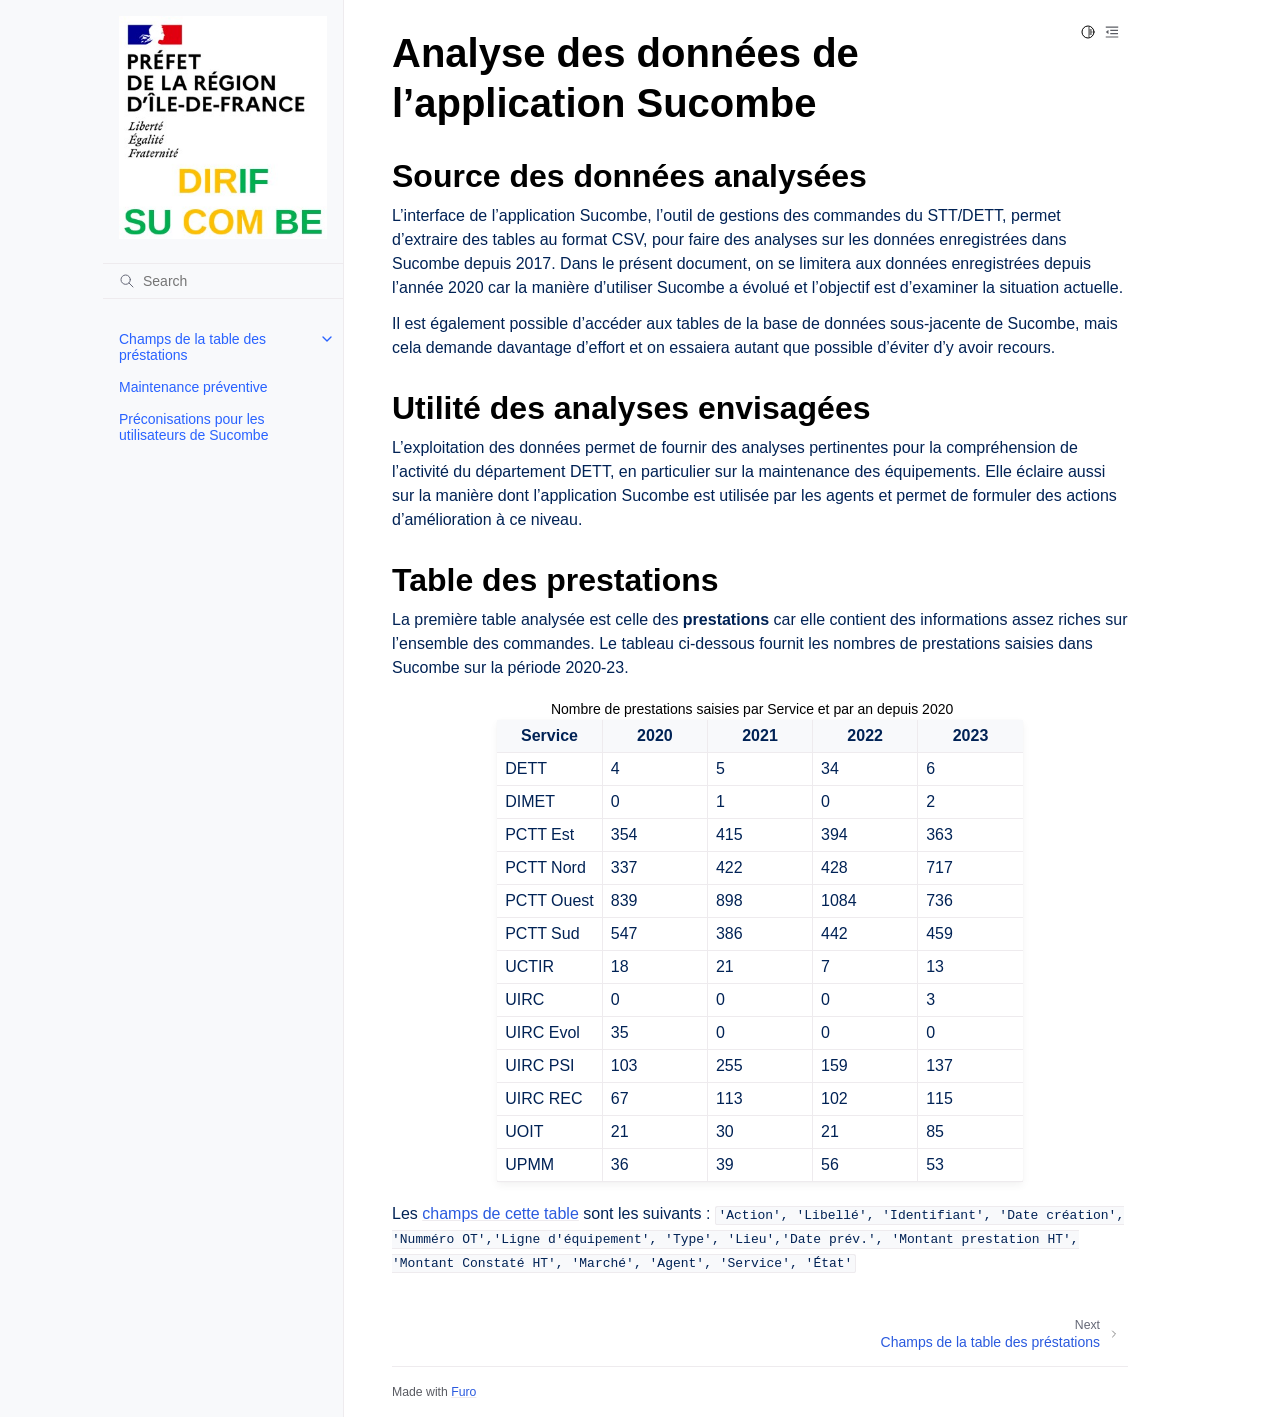
<file: index.html>
<!doctype html>
<html class="no-js" lang="en" data-content_root="./">
  <head><meta charset="utf-8"/>
    <meta name="viewport" content="width=device-width,initial-scale=1"/>
    <meta name="color-scheme" content="light dark"><meta name="viewport" content="width=device-width, initial-scale=1" />
<link rel="index" title="Index" href="genindex.html" /><link rel="search" title="Search" href="search.html" /><link rel="next" title="Champs de la table des préstations" href="champsPresta.html" />

    <link rel="shortcut icon" href="https://storage.googleapis.com/idf-congestion/favicon.ico"/><!-- Generated with Sphinx 7.2.6 and Furo 2024.01.29 -->
        <title>doc Sucombe documentation</title>
      <link rel="stylesheet" type="text/css" href="_static/pygments.css?v=a746c00c" />
    <link rel="stylesheet" type="text/css" href="_static/styles/furo.css?v=135e06be" />
    <link rel="stylesheet" type="text/css" href="_static/styles/furo-extensions.css?v=36a5483c" />
    <link rel="stylesheet" type="text/css" href="_static/css/custom.css?v=e246c73d" />
    
    


<style>
  body {
    --color-code-background: #f8f8f8;
  --color-code-foreground: black;
  
  }
  @media not print {
    body[data-theme="dark"] {
      --color-code-background: #202020;
  --color-code-foreground: #d0d0d0;
  
    }
    @media (prefers-color-scheme: dark) {
      body:not([data-theme="light"]) {
        --color-code-background: #202020;
  --color-code-foreground: #d0d0d0;
  
      }
    }
  }
</style></head>
  <body>
    
    <script>
      document.body.dataset.theme = localStorage.getItem("theme") || "auto";
    </script>
    

<svg xmlns="http://www.w3.org/2000/svg" style="display: none;">
  <symbol id="svg-toc" viewBox="0 0 24 24">
    <title>Contents</title>
    <svg stroke="currentColor" fill="currentColor" stroke-width="0" viewBox="0 0 1024 1024">
      <path d="M408 442h480c4.4 0 8-3.6 8-8v-56c0-4.4-3.6-8-8-8H408c-4.4 0-8 3.6-8 8v56c0 4.4 3.6 8 8 8zm-8 204c0 4.4 3.6 8 8 8h480c4.4 0 8-3.6 8-8v-56c0-4.4-3.6-8-8-8H408c-4.4 0-8 3.6-8 8v56zm504-486H120c-4.4 0-8 3.6-8 8v56c0 4.4 3.6 8 8 8h784c4.4 0 8-3.6 8-8v-56c0-4.4-3.6-8-8-8zm0 632H120c-4.4 0-8 3.6-8 8v56c0 4.4 3.6 8 8 8h784c4.4 0 8-3.6 8-8v-56c0-4.4-3.6-8-8-8zM115.4 518.9L271.7 642c5.8 4.6 14.4.5 14.4-6.9V388.9c0-7.4-8.5-11.5-14.4-6.9L115.4 505.1a8.74 8.74 0 0 0 0 13.8z"/>
    </svg>
  </symbol>
  <symbol id="svg-menu" viewBox="0 0 24 24">
    <title>Menu</title>
    <svg xmlns="http://www.w3.org/2000/svg" viewBox="0 0 24 24" fill="none" stroke="currentColor"
      stroke-width="2" stroke-linecap="round" stroke-linejoin="round" class="feather-menu">
      <line x1="3" y1="12" x2="21" y2="12"></line>
      <line x1="3" y1="6" x2="21" y2="6"></line>
      <line x1="3" y1="18" x2="21" y2="18"></line>
    </svg>
  </symbol>
  <symbol id="svg-arrow-right" viewBox="0 0 24 24">
    <title>Expand</title>
    <svg xmlns="http://www.w3.org/2000/svg" viewBox="0 0 24 24" fill="none" stroke="currentColor"
      stroke-width="2" stroke-linecap="round" stroke-linejoin="round" class="feather-chevron-right">
      <polyline points="9 18 15 12 9 6"></polyline>
    </svg>
  </symbol>
  <symbol id="svg-sun" viewBox="0 0 24 24">
    <title>Light mode</title>
    <svg xmlns="http://www.w3.org/2000/svg" viewBox="0 0 24 24" fill="none" stroke="currentColor"
      stroke-width="1.5" stroke-linecap="round" stroke-linejoin="round" class="feather-sun">
      <circle cx="12" cy="12" r="5"></circle>
      <line x1="12" y1="1" x2="12" y2="3"></line>
      <line x1="12" y1="21" x2="12" y2="23"></line>
      <line x1="4.22" y1="4.22" x2="5.64" y2="5.64"></line>
      <line x1="18.36" y1="18.36" x2="19.78" y2="19.78"></line>
      <line x1="1" y1="12" x2="3" y2="12"></line>
      <line x1="21" y1="12" x2="23" y2="12"></line>
      <line x1="4.22" y1="19.78" x2="5.64" y2="18.36"></line>
      <line x1="18.36" y1="5.64" x2="19.78" y2="4.22"></line>
    </svg>
  </symbol>
  <symbol id="svg-moon" viewBox="0 0 24 24">
    <title>Dark mode</title>
    <svg xmlns="http://www.w3.org/2000/svg" viewBox="0 0 24 24" fill="none" stroke="currentColor"
      stroke-width="1.5" stroke-linecap="round" stroke-linejoin="round" class="icon-tabler-moon">
      <path stroke="none" d="M0 0h24v24H0z" fill="none" />
      <path d="M12 3c.132 0 .263 0 .393 0a7.5 7.5 0 0 0 7.92 12.446a9 9 0 1 1 -8.313 -12.454z" />
    </svg>
  </symbol>
  <symbol id="svg-sun-half" viewBox="0 0 24 24">
    <title>Auto light/dark mode</title>
    <svg xmlns="http://www.w3.org/2000/svg" viewBox="0 0 24 24" fill="none" stroke="currentColor"
      stroke-width="1.5" stroke-linecap="round" stroke-linejoin="round" class="icon-tabler-shadow">
      <path stroke="none" d="M0 0h24v24H0z" fill="none"/>
      <circle cx="12" cy="12" r="9" />
      <path d="M13 12h5" />
      <path d="M13 15h4" />
      <path d="M13 18h1" />
      <path d="M13 9h4" />
      <path d="M13 6h1" />
    </svg>
  </symbol>
</svg>

<input type="checkbox" class="sidebar-toggle" name="__navigation" id="__navigation">
<input type="checkbox" class="sidebar-toggle" name="__toc" id="__toc">
<label class="overlay sidebar-overlay" for="__navigation">
  <div class="visually-hidden">Hide navigation sidebar</div>
</label>
<label class="overlay toc-overlay" for="__toc">
  <div class="visually-hidden">Hide table of contents sidebar</div>
</label>



<div class="page">
  <header class="mobile-header">
    <div class="header-left">
      <label class="nav-overlay-icon" for="__navigation">
        <div class="visually-hidden">Toggle site navigation sidebar</div>
        <i class="icon"><svg><use href="#svg-menu"></use></svg></i>
      </label>
    </div>
    <div class="header-center">
      <a href="#"><div class="brand">doc Sucombe  documentation</div></a>
    </div>
    <div class="header-right">
      <div class="theme-toggle-container theme-toggle-header">
        <button class="theme-toggle">
          <div class="visually-hidden">Toggle Light / Dark / Auto color theme</div>
          <svg class="theme-icon-when-auto"><use href="#svg-sun-half"></use></svg>
          <svg class="theme-icon-when-dark"><use href="#svg-moon"></use></svg>
          <svg class="theme-icon-when-light"><use href="#svg-sun"></use></svg>
        </button>
      </div>
      <label class="toc-overlay-icon toc-header-icon" for="__toc">
        <div class="visually-hidden">Toggle table of contents sidebar</div>
        <i class="icon"><svg><use href="#svg-toc"></use></svg></i>
      </label>
    </div>
  </header>
  <aside class="sidebar-drawer">
    <div class="sidebar-container">
      
      <div class="sidebar-sticky"><a class="sidebar-brand" href="#">
  
  <div class="sidebar-logo-container">
    <img class="sidebar-logo only-light" src="_static/logoSucombe.jpg" alt="Light Logo"/>
    <img class="sidebar-logo only-dark" src="_static/logoSucombe.jpg" alt="Dark Logo"/>
  </div>
  
  
</a><form class="sidebar-search-container" method="get" action="search.html" role="search">
  <input class="sidebar-search" placeholder="Search" name="q" aria-label="Search">
  <input type="hidden" name="check_keywords" value="yes">
  <input type="hidden" name="area" value="default">
</form>
<div id="searchbox"></div><div class="sidebar-scroll"><div class="sidebar-tree">
  <ul>
<li class="toctree-l1 has-children"><a class="reference internal" href="champsPresta.html">Champs de la table des préstations</a><input class="toctree-checkbox" id="toctree-checkbox-1" name="toctree-checkbox-1" role="switch" type="checkbox"/><label for="toctree-checkbox-1"><div class="visually-hidden">Toggle navigation of Champs de la table des préstations</div><i class="icon"><svg><use href="#svg-arrow-right"></use></svg></i></label><ul>
<li class="toctree-l2"><a class="reference internal" href="cp1_libelle.html">Libellé de la prestation</a></li>
<li class="toctree-l2"><a class="reference internal" href="cp2_id.html">Identifiant de la prestation</a></li>
<li class="toctree-l2"><a class="reference internal" href="cp28_numOT.html">Numéro d’OT</a></li>
<li class="toctree-l2"><a class="reference internal" href="cp3_lgnEq.html">Ligne d’équipements</a></li>
<li class="toctree-l2"><a class="reference internal" href="cp4_type.html">Type de la prestation</a></li>
<li class="toctree-l2"><a class="reference internal" href="cp5_lieu.html">Lieu</a></li>
<li class="toctree-l2"><a class="reference internal" href="cp6_marche.html">Marché</a></li>
<li class="toctree-l2"><a class="reference internal" href="cp7_service.html">Service</a></li>
</ul>
</li>
<li class="toctree-l1"><a class="reference internal" href="preventifs.html">Maintenance préventive</a></li>
<li class="toctree-l1"><a class="reference internal" href="preconisations.html">Préconisations pour les utilisateurs de Sucombe</a></li>
</ul>

</div>
</div>

      </div>
      
    </div>
  </aside>
  <div class="main">
    <div class="content">
      <div class="article-container">
        <a href="#" class="back-to-top muted-link">
          <svg xmlns="http://www.w3.org/2000/svg" viewBox="0 0 24 24">
            <path d="M13 20h-2V8l-5.5 5.5-1.42-1.42L12 4.16l7.92 7.92-1.42 1.42L13 8v12z"></path>
          </svg>
          <span>Back to top</span>
        </a>
        <div class="content-icon-container">
          
<div class="theme-toggle-container theme-toggle-content">
            <button class="theme-toggle">
              <div class="visually-hidden">Toggle Light / Dark / Auto color theme</div>
              <svg class="theme-icon-when-auto"><use href="#svg-sun-half"></use></svg>
              <svg class="theme-icon-when-dark"><use href="#svg-moon"></use></svg>
              <svg class="theme-icon-when-light"><use href="#svg-sun"></use></svg>
            </button>
          </div>
          <label class="toc-overlay-icon toc-content-icon" for="__toc">
            <div class="visually-hidden">Toggle table of contents sidebar</div>
            <i class="icon"><svg><use href="#svg-toc"></use></svg></i>
          </label>
        </div>
        <article role="main">
          <section id="analyse-des-donnees-de-l-application-sucombe">
<h1>Analyse des données de l’application Sucombe<a class="headerlink" href="#analyse-des-donnees-de-l-application-sucombe" title="Link to this heading">#</a></h1>
<div class="toctree-wrapper compound">
</div>
<section id="source-des-donnees-analysees">
<h2>Source des données analysées<a class="headerlink" href="#source-des-donnees-analysees" title="Link to this heading">#</a></h2>
<p>L’interface de l’application Sucombe, l’outil de gestions des commandes du STT/DETT, permet d’extraire des tables au format CSV, pour faire des analyses sur les données enregistrées dans Sucombe depuis 2017.
Dans le présent document, on se limitera aux données enregistrées depuis l’année 2020 car la manière d’utiliser Sucombe a évolué et l’objectif est d’examiner la situation actuelle.</p>
<p>Il est également possible d’accéder aux tables de la base de données sous-jacente de Sucombe, mais cela demande davantage d’effort et on essaiera autant que possible d’éviter d’y avoir recours.</p>
</section>
<section id="utilite-des-analyses-envisagees">
<h2>Utilité des analyses envisagées<a class="headerlink" href="#utilite-des-analyses-envisagees" title="Link to this heading">#</a></h2>
<p>L’exploitation des données permet de fournir des analyses pertinentes pour la compréhension de l’activité du département DETT, en particulier sur la maintenance des équipements.
Elle éclaire aussi sur la manière dont l’application Sucombe est utilisée par les agents et permet de formuler des actions d’amélioration à ce niveau.</p>
</section>
<section id="table-des-prestations">
<h2>Table des prestations<a class="headerlink" href="#table-des-prestations" title="Link to this heading">#</a></h2>
<p>La première table analysée est celle des <strong>prestations</strong> car elle contient des informations assez riches sur l’ensemble des commandes.
Le tableau ci-dessous fournit les nombres de prestations saisies dans Sucombe sur la période 2020-23.</p>
<div class="table-wrapper colwidths-given docutils container" id="id1">
<table class="docutils align-default" id="id1">
<caption><span class="caption-text">Nombre de prestations saisies par Service et par an depuis 2020</span><a class="headerlink" href="#id1" title="Link to this table">#</a></caption>
<colgroup>
<col style="width: 20.0%" />
<col style="width: 20.0%" />
<col style="width: 20.0%" />
<col style="width: 20.0%" />
<col style="width: 20.0%" />
</colgroup>
<thead>
<tr class="row-odd"><th class="head"><p>Service</p></th>
<th class="head"><p>2020</p></th>
<th class="head"><p>2021</p></th>
<th class="head"><p>2022</p></th>
<th class="head"><p>2023</p></th>
</tr>
</thead>
<tbody>
<tr class="row-even"><td><p>DETT</p></td>
<td><p>4</p></td>
<td><p>5</p></td>
<td><p>34</p></td>
<td><p>6</p></td>
</tr>
<tr class="row-odd"><td><p>DIMET</p></td>
<td><p>0</p></td>
<td><p>1</p></td>
<td><p>0</p></td>
<td><p>2</p></td>
</tr>
<tr class="row-even"><td><p>PCTT Est</p></td>
<td><p>354</p></td>
<td><p>415</p></td>
<td><p>394</p></td>
<td><p>363</p></td>
</tr>
<tr class="row-odd"><td><p>PCTT Nord</p></td>
<td><p>337</p></td>
<td><p>422</p></td>
<td><p>428</p></td>
<td><p>717</p></td>
</tr>
<tr class="row-even"><td><p>PCTT Ouest</p></td>
<td><p>839</p></td>
<td><p>898</p></td>
<td><p>1084</p></td>
<td><p>736</p></td>
</tr>
<tr class="row-odd"><td><p>PCTT Sud</p></td>
<td><p>547</p></td>
<td><p>386</p></td>
<td><p>442</p></td>
<td><p>459</p></td>
</tr>
<tr class="row-even"><td><p>UCTIR</p></td>
<td><p>18</p></td>
<td><p>21</p></td>
<td><p>7</p></td>
<td><p>13</p></td>
</tr>
<tr class="row-odd"><td><p>UIRC</p></td>
<td><p>0</p></td>
<td><p>0</p></td>
<td><p>0</p></td>
<td><p>3</p></td>
</tr>
<tr class="row-even"><td><p>UIRC Evol</p></td>
<td><p>35</p></td>
<td><p>0</p></td>
<td><p>0</p></td>
<td><p>0</p></td>
</tr>
<tr class="row-odd"><td><p>UIRC PSI</p></td>
<td><p>103</p></td>
<td><p>255</p></td>
<td><p>159</p></td>
<td><p>137</p></td>
</tr>
<tr class="row-even"><td><p>UIRC REC</p></td>
<td><p>67</p></td>
<td><p>113</p></td>
<td><p>102</p></td>
<td><p>115</p></td>
</tr>
<tr class="row-odd"><td><p>UOIT</p></td>
<td><p>21</p></td>
<td><p>30</p></td>
<td><p>21</p></td>
<td><p>85</p></td>
</tr>
<tr class="row-even"><td><p>UPMM</p></td>
<td><p>36</p></td>
<td><p>39</p></td>
<td><p>56</p></td>
<td><p>53</p></td>
</tr>
</tbody>
</table>
</div>
<p>Les <a class="reference internal" href="champsPresta.html"><span class="doc">champs de cette table</span></a> sont les suivants :
<code class="docutils literal notranslate"><span class="pre">'Action',</span> <span class="pre">'Libellé',</span> <span class="pre">'Identifiant',</span> <span class="pre">'Date</span> <span class="pre">création',</span> <span class="pre">'Numméro</span> <span class="pre">OT','Ligne</span> <span class="pre">d'équipement',</span> <span class="pre">'Type',</span> <span class="pre">'Lieu','Date</span> <span class="pre">prév.',</span>
<span class="pre">'Montant</span> <span class="pre">prestation</span> <span class="pre">HT',</span> <span class="pre">'Montant</span> <span class="pre">Constaté</span> <span class="pre">HT',</span> <span class="pre">'Marché',</span> <span class="pre">'Agent',</span> <span class="pre">'Service',</span> <span class="pre">'État'</span></code></p>
</section>
</section>

        </article>
      </div>
      <footer>
        
        <div class="related-pages">
          <a class="next-page" href="champsPresta.html">
              <div class="page-info">
                <div class="context">
                  <span>Next</span>
                </div>
                <div class="title">Champs de la table des préstations</div>
              </div>
              <svg class="furo-related-icon"><use href="#svg-arrow-right"></use></svg>
            </a>
          
        </div>
        <div class="bottom-of-page">
          <div class="left-details">
            Made with 
            <a href="https://github.com/pradyunsg/furo">Furo</a>
            
          </div>
          <div class="right-details">
            
          </div>
        </div>
        
      </footer>
    </div>
    <aside class="toc-drawer">
      
      
      <div class="toc-sticky toc-scroll">
        <div class="toc-title-container">
          <span class="toc-title">
            On this page
          </span>
        </div>
        <div class="toc-tree-container">
          <div class="toc-tree">
            <ul>
<li><a class="reference internal" href="#">Analyse des données de l’application Sucombe</a><ul>
<li><a class="reference internal" href="#source-des-donnees-analysees">Source des données analysées</a></li>
<li><a class="reference internal" href="#utilite-des-analyses-envisagees">Utilité des analyses envisagées</a></li>
<li><a class="reference internal" href="#table-des-prestations">Table des prestations</a></li>
</ul>
</li>
</ul>

          </div>
        </div>
      </div>
      
      
    </aside>
  </div>
</div><script src="_static/documentation_options.js?v=5929fcd5"></script>
    <script src="_static/doctools.js?v=888ff710"></script>
    <script src="_static/sphinx_highlight.js?v=dc90522c"></script>
    <script src="_static/scripts/furo.js?v=32e29ea5"></script>
    </body>
</html>
</file>
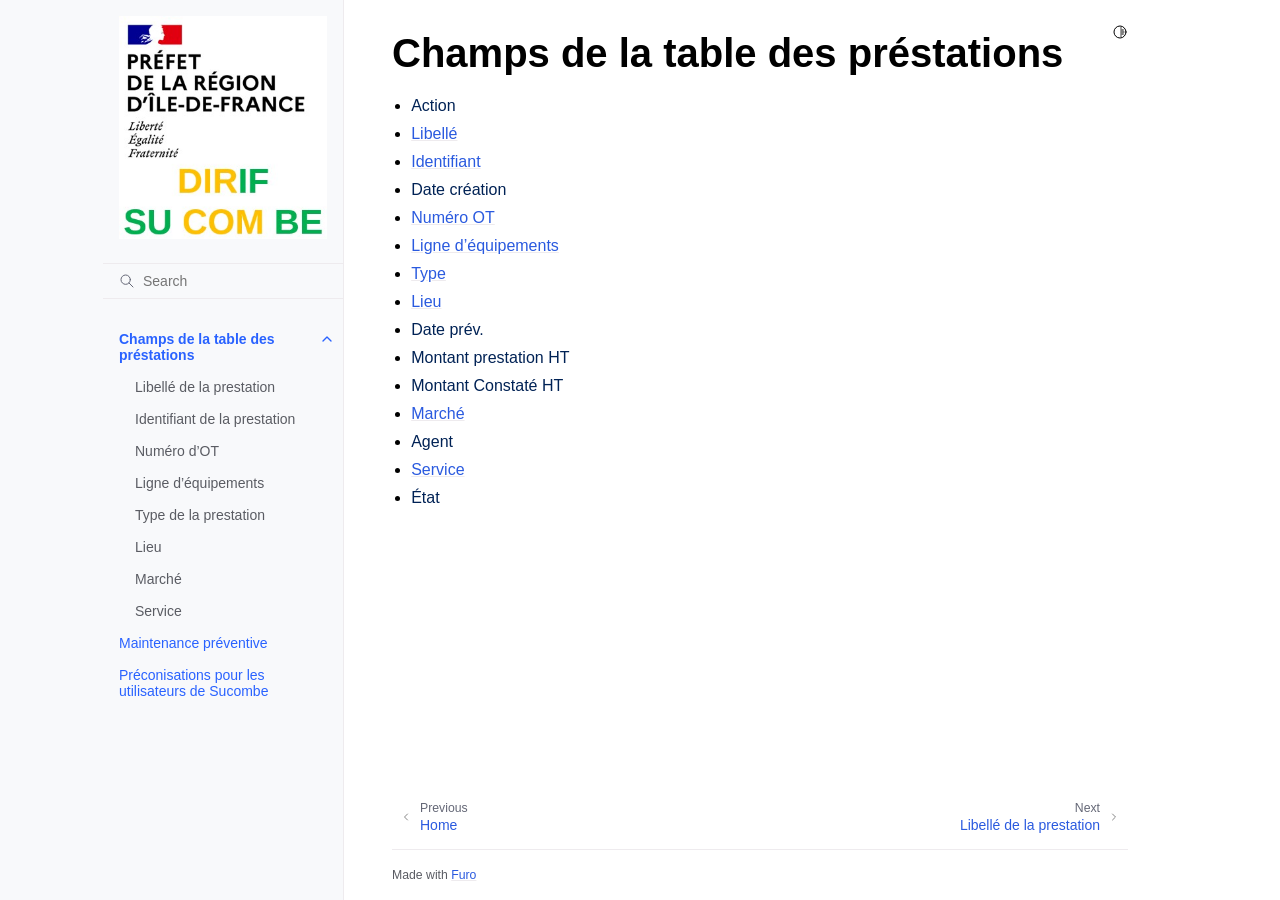
<file: champsPresta.html>
<!doctype html>
<html class="no-js" lang="en" data-content_root="./">
  <head><meta charset="utf-8"/>
    <meta name="viewport" content="width=device-width,initial-scale=1"/>
    <meta name="color-scheme" content="light dark"><meta name="viewport" content="width=device-width, initial-scale=1" />
<link rel="index" title="Index" href="genindex.html" /><link rel="search" title="Search" href="search.html" /><link rel="next" title="Libellé de la prestation" href="cp1_libelle.html" /><link rel="prev" title="Analyse des données de l’application Sucombe" href="index.html" />

    <link rel="shortcut icon" href="https://storage.googleapis.com/idf-congestion/favicon.ico"/><!-- Generated with Sphinx 7.2.6 and Furo 2024.01.29 -->
        <title>Champs de la table des préstations - doc Sucombe documentation</title>
      <link rel="stylesheet" type="text/css" href="_static/pygments.css?v=a746c00c" />
    <link rel="stylesheet" type="text/css" href="_static/styles/furo.css?v=135e06be" />
    <link rel="stylesheet" type="text/css" href="_static/styles/furo-extensions.css?v=36a5483c" />
    <link rel="stylesheet" type="text/css" href="_static/css/custom.css?v=e246c73d" />
    
    


<style>
  body {
    --color-code-background: #f8f8f8;
  --color-code-foreground: black;
  
  }
  @media not print {
    body[data-theme="dark"] {
      --color-code-background: #202020;
  --color-code-foreground: #d0d0d0;
  
    }
    @media (prefers-color-scheme: dark) {
      body:not([data-theme="light"]) {
        --color-code-background: #202020;
  --color-code-foreground: #d0d0d0;
  
      }
    }
  }
</style></head>
  <body>
    
    <script>
      document.body.dataset.theme = localStorage.getItem("theme") || "auto";
    </script>
    

<svg xmlns="http://www.w3.org/2000/svg" style="display: none;">
  <symbol id="svg-toc" viewBox="0 0 24 24">
    <title>Contents</title>
    <svg stroke="currentColor" fill="currentColor" stroke-width="0" viewBox="0 0 1024 1024">
      <path d="M408 442h480c4.4 0 8-3.6 8-8v-56c0-4.4-3.6-8-8-8H408c-4.4 0-8 3.6-8 8v56c0 4.4 3.6 8 8 8zm-8 204c0 4.4 3.6 8 8 8h480c4.4 0 8-3.6 8-8v-56c0-4.4-3.6-8-8-8H408c-4.4 0-8 3.6-8 8v56zm504-486H120c-4.4 0-8 3.6-8 8v56c0 4.4 3.6 8 8 8h784c4.4 0 8-3.6 8-8v-56c0-4.4-3.6-8-8-8zm0 632H120c-4.4 0-8 3.6-8 8v56c0 4.4 3.6 8 8 8h784c4.4 0 8-3.6 8-8v-56c0-4.4-3.6-8-8-8zM115.4 518.9L271.7 642c5.8 4.6 14.4.5 14.4-6.9V388.9c0-7.4-8.5-11.5-14.4-6.9L115.4 505.1a8.74 8.74 0 0 0 0 13.8z"/>
    </svg>
  </symbol>
  <symbol id="svg-menu" viewBox="0 0 24 24">
    <title>Menu</title>
    <svg xmlns="http://www.w3.org/2000/svg" viewBox="0 0 24 24" fill="none" stroke="currentColor"
      stroke-width="2" stroke-linecap="round" stroke-linejoin="round" class="feather-menu">
      <line x1="3" y1="12" x2="21" y2="12"></line>
      <line x1="3" y1="6" x2="21" y2="6"></line>
      <line x1="3" y1="18" x2="21" y2="18"></line>
    </svg>
  </symbol>
  <symbol id="svg-arrow-right" viewBox="0 0 24 24">
    <title>Expand</title>
    <svg xmlns="http://www.w3.org/2000/svg" viewBox="0 0 24 24" fill="none" stroke="currentColor"
      stroke-width="2" stroke-linecap="round" stroke-linejoin="round" class="feather-chevron-right">
      <polyline points="9 18 15 12 9 6"></polyline>
    </svg>
  </symbol>
  <symbol id="svg-sun" viewBox="0 0 24 24">
    <title>Light mode</title>
    <svg xmlns="http://www.w3.org/2000/svg" viewBox="0 0 24 24" fill="none" stroke="currentColor"
      stroke-width="1.5" stroke-linecap="round" stroke-linejoin="round" class="feather-sun">
      <circle cx="12" cy="12" r="5"></circle>
      <line x1="12" y1="1" x2="12" y2="3"></line>
      <line x1="12" y1="21" x2="12" y2="23"></line>
      <line x1="4.22" y1="4.22" x2="5.64" y2="5.64"></line>
      <line x1="18.36" y1="18.36" x2="19.78" y2="19.78"></line>
      <line x1="1" y1="12" x2="3" y2="12"></line>
      <line x1="21" y1="12" x2="23" y2="12"></line>
      <line x1="4.22" y1="19.78" x2="5.64" y2="18.36"></line>
      <line x1="18.36" y1="5.64" x2="19.78" y2="4.22"></line>
    </svg>
  </symbol>
  <symbol id="svg-moon" viewBox="0 0 24 24">
    <title>Dark mode</title>
    <svg xmlns="http://www.w3.org/2000/svg" viewBox="0 0 24 24" fill="none" stroke="currentColor"
      stroke-width="1.5" stroke-linecap="round" stroke-linejoin="round" class="icon-tabler-moon">
      <path stroke="none" d="M0 0h24v24H0z" fill="none" />
      <path d="M12 3c.132 0 .263 0 .393 0a7.5 7.5 0 0 0 7.92 12.446a9 9 0 1 1 -8.313 -12.454z" />
    </svg>
  </symbol>
  <symbol id="svg-sun-half" viewBox="0 0 24 24">
    <title>Auto light/dark mode</title>
    <svg xmlns="http://www.w3.org/2000/svg" viewBox="0 0 24 24" fill="none" stroke="currentColor"
      stroke-width="1.5" stroke-linecap="round" stroke-linejoin="round" class="icon-tabler-shadow">
      <path stroke="none" d="M0 0h24v24H0z" fill="none"/>
      <circle cx="12" cy="12" r="9" />
      <path d="M13 12h5" />
      <path d="M13 15h4" />
      <path d="M13 18h1" />
      <path d="M13 9h4" />
      <path d="M13 6h1" />
    </svg>
  </symbol>
</svg>

<input type="checkbox" class="sidebar-toggle" name="__navigation" id="__navigation">
<input type="checkbox" class="sidebar-toggle" name="__toc" id="__toc">
<label class="overlay sidebar-overlay" for="__navigation">
  <div class="visually-hidden">Hide navigation sidebar</div>
</label>
<label class="overlay toc-overlay" for="__toc">
  <div class="visually-hidden">Hide table of contents sidebar</div>
</label>



<div class="page">
  <header class="mobile-header">
    <div class="header-left">
      <label class="nav-overlay-icon" for="__navigation">
        <div class="visually-hidden">Toggle site navigation sidebar</div>
        <i class="icon"><svg><use href="#svg-menu"></use></svg></i>
      </label>
    </div>
    <div class="header-center">
      <a href="index.html"><div class="brand">doc Sucombe  documentation</div></a>
    </div>
    <div class="header-right">
      <div class="theme-toggle-container theme-toggle-header">
        <button class="theme-toggle">
          <div class="visually-hidden">Toggle Light / Dark / Auto color theme</div>
          <svg class="theme-icon-when-auto"><use href="#svg-sun-half"></use></svg>
          <svg class="theme-icon-when-dark"><use href="#svg-moon"></use></svg>
          <svg class="theme-icon-when-light"><use href="#svg-sun"></use></svg>
        </button>
      </div>
      <label class="toc-overlay-icon toc-header-icon no-toc" for="__toc">
        <div class="visually-hidden">Toggle table of contents sidebar</div>
        <i class="icon"><svg><use href="#svg-toc"></use></svg></i>
      </label>
    </div>
  </header>
  <aside class="sidebar-drawer">
    <div class="sidebar-container">
      
      <div class="sidebar-sticky"><a class="sidebar-brand" href="index.html">
  
  <div class="sidebar-logo-container">
    <img class="sidebar-logo only-light" src="_static/logoSucombe.jpg" alt="Light Logo"/>
    <img class="sidebar-logo only-dark" src="_static/logoSucombe.jpg" alt="Dark Logo"/>
  </div>
  
  
</a><form class="sidebar-search-container" method="get" action="search.html" role="search">
  <input class="sidebar-search" placeholder="Search" name="q" aria-label="Search">
  <input type="hidden" name="check_keywords" value="yes">
  <input type="hidden" name="area" value="default">
</form>
<div id="searchbox"></div><div class="sidebar-scroll"><div class="sidebar-tree">
  <ul class="current">
<li class="toctree-l1 current has-children current-page"><a class="current reference internal" href="#">Champs de la table des préstations</a><input checked="" class="toctree-checkbox" id="toctree-checkbox-1" name="toctree-checkbox-1" role="switch" type="checkbox"/><label for="toctree-checkbox-1"><div class="visually-hidden">Toggle navigation of Champs de la table des préstations</div><i class="icon"><svg><use href="#svg-arrow-right"></use></svg></i></label><ul>
<li class="toctree-l2"><a class="reference internal" href="cp1_libelle.html">Libellé de la prestation</a></li>
<li class="toctree-l2"><a class="reference internal" href="cp2_id.html">Identifiant de la prestation</a></li>
<li class="toctree-l2"><a class="reference internal" href="cp28_numOT.html">Numéro d’OT</a></li>
<li class="toctree-l2"><a class="reference internal" href="cp3_lgnEq.html">Ligne d’équipements</a></li>
<li class="toctree-l2"><a class="reference internal" href="cp4_type.html">Type de la prestation</a></li>
<li class="toctree-l2"><a class="reference internal" href="cp5_lieu.html">Lieu</a></li>
<li class="toctree-l2"><a class="reference internal" href="cp6_marche.html">Marché</a></li>
<li class="toctree-l2"><a class="reference internal" href="cp7_service.html">Service</a></li>
</ul>
</li>
<li class="toctree-l1"><a class="reference internal" href="preventifs.html">Maintenance préventive</a></li>
<li class="toctree-l1"><a class="reference internal" href="preconisations.html">Préconisations pour les utilisateurs de Sucombe</a></li>
</ul>

</div>
</div>

      </div>
      
    </div>
  </aside>
  <div class="main">
    <div class="content">
      <div class="article-container">
        <a href="#" class="back-to-top muted-link">
          <svg xmlns="http://www.w3.org/2000/svg" viewBox="0 0 24 24">
            <path d="M13 20h-2V8l-5.5 5.5-1.42-1.42L12 4.16l7.92 7.92-1.42 1.42L13 8v12z"></path>
          </svg>
          <span>Back to top</span>
        </a>
        <div class="content-icon-container">
          
<div class="theme-toggle-container theme-toggle-content">
            <button class="theme-toggle">
              <div class="visually-hidden">Toggle Light / Dark / Auto color theme</div>
              <svg class="theme-icon-when-auto"><use href="#svg-sun-half"></use></svg>
              <svg class="theme-icon-when-dark"><use href="#svg-moon"></use></svg>
              <svg class="theme-icon-when-light"><use href="#svg-sun"></use></svg>
            </button>
          </div>
          <label class="toc-overlay-icon toc-content-icon no-toc" for="__toc">
            <div class="visually-hidden">Toggle table of contents sidebar</div>
            <i class="icon"><svg><use href="#svg-toc"></use></svg></i>
          </label>
        </div>
        <article role="main">
          <section id="champs-de-la-table-des-prestations">
<h1>Champs de la table des préstations<a class="headerlink" href="#champs-de-la-table-des-prestations" title="Link to this heading">#</a></h1>
<div class="toctree-wrapper compound">
</div>
<ul class="simple">
<li><p>Action</p></li>
<li><p><a class="reference internal" href="cp1_libelle.html"><span class="doc">Libellé</span></a></p></li>
<li><p><a class="reference internal" href="cp2_id.html"><span class="doc">Identifiant</span></a></p></li>
<li><p>Date création</p></li>
<li><p><a class="reference internal" href="cp28_numOT.html"><span class="doc">Numéro OT</span></a></p></li>
<li><p><a class="reference internal" href="cp3_lgnEq.html"><span class="doc">Ligne d’équipements</span></a></p></li>
<li><p><a class="reference internal" href="cp4_type.html"><span class="doc">Type</span></a></p></li>
<li><p><a class="reference internal" href="cp5_lieu.html"><span class="doc">Lieu</span></a></p></li>
<li><p>Date prév.</p></li>
<li><p>Montant prestation HT</p></li>
<li><p>Montant Constaté HT</p></li>
<li><p><a class="reference internal" href="cp6_marche.html"><span class="doc">Marché</span></a></p></li>
<li><p>Agent</p></li>
<li><p><a class="reference internal" href="cp7_service.html"><span class="doc">Service</span></a></p></li>
<li><p>État</p></li>
</ul>
</section>

        </article>
      </div>
      <footer>
        
        <div class="related-pages">
          <a class="next-page" href="cp1_libelle.html">
              <div class="page-info">
                <div class="context">
                  <span>Next</span>
                </div>
                <div class="title">Libellé de la prestation</div>
              </div>
              <svg class="furo-related-icon"><use href="#svg-arrow-right"></use></svg>
            </a>
          <a class="prev-page" href="index.html">
              <svg class="furo-related-icon"><use href="#svg-arrow-right"></use></svg>
              <div class="page-info">
                <div class="context">
                  <span>Previous</span>
                </div>
                
                <div class="title">Home</div>
                
              </div>
            </a>
        </div>
        <div class="bottom-of-page">
          <div class="left-details">
            Made with 
            <a href="https://github.com/pradyunsg/furo">Furo</a>
            
          </div>
          <div class="right-details">
            
          </div>
        </div>
        
      </footer>
    </div>
    <aside class="toc-drawer no-toc">
      
      
      
    </aside>
  </div>
</div><script src="_static/documentation_options.js?v=5929fcd5"></script>
    <script src="_static/doctools.js?v=888ff710"></script>
    <script src="_static/sphinx_highlight.js?v=dc90522c"></script>
    <script src="_static/scripts/furo.js?v=32e29ea5"></script>
    </body>
</html>
</file>
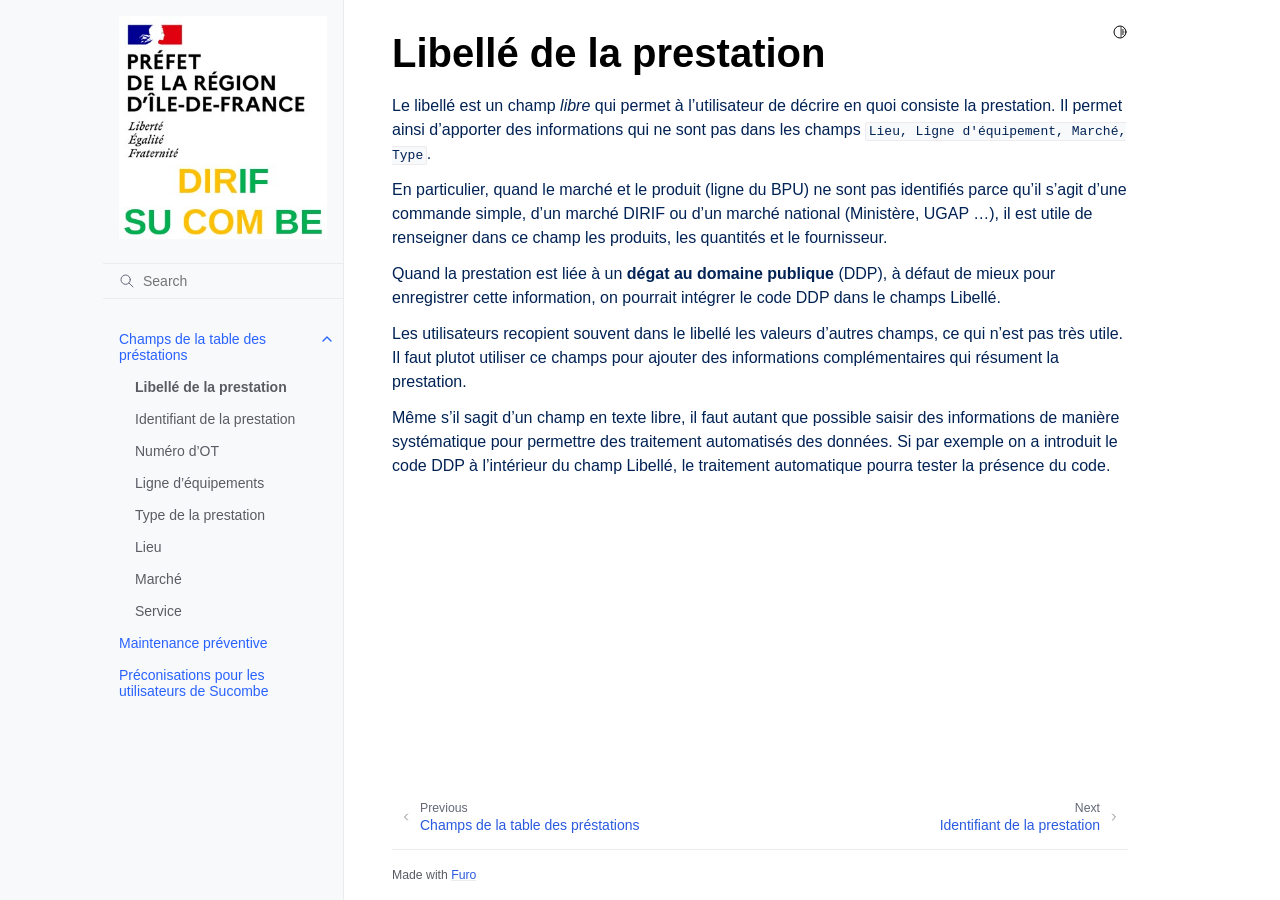
<file: cp1_libelle.html>
<!doctype html>
<html class="no-js" lang="en" data-content_root="./">
  <head><meta charset="utf-8"/>
    <meta name="viewport" content="width=device-width,initial-scale=1"/>
    <meta name="color-scheme" content="light dark"><meta name="viewport" content="width=device-width, initial-scale=1" />
<link rel="index" title="Index" href="genindex.html" /><link rel="search" title="Search" href="search.html" /><link rel="next" title="Identifiant de la prestation" href="cp2_id.html" /><link rel="prev" title="Champs de la table des préstations" href="champsPresta.html" />

    <link rel="shortcut icon" href="https://storage.googleapis.com/idf-congestion/favicon.ico"/><!-- Generated with Sphinx 7.2.6 and Furo 2024.01.29 -->
        <title>Libellé de la prestation - doc Sucombe documentation</title>
      <link rel="stylesheet" type="text/css" href="_static/pygments.css?v=a746c00c" />
    <link rel="stylesheet" type="text/css" href="_static/styles/furo.css?v=135e06be" />
    <link rel="stylesheet" type="text/css" href="_static/styles/furo-extensions.css?v=36a5483c" />
    <link rel="stylesheet" type="text/css" href="_static/css/custom.css?v=e246c73d" />
    
    


<style>
  body {
    --color-code-background: #f8f8f8;
  --color-code-foreground: black;
  
  }
  @media not print {
    body[data-theme="dark"] {
      --color-code-background: #202020;
  --color-code-foreground: #d0d0d0;
  
    }
    @media (prefers-color-scheme: dark) {
      body:not([data-theme="light"]) {
        --color-code-background: #202020;
  --color-code-foreground: #d0d0d0;
  
      }
    }
  }
</style></head>
  <body>
    
    <script>
      document.body.dataset.theme = localStorage.getItem("theme") || "auto";
    </script>
    

<svg xmlns="http://www.w3.org/2000/svg" style="display: none;">
  <symbol id="svg-toc" viewBox="0 0 24 24">
    <title>Contents</title>
    <svg stroke="currentColor" fill="currentColor" stroke-width="0" viewBox="0 0 1024 1024">
      <path d="M408 442h480c4.4 0 8-3.6 8-8v-56c0-4.4-3.6-8-8-8H408c-4.4 0-8 3.6-8 8v56c0 4.4 3.6 8 8 8zm-8 204c0 4.4 3.6 8 8 8h480c4.4 0 8-3.6 8-8v-56c0-4.4-3.6-8-8-8H408c-4.4 0-8 3.6-8 8v56zm504-486H120c-4.4 0-8 3.6-8 8v56c0 4.4 3.6 8 8 8h784c4.4 0 8-3.6 8-8v-56c0-4.4-3.6-8-8-8zm0 632H120c-4.4 0-8 3.6-8 8v56c0 4.4 3.6 8 8 8h784c4.4 0 8-3.6 8-8v-56c0-4.4-3.6-8-8-8zM115.4 518.9L271.7 642c5.8 4.6 14.4.5 14.4-6.9V388.9c0-7.4-8.5-11.5-14.4-6.9L115.4 505.1a8.74 8.74 0 0 0 0 13.8z"/>
    </svg>
  </symbol>
  <symbol id="svg-menu" viewBox="0 0 24 24">
    <title>Menu</title>
    <svg xmlns="http://www.w3.org/2000/svg" viewBox="0 0 24 24" fill="none" stroke="currentColor"
      stroke-width="2" stroke-linecap="round" stroke-linejoin="round" class="feather-menu">
      <line x1="3" y1="12" x2="21" y2="12"></line>
      <line x1="3" y1="6" x2="21" y2="6"></line>
      <line x1="3" y1="18" x2="21" y2="18"></line>
    </svg>
  </symbol>
  <symbol id="svg-arrow-right" viewBox="0 0 24 24">
    <title>Expand</title>
    <svg xmlns="http://www.w3.org/2000/svg" viewBox="0 0 24 24" fill="none" stroke="currentColor"
      stroke-width="2" stroke-linecap="round" stroke-linejoin="round" class="feather-chevron-right">
      <polyline points="9 18 15 12 9 6"></polyline>
    </svg>
  </symbol>
  <symbol id="svg-sun" viewBox="0 0 24 24">
    <title>Light mode</title>
    <svg xmlns="http://www.w3.org/2000/svg" viewBox="0 0 24 24" fill="none" stroke="currentColor"
      stroke-width="1.5" stroke-linecap="round" stroke-linejoin="round" class="feather-sun">
      <circle cx="12" cy="12" r="5"></circle>
      <line x1="12" y1="1" x2="12" y2="3"></line>
      <line x1="12" y1="21" x2="12" y2="23"></line>
      <line x1="4.22" y1="4.22" x2="5.64" y2="5.64"></line>
      <line x1="18.36" y1="18.36" x2="19.78" y2="19.78"></line>
      <line x1="1" y1="12" x2="3" y2="12"></line>
      <line x1="21" y1="12" x2="23" y2="12"></line>
      <line x1="4.22" y1="19.78" x2="5.64" y2="18.36"></line>
      <line x1="18.36" y1="5.64" x2="19.78" y2="4.22"></line>
    </svg>
  </symbol>
  <symbol id="svg-moon" viewBox="0 0 24 24">
    <title>Dark mode</title>
    <svg xmlns="http://www.w3.org/2000/svg" viewBox="0 0 24 24" fill="none" stroke="currentColor"
      stroke-width="1.5" stroke-linecap="round" stroke-linejoin="round" class="icon-tabler-moon">
      <path stroke="none" d="M0 0h24v24H0z" fill="none" />
      <path d="M12 3c.132 0 .263 0 .393 0a7.5 7.5 0 0 0 7.92 12.446a9 9 0 1 1 -8.313 -12.454z" />
    </svg>
  </symbol>
  <symbol id="svg-sun-half" viewBox="0 0 24 24">
    <title>Auto light/dark mode</title>
    <svg xmlns="http://www.w3.org/2000/svg" viewBox="0 0 24 24" fill="none" stroke="currentColor"
      stroke-width="1.5" stroke-linecap="round" stroke-linejoin="round" class="icon-tabler-shadow">
      <path stroke="none" d="M0 0h24v24H0z" fill="none"/>
      <circle cx="12" cy="12" r="9" />
      <path d="M13 12h5" />
      <path d="M13 15h4" />
      <path d="M13 18h1" />
      <path d="M13 9h4" />
      <path d="M13 6h1" />
    </svg>
  </symbol>
</svg>

<input type="checkbox" class="sidebar-toggle" name="__navigation" id="__navigation">
<input type="checkbox" class="sidebar-toggle" name="__toc" id="__toc">
<label class="overlay sidebar-overlay" for="__navigation">
  <div class="visually-hidden">Hide navigation sidebar</div>
</label>
<label class="overlay toc-overlay" for="__toc">
  <div class="visually-hidden">Hide table of contents sidebar</div>
</label>



<div class="page">
  <header class="mobile-header">
    <div class="header-left">
      <label class="nav-overlay-icon" for="__navigation">
        <div class="visually-hidden">Toggle site navigation sidebar</div>
        <i class="icon"><svg><use href="#svg-menu"></use></svg></i>
      </label>
    </div>
    <div class="header-center">
      <a href="index.html"><div class="brand">doc Sucombe  documentation</div></a>
    </div>
    <div class="header-right">
      <div class="theme-toggle-container theme-toggle-header">
        <button class="theme-toggle">
          <div class="visually-hidden">Toggle Light / Dark / Auto color theme</div>
          <svg class="theme-icon-when-auto"><use href="#svg-sun-half"></use></svg>
          <svg class="theme-icon-when-dark"><use href="#svg-moon"></use></svg>
          <svg class="theme-icon-when-light"><use href="#svg-sun"></use></svg>
        </button>
      </div>
      <label class="toc-overlay-icon toc-header-icon no-toc" for="__toc">
        <div class="visually-hidden">Toggle table of contents sidebar</div>
        <i class="icon"><svg><use href="#svg-toc"></use></svg></i>
      </label>
    </div>
  </header>
  <aside class="sidebar-drawer">
    <div class="sidebar-container">
      
      <div class="sidebar-sticky"><a class="sidebar-brand" href="index.html">
  
  <div class="sidebar-logo-container">
    <img class="sidebar-logo only-light" src="_static/logoSucombe.jpg" alt="Light Logo"/>
    <img class="sidebar-logo only-dark" src="_static/logoSucombe.jpg" alt="Dark Logo"/>
  </div>
  
  
</a><form class="sidebar-search-container" method="get" action="search.html" role="search">
  <input class="sidebar-search" placeholder="Search" name="q" aria-label="Search">
  <input type="hidden" name="check_keywords" value="yes">
  <input type="hidden" name="area" value="default">
</form>
<div id="searchbox"></div><div class="sidebar-scroll"><div class="sidebar-tree">
  <ul class="current">
<li class="toctree-l1 current has-children"><a class="reference internal" href="champsPresta.html">Champs de la table des préstations</a><input checked="" class="toctree-checkbox" id="toctree-checkbox-1" name="toctree-checkbox-1" role="switch" type="checkbox"/><label for="toctree-checkbox-1"><div class="visually-hidden">Toggle navigation of Champs de la table des préstations</div><i class="icon"><svg><use href="#svg-arrow-right"></use></svg></i></label><ul class="current">
<li class="toctree-l2 current current-page"><a class="current reference internal" href="#">Libellé de la prestation</a></li>
<li class="toctree-l2"><a class="reference internal" href="cp2_id.html">Identifiant de la prestation</a></li>
<li class="toctree-l2"><a class="reference internal" href="cp28_numOT.html">Numéro d’OT</a></li>
<li class="toctree-l2"><a class="reference internal" href="cp3_lgnEq.html">Ligne d’équipements</a></li>
<li class="toctree-l2"><a class="reference internal" href="cp4_type.html">Type de la prestation</a></li>
<li class="toctree-l2"><a class="reference internal" href="cp5_lieu.html">Lieu</a></li>
<li class="toctree-l2"><a class="reference internal" href="cp6_marche.html">Marché</a></li>
<li class="toctree-l2"><a class="reference internal" href="cp7_service.html">Service</a></li>
</ul>
</li>
<li class="toctree-l1"><a class="reference internal" href="preventifs.html">Maintenance préventive</a></li>
<li class="toctree-l1"><a class="reference internal" href="preconisations.html">Préconisations pour les utilisateurs de Sucombe</a></li>
</ul>

</div>
</div>

      </div>
      
    </div>
  </aside>
  <div class="main">
    <div class="content">
      <div class="article-container">
        <a href="#" class="back-to-top muted-link">
          <svg xmlns="http://www.w3.org/2000/svg" viewBox="0 0 24 24">
            <path d="M13 20h-2V8l-5.5 5.5-1.42-1.42L12 4.16l7.92 7.92-1.42 1.42L13 8v12z"></path>
          </svg>
          <span>Back to top</span>
        </a>
        <div class="content-icon-container">
          
<div class="theme-toggle-container theme-toggle-content">
            <button class="theme-toggle">
              <div class="visually-hidden">Toggle Light / Dark / Auto color theme</div>
              <svg class="theme-icon-when-auto"><use href="#svg-sun-half"></use></svg>
              <svg class="theme-icon-when-dark"><use href="#svg-moon"></use></svg>
              <svg class="theme-icon-when-light"><use href="#svg-sun"></use></svg>
            </button>
          </div>
          <label class="toc-overlay-icon toc-content-icon no-toc" for="__toc">
            <div class="visually-hidden">Toggle table of contents sidebar</div>
            <i class="icon"><svg><use href="#svg-toc"></use></svg></i>
          </label>
        </div>
        <article role="main">
          <section id="libelle-de-la-prestation">
<h1>Libellé de la prestation<a class="headerlink" href="#libelle-de-la-prestation" title="Link to this heading">#</a></h1>
<p>Le libellé est un champ <em>libre</em> qui permet à l’utilisateur de décrire en quoi consiste la prestation.
Il permet ainsi d’apporter des informations qui ne sont pas dans les champs <code class="docutils literal notranslate"><span class="pre">Lieu,</span> <span class="pre">Ligne</span> <span class="pre">d'équipement,</span> <span class="pre">Marché,</span> <span class="pre">Type</span></code>.</p>
<p>En particulier, quand le marché et le produit (ligne du BPU) ne sont pas identifiés parce qu’il s’agit d’une commande simple, d’un marché DIRIF ou d’un marché national (Ministère, UGAP …), il est utile de renseigner dans ce champ les produits, les quantités et le fournisseur.</p>
<p>Quand la prestation est liée à un <strong>dégat au domaine publique</strong> (DDP), à défaut de mieux pour enregistrer cette information, on pourrait intégrer le code DDP dans le champs Libellé.</p>
<p>Les utilisateurs recopient souvent dans le libellé les valeurs d’autres champs, ce qui n’est pas très utile. Il faut plutot utiliser ce champs pour ajouter des informations complémentaires qui résument la prestation.</p>
<p>Même s’il sagit d’un champ en texte libre, il faut autant que possible saisir des informations de manière systématique pour permettre des traitement automatisés des données. Si par exemple on a introduit le code DDP à l’intérieur du champ Libellé, le traitement automatique pourra tester la présence du code.</p>
</section>

        </article>
      </div>
      <footer>
        
        <div class="related-pages">
          <a class="next-page" href="cp2_id.html">
              <div class="page-info">
                <div class="context">
                  <span>Next</span>
                </div>
                <div class="title">Identifiant de la prestation</div>
              </div>
              <svg class="furo-related-icon"><use href="#svg-arrow-right"></use></svg>
            </a>
          <a class="prev-page" href="champsPresta.html">
              <svg class="furo-related-icon"><use href="#svg-arrow-right"></use></svg>
              <div class="page-info">
                <div class="context">
                  <span>Previous</span>
                </div>
                
                <div class="title">Champs de la table des préstations</div>
                
              </div>
            </a>
        </div>
        <div class="bottom-of-page">
          <div class="left-details">
            Made with 
            <a href="https://github.com/pradyunsg/furo">Furo</a>
            
          </div>
          <div class="right-details">
            
          </div>
        </div>
        
      </footer>
    </div>
    <aside class="toc-drawer no-toc">
      
      
      
    </aside>
  </div>
</div><script src="_static/documentation_options.js?v=5929fcd5"></script>
    <script src="_static/doctools.js?v=888ff710"></script>
    <script src="_static/sphinx_highlight.js?v=dc90522c"></script>
    <script src="_static/scripts/furo.js?v=32e29ea5"></script>
    </body>
</html>
</file>
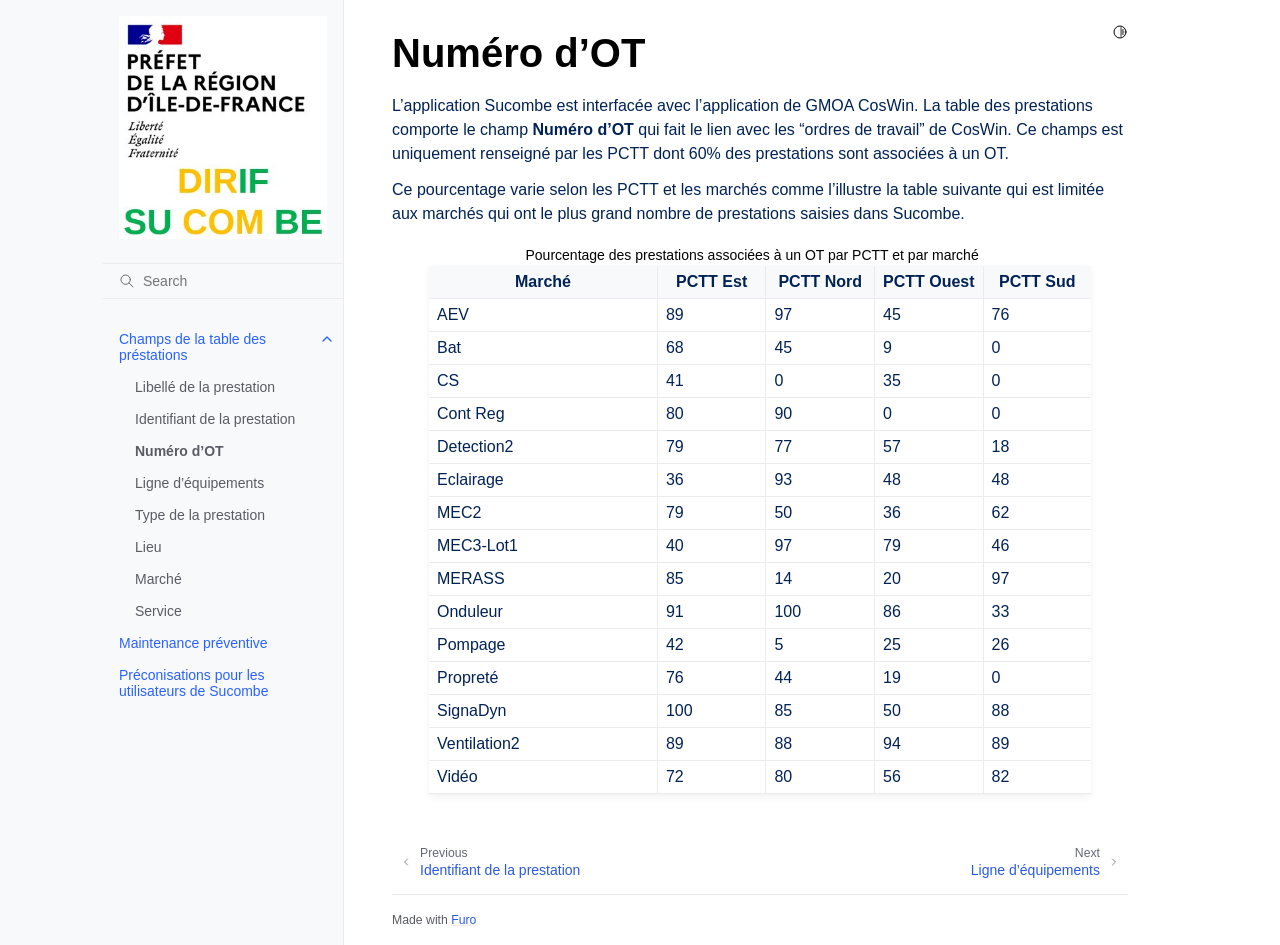
<file: cp28_numOT.html>
<!doctype html>
<html class="no-js" lang="en" data-content_root="./">
  <head><meta charset="utf-8"/>
    <meta name="viewport" content="width=device-width,initial-scale=1"/>
    <meta name="color-scheme" content="light dark"><meta name="viewport" content="width=device-width, initial-scale=1" />
<link rel="index" title="Index" href="genindex.html" /><link rel="search" title="Search" href="search.html" /><link rel="next" title="Ligne d’équipements" href="cp3_lgnEq.html" /><link rel="prev" title="Identifiant de la prestation" href="cp2_id.html" />

    <link rel="shortcut icon" href="https://storage.googleapis.com/idf-congestion/favicon.ico"/><!-- Generated with Sphinx 7.2.6 and Furo 2024.01.29 -->
        <title>Numéro d’OT - doc Sucombe documentation</title>
      <link rel="stylesheet" type="text/css" href="_static/pygments.css?v=a746c00c" />
    <link rel="stylesheet" type="text/css" href="_static/styles/furo.css?v=135e06be" />
    <link rel="stylesheet" type="text/css" href="_static/styles/furo-extensions.css?v=36a5483c" />
    <link rel="stylesheet" type="text/css" href="_static/css/custom.css?v=e246c73d" />
    
    


<style>
  body {
    --color-code-background: #f8f8f8;
  --color-code-foreground: black;
  
  }
  @media not print {
    body[data-theme="dark"] {
      --color-code-background: #202020;
  --color-code-foreground: #d0d0d0;
  
    }
    @media (prefers-color-scheme: dark) {
      body:not([data-theme="light"]) {
        --color-code-background: #202020;
  --color-code-foreground: #d0d0d0;
  
      }
    }
  }
</style></head>
  <body>
    
    <script>
      document.body.dataset.theme = localStorage.getItem("theme") || "auto";
    </script>
    

<svg xmlns="http://www.w3.org/2000/svg" style="display: none;">
  <symbol id="svg-toc" viewBox="0 0 24 24">
    <title>Contents</title>
    <svg stroke="currentColor" fill="currentColor" stroke-width="0" viewBox="0 0 1024 1024">
      <path d="M408 442h480c4.4 0 8-3.6 8-8v-56c0-4.4-3.6-8-8-8H408c-4.4 0-8 3.6-8 8v56c0 4.4 3.6 8 8 8zm-8 204c0 4.4 3.6 8 8 8h480c4.4 0 8-3.6 8-8v-56c0-4.4-3.6-8-8-8H408c-4.4 0-8 3.6-8 8v56zm504-486H120c-4.4 0-8 3.6-8 8v56c0 4.4 3.6 8 8 8h784c4.4 0 8-3.6 8-8v-56c0-4.4-3.6-8-8-8zm0 632H120c-4.4 0-8 3.6-8 8v56c0 4.4 3.6 8 8 8h784c4.4 0 8-3.6 8-8v-56c0-4.4-3.6-8-8-8zM115.4 518.9L271.7 642c5.8 4.6 14.4.5 14.4-6.9V388.9c0-7.4-8.5-11.5-14.4-6.9L115.4 505.1a8.74 8.74 0 0 0 0 13.8z"/>
    </svg>
  </symbol>
  <symbol id="svg-menu" viewBox="0 0 24 24">
    <title>Menu</title>
    <svg xmlns="http://www.w3.org/2000/svg" viewBox="0 0 24 24" fill="none" stroke="currentColor"
      stroke-width="2" stroke-linecap="round" stroke-linejoin="round" class="feather-menu">
      <line x1="3" y1="12" x2="21" y2="12"></line>
      <line x1="3" y1="6" x2="21" y2="6"></line>
      <line x1="3" y1="18" x2="21" y2="18"></line>
    </svg>
  </symbol>
  <symbol id="svg-arrow-right" viewBox="0 0 24 24">
    <title>Expand</title>
    <svg xmlns="http://www.w3.org/2000/svg" viewBox="0 0 24 24" fill="none" stroke="currentColor"
      stroke-width="2" stroke-linecap="round" stroke-linejoin="round" class="feather-chevron-right">
      <polyline points="9 18 15 12 9 6"></polyline>
    </svg>
  </symbol>
  <symbol id="svg-sun" viewBox="0 0 24 24">
    <title>Light mode</title>
    <svg xmlns="http://www.w3.org/2000/svg" viewBox="0 0 24 24" fill="none" stroke="currentColor"
      stroke-width="1.5" stroke-linecap="round" stroke-linejoin="round" class="feather-sun">
      <circle cx="12" cy="12" r="5"></circle>
      <line x1="12" y1="1" x2="12" y2="3"></line>
      <line x1="12" y1="21" x2="12" y2="23"></line>
      <line x1="4.22" y1="4.22" x2="5.64" y2="5.64"></line>
      <line x1="18.36" y1="18.36" x2="19.78" y2="19.78"></line>
      <line x1="1" y1="12" x2="3" y2="12"></line>
      <line x1="21" y1="12" x2="23" y2="12"></line>
      <line x1="4.22" y1="19.78" x2="5.64" y2="18.36"></line>
      <line x1="18.36" y1="5.64" x2="19.78" y2="4.22"></line>
    </svg>
  </symbol>
  <symbol id="svg-moon" viewBox="0 0 24 24">
    <title>Dark mode</title>
    <svg xmlns="http://www.w3.org/2000/svg" viewBox="0 0 24 24" fill="none" stroke="currentColor"
      stroke-width="1.5" stroke-linecap="round" stroke-linejoin="round" class="icon-tabler-moon">
      <path stroke="none" d="M0 0h24v24H0z" fill="none" />
      <path d="M12 3c.132 0 .263 0 .393 0a7.5 7.5 0 0 0 7.92 12.446a9 9 0 1 1 -8.313 -12.454z" />
    </svg>
  </symbol>
  <symbol id="svg-sun-half" viewBox="0 0 24 24">
    <title>Auto light/dark mode</title>
    <svg xmlns="http://www.w3.org/2000/svg" viewBox="0 0 24 24" fill="none" stroke="currentColor"
      stroke-width="1.5" stroke-linecap="round" stroke-linejoin="round" class="icon-tabler-shadow">
      <path stroke="none" d="M0 0h24v24H0z" fill="none"/>
      <circle cx="12" cy="12" r="9" />
      <path d="M13 12h5" />
      <path d="M13 15h4" />
      <path d="M13 18h1" />
      <path d="M13 9h4" />
      <path d="M13 6h1" />
    </svg>
  </symbol>
</svg>

<input type="checkbox" class="sidebar-toggle" name="__navigation" id="__navigation">
<input type="checkbox" class="sidebar-toggle" name="__toc" id="__toc">
<label class="overlay sidebar-overlay" for="__navigation">
  <div class="visually-hidden">Hide navigation sidebar</div>
</label>
<label class="overlay toc-overlay" for="__toc">
  <div class="visually-hidden">Hide table of contents sidebar</div>
</label>



<div class="page">
  <header class="mobile-header">
    <div class="header-left">
      <label class="nav-overlay-icon" for="__navigation">
        <div class="visually-hidden">Toggle site navigation sidebar</div>
        <i class="icon"><svg><use href="#svg-menu"></use></svg></i>
      </label>
    </div>
    <div class="header-center">
      <a href="index.html"><div class="brand">doc Sucombe  documentation</div></a>
    </div>
    <div class="header-right">
      <div class="theme-toggle-container theme-toggle-header">
        <button class="theme-toggle">
          <div class="visually-hidden">Toggle Light / Dark / Auto color theme</div>
          <svg class="theme-icon-when-auto"><use href="#svg-sun-half"></use></svg>
          <svg class="theme-icon-when-dark"><use href="#svg-moon"></use></svg>
          <svg class="theme-icon-when-light"><use href="#svg-sun"></use></svg>
        </button>
      </div>
      <label class="toc-overlay-icon toc-header-icon no-toc" for="__toc">
        <div class="visually-hidden">Toggle table of contents sidebar</div>
        <i class="icon"><svg><use href="#svg-toc"></use></svg></i>
      </label>
    </div>
  </header>
  <aside class="sidebar-drawer">
    <div class="sidebar-container">
      
      <div class="sidebar-sticky"><a class="sidebar-brand" href="index.html">
  
  <div class="sidebar-logo-container">
    <img class="sidebar-logo only-light" src="_static/logoSucombe.jpg" alt="Light Logo"/>
    <img class="sidebar-logo only-dark" src="_static/logoSucombe.jpg" alt="Dark Logo"/>
  </div>
  
  
</a><form class="sidebar-search-container" method="get" action="search.html" role="search">
  <input class="sidebar-search" placeholder="Search" name="q" aria-label="Search">
  <input type="hidden" name="check_keywords" value="yes">
  <input type="hidden" name="area" value="default">
</form>
<div id="searchbox"></div><div class="sidebar-scroll"><div class="sidebar-tree">
  <ul class="current">
<li class="toctree-l1 current has-children"><a class="reference internal" href="champsPresta.html">Champs de la table des préstations</a><input checked="" class="toctree-checkbox" id="toctree-checkbox-1" name="toctree-checkbox-1" role="switch" type="checkbox"/><label for="toctree-checkbox-1"><div class="visually-hidden">Toggle navigation of Champs de la table des préstations</div><i class="icon"><svg><use href="#svg-arrow-right"></use></svg></i></label><ul class="current">
<li class="toctree-l2"><a class="reference internal" href="cp1_libelle.html">Libellé de la prestation</a></li>
<li class="toctree-l2"><a class="reference internal" href="cp2_id.html">Identifiant de la prestation</a></li>
<li class="toctree-l2 current current-page"><a class="current reference internal" href="#">Numéro d’OT</a></li>
<li class="toctree-l2"><a class="reference internal" href="cp3_lgnEq.html">Ligne d’équipements</a></li>
<li class="toctree-l2"><a class="reference internal" href="cp4_type.html">Type de la prestation</a></li>
<li class="toctree-l2"><a class="reference internal" href="cp5_lieu.html">Lieu</a></li>
<li class="toctree-l2"><a class="reference internal" href="cp6_marche.html">Marché</a></li>
<li class="toctree-l2"><a class="reference internal" href="cp7_service.html">Service</a></li>
</ul>
</li>
<li class="toctree-l1"><a class="reference internal" href="preventifs.html">Maintenance préventive</a></li>
<li class="toctree-l1"><a class="reference internal" href="preconisations.html">Préconisations pour les utilisateurs de Sucombe</a></li>
</ul>

</div>
</div>

      </div>
      
    </div>
  </aside>
  <div class="main">
    <div class="content">
      <div class="article-container">
        <a href="#" class="back-to-top muted-link">
          <svg xmlns="http://www.w3.org/2000/svg" viewBox="0 0 24 24">
            <path d="M13 20h-2V8l-5.5 5.5-1.42-1.42L12 4.16l7.92 7.92-1.42 1.42L13 8v12z"></path>
          </svg>
          <span>Back to top</span>
        </a>
        <div class="content-icon-container">
          
<div class="theme-toggle-container theme-toggle-content">
            <button class="theme-toggle">
              <div class="visually-hidden">Toggle Light / Dark / Auto color theme</div>
              <svg class="theme-icon-when-auto"><use href="#svg-sun-half"></use></svg>
              <svg class="theme-icon-when-dark"><use href="#svg-moon"></use></svg>
              <svg class="theme-icon-when-light"><use href="#svg-sun"></use></svg>
            </button>
          </div>
          <label class="toc-overlay-icon toc-content-icon no-toc" for="__toc">
            <div class="visually-hidden">Toggle table of contents sidebar</div>
            <i class="icon"><svg><use href="#svg-toc"></use></svg></i>
          </label>
        </div>
        <article role="main">
          <section id="numero-d-ot">
<h1>Numéro d’OT<a class="headerlink" href="#numero-d-ot" title="Link to this heading">#</a></h1>
<p>L’application Sucombe est interfacée avec l’application de GMOA CosWin.
La table des prestations comporte le champ <strong>Numéro d’OT</strong> qui fait le lien avec les “ordres de travail” de CosWin. Ce champs est uniquement renseigné par les PCTT dont 60% des prestations sont associées à un OT.</p>
<p>Ce pourcentage varie selon les PCTT et les marchés comme l’illustre la table suivante qui est limitée aux marchés qui ont le plus grand nombre de prestations saisies dans Sucombe.</p>
<div class="table-wrapper colwidths-given docutils container" id="id1">
<table class="docutils align-default" id="id1">
<caption><span class="caption-text">Pourcentage des prestations associées à un OT par PCTT et par marché</span><a class="headerlink" href="#id1" title="Link to this table">#</a></caption>
<colgroup>
<col style="width: 34.5%" />
<col style="width: 16.4%" />
<col style="width: 16.4%" />
<col style="width: 16.4%" />
<col style="width: 16.4%" />
</colgroup>
<thead>
<tr class="row-odd"><th class="head"><p>Marché</p></th>
<th class="head"><p>PCTT Est</p></th>
<th class="head"><p>PCTT Nord</p></th>
<th class="head"><p>PCTT Ouest</p></th>
<th class="head"><p>PCTT Sud</p></th>
</tr>
</thead>
<tbody>
<tr class="row-even"><td><p>AEV</p></td>
<td><p>89</p></td>
<td><p>97</p></td>
<td><p>45</p></td>
<td><p>76</p></td>
</tr>
<tr class="row-odd"><td><p>Bat</p></td>
<td><p>68</p></td>
<td><p>45</p></td>
<td><p>9</p></td>
<td><p>0</p></td>
</tr>
<tr class="row-even"><td><p>CS</p></td>
<td><p>41</p></td>
<td><p>0</p></td>
<td><p>35</p></td>
<td><p>0</p></td>
</tr>
<tr class="row-odd"><td><p>Cont Reg</p></td>
<td><p>80</p></td>
<td><p>90</p></td>
<td><p>0</p></td>
<td><p>0</p></td>
</tr>
<tr class="row-even"><td><p>Detection2</p></td>
<td><p>79</p></td>
<td><p>77</p></td>
<td><p>57</p></td>
<td><p>18</p></td>
</tr>
<tr class="row-odd"><td><p>Eclairage</p></td>
<td><p>36</p></td>
<td><p>93</p></td>
<td><p>48</p></td>
<td><p>48</p></td>
</tr>
<tr class="row-even"><td><p>MEC2</p></td>
<td><p>79</p></td>
<td><p>50</p></td>
<td><p>36</p></td>
<td><p>62</p></td>
</tr>
<tr class="row-odd"><td><p>MEC3-Lot1</p></td>
<td><p>40</p></td>
<td><p>97</p></td>
<td><p>79</p></td>
<td><p>46</p></td>
</tr>
<tr class="row-even"><td><p>MERASS</p></td>
<td><p>85</p></td>
<td><p>14</p></td>
<td><p>20</p></td>
<td><p>97</p></td>
</tr>
<tr class="row-odd"><td><p>Onduleur</p></td>
<td><p>91</p></td>
<td><p>100</p></td>
<td><p>86</p></td>
<td><p>33</p></td>
</tr>
<tr class="row-even"><td><p>Pompage</p></td>
<td><p>42</p></td>
<td><p>5</p></td>
<td><p>25</p></td>
<td><p>26</p></td>
</tr>
<tr class="row-odd"><td><p>Propreté</p></td>
<td><p>76</p></td>
<td><p>44</p></td>
<td><p>19</p></td>
<td><p>0</p></td>
</tr>
<tr class="row-even"><td><p>SignaDyn</p></td>
<td><p>100</p></td>
<td><p>85</p></td>
<td><p>50</p></td>
<td><p>88</p></td>
</tr>
<tr class="row-odd"><td><p>Ventilation2</p></td>
<td><p>89</p></td>
<td><p>88</p></td>
<td><p>94</p></td>
<td><p>89</p></td>
</tr>
<tr class="row-even"><td><p>Vidéo</p></td>
<td><p>72</p></td>
<td><p>80</p></td>
<td><p>56</p></td>
<td><p>82</p></td>
</tr>
</tbody>
</table>
</div>
</section>

        </article>
      </div>
      <footer>
        
        <div class="related-pages">
          <a class="next-page" href="cp3_lgnEq.html">
              <div class="page-info">
                <div class="context">
                  <span>Next</span>
                </div>
                <div class="title">Ligne d’équipements</div>
              </div>
              <svg class="furo-related-icon"><use href="#svg-arrow-right"></use></svg>
            </a>
          <a class="prev-page" href="cp2_id.html">
              <svg class="furo-related-icon"><use href="#svg-arrow-right"></use></svg>
              <div class="page-info">
                <div class="context">
                  <span>Previous</span>
                </div>
                
                <div class="title">Identifiant de la prestation</div>
                
              </div>
            </a>
        </div>
        <div class="bottom-of-page">
          <div class="left-details">
            Made with 
            <a href="https://github.com/pradyunsg/furo">Furo</a>
            
          </div>
          <div class="right-details">
            
          </div>
        </div>
        
      </footer>
    </div>
    <aside class="toc-drawer no-toc">
      
      
      
    </aside>
  </div>
</div><script src="_static/documentation_options.js?v=5929fcd5"></script>
    <script src="_static/doctools.js?v=888ff710"></script>
    <script src="_static/sphinx_highlight.js?v=dc90522c"></script>
    <script src="_static/scripts/furo.js?v=32e29ea5"></script>
    </body>
</html>
</file>
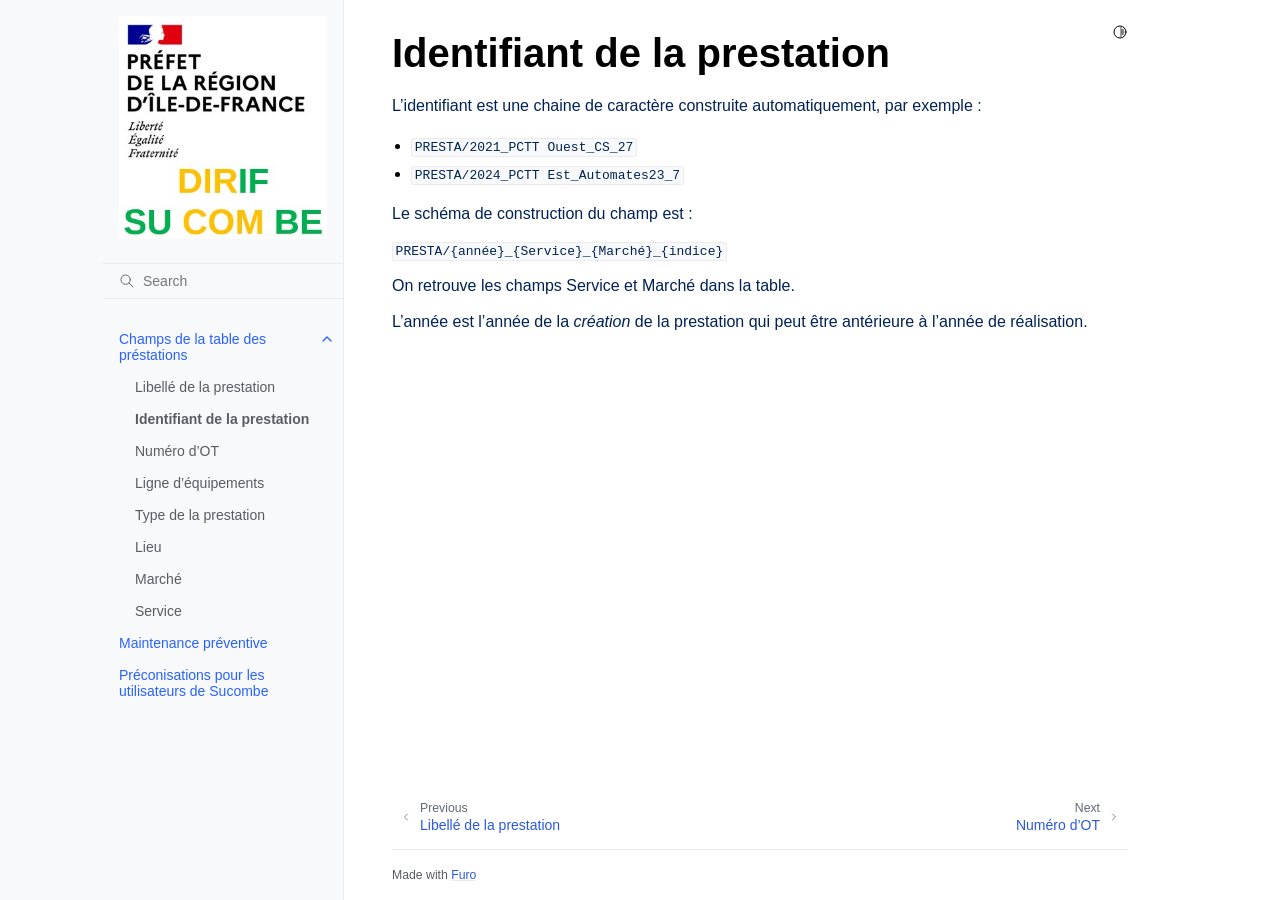
<file: cp2_id.html>
<!doctype html>
<html class="no-js" lang="en" data-content_root="./">
  <head><meta charset="utf-8"/>
    <meta name="viewport" content="width=device-width,initial-scale=1"/>
    <meta name="color-scheme" content="light dark"><meta name="viewport" content="width=device-width, initial-scale=1" />
<link rel="index" title="Index" href="genindex.html" /><link rel="search" title="Search" href="search.html" /><link rel="next" title="Numéro d’OT" href="cp28_numOT.html" /><link rel="prev" title="Libellé de la prestation" href="cp1_libelle.html" />

    <link rel="shortcut icon" href="https://storage.googleapis.com/idf-congestion/favicon.ico"/><!-- Generated with Sphinx 7.2.6 and Furo 2024.01.29 -->
        <title>Identifiant de la prestation - doc Sucombe documentation</title>
      <link rel="stylesheet" type="text/css" href="_static/pygments.css?v=a746c00c" />
    <link rel="stylesheet" type="text/css" href="_static/styles/furo.css?v=135e06be" />
    <link rel="stylesheet" type="text/css" href="_static/styles/furo-extensions.css?v=36a5483c" />
    <link rel="stylesheet" type="text/css" href="_static/css/custom.css?v=e246c73d" />
    
    


<style>
  body {
    --color-code-background: #f8f8f8;
  --color-code-foreground: black;
  
  }
  @media not print {
    body[data-theme="dark"] {
      --color-code-background: #202020;
  --color-code-foreground: #d0d0d0;
  
    }
    @media (prefers-color-scheme: dark) {
      body:not([data-theme="light"]) {
        --color-code-background: #202020;
  --color-code-foreground: #d0d0d0;
  
      }
    }
  }
</style></head>
  <body>
    
    <script>
      document.body.dataset.theme = localStorage.getItem("theme") || "auto";
    </script>
    

<svg xmlns="http://www.w3.org/2000/svg" style="display: none;">
  <symbol id="svg-toc" viewBox="0 0 24 24">
    <title>Contents</title>
    <svg stroke="currentColor" fill="currentColor" stroke-width="0" viewBox="0 0 1024 1024">
      <path d="M408 442h480c4.4 0 8-3.6 8-8v-56c0-4.4-3.6-8-8-8H408c-4.4 0-8 3.6-8 8v56c0 4.4 3.6 8 8 8zm-8 204c0 4.4 3.6 8 8 8h480c4.4 0 8-3.6 8-8v-56c0-4.4-3.6-8-8-8H408c-4.4 0-8 3.6-8 8v56zm504-486H120c-4.4 0-8 3.6-8 8v56c0 4.4 3.6 8 8 8h784c4.4 0 8-3.6 8-8v-56c0-4.4-3.6-8-8-8zm0 632H120c-4.4 0-8 3.6-8 8v56c0 4.4 3.6 8 8 8h784c4.4 0 8-3.6 8-8v-56c0-4.4-3.6-8-8-8zM115.4 518.9L271.7 642c5.8 4.6 14.4.5 14.4-6.9V388.9c0-7.4-8.5-11.5-14.4-6.9L115.4 505.1a8.74 8.74 0 0 0 0 13.8z"/>
    </svg>
  </symbol>
  <symbol id="svg-menu" viewBox="0 0 24 24">
    <title>Menu</title>
    <svg xmlns="http://www.w3.org/2000/svg" viewBox="0 0 24 24" fill="none" stroke="currentColor"
      stroke-width="2" stroke-linecap="round" stroke-linejoin="round" class="feather-menu">
      <line x1="3" y1="12" x2="21" y2="12"></line>
      <line x1="3" y1="6" x2="21" y2="6"></line>
      <line x1="3" y1="18" x2="21" y2="18"></line>
    </svg>
  </symbol>
  <symbol id="svg-arrow-right" viewBox="0 0 24 24">
    <title>Expand</title>
    <svg xmlns="http://www.w3.org/2000/svg" viewBox="0 0 24 24" fill="none" stroke="currentColor"
      stroke-width="2" stroke-linecap="round" stroke-linejoin="round" class="feather-chevron-right">
      <polyline points="9 18 15 12 9 6"></polyline>
    </svg>
  </symbol>
  <symbol id="svg-sun" viewBox="0 0 24 24">
    <title>Light mode</title>
    <svg xmlns="http://www.w3.org/2000/svg" viewBox="0 0 24 24" fill="none" stroke="currentColor"
      stroke-width="1.5" stroke-linecap="round" stroke-linejoin="round" class="feather-sun">
      <circle cx="12" cy="12" r="5"></circle>
      <line x1="12" y1="1" x2="12" y2="3"></line>
      <line x1="12" y1="21" x2="12" y2="23"></line>
      <line x1="4.22" y1="4.22" x2="5.64" y2="5.64"></line>
      <line x1="18.36" y1="18.36" x2="19.78" y2="19.78"></line>
      <line x1="1" y1="12" x2="3" y2="12"></line>
      <line x1="21" y1="12" x2="23" y2="12"></line>
      <line x1="4.22" y1="19.78" x2="5.64" y2="18.36"></line>
      <line x1="18.36" y1="5.64" x2="19.78" y2="4.22"></line>
    </svg>
  </symbol>
  <symbol id="svg-moon" viewBox="0 0 24 24">
    <title>Dark mode</title>
    <svg xmlns="http://www.w3.org/2000/svg" viewBox="0 0 24 24" fill="none" stroke="currentColor"
      stroke-width="1.5" stroke-linecap="round" stroke-linejoin="round" class="icon-tabler-moon">
      <path stroke="none" d="M0 0h24v24H0z" fill="none" />
      <path d="M12 3c.132 0 .263 0 .393 0a7.5 7.5 0 0 0 7.92 12.446a9 9 0 1 1 -8.313 -12.454z" />
    </svg>
  </symbol>
  <symbol id="svg-sun-half" viewBox="0 0 24 24">
    <title>Auto light/dark mode</title>
    <svg xmlns="http://www.w3.org/2000/svg" viewBox="0 0 24 24" fill="none" stroke="currentColor"
      stroke-width="1.5" stroke-linecap="round" stroke-linejoin="round" class="icon-tabler-shadow">
      <path stroke="none" d="M0 0h24v24H0z" fill="none"/>
      <circle cx="12" cy="12" r="9" />
      <path d="M13 12h5" />
      <path d="M13 15h4" />
      <path d="M13 18h1" />
      <path d="M13 9h4" />
      <path d="M13 6h1" />
    </svg>
  </symbol>
</svg>

<input type="checkbox" class="sidebar-toggle" name="__navigation" id="__navigation">
<input type="checkbox" class="sidebar-toggle" name="__toc" id="__toc">
<label class="overlay sidebar-overlay" for="__navigation">
  <div class="visually-hidden">Hide navigation sidebar</div>
</label>
<label class="overlay toc-overlay" for="__toc">
  <div class="visually-hidden">Hide table of contents sidebar</div>
</label>



<div class="page">
  <header class="mobile-header">
    <div class="header-left">
      <label class="nav-overlay-icon" for="__navigation">
        <div class="visually-hidden">Toggle site navigation sidebar</div>
        <i class="icon"><svg><use href="#svg-menu"></use></svg></i>
      </label>
    </div>
    <div class="header-center">
      <a href="index.html"><div class="brand">doc Sucombe  documentation</div></a>
    </div>
    <div class="header-right">
      <div class="theme-toggle-container theme-toggle-header">
        <button class="theme-toggle">
          <div class="visually-hidden">Toggle Light / Dark / Auto color theme</div>
          <svg class="theme-icon-when-auto"><use href="#svg-sun-half"></use></svg>
          <svg class="theme-icon-when-dark"><use href="#svg-moon"></use></svg>
          <svg class="theme-icon-when-light"><use href="#svg-sun"></use></svg>
        </button>
      </div>
      <label class="toc-overlay-icon toc-header-icon no-toc" for="__toc">
        <div class="visually-hidden">Toggle table of contents sidebar</div>
        <i class="icon"><svg><use href="#svg-toc"></use></svg></i>
      </label>
    </div>
  </header>
  <aside class="sidebar-drawer">
    <div class="sidebar-container">
      
      <div class="sidebar-sticky"><a class="sidebar-brand" href="index.html">
  
  <div class="sidebar-logo-container">
    <img class="sidebar-logo only-light" src="_static/logoSucombe.jpg" alt="Light Logo"/>
    <img class="sidebar-logo only-dark" src="_static/logoSucombe.jpg" alt="Dark Logo"/>
  </div>
  
  
</a><form class="sidebar-search-container" method="get" action="search.html" role="search">
  <input class="sidebar-search" placeholder="Search" name="q" aria-label="Search">
  <input type="hidden" name="check_keywords" value="yes">
  <input type="hidden" name="area" value="default">
</form>
<div id="searchbox"></div><div class="sidebar-scroll"><div class="sidebar-tree">
  <ul class="current">
<li class="toctree-l1 current has-children"><a class="reference internal" href="champsPresta.html">Champs de la table des préstations</a><input checked="" class="toctree-checkbox" id="toctree-checkbox-1" name="toctree-checkbox-1" role="switch" type="checkbox"/><label for="toctree-checkbox-1"><div class="visually-hidden">Toggle navigation of Champs de la table des préstations</div><i class="icon"><svg><use href="#svg-arrow-right"></use></svg></i></label><ul class="current">
<li class="toctree-l2"><a class="reference internal" href="cp1_libelle.html">Libellé de la prestation</a></li>
<li class="toctree-l2 current current-page"><a class="current reference internal" href="#">Identifiant de la prestation</a></li>
<li class="toctree-l2"><a class="reference internal" href="cp28_numOT.html">Numéro d’OT</a></li>
<li class="toctree-l2"><a class="reference internal" href="cp3_lgnEq.html">Ligne d’équipements</a></li>
<li class="toctree-l2"><a class="reference internal" href="cp4_type.html">Type de la prestation</a></li>
<li class="toctree-l2"><a class="reference internal" href="cp5_lieu.html">Lieu</a></li>
<li class="toctree-l2"><a class="reference internal" href="cp6_marche.html">Marché</a></li>
<li class="toctree-l2"><a class="reference internal" href="cp7_service.html">Service</a></li>
</ul>
</li>
<li class="toctree-l1"><a class="reference internal" href="preventifs.html">Maintenance préventive</a></li>
<li class="toctree-l1"><a class="reference internal" href="preconisations.html">Préconisations pour les utilisateurs de Sucombe</a></li>
</ul>

</div>
</div>

      </div>
      
    </div>
  </aside>
  <div class="main">
    <div class="content">
      <div class="article-container">
        <a href="#" class="back-to-top muted-link">
          <svg xmlns="http://www.w3.org/2000/svg" viewBox="0 0 24 24">
            <path d="M13 20h-2V8l-5.5 5.5-1.42-1.42L12 4.16l7.92 7.92-1.42 1.42L13 8v12z"></path>
          </svg>
          <span>Back to top</span>
        </a>
        <div class="content-icon-container">
          
<div class="theme-toggle-container theme-toggle-content">
            <button class="theme-toggle">
              <div class="visually-hidden">Toggle Light / Dark / Auto color theme</div>
              <svg class="theme-icon-when-auto"><use href="#svg-sun-half"></use></svg>
              <svg class="theme-icon-when-dark"><use href="#svg-moon"></use></svg>
              <svg class="theme-icon-when-light"><use href="#svg-sun"></use></svg>
            </button>
          </div>
          <label class="toc-overlay-icon toc-content-icon no-toc" for="__toc">
            <div class="visually-hidden">Toggle table of contents sidebar</div>
            <i class="icon"><svg><use href="#svg-toc"></use></svg></i>
          </label>
        </div>
        <article role="main">
          <section id="identifiant-de-la-prestation">
<h1>Identifiant de la prestation<a class="headerlink" href="#identifiant-de-la-prestation" title="Link to this heading">#</a></h1>
<p>L’identifiant est une chaine de caractère construite automatiquement, par exemple :</p>
<ul class="simple">
<li><p><code class="docutils literal notranslate"><span class="pre">PRESTA/2021_PCTT</span> <span class="pre">Ouest_CS_27</span></code></p></li>
<li><p><code class="docutils literal notranslate"><span class="pre">PRESTA/2024_PCTT</span> <span class="pre">Est_Automates23_7</span></code></p></li>
</ul>
<p>Le schéma de construction du champ est :</p>
<p><code class="docutils literal notranslate"><span class="pre">PRESTA/{année}_{Service}_{Marché}_{indice}</span></code></p>
<p>On retrouve les champs Service et Marché dans  la table.</p>
<p>L’année est l’année de la <em>création</em> de la prestation qui peut être antérieure à l’année de réalisation.</p>
</section>

        </article>
      </div>
      <footer>
        
        <div class="related-pages">
          <a class="next-page" href="cp28_numOT.html">
              <div class="page-info">
                <div class="context">
                  <span>Next</span>
                </div>
                <div class="title">Numéro d’OT</div>
              </div>
              <svg class="furo-related-icon"><use href="#svg-arrow-right"></use></svg>
            </a>
          <a class="prev-page" href="cp1_libelle.html">
              <svg class="furo-related-icon"><use href="#svg-arrow-right"></use></svg>
              <div class="page-info">
                <div class="context">
                  <span>Previous</span>
                </div>
                
                <div class="title">Libellé de la prestation</div>
                
              </div>
            </a>
        </div>
        <div class="bottom-of-page">
          <div class="left-details">
            Made with 
            <a href="https://github.com/pradyunsg/furo">Furo</a>
            
          </div>
          <div class="right-details">
            
          </div>
        </div>
        
      </footer>
    </div>
    <aside class="toc-drawer no-toc">
      
      
      
    </aside>
  </div>
</div><script src="_static/documentation_options.js?v=5929fcd5"></script>
    <script src="_static/doctools.js?v=888ff710"></script>
    <script src="_static/sphinx_highlight.js?v=dc90522c"></script>
    <script src="_static/scripts/furo.js?v=32e29ea5"></script>
    </body>
</html>
</file>
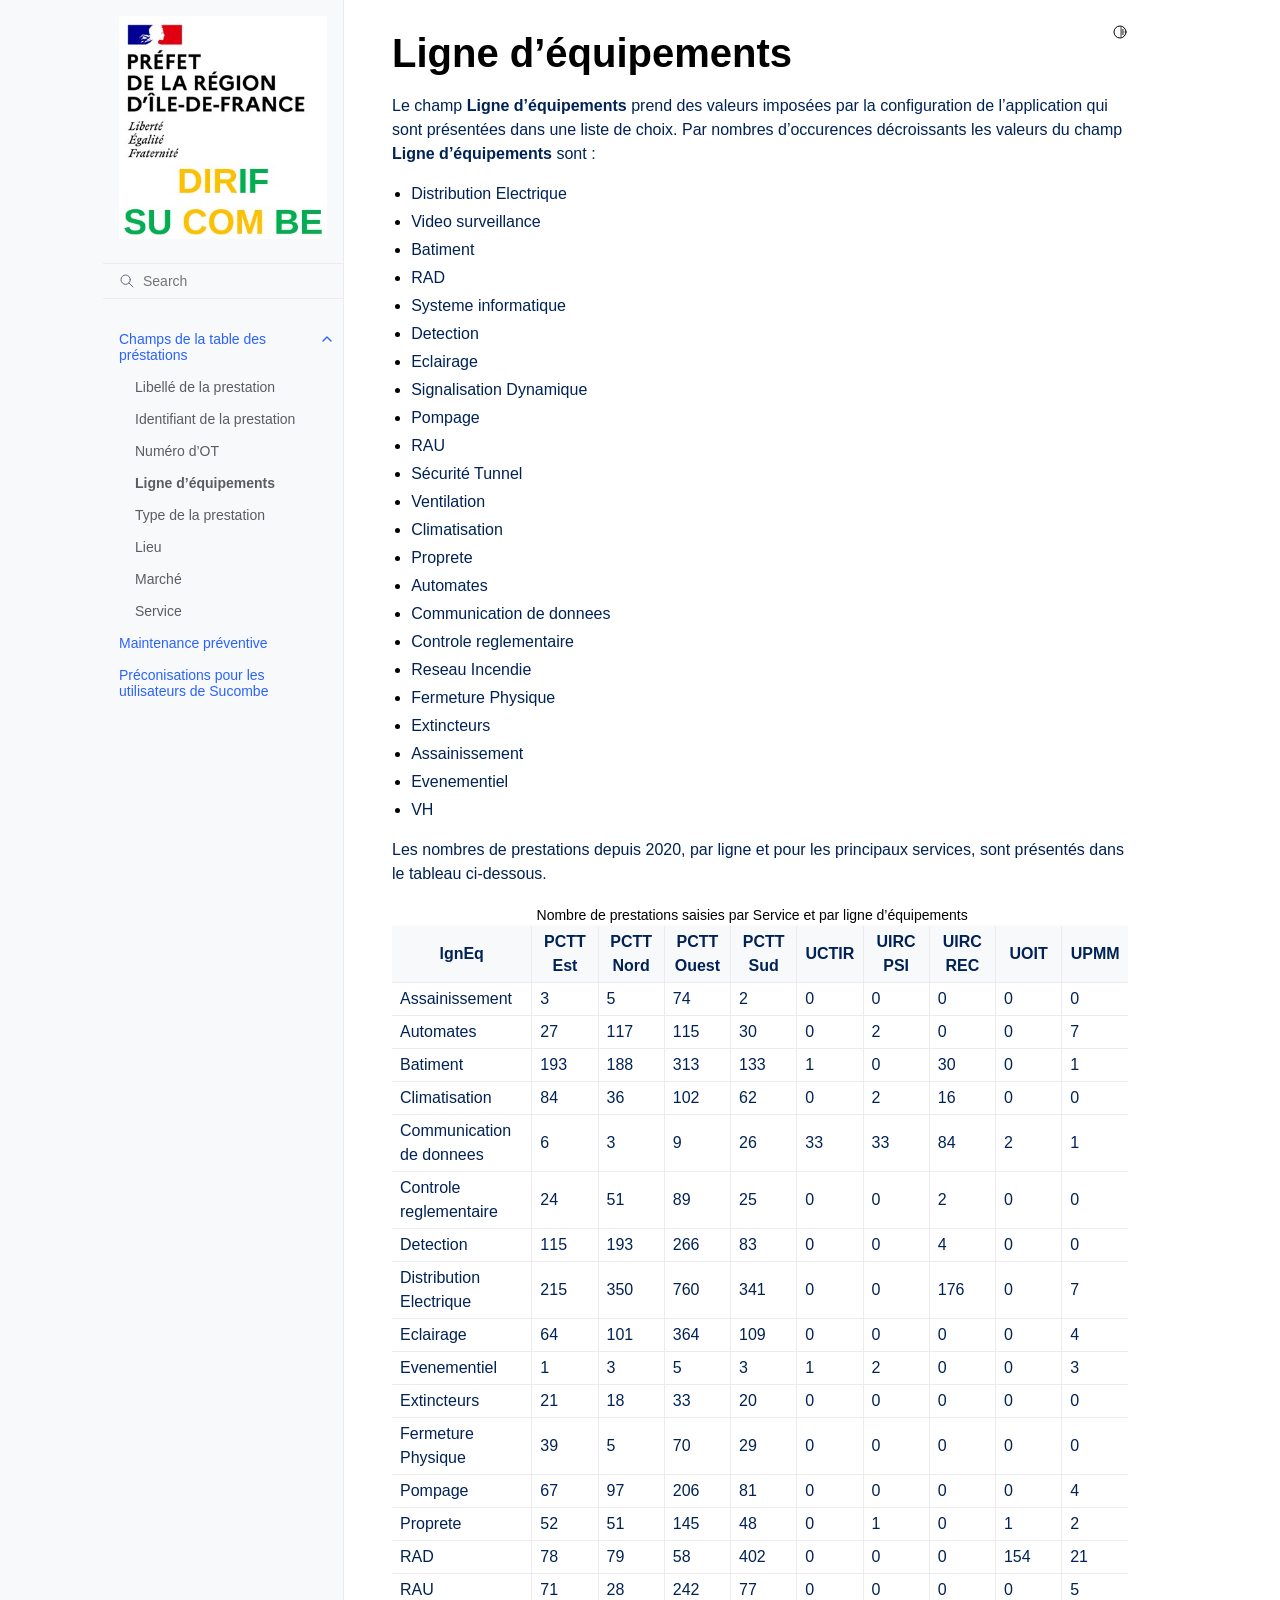
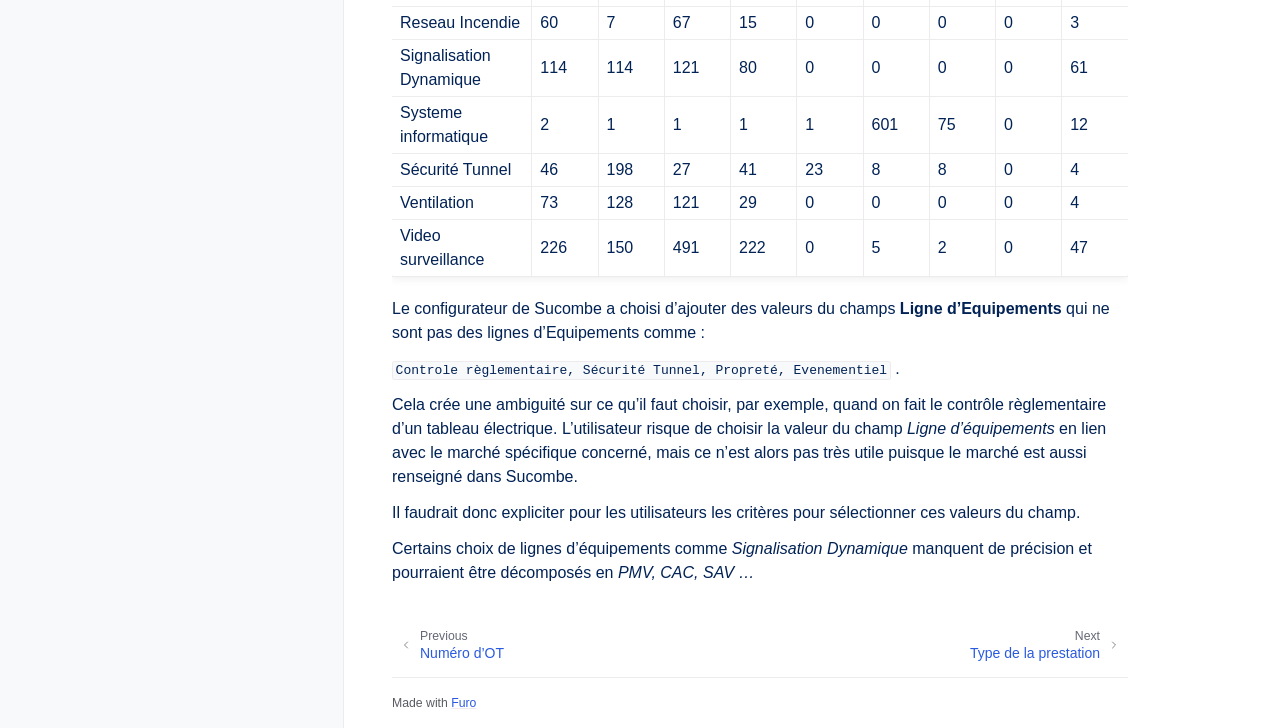
<file: cp3_lgnEq.html>
<!doctype html>
<html class="no-js" lang="en" data-content_root="./">
  <head><meta charset="utf-8"/>
    <meta name="viewport" content="width=device-width,initial-scale=1"/>
    <meta name="color-scheme" content="light dark"><meta name="viewport" content="width=device-width, initial-scale=1" />
<link rel="index" title="Index" href="genindex.html" /><link rel="search" title="Search" href="search.html" /><link rel="next" title="Type de la prestation" href="cp4_type.html" /><link rel="prev" title="Numéro d’OT" href="cp28_numOT.html" />

    <link rel="shortcut icon" href="https://storage.googleapis.com/idf-congestion/favicon.ico"/><!-- Generated with Sphinx 7.2.6 and Furo 2024.01.29 -->
        <title>Ligne d’équipements - doc Sucombe documentation</title>
      <link rel="stylesheet" type="text/css" href="_static/pygments.css?v=a746c00c" />
    <link rel="stylesheet" type="text/css" href="_static/styles/furo.css?v=135e06be" />
    <link rel="stylesheet" type="text/css" href="_static/styles/furo-extensions.css?v=36a5483c" />
    <link rel="stylesheet" type="text/css" href="_static/css/custom.css?v=e246c73d" />
    
    


<style>
  body {
    --color-code-background: #f8f8f8;
  --color-code-foreground: black;
  
  }
  @media not print {
    body[data-theme="dark"] {
      --color-code-background: #202020;
  --color-code-foreground: #d0d0d0;
  
    }
    @media (prefers-color-scheme: dark) {
      body:not([data-theme="light"]) {
        --color-code-background: #202020;
  --color-code-foreground: #d0d0d0;
  
      }
    }
  }
</style></head>
  <body>
    
    <script>
      document.body.dataset.theme = localStorage.getItem("theme") || "auto";
    </script>
    

<svg xmlns="http://www.w3.org/2000/svg" style="display: none;">
  <symbol id="svg-toc" viewBox="0 0 24 24">
    <title>Contents</title>
    <svg stroke="currentColor" fill="currentColor" stroke-width="0" viewBox="0 0 1024 1024">
      <path d="M408 442h480c4.4 0 8-3.6 8-8v-56c0-4.4-3.6-8-8-8H408c-4.4 0-8 3.6-8 8v56c0 4.4 3.6 8 8 8zm-8 204c0 4.4 3.6 8 8 8h480c4.4 0 8-3.6 8-8v-56c0-4.4-3.6-8-8-8H408c-4.4 0-8 3.6-8 8v56zm504-486H120c-4.4 0-8 3.6-8 8v56c0 4.4 3.6 8 8 8h784c4.4 0 8-3.6 8-8v-56c0-4.4-3.6-8-8-8zm0 632H120c-4.4 0-8 3.6-8 8v56c0 4.4 3.6 8 8 8h784c4.4 0 8-3.6 8-8v-56c0-4.4-3.6-8-8-8zM115.4 518.9L271.7 642c5.8 4.6 14.4.5 14.4-6.9V388.9c0-7.4-8.5-11.5-14.4-6.9L115.4 505.1a8.74 8.74 0 0 0 0 13.8z"/>
    </svg>
  </symbol>
  <symbol id="svg-menu" viewBox="0 0 24 24">
    <title>Menu</title>
    <svg xmlns="http://www.w3.org/2000/svg" viewBox="0 0 24 24" fill="none" stroke="currentColor"
      stroke-width="2" stroke-linecap="round" stroke-linejoin="round" class="feather-menu">
      <line x1="3" y1="12" x2="21" y2="12"></line>
      <line x1="3" y1="6" x2="21" y2="6"></line>
      <line x1="3" y1="18" x2="21" y2="18"></line>
    </svg>
  </symbol>
  <symbol id="svg-arrow-right" viewBox="0 0 24 24">
    <title>Expand</title>
    <svg xmlns="http://www.w3.org/2000/svg" viewBox="0 0 24 24" fill="none" stroke="currentColor"
      stroke-width="2" stroke-linecap="round" stroke-linejoin="round" class="feather-chevron-right">
      <polyline points="9 18 15 12 9 6"></polyline>
    </svg>
  </symbol>
  <symbol id="svg-sun" viewBox="0 0 24 24">
    <title>Light mode</title>
    <svg xmlns="http://www.w3.org/2000/svg" viewBox="0 0 24 24" fill="none" stroke="currentColor"
      stroke-width="1.5" stroke-linecap="round" stroke-linejoin="round" class="feather-sun">
      <circle cx="12" cy="12" r="5"></circle>
      <line x1="12" y1="1" x2="12" y2="3"></line>
      <line x1="12" y1="21" x2="12" y2="23"></line>
      <line x1="4.22" y1="4.22" x2="5.64" y2="5.64"></line>
      <line x1="18.36" y1="18.36" x2="19.78" y2="19.78"></line>
      <line x1="1" y1="12" x2="3" y2="12"></line>
      <line x1="21" y1="12" x2="23" y2="12"></line>
      <line x1="4.22" y1="19.78" x2="5.64" y2="18.36"></line>
      <line x1="18.36" y1="5.64" x2="19.78" y2="4.22"></line>
    </svg>
  </symbol>
  <symbol id="svg-moon" viewBox="0 0 24 24">
    <title>Dark mode</title>
    <svg xmlns="http://www.w3.org/2000/svg" viewBox="0 0 24 24" fill="none" stroke="currentColor"
      stroke-width="1.5" stroke-linecap="round" stroke-linejoin="round" class="icon-tabler-moon">
      <path stroke="none" d="M0 0h24v24H0z" fill="none" />
      <path d="M12 3c.132 0 .263 0 .393 0a7.5 7.5 0 0 0 7.92 12.446a9 9 0 1 1 -8.313 -12.454z" />
    </svg>
  </symbol>
  <symbol id="svg-sun-half" viewBox="0 0 24 24">
    <title>Auto light/dark mode</title>
    <svg xmlns="http://www.w3.org/2000/svg" viewBox="0 0 24 24" fill="none" stroke="currentColor"
      stroke-width="1.5" stroke-linecap="round" stroke-linejoin="round" class="icon-tabler-shadow">
      <path stroke="none" d="M0 0h24v24H0z" fill="none"/>
      <circle cx="12" cy="12" r="9" />
      <path d="M13 12h5" />
      <path d="M13 15h4" />
      <path d="M13 18h1" />
      <path d="M13 9h4" />
      <path d="M13 6h1" />
    </svg>
  </symbol>
</svg>

<input type="checkbox" class="sidebar-toggle" name="__navigation" id="__navigation">
<input type="checkbox" class="sidebar-toggle" name="__toc" id="__toc">
<label class="overlay sidebar-overlay" for="__navigation">
  <div class="visually-hidden">Hide navigation sidebar</div>
</label>
<label class="overlay toc-overlay" for="__toc">
  <div class="visually-hidden">Hide table of contents sidebar</div>
</label>



<div class="page">
  <header class="mobile-header">
    <div class="header-left">
      <label class="nav-overlay-icon" for="__navigation">
        <div class="visually-hidden">Toggle site navigation sidebar</div>
        <i class="icon"><svg><use href="#svg-menu"></use></svg></i>
      </label>
    </div>
    <div class="header-center">
      <a href="index.html"><div class="brand">doc Sucombe  documentation</div></a>
    </div>
    <div class="header-right">
      <div class="theme-toggle-container theme-toggle-header">
        <button class="theme-toggle">
          <div class="visually-hidden">Toggle Light / Dark / Auto color theme</div>
          <svg class="theme-icon-when-auto"><use href="#svg-sun-half"></use></svg>
          <svg class="theme-icon-when-dark"><use href="#svg-moon"></use></svg>
          <svg class="theme-icon-when-light"><use href="#svg-sun"></use></svg>
        </button>
      </div>
      <label class="toc-overlay-icon toc-header-icon no-toc" for="__toc">
        <div class="visually-hidden">Toggle table of contents sidebar</div>
        <i class="icon"><svg><use href="#svg-toc"></use></svg></i>
      </label>
    </div>
  </header>
  <aside class="sidebar-drawer">
    <div class="sidebar-container">
      
      <div class="sidebar-sticky"><a class="sidebar-brand" href="index.html">
  
  <div class="sidebar-logo-container">
    <img class="sidebar-logo only-light" src="_static/logoSucombe.jpg" alt="Light Logo"/>
    <img class="sidebar-logo only-dark" src="_static/logoSucombe.jpg" alt="Dark Logo"/>
  </div>
  
  
</a><form class="sidebar-search-container" method="get" action="search.html" role="search">
  <input class="sidebar-search" placeholder="Search" name="q" aria-label="Search">
  <input type="hidden" name="check_keywords" value="yes">
  <input type="hidden" name="area" value="default">
</form>
<div id="searchbox"></div><div class="sidebar-scroll"><div class="sidebar-tree">
  <ul class="current">
<li class="toctree-l1 current has-children"><a class="reference internal" href="champsPresta.html">Champs de la table des préstations</a><input checked="" class="toctree-checkbox" id="toctree-checkbox-1" name="toctree-checkbox-1" role="switch" type="checkbox"/><label for="toctree-checkbox-1"><div class="visually-hidden">Toggle navigation of Champs de la table des préstations</div><i class="icon"><svg><use href="#svg-arrow-right"></use></svg></i></label><ul class="current">
<li class="toctree-l2"><a class="reference internal" href="cp1_libelle.html">Libellé de la prestation</a></li>
<li class="toctree-l2"><a class="reference internal" href="cp2_id.html">Identifiant de la prestation</a></li>
<li class="toctree-l2"><a class="reference internal" href="cp28_numOT.html">Numéro d’OT</a></li>
<li class="toctree-l2 current current-page"><a class="current reference internal" href="#">Ligne d’équipements</a></li>
<li class="toctree-l2"><a class="reference internal" href="cp4_type.html">Type de la prestation</a></li>
<li class="toctree-l2"><a class="reference internal" href="cp5_lieu.html">Lieu</a></li>
<li class="toctree-l2"><a class="reference internal" href="cp6_marche.html">Marché</a></li>
<li class="toctree-l2"><a class="reference internal" href="cp7_service.html">Service</a></li>
</ul>
</li>
<li class="toctree-l1"><a class="reference internal" href="preventifs.html">Maintenance préventive</a></li>
<li class="toctree-l1"><a class="reference internal" href="preconisations.html">Préconisations pour les utilisateurs de Sucombe</a></li>
</ul>

</div>
</div>

      </div>
      
    </div>
  </aside>
  <div class="main">
    <div class="content">
      <div class="article-container">
        <a href="#" class="back-to-top muted-link">
          <svg xmlns="http://www.w3.org/2000/svg" viewBox="0 0 24 24">
            <path d="M13 20h-2V8l-5.5 5.5-1.42-1.42L12 4.16l7.92 7.92-1.42 1.42L13 8v12z"></path>
          </svg>
          <span>Back to top</span>
        </a>
        <div class="content-icon-container">
          
<div class="theme-toggle-container theme-toggle-content">
            <button class="theme-toggle">
              <div class="visually-hidden">Toggle Light / Dark / Auto color theme</div>
              <svg class="theme-icon-when-auto"><use href="#svg-sun-half"></use></svg>
              <svg class="theme-icon-when-dark"><use href="#svg-moon"></use></svg>
              <svg class="theme-icon-when-light"><use href="#svg-sun"></use></svg>
            </button>
          </div>
          <label class="toc-overlay-icon toc-content-icon no-toc" for="__toc">
            <div class="visually-hidden">Toggle table of contents sidebar</div>
            <i class="icon"><svg><use href="#svg-toc"></use></svg></i>
          </label>
        </div>
        <article role="main">
          <section id="ligne-d-equipements">
<h1>Ligne d’équipements<a class="headerlink" href="#ligne-d-equipements" title="Link to this heading">#</a></h1>
<p>Le champ <strong>Ligne d’équipements</strong> prend des valeurs imposées par la configuration de l’application qui sont présentées dans une liste de choix.
Par nombres d’occurences décroissants les valeurs du  champ <strong>Ligne d’équipements</strong> sont :</p>
<ul class="simple">
<li><p>Distribution Electrique</p></li>
<li><p>Video surveillance</p></li>
<li><p>Batiment</p></li>
<li><p>RAD</p></li>
<li><p>Systeme informatique</p></li>
<li><p>Detection</p></li>
<li><p>Eclairage</p></li>
<li><p>Signalisation Dynamique</p></li>
<li><p>Pompage</p></li>
<li><p>RAU</p></li>
<li><p>Sécurité Tunnel</p></li>
<li><p>Ventilation</p></li>
<li><p>Climatisation</p></li>
<li><p>Proprete</p></li>
<li><p>Automates</p></li>
<li><p>Communication de donnees</p></li>
<li><p>Controle reglementaire</p></li>
<li><p>Reseau Incendie</p></li>
<li><p>Fermeture Physique</p></li>
<li><p>Extincteurs</p></li>
<li><p>Assainissement</p></li>
<li><p>Evenementiel</p></li>
<li><p>VH</p></li>
</ul>
<p>Les nombres de prestations depuis 2020, par ligne et pour les principaux services, sont présentés dans le tableau ci-dessous.</p>
<div class="table-wrapper colwidths-given docutils container" id="id1">
<table class="docutils align-default" id="id1">
<caption><span class="caption-text">Nombre de prestations saisies par Service et par ligne d’équipements</span><a class="headerlink" href="#id1" title="Link to this table">#</a></caption>
<colgroup>
<col style="width: 19.0%" />
<col style="width: 9.0%" />
<col style="width: 9.0%" />
<col style="width: 9.0%" />
<col style="width: 9.0%" />
<col style="width: 9.0%" />
<col style="width: 9.0%" />
<col style="width: 9.0%" />
<col style="width: 9.0%" />
<col style="width: 9.0%" />
</colgroup>
<thead>
<tr class="row-odd"><th class="head"><p>lgnEq</p></th>
<th class="head"><p>PCTT Est</p></th>
<th class="head"><p>PCTT Nord</p></th>
<th class="head"><p>PCTT Ouest</p></th>
<th class="head"><p>PCTT Sud</p></th>
<th class="head"><p>UCTIR</p></th>
<th class="head"><p>UIRC PSI</p></th>
<th class="head"><p>UIRC REC</p></th>
<th class="head"><p>UOIT</p></th>
<th class="head"><p>UPMM</p></th>
</tr>
</thead>
<tbody>
<tr class="row-even"><td><p>Assainissement</p></td>
<td><p>3</p></td>
<td><p>5</p></td>
<td><p>74</p></td>
<td><p>2</p></td>
<td><p>0</p></td>
<td><p>0</p></td>
<td><p>0</p></td>
<td><p>0</p></td>
<td><p>0</p></td>
</tr>
<tr class="row-odd"><td><p>Automates</p></td>
<td><p>27</p></td>
<td><p>117</p></td>
<td><p>115</p></td>
<td><p>30</p></td>
<td><p>0</p></td>
<td><p>2</p></td>
<td><p>0</p></td>
<td><p>0</p></td>
<td><p>7</p></td>
</tr>
<tr class="row-even"><td><p>Batiment</p></td>
<td><p>193</p></td>
<td><p>188</p></td>
<td><p>313</p></td>
<td><p>133</p></td>
<td><p>1</p></td>
<td><p>0</p></td>
<td><p>30</p></td>
<td><p>0</p></td>
<td><p>1</p></td>
</tr>
<tr class="row-odd"><td><p>Climatisation</p></td>
<td><p>84</p></td>
<td><p>36</p></td>
<td><p>102</p></td>
<td><p>62</p></td>
<td><p>0</p></td>
<td><p>2</p></td>
<td><p>16</p></td>
<td><p>0</p></td>
<td><p>0</p></td>
</tr>
<tr class="row-even"><td><p>Communication de donnees</p></td>
<td><p>6</p></td>
<td><p>3</p></td>
<td><p>9</p></td>
<td><p>26</p></td>
<td><p>33</p></td>
<td><p>33</p></td>
<td><p>84</p></td>
<td><p>2</p></td>
<td><p>1</p></td>
</tr>
<tr class="row-odd"><td><p>Controle reglementaire</p></td>
<td><p>24</p></td>
<td><p>51</p></td>
<td><p>89</p></td>
<td><p>25</p></td>
<td><p>0</p></td>
<td><p>0</p></td>
<td><p>2</p></td>
<td><p>0</p></td>
<td><p>0</p></td>
</tr>
<tr class="row-even"><td><p>Detection</p></td>
<td><p>115</p></td>
<td><p>193</p></td>
<td><p>266</p></td>
<td><p>83</p></td>
<td><p>0</p></td>
<td><p>0</p></td>
<td><p>4</p></td>
<td><p>0</p></td>
<td><p>0</p></td>
</tr>
<tr class="row-odd"><td><p>Distribution Electrique</p></td>
<td><p>215</p></td>
<td><p>350</p></td>
<td><p>760</p></td>
<td><p>341</p></td>
<td><p>0</p></td>
<td><p>0</p></td>
<td><p>176</p></td>
<td><p>0</p></td>
<td><p>7</p></td>
</tr>
<tr class="row-even"><td><p>Eclairage</p></td>
<td><p>64</p></td>
<td><p>101</p></td>
<td><p>364</p></td>
<td><p>109</p></td>
<td><p>0</p></td>
<td><p>0</p></td>
<td><p>0</p></td>
<td><p>0</p></td>
<td><p>4</p></td>
</tr>
<tr class="row-odd"><td><p>Evenementiel</p></td>
<td><p>1</p></td>
<td><p>3</p></td>
<td><p>5</p></td>
<td><p>3</p></td>
<td><p>1</p></td>
<td><p>2</p></td>
<td><p>0</p></td>
<td><p>0</p></td>
<td><p>3</p></td>
</tr>
<tr class="row-even"><td><p>Extincteurs</p></td>
<td><p>21</p></td>
<td><p>18</p></td>
<td><p>33</p></td>
<td><p>20</p></td>
<td><p>0</p></td>
<td><p>0</p></td>
<td><p>0</p></td>
<td><p>0</p></td>
<td><p>0</p></td>
</tr>
<tr class="row-odd"><td><p>Fermeture Physique</p></td>
<td><p>39</p></td>
<td><p>5</p></td>
<td><p>70</p></td>
<td><p>29</p></td>
<td><p>0</p></td>
<td><p>0</p></td>
<td><p>0</p></td>
<td><p>0</p></td>
<td><p>0</p></td>
</tr>
<tr class="row-even"><td><p>Pompage</p></td>
<td><p>67</p></td>
<td><p>97</p></td>
<td><p>206</p></td>
<td><p>81</p></td>
<td><p>0</p></td>
<td><p>0</p></td>
<td><p>0</p></td>
<td><p>0</p></td>
<td><p>4</p></td>
</tr>
<tr class="row-odd"><td><p>Proprete</p></td>
<td><p>52</p></td>
<td><p>51</p></td>
<td><p>145</p></td>
<td><p>48</p></td>
<td><p>0</p></td>
<td><p>1</p></td>
<td><p>0</p></td>
<td><p>1</p></td>
<td><p>2</p></td>
</tr>
<tr class="row-even"><td><p>RAD</p></td>
<td><p>78</p></td>
<td><p>79</p></td>
<td><p>58</p></td>
<td><p>402</p></td>
<td><p>0</p></td>
<td><p>0</p></td>
<td><p>0</p></td>
<td><p>154</p></td>
<td><p>21</p></td>
</tr>
<tr class="row-odd"><td><p>RAU</p></td>
<td><p>71</p></td>
<td><p>28</p></td>
<td><p>242</p></td>
<td><p>77</p></td>
<td><p>0</p></td>
<td><p>0</p></td>
<td><p>0</p></td>
<td><p>0</p></td>
<td><p>5</p></td>
</tr>
<tr class="row-even"><td><p>Reseau Incendie</p></td>
<td><p>60</p></td>
<td><p>7</p></td>
<td><p>67</p></td>
<td><p>15</p></td>
<td><p>0</p></td>
<td><p>0</p></td>
<td><p>0</p></td>
<td><p>0</p></td>
<td><p>3</p></td>
</tr>
<tr class="row-odd"><td><p>Signalisation Dynamique</p></td>
<td><p>114</p></td>
<td><p>114</p></td>
<td><p>121</p></td>
<td><p>80</p></td>
<td><p>0</p></td>
<td><p>0</p></td>
<td><p>0</p></td>
<td><p>0</p></td>
<td><p>61</p></td>
</tr>
<tr class="row-even"><td><p>Systeme informatique</p></td>
<td><p>2</p></td>
<td><p>1</p></td>
<td><p>1</p></td>
<td><p>1</p></td>
<td><p>1</p></td>
<td><p>601</p></td>
<td><p>75</p></td>
<td><p>0</p></td>
<td><p>12</p></td>
</tr>
<tr class="row-odd"><td><p>Sécurité Tunnel</p></td>
<td><p>46</p></td>
<td><p>198</p></td>
<td><p>27</p></td>
<td><p>41</p></td>
<td><p>23</p></td>
<td><p>8</p></td>
<td><p>8</p></td>
<td><p>0</p></td>
<td><p>4</p></td>
</tr>
<tr class="row-even"><td><p>Ventilation</p></td>
<td><p>73</p></td>
<td><p>128</p></td>
<td><p>121</p></td>
<td><p>29</p></td>
<td><p>0</p></td>
<td><p>0</p></td>
<td><p>0</p></td>
<td><p>0</p></td>
<td><p>4</p></td>
</tr>
<tr class="row-odd"><td><p>Video surveillance</p></td>
<td><p>226</p></td>
<td><p>150</p></td>
<td><p>491</p></td>
<td><p>222</p></td>
<td><p>0</p></td>
<td><p>5</p></td>
<td><p>2</p></td>
<td><p>0</p></td>
<td><p>47</p></td>
</tr>
</tbody>
</table>
</div>
<p>Le configurateur de Sucombe a choisi d’ajouter des valeurs du champs <strong>Ligne d’Equipements</strong> qui ne sont pas des lignes d’Equipements comme :</p>
<p><code class="docutils literal notranslate"><span class="pre">Controle</span> <span class="pre">règlementaire,</span> <span class="pre">Sécurité</span> <span class="pre">Tunnel,</span> <span class="pre">Propreté,</span> <span class="pre">Evenementiel</span></code> .</p>
<p>Cela crée une ambiguité sur ce qu’il faut choisir, par exemple, quand on fait le contrôle règlementaire d’un tableau électrique.
L’utilisateur risque de choisir la valeur du champ <em>Ligne d’équipements</em> en lien avec le marché spécifique concerné, mais ce n’est alors pas très utile puisque le marché est aussi renseigné dans Sucombe.</p>
<p>Il faudrait donc expliciter pour les utilisateurs les critères pour sélectionner ces valeurs du champ.</p>
<p>Certains choix de lignes d’équipements comme <em>Signalisation Dynamique</em> manquent de précision et pourraient être décomposés en <em>PMV, CAC, SAV …</em></p>
</section>

        </article>
      </div>
      <footer>
        
        <div class="related-pages">
          <a class="next-page" href="cp4_type.html">
              <div class="page-info">
                <div class="context">
                  <span>Next</span>
                </div>
                <div class="title">Type de la prestation</div>
              </div>
              <svg class="furo-related-icon"><use href="#svg-arrow-right"></use></svg>
            </a>
          <a class="prev-page" href="cp28_numOT.html">
              <svg class="furo-related-icon"><use href="#svg-arrow-right"></use></svg>
              <div class="page-info">
                <div class="context">
                  <span>Previous</span>
                </div>
                
                <div class="title">Numéro d’OT</div>
                
              </div>
            </a>
        </div>
        <div class="bottom-of-page">
          <div class="left-details">
            Made with 
            <a href="https://github.com/pradyunsg/furo">Furo</a>
            
          </div>
          <div class="right-details">
            
          </div>
        </div>
        
      </footer>
    </div>
    <aside class="toc-drawer no-toc">
      
      
      
    </aside>
  </div>
</div><script src="_static/documentation_options.js?v=5929fcd5"></script>
    <script src="_static/doctools.js?v=888ff710"></script>
    <script src="_static/sphinx_highlight.js?v=dc90522c"></script>
    <script src="_static/scripts/furo.js?v=32e29ea5"></script>
    </body>
</html>
</file>
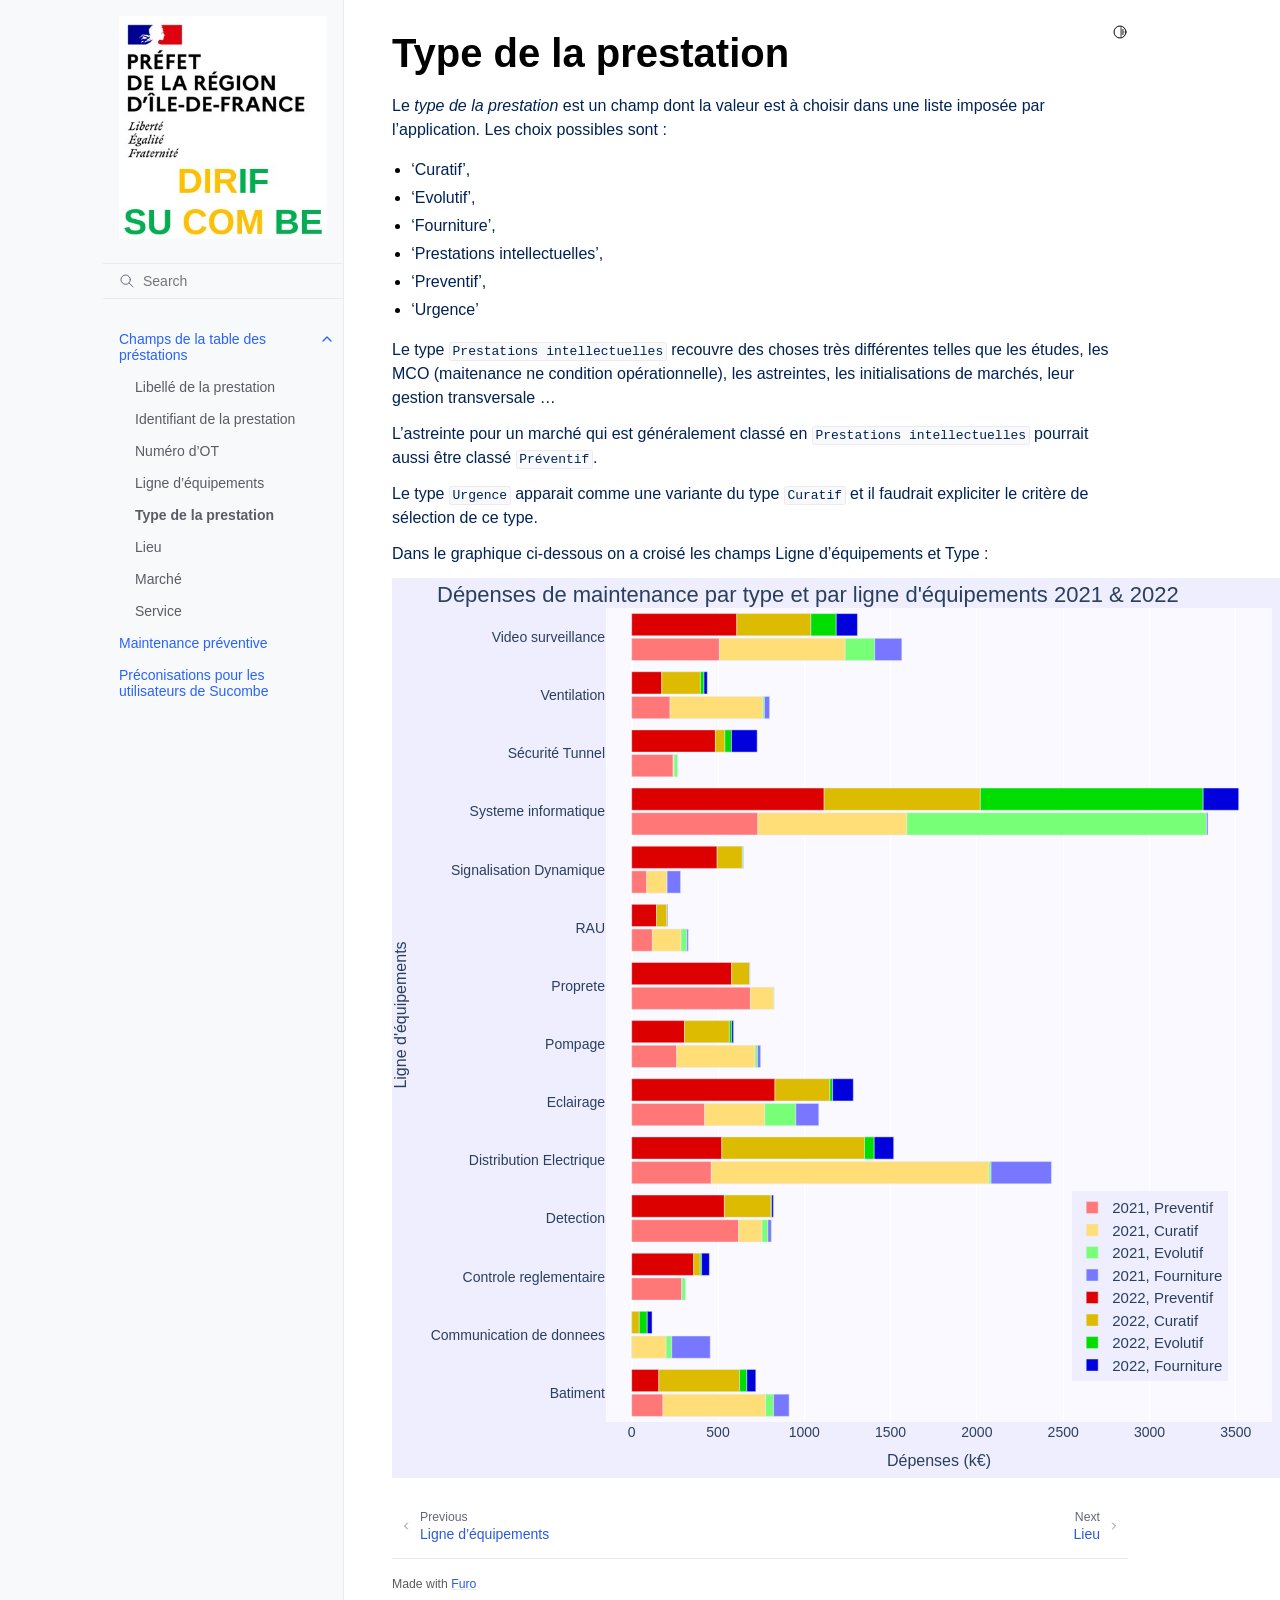
<file: cp4_type.html>
<!doctype html>
<html class="no-js" lang="en" data-content_root="./">
  <head><meta charset="utf-8"/>
    <meta name="viewport" content="width=device-width,initial-scale=1"/>
    <meta name="color-scheme" content="light dark"><meta name="viewport" content="width=device-width, initial-scale=1" />
<link rel="index" title="Index" href="genindex.html" /><link rel="search" title="Search" href="search.html" /><link rel="next" title="Lieu" href="cp5_lieu.html" /><link rel="prev" title="Ligne d’équipements" href="cp3_lgnEq.html" />

    <link rel="shortcut icon" href="https://storage.googleapis.com/idf-congestion/favicon.ico"/><!-- Generated with Sphinx 7.2.6 and Furo 2024.01.29 -->
        <title>Type de la prestation - doc Sucombe documentation</title>
      <link rel="stylesheet" type="text/css" href="_static/pygments.css?v=a746c00c" />
    <link rel="stylesheet" type="text/css" href="_static/styles/furo.css?v=135e06be" />
    <link rel="stylesheet" type="text/css" href="_static/styles/furo-extensions.css?v=36a5483c" />
    <link rel="stylesheet" type="text/css" href="_static/css/custom.css?v=e246c73d" />
    
    


<style>
  body {
    --color-code-background: #f8f8f8;
  --color-code-foreground: black;
  
  }
  @media not print {
    body[data-theme="dark"] {
      --color-code-background: #202020;
  --color-code-foreground: #d0d0d0;
  
    }
    @media (prefers-color-scheme: dark) {
      body:not([data-theme="light"]) {
        --color-code-background: #202020;
  --color-code-foreground: #d0d0d0;
  
      }
    }
  }
</style></head>
  <body>
    
    <script>
      document.body.dataset.theme = localStorage.getItem("theme") || "auto";
    </script>
    

<svg xmlns="http://www.w3.org/2000/svg" style="display: none;">
  <symbol id="svg-toc" viewBox="0 0 24 24">
    <title>Contents</title>
    <svg stroke="currentColor" fill="currentColor" stroke-width="0" viewBox="0 0 1024 1024">
      <path d="M408 442h480c4.4 0 8-3.6 8-8v-56c0-4.4-3.6-8-8-8H408c-4.4 0-8 3.6-8 8v56c0 4.4 3.6 8 8 8zm-8 204c0 4.4 3.6 8 8 8h480c4.4 0 8-3.6 8-8v-56c0-4.4-3.6-8-8-8H408c-4.4 0-8 3.6-8 8v56zm504-486H120c-4.4 0-8 3.6-8 8v56c0 4.4 3.6 8 8 8h784c4.4 0 8-3.6 8-8v-56c0-4.4-3.6-8-8-8zm0 632H120c-4.4 0-8 3.6-8 8v56c0 4.4 3.6 8 8 8h784c4.4 0 8-3.6 8-8v-56c0-4.4-3.6-8-8-8zM115.4 518.9L271.7 642c5.8 4.6 14.4.5 14.4-6.9V388.9c0-7.4-8.5-11.5-14.4-6.9L115.4 505.1a8.74 8.74 0 0 0 0 13.8z"/>
    </svg>
  </symbol>
  <symbol id="svg-menu" viewBox="0 0 24 24">
    <title>Menu</title>
    <svg xmlns="http://www.w3.org/2000/svg" viewBox="0 0 24 24" fill="none" stroke="currentColor"
      stroke-width="2" stroke-linecap="round" stroke-linejoin="round" class="feather-menu">
      <line x1="3" y1="12" x2="21" y2="12"></line>
      <line x1="3" y1="6" x2="21" y2="6"></line>
      <line x1="3" y1="18" x2="21" y2="18"></line>
    </svg>
  </symbol>
  <symbol id="svg-arrow-right" viewBox="0 0 24 24">
    <title>Expand</title>
    <svg xmlns="http://www.w3.org/2000/svg" viewBox="0 0 24 24" fill="none" stroke="currentColor"
      stroke-width="2" stroke-linecap="round" stroke-linejoin="round" class="feather-chevron-right">
      <polyline points="9 18 15 12 9 6"></polyline>
    </svg>
  </symbol>
  <symbol id="svg-sun" viewBox="0 0 24 24">
    <title>Light mode</title>
    <svg xmlns="http://www.w3.org/2000/svg" viewBox="0 0 24 24" fill="none" stroke="currentColor"
      stroke-width="1.5" stroke-linecap="round" stroke-linejoin="round" class="feather-sun">
      <circle cx="12" cy="12" r="5"></circle>
      <line x1="12" y1="1" x2="12" y2="3"></line>
      <line x1="12" y1="21" x2="12" y2="23"></line>
      <line x1="4.22" y1="4.22" x2="5.64" y2="5.64"></line>
      <line x1="18.36" y1="18.36" x2="19.78" y2="19.78"></line>
      <line x1="1" y1="12" x2="3" y2="12"></line>
      <line x1="21" y1="12" x2="23" y2="12"></line>
      <line x1="4.22" y1="19.78" x2="5.64" y2="18.36"></line>
      <line x1="18.36" y1="5.64" x2="19.78" y2="4.22"></line>
    </svg>
  </symbol>
  <symbol id="svg-moon" viewBox="0 0 24 24">
    <title>Dark mode</title>
    <svg xmlns="http://www.w3.org/2000/svg" viewBox="0 0 24 24" fill="none" stroke="currentColor"
      stroke-width="1.5" stroke-linecap="round" stroke-linejoin="round" class="icon-tabler-moon">
      <path stroke="none" d="M0 0h24v24H0z" fill="none" />
      <path d="M12 3c.132 0 .263 0 .393 0a7.5 7.5 0 0 0 7.92 12.446a9 9 0 1 1 -8.313 -12.454z" />
    </svg>
  </symbol>
  <symbol id="svg-sun-half" viewBox="0 0 24 24">
    <title>Auto light/dark mode</title>
    <svg xmlns="http://www.w3.org/2000/svg" viewBox="0 0 24 24" fill="none" stroke="currentColor"
      stroke-width="1.5" stroke-linecap="round" stroke-linejoin="round" class="icon-tabler-shadow">
      <path stroke="none" d="M0 0h24v24H0z" fill="none"/>
      <circle cx="12" cy="12" r="9" />
      <path d="M13 12h5" />
      <path d="M13 15h4" />
      <path d="M13 18h1" />
      <path d="M13 9h4" />
      <path d="M13 6h1" />
    </svg>
  </symbol>
</svg>

<input type="checkbox" class="sidebar-toggle" name="__navigation" id="__navigation">
<input type="checkbox" class="sidebar-toggle" name="__toc" id="__toc">
<label class="overlay sidebar-overlay" for="__navigation">
  <div class="visually-hidden">Hide navigation sidebar</div>
</label>
<label class="overlay toc-overlay" for="__toc">
  <div class="visually-hidden">Hide table of contents sidebar</div>
</label>



<div class="page">
  <header class="mobile-header">
    <div class="header-left">
      <label class="nav-overlay-icon" for="__navigation">
        <div class="visually-hidden">Toggle site navigation sidebar</div>
        <i class="icon"><svg><use href="#svg-menu"></use></svg></i>
      </label>
    </div>
    <div class="header-center">
      <a href="index.html"><div class="brand">doc Sucombe  documentation</div></a>
    </div>
    <div class="header-right">
      <div class="theme-toggle-container theme-toggle-header">
        <button class="theme-toggle">
          <div class="visually-hidden">Toggle Light / Dark / Auto color theme</div>
          <svg class="theme-icon-when-auto"><use href="#svg-sun-half"></use></svg>
          <svg class="theme-icon-when-dark"><use href="#svg-moon"></use></svg>
          <svg class="theme-icon-when-light"><use href="#svg-sun"></use></svg>
        </button>
      </div>
      <label class="toc-overlay-icon toc-header-icon no-toc" for="__toc">
        <div class="visually-hidden">Toggle table of contents sidebar</div>
        <i class="icon"><svg><use href="#svg-toc"></use></svg></i>
      </label>
    </div>
  </header>
  <aside class="sidebar-drawer">
    <div class="sidebar-container">
      
      <div class="sidebar-sticky"><a class="sidebar-brand" href="index.html">
  
  <div class="sidebar-logo-container">
    <img class="sidebar-logo only-light" src="_static/logoSucombe.jpg" alt="Light Logo"/>
    <img class="sidebar-logo only-dark" src="_static/logoSucombe.jpg" alt="Dark Logo"/>
  </div>
  
  
</a><form class="sidebar-search-container" method="get" action="search.html" role="search">
  <input class="sidebar-search" placeholder="Search" name="q" aria-label="Search">
  <input type="hidden" name="check_keywords" value="yes">
  <input type="hidden" name="area" value="default">
</form>
<div id="searchbox"></div><div class="sidebar-scroll"><div class="sidebar-tree">
  <ul class="current">
<li class="toctree-l1 current has-children"><a class="reference internal" href="champsPresta.html">Champs de la table des préstations</a><input checked="" class="toctree-checkbox" id="toctree-checkbox-1" name="toctree-checkbox-1" role="switch" type="checkbox"/><label for="toctree-checkbox-1"><div class="visually-hidden">Toggle navigation of Champs de la table des préstations</div><i class="icon"><svg><use href="#svg-arrow-right"></use></svg></i></label><ul class="current">
<li class="toctree-l2"><a class="reference internal" href="cp1_libelle.html">Libellé de la prestation</a></li>
<li class="toctree-l2"><a class="reference internal" href="cp2_id.html">Identifiant de la prestation</a></li>
<li class="toctree-l2"><a class="reference internal" href="cp28_numOT.html">Numéro d’OT</a></li>
<li class="toctree-l2"><a class="reference internal" href="cp3_lgnEq.html">Ligne d’équipements</a></li>
<li class="toctree-l2 current current-page"><a class="current reference internal" href="#">Type de la prestation</a></li>
<li class="toctree-l2"><a class="reference internal" href="cp5_lieu.html">Lieu</a></li>
<li class="toctree-l2"><a class="reference internal" href="cp6_marche.html">Marché</a></li>
<li class="toctree-l2"><a class="reference internal" href="cp7_service.html">Service</a></li>
</ul>
</li>
<li class="toctree-l1"><a class="reference internal" href="preventifs.html">Maintenance préventive</a></li>
<li class="toctree-l1"><a class="reference internal" href="preconisations.html">Préconisations pour les utilisateurs de Sucombe</a></li>
</ul>

</div>
</div>

      </div>
      
    </div>
  </aside>
  <div class="main">
    <div class="content">
      <div class="article-container">
        <a href="#" class="back-to-top muted-link">
          <svg xmlns="http://www.w3.org/2000/svg" viewBox="0 0 24 24">
            <path d="M13 20h-2V8l-5.5 5.5-1.42-1.42L12 4.16l7.92 7.92-1.42 1.42L13 8v12z"></path>
          </svg>
          <span>Back to top</span>
        </a>
        <div class="content-icon-container">
          
<div class="theme-toggle-container theme-toggle-content">
            <button class="theme-toggle">
              <div class="visually-hidden">Toggle Light / Dark / Auto color theme</div>
              <svg class="theme-icon-when-auto"><use href="#svg-sun-half"></use></svg>
              <svg class="theme-icon-when-dark"><use href="#svg-moon"></use></svg>
              <svg class="theme-icon-when-light"><use href="#svg-sun"></use></svg>
            </button>
          </div>
          <label class="toc-overlay-icon toc-content-icon no-toc" for="__toc">
            <div class="visually-hidden">Toggle table of contents sidebar</div>
            <i class="icon"><svg><use href="#svg-toc"></use></svg></i>
          </label>
        </div>
        <article role="main">
          <section id="type-de-la-prestation">
<h1>Type de la prestation<a class="headerlink" href="#type-de-la-prestation" title="Link to this heading">#</a></h1>
<p>Le <em>type de la prestation</em> est un champ dont la valeur est à choisir dans une liste imposée par l’application. Les choix possibles sont :</p>
<ul class="simple">
<li><p>‘Curatif’,</p></li>
<li><p>‘Evolutif’,</p></li>
<li><p>‘Fourniture’,</p></li>
<li><p>‘Prestations intellectuelles’,</p></li>
<li><p>‘Preventif’,</p></li>
<li><p>‘Urgence’</p></li>
</ul>
<p>Le type <code class="docutils literal notranslate"><span class="pre">Prestations</span> <span class="pre">intellectuelles</span></code> recouvre des choses très différentes telles que les études, les MCO (maitenance ne condition opérationnelle), les astreintes, les initialisations de marchés, leur gestion transversale …</p>
<p>L’astreinte pour un marché qui est généralement classé en <code class="docutils literal notranslate"><span class="pre">Prestations</span> <span class="pre">intellectuelles</span></code> pourrait aussi être classé <code class="docutils literal notranslate"><span class="pre">Préventif</span></code>.</p>
<p>Le type <code class="docutils literal notranslate"><span class="pre">Urgence</span></code> apparait comme une variante du type <code class="docutils literal notranslate"><span class="pre">Curatif</span></code> et il faudrait expliciter le critère de sélection de ce type.</p>
<p>Dans le graphique ci-dessous on a croisé les champs Ligne d’équipements et Type :</p>
<html>
<head><meta charset="utf-8" /> <title>Diagramme fondammental Taux d'occupation débit par voie </title>
  <link rel="icon" type="image/x-icon" href="https://storage.googleapis.com/idf-congestion/favicon.ico">  </head>
<body>
    <div>                        <script type="text/javascript">window.PlotlyConfig = {MathJaxConfig: 'local'};</script>
        <script charset="utf-8" src="https://cdn.plot.ly/plotly-2.24.1.min.js"></script>                <div id="98b6c14e-8eb7-4c95-9c14-e040dc640edd" class="plotly-graph-div" style="height:900px; width:900px;"></div>            <script type="text/javascript">                                    window.PLOTLYENV=window.PLOTLYENV || {};                                    if (document.getElementById("98b6c14e-8eb7-4c95-9c14-e040dc640edd")) {                    Plotly.newPlot(                        "98b6c14e-8eb7-4c95-9c14-e040dc640edd",                        [{"base":[0,0,0,0,0,0,0,0,0,0,0,0,0,0],"marker":{"color":"#f77"},"name":"2021, Preventif","offsetgroup":"2021","orientation":"h","x":[181,0,291,619,461,423,261,688,120,87,731,240,222,508],"y":["Batiment","Communication de donnees","Controle reglementaire","Detection","Distribution Electrique","Eclairage","Pompage","Proprete","RAU","Signalisation Dynamique","Systeme informatique","S\u00e9curit\u00e9 Tunnel","Ventilation","Video surveillance"],"type":"bar"},{"base":[181,0,291,619,461,423,261,688,120,87,731,240,222,508],"marker":{"color":"#fd7"},"name":"2021, Curatif","offsetgroup":"2021","orientation":"h","x":[595,199,0,136,1609,348,454,137,166,118,864,6,538,729],"y":["Batiment","Communication de donnees","Controle reglementaire","Detection","Distribution Electrique","Eclairage","Pompage","Proprete","RAU","Signalisation Dynamique","Systeme informatique","S\u00e9curit\u00e9 Tunnel","Ventilation","Video surveillance"],"type":"bar"},{"base":[776,199,291,755,2070,771,715,825,286,205,1595,246,760,1237],"marker":{"color":"#7f7"},"name":"2021, Evolutif","offsetgroup":"2021","orientation":"h","x":[46,33,22,34,12,180,14,0,33,0,1735,21,9,171],"y":["Batiment","Communication de donnees","Controle reglementaire","Detection","Distribution Electrique","Eclairage","Pompage","Proprete","RAU","Signalisation Dynamique","Systeme informatique","S\u00e9curit\u00e9 Tunnel","Ventilation","Video surveillance"],"type":"bar"},{"base":[822,232,313,789,2082,951,729,825,319,205,3330,267,769,1408],"marker":{"color":"#77f"},"name":"2021, Fourniture","offsetgroup":"2021","orientation":"h","x":[90,223,0,20,350,133,18,0,9,78,9,0,30,157],"y":["Batiment","Communication de donnees","Controle reglementaire","Detection","Distribution Electrique","Eclairage","Pompage","Proprete","RAU","Signalisation Dynamique","Systeme informatique","S\u00e9curit\u00e9 Tunnel","Ventilation","Video surveillance"],"type":"bar"},{"base":[0,0,0,0,0,0,0,0,0,0,0,0,0,0],"marker":{"color":"#d00"},"name":"2022, Preventif","offsetgroup":"2022","orientation":"h","x":[157,0,359,537,522,830,306,579,144,495,1115,485,174,609],"y":["Batiment","Communication de donnees","Controle reglementaire","Detection","Distribution Electrique","Eclairage","Pompage","Proprete","RAU","Signalisation Dynamique","Systeme informatique","S\u00e9curit\u00e9 Tunnel","Ventilation","Video surveillance"],"type":"bar"},{"base":[157,0,359,537,522,830,306,579,144,495,1115,485,174,609],"marker":{"color":"#db0"},"name":"2022, Curatif","offsetgroup":"2022","orientation":"h","x":[468,44,38,270,827,318,260,105,61,146,905,55,224,429],"y":["Batiment","Communication de donnees","Controle reglementaire","Detection","Distribution Electrique","Eclairage","Pompage","Proprete","RAU","Signalisation Dynamique","Systeme informatique","S\u00e9curit\u00e9 Tunnel","Ventilation","Video surveillance"],"type":"bar"},{"base":[625,44,397,807,1349,1148,566,684,205,641,2020,540,398,1038],"marker":{"color":"#0d0"},"name":"2022, Evolutif","offsetgroup":"2022","orientation":"h","x":[42,46,8,4,56,16,14,0,0,4,1291,38,21,147],"y":["Batiment","Communication de donnees","Controle reglementaire","Detection","Distribution Electrique","Eclairage","Pompage","Proprete","RAU","Signalisation Dynamique","Systeme informatique","S\u00e9curit\u00e9 Tunnel","Ventilation","Video surveillance"],"type":"bar"},{"base":[667,90,405,811,1405,1164,580,684,205,645,3311,578,419,1185],"marker":{"color":"#00d"},"name":"2022, Fourniture","offsetgroup":"2022","orientation":"h","x":[52,28,45,10,113,120,10,1,3,1,206,149,19,123],"y":["Batiment","Communication de donnees","Controle reglementaire","Detection","Distribution Electrique","Eclairage","Pompage","Proprete","RAU","Signalisation Dynamique","Systeme informatique","S\u00e9curit\u00e9 Tunnel","Ventilation","Video surveillance"],"type":"bar"}],                        {"template":{"data":{"histogram2dcontour":[{"type":"histogram2dcontour","colorbar":{"outlinewidth":0,"ticks":""},"colorscale":[[0.0,"#0d0887"],[0.1111111111111111,"#46039f"],[0.2222222222222222,"#7201a8"],[0.3333333333333333,"#9c179e"],[0.4444444444444444,"#bd3786"],[0.5555555555555556,"#d8576b"],[0.6666666666666666,"#ed7953"],[0.7777777777777778,"#fb9f3a"],[0.8888888888888888,"#fdca26"],[1.0,"#f0f921"]]}],"choropleth":[{"type":"choropleth","colorbar":{"outlinewidth":0,"ticks":""}}],"histogram2d":[{"type":"histogram2d","colorbar":{"outlinewidth":0,"ticks":""},"colorscale":[[0.0,"#0d0887"],[0.1111111111111111,"#46039f"],[0.2222222222222222,"#7201a8"],[0.3333333333333333,"#9c179e"],[0.4444444444444444,"#bd3786"],[0.5555555555555556,"#d8576b"],[0.6666666666666666,"#ed7953"],[0.7777777777777778,"#fb9f3a"],[0.8888888888888888,"#fdca26"],[1.0,"#f0f921"]]}],"heatmap":[{"type":"heatmap","colorbar":{"outlinewidth":0,"ticks":""},"colorscale":[[0.0,"#0d0887"],[0.1111111111111111,"#46039f"],[0.2222222222222222,"#7201a8"],[0.3333333333333333,"#9c179e"],[0.4444444444444444,"#bd3786"],[0.5555555555555556,"#d8576b"],[0.6666666666666666,"#ed7953"],[0.7777777777777778,"#fb9f3a"],[0.8888888888888888,"#fdca26"],[1.0,"#f0f921"]]}],"heatmapgl":[{"type":"heatmapgl","colorbar":{"outlinewidth":0,"ticks":""},"colorscale":[[0.0,"#0d0887"],[0.1111111111111111,"#46039f"],[0.2222222222222222,"#7201a8"],[0.3333333333333333,"#9c179e"],[0.4444444444444444,"#bd3786"],[0.5555555555555556,"#d8576b"],[0.6666666666666666,"#ed7953"],[0.7777777777777778,"#fb9f3a"],[0.8888888888888888,"#fdca26"],[1.0,"#f0f921"]]}],"contourcarpet":[{"type":"contourcarpet","colorbar":{"outlinewidth":0,"ticks":""}}],"contour":[{"type":"contour","colorbar":{"outlinewidth":0,"ticks":""},"colorscale":[[0.0,"#0d0887"],[0.1111111111111111,"#46039f"],[0.2222222222222222,"#7201a8"],[0.3333333333333333,"#9c179e"],[0.4444444444444444,"#bd3786"],[0.5555555555555556,"#d8576b"],[0.6666666666666666,"#ed7953"],[0.7777777777777778,"#fb9f3a"],[0.8888888888888888,"#fdca26"],[1.0,"#f0f921"]]}],"surface":[{"type":"surface","colorbar":{"outlinewidth":0,"ticks":""},"colorscale":[[0.0,"#0d0887"],[0.1111111111111111,"#46039f"],[0.2222222222222222,"#7201a8"],[0.3333333333333333,"#9c179e"],[0.4444444444444444,"#bd3786"],[0.5555555555555556,"#d8576b"],[0.6666666666666666,"#ed7953"],[0.7777777777777778,"#fb9f3a"],[0.8888888888888888,"#fdca26"],[1.0,"#f0f921"]]}],"mesh3d":[{"type":"mesh3d","colorbar":{"outlinewidth":0,"ticks":""}}],"scatter":[{"fillpattern":{"fillmode":"overlay","size":10,"solidity":0.2},"type":"scatter"}],"parcoords":[{"type":"parcoords","line":{"colorbar":{"outlinewidth":0,"ticks":""}}}],"scatterpolargl":[{"type":"scatterpolargl","marker":{"colorbar":{"outlinewidth":0,"ticks":""}}}],"bar":[{"error_x":{"color":"#2a3f5f"},"error_y":{"color":"#2a3f5f"},"marker":{"line":{"color":"#E5ECF6","width":0.5},"pattern":{"fillmode":"overlay","size":10,"solidity":0.2}},"type":"bar"}],"scattergeo":[{"type":"scattergeo","marker":{"colorbar":{"outlinewidth":0,"ticks":""}}}],"scatterpolar":[{"type":"scatterpolar","marker":{"colorbar":{"outlinewidth":0,"ticks":""}}}],"histogram":[{"marker":{"pattern":{"fillmode":"overlay","size":10,"solidity":0.2}},"type":"histogram"}],"scattergl":[{"type":"scattergl","marker":{"colorbar":{"outlinewidth":0,"ticks":""}}}],"scatter3d":[{"type":"scatter3d","line":{"colorbar":{"outlinewidth":0,"ticks":""}},"marker":{"colorbar":{"outlinewidth":0,"ticks":""}}}],"scattermapbox":[{"type":"scattermapbox","marker":{"colorbar":{"outlinewidth":0,"ticks":""}}}],"scatterternary":[{"type":"scatterternary","marker":{"colorbar":{"outlinewidth":0,"ticks":""}}}],"scattercarpet":[{"type":"scattercarpet","marker":{"colorbar":{"outlinewidth":0,"ticks":""}}}],"carpet":[{"aaxis":{"endlinecolor":"#2a3f5f","gridcolor":"white","linecolor":"white","minorgridcolor":"white","startlinecolor":"#2a3f5f"},"baxis":{"endlinecolor":"#2a3f5f","gridcolor":"white","linecolor":"white","minorgridcolor":"white","startlinecolor":"#2a3f5f"},"type":"carpet"}],"table":[{"cells":{"fill":{"color":"#EBF0F8"},"line":{"color":"white"}},"header":{"fill":{"color":"#C8D4E3"},"line":{"color":"white"}},"type":"table"}],"barpolar":[{"marker":{"line":{"color":"#E5ECF6","width":0.5},"pattern":{"fillmode":"overlay","size":10,"solidity":0.2}},"type":"barpolar"}],"pie":[{"automargin":true,"type":"pie"}]},"layout":{"autotypenumbers":"strict","colorway":["#636efa","#EF553B","#00cc96","#ab63fa","#FFA15A","#19d3f3","#FF6692","#B6E880","#FF97FF","#FECB52"],"font":{"color":"#2a3f5f"},"hovermode":"closest","hoverlabel":{"align":"left"},"paper_bgcolor":"white","plot_bgcolor":"#E5ECF6","polar":{"bgcolor":"#E5ECF6","angularaxis":{"gridcolor":"white","linecolor":"white","ticks":""},"radialaxis":{"gridcolor":"white","linecolor":"white","ticks":""}},"ternary":{"bgcolor":"#E5ECF6","aaxis":{"gridcolor":"white","linecolor":"white","ticks":""},"baxis":{"gridcolor":"white","linecolor":"white","ticks":""},"caxis":{"gridcolor":"white","linecolor":"white","ticks":""}},"coloraxis":{"colorbar":{"outlinewidth":0,"ticks":""}},"colorscale":{"sequential":[[0.0,"#0d0887"],[0.1111111111111111,"#46039f"],[0.2222222222222222,"#7201a8"],[0.3333333333333333,"#9c179e"],[0.4444444444444444,"#bd3786"],[0.5555555555555556,"#d8576b"],[0.6666666666666666,"#ed7953"],[0.7777777777777778,"#fb9f3a"],[0.8888888888888888,"#fdca26"],[1.0,"#f0f921"]],"sequentialminus":[[0.0,"#0d0887"],[0.1111111111111111,"#46039f"],[0.2222222222222222,"#7201a8"],[0.3333333333333333,"#9c179e"],[0.4444444444444444,"#bd3786"],[0.5555555555555556,"#d8576b"],[0.6666666666666666,"#ed7953"],[0.7777777777777778,"#fb9f3a"],[0.8888888888888888,"#fdca26"],[1.0,"#f0f921"]],"diverging":[[0,"#8e0152"],[0.1,"#c51b7d"],[0.2,"#de77ae"],[0.3,"#f1b6da"],[0.4,"#fde0ef"],[0.5,"#f7f7f7"],[0.6,"#e6f5d0"],[0.7,"#b8e186"],[0.8,"#7fbc41"],[0.9,"#4d9221"],[1,"#276419"]]},"xaxis":{"gridcolor":"white","linecolor":"white","ticks":"","title":{"standoff":15},"zerolinecolor":"white","automargin":true,"zerolinewidth":2},"yaxis":{"gridcolor":"white","linecolor":"white","ticks":"","title":{"standoff":15},"zerolinecolor":"white","automargin":true,"zerolinewidth":2},"scene":{"xaxis":{"backgroundcolor":"#E5ECF6","gridcolor":"white","linecolor":"white","showbackground":true,"ticks":"","zerolinecolor":"white","gridwidth":2},"yaxis":{"backgroundcolor":"#E5ECF6","gridcolor":"white","linecolor":"white","showbackground":true,"ticks":"","zerolinecolor":"white","gridwidth":2},"zaxis":{"backgroundcolor":"#E5ECF6","gridcolor":"white","linecolor":"white","showbackground":true,"ticks":"","zerolinecolor":"white","gridwidth":2}},"shapedefaults":{"line":{"color":"#2a3f5f"}},"annotationdefaults":{"arrowcolor":"#2a3f5f","arrowhead":0,"arrowwidth":1},"geo":{"bgcolor":"white","landcolor":"#E5ECF6","subunitcolor":"white","showland":true,"showlakes":true,"lakecolor":"white"},"title":{"x":0.05},"mapbox":{"style":"light"}}},"margin":{"l":20,"r":20,"t":30,"b":20},"title":{"font":{"size":22},"text":"D\u00e9penses de maintenance par type et par ligne d'\u00e9quipements 2021 & 2022","y":0.99},"xaxis":{"title":{"text":"D\u00e9penses (k\u20ac)","font":{"size":16}},"tickfont":{"size":14}},"yaxis":{"title":{"text":"Ligne d'\u00e9quipements","font":{"size":16}},"tickfont":{"size":14}},"legend":{"font":{"size":15},"x":0.7,"y":0.05},"autosize":false,"width":900,"height":900,"barmode":"group","bargap":0.15,"bargroupgap":0.1,"paper_bgcolor":"#eef","plot_bgcolor":"#f9f9ff"},                        {"displayModeBar": false, "responsive": true}                    )                };                            </script>        </div>
</body>
</html>
</section>

        </article>
      </div>
      <footer>
        
        <div class="related-pages">
          <a class="next-page" href="cp5_lieu.html">
              <div class="page-info">
                <div class="context">
                  <span>Next</span>
                </div>
                <div class="title">Lieu</div>
              </div>
              <svg class="furo-related-icon"><use href="#svg-arrow-right"></use></svg>
            </a>
          <a class="prev-page" href="cp3_lgnEq.html">
              <svg class="furo-related-icon"><use href="#svg-arrow-right"></use></svg>
              <div class="page-info">
                <div class="context">
                  <span>Previous</span>
                </div>
                
                <div class="title">Ligne d’équipements</div>
                
              </div>
            </a>
        </div>
        <div class="bottom-of-page">
          <div class="left-details">
            Made with 
            <a href="https://github.com/pradyunsg/furo">Furo</a>
            
          </div>
          <div class="right-details">
            
          </div>
        </div>
        
      </footer>
    </div>
    <aside class="toc-drawer no-toc">
      
      
      
    </aside>
  </div>
</div><script src="_static/documentation_options.js?v=5929fcd5"></script>
    <script src="_static/doctools.js?v=888ff710"></script>
    <script src="_static/sphinx_highlight.js?v=dc90522c"></script>
    <script src="_static/scripts/furo.js?v=32e29ea5"></script>
    </body>
</html>
</file>
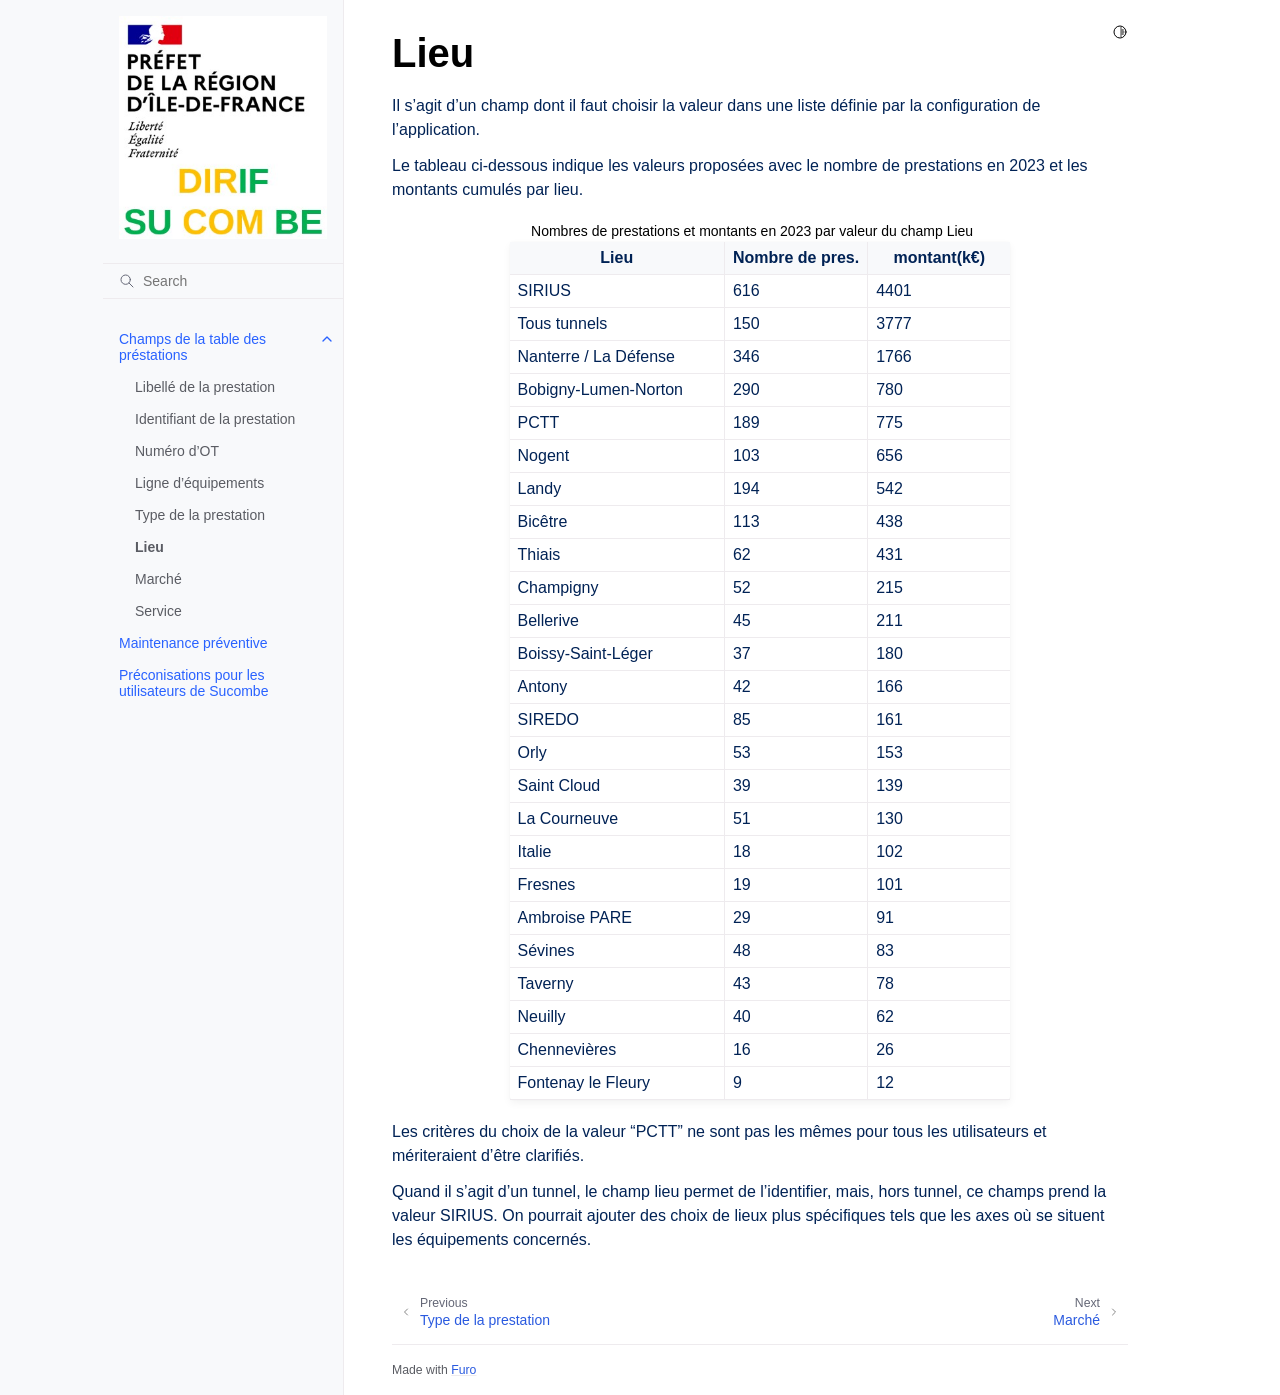
<file: cp5_lieu.html>
<!doctype html>
<html class="no-js" lang="en" data-content_root="./">
  <head><meta charset="utf-8"/>
    <meta name="viewport" content="width=device-width,initial-scale=1"/>
    <meta name="color-scheme" content="light dark"><meta name="viewport" content="width=device-width, initial-scale=1" />
<link rel="index" title="Index" href="genindex.html" /><link rel="search" title="Search" href="search.html" /><link rel="next" title="Marché" href="cp6_marche.html" /><link rel="prev" title="Type de la prestation" href="cp4_type.html" />

    <link rel="shortcut icon" href="https://storage.googleapis.com/idf-congestion/favicon.ico"/><!-- Generated with Sphinx 7.2.6 and Furo 2024.01.29 -->
        <title>Lieu - doc Sucombe documentation</title>
      <link rel="stylesheet" type="text/css" href="_static/pygments.css?v=a746c00c" />
    <link rel="stylesheet" type="text/css" href="_static/styles/furo.css?v=135e06be" />
    <link rel="stylesheet" type="text/css" href="_static/styles/furo-extensions.css?v=36a5483c" />
    <link rel="stylesheet" type="text/css" href="_static/css/custom.css?v=e246c73d" />
    
    


<style>
  body {
    --color-code-background: #f8f8f8;
  --color-code-foreground: black;
  
  }
  @media not print {
    body[data-theme="dark"] {
      --color-code-background: #202020;
  --color-code-foreground: #d0d0d0;
  
    }
    @media (prefers-color-scheme: dark) {
      body:not([data-theme="light"]) {
        --color-code-background: #202020;
  --color-code-foreground: #d0d0d0;
  
      }
    }
  }
</style></head>
  <body>
    
    <script>
      document.body.dataset.theme = localStorage.getItem("theme") || "auto";
    </script>
    

<svg xmlns="http://www.w3.org/2000/svg" style="display: none;">
  <symbol id="svg-toc" viewBox="0 0 24 24">
    <title>Contents</title>
    <svg stroke="currentColor" fill="currentColor" stroke-width="0" viewBox="0 0 1024 1024">
      <path d="M408 442h480c4.4 0 8-3.6 8-8v-56c0-4.4-3.6-8-8-8H408c-4.4 0-8 3.6-8 8v56c0 4.4 3.6 8 8 8zm-8 204c0 4.4 3.6 8 8 8h480c4.4 0 8-3.6 8-8v-56c0-4.4-3.6-8-8-8H408c-4.4 0-8 3.6-8 8v56zm504-486H120c-4.4 0-8 3.6-8 8v56c0 4.4 3.6 8 8 8h784c4.4 0 8-3.6 8-8v-56c0-4.4-3.6-8-8-8zm0 632H120c-4.4 0-8 3.6-8 8v56c0 4.4 3.6 8 8 8h784c4.4 0 8-3.6 8-8v-56c0-4.4-3.6-8-8-8zM115.4 518.9L271.7 642c5.8 4.6 14.4.5 14.4-6.9V388.9c0-7.4-8.5-11.5-14.4-6.9L115.4 505.1a8.74 8.74 0 0 0 0 13.8z"/>
    </svg>
  </symbol>
  <symbol id="svg-menu" viewBox="0 0 24 24">
    <title>Menu</title>
    <svg xmlns="http://www.w3.org/2000/svg" viewBox="0 0 24 24" fill="none" stroke="currentColor"
      stroke-width="2" stroke-linecap="round" stroke-linejoin="round" class="feather-menu">
      <line x1="3" y1="12" x2="21" y2="12"></line>
      <line x1="3" y1="6" x2="21" y2="6"></line>
      <line x1="3" y1="18" x2="21" y2="18"></line>
    </svg>
  </symbol>
  <symbol id="svg-arrow-right" viewBox="0 0 24 24">
    <title>Expand</title>
    <svg xmlns="http://www.w3.org/2000/svg" viewBox="0 0 24 24" fill="none" stroke="currentColor"
      stroke-width="2" stroke-linecap="round" stroke-linejoin="round" class="feather-chevron-right">
      <polyline points="9 18 15 12 9 6"></polyline>
    </svg>
  </symbol>
  <symbol id="svg-sun" viewBox="0 0 24 24">
    <title>Light mode</title>
    <svg xmlns="http://www.w3.org/2000/svg" viewBox="0 0 24 24" fill="none" stroke="currentColor"
      stroke-width="1.5" stroke-linecap="round" stroke-linejoin="round" class="feather-sun">
      <circle cx="12" cy="12" r="5"></circle>
      <line x1="12" y1="1" x2="12" y2="3"></line>
      <line x1="12" y1="21" x2="12" y2="23"></line>
      <line x1="4.22" y1="4.22" x2="5.64" y2="5.64"></line>
      <line x1="18.36" y1="18.36" x2="19.78" y2="19.78"></line>
      <line x1="1" y1="12" x2="3" y2="12"></line>
      <line x1="21" y1="12" x2="23" y2="12"></line>
      <line x1="4.22" y1="19.78" x2="5.64" y2="18.36"></line>
      <line x1="18.36" y1="5.64" x2="19.78" y2="4.22"></line>
    </svg>
  </symbol>
  <symbol id="svg-moon" viewBox="0 0 24 24">
    <title>Dark mode</title>
    <svg xmlns="http://www.w3.org/2000/svg" viewBox="0 0 24 24" fill="none" stroke="currentColor"
      stroke-width="1.5" stroke-linecap="round" stroke-linejoin="round" class="icon-tabler-moon">
      <path stroke="none" d="M0 0h24v24H0z" fill="none" />
      <path d="M12 3c.132 0 .263 0 .393 0a7.5 7.5 0 0 0 7.92 12.446a9 9 0 1 1 -8.313 -12.454z" />
    </svg>
  </symbol>
  <symbol id="svg-sun-half" viewBox="0 0 24 24">
    <title>Auto light/dark mode</title>
    <svg xmlns="http://www.w3.org/2000/svg" viewBox="0 0 24 24" fill="none" stroke="currentColor"
      stroke-width="1.5" stroke-linecap="round" stroke-linejoin="round" class="icon-tabler-shadow">
      <path stroke="none" d="M0 0h24v24H0z" fill="none"/>
      <circle cx="12" cy="12" r="9" />
      <path d="M13 12h5" />
      <path d="M13 15h4" />
      <path d="M13 18h1" />
      <path d="M13 9h4" />
      <path d="M13 6h1" />
    </svg>
  </symbol>
</svg>

<input type="checkbox" class="sidebar-toggle" name="__navigation" id="__navigation">
<input type="checkbox" class="sidebar-toggle" name="__toc" id="__toc">
<label class="overlay sidebar-overlay" for="__navigation">
  <div class="visually-hidden">Hide navigation sidebar</div>
</label>
<label class="overlay toc-overlay" for="__toc">
  <div class="visually-hidden">Hide table of contents sidebar</div>
</label>



<div class="page">
  <header class="mobile-header">
    <div class="header-left">
      <label class="nav-overlay-icon" for="__navigation">
        <div class="visually-hidden">Toggle site navigation sidebar</div>
        <i class="icon"><svg><use href="#svg-menu"></use></svg></i>
      </label>
    </div>
    <div class="header-center">
      <a href="index.html"><div class="brand">doc Sucombe  documentation</div></a>
    </div>
    <div class="header-right">
      <div class="theme-toggle-container theme-toggle-header">
        <button class="theme-toggle">
          <div class="visually-hidden">Toggle Light / Dark / Auto color theme</div>
          <svg class="theme-icon-when-auto"><use href="#svg-sun-half"></use></svg>
          <svg class="theme-icon-when-dark"><use href="#svg-moon"></use></svg>
          <svg class="theme-icon-when-light"><use href="#svg-sun"></use></svg>
        </button>
      </div>
      <label class="toc-overlay-icon toc-header-icon no-toc" for="__toc">
        <div class="visually-hidden">Toggle table of contents sidebar</div>
        <i class="icon"><svg><use href="#svg-toc"></use></svg></i>
      </label>
    </div>
  </header>
  <aside class="sidebar-drawer">
    <div class="sidebar-container">
      
      <div class="sidebar-sticky"><a class="sidebar-brand" href="index.html">
  
  <div class="sidebar-logo-container">
    <img class="sidebar-logo only-light" src="_static/logoSucombe.jpg" alt="Light Logo"/>
    <img class="sidebar-logo only-dark" src="_static/logoSucombe.jpg" alt="Dark Logo"/>
  </div>
  
  
</a><form class="sidebar-search-container" method="get" action="search.html" role="search">
  <input class="sidebar-search" placeholder="Search" name="q" aria-label="Search">
  <input type="hidden" name="check_keywords" value="yes">
  <input type="hidden" name="area" value="default">
</form>
<div id="searchbox"></div><div class="sidebar-scroll"><div class="sidebar-tree">
  <ul class="current">
<li class="toctree-l1 current has-children"><a class="reference internal" href="champsPresta.html">Champs de la table des préstations</a><input checked="" class="toctree-checkbox" id="toctree-checkbox-1" name="toctree-checkbox-1" role="switch" type="checkbox"/><label for="toctree-checkbox-1"><div class="visually-hidden">Toggle navigation of Champs de la table des préstations</div><i class="icon"><svg><use href="#svg-arrow-right"></use></svg></i></label><ul class="current">
<li class="toctree-l2"><a class="reference internal" href="cp1_libelle.html">Libellé de la prestation</a></li>
<li class="toctree-l2"><a class="reference internal" href="cp2_id.html">Identifiant de la prestation</a></li>
<li class="toctree-l2"><a class="reference internal" href="cp28_numOT.html">Numéro d’OT</a></li>
<li class="toctree-l2"><a class="reference internal" href="cp3_lgnEq.html">Ligne d’équipements</a></li>
<li class="toctree-l2"><a class="reference internal" href="cp4_type.html">Type de la prestation</a></li>
<li class="toctree-l2 current current-page"><a class="current reference internal" href="#">Lieu</a></li>
<li class="toctree-l2"><a class="reference internal" href="cp6_marche.html">Marché</a></li>
<li class="toctree-l2"><a class="reference internal" href="cp7_service.html">Service</a></li>
</ul>
</li>
<li class="toctree-l1"><a class="reference internal" href="preventifs.html">Maintenance préventive</a></li>
<li class="toctree-l1"><a class="reference internal" href="preconisations.html">Préconisations pour les utilisateurs de Sucombe</a></li>
</ul>

</div>
</div>

      </div>
      
    </div>
  </aside>
  <div class="main">
    <div class="content">
      <div class="article-container">
        <a href="#" class="back-to-top muted-link">
          <svg xmlns="http://www.w3.org/2000/svg" viewBox="0 0 24 24">
            <path d="M13 20h-2V8l-5.5 5.5-1.42-1.42L12 4.16l7.92 7.92-1.42 1.42L13 8v12z"></path>
          </svg>
          <span>Back to top</span>
        </a>
        <div class="content-icon-container">
          
<div class="theme-toggle-container theme-toggle-content">
            <button class="theme-toggle">
              <div class="visually-hidden">Toggle Light / Dark / Auto color theme</div>
              <svg class="theme-icon-when-auto"><use href="#svg-sun-half"></use></svg>
              <svg class="theme-icon-when-dark"><use href="#svg-moon"></use></svg>
              <svg class="theme-icon-when-light"><use href="#svg-sun"></use></svg>
            </button>
          </div>
          <label class="toc-overlay-icon toc-content-icon no-toc" for="__toc">
            <div class="visually-hidden">Toggle table of contents sidebar</div>
            <i class="icon"><svg><use href="#svg-toc"></use></svg></i>
          </label>
        </div>
        <article role="main">
          <section id="lieu">
<h1>Lieu<a class="headerlink" href="#lieu" title="Link to this heading">#</a></h1>
<p>Il s’agit d’un champ dont il faut choisir la valeur dans une liste définie par la configuration de l’application.</p>
<p>Le tableau ci-dessous indique les valeurs proposées avec le nombre de prestations en 2023 et les montants cumulés par lieu.</p>
<div class="table-wrapper colwidths-given docutils container" id="id1">
<table class="docutils align-default" id="id1">
<caption><span class="caption-text">Nombres de prestations et montants en 2023 par valeur du champ Lieu</span><a class="headerlink" href="#id1" title="Link to this table">#</a></caption>
<colgroup>
<col style="width: 42.9%" />
<col style="width: 28.6%" />
<col style="width: 28.6%" />
</colgroup>
<thead>
<tr class="row-odd"><th class="head"><p>Lieu</p></th>
<th class="head"><p>Nombre de pres.</p></th>
<th class="head"><p>montant(k€)</p></th>
</tr>
</thead>
<tbody>
<tr class="row-even"><td><p>SIRIUS</p></td>
<td><p>616</p></td>
<td><p>4401</p></td>
</tr>
<tr class="row-odd"><td><p>Tous tunnels</p></td>
<td><p>150</p></td>
<td><p>3777</p></td>
</tr>
<tr class="row-even"><td><p>Nanterre / La Défense</p></td>
<td><p>346</p></td>
<td><p>1766</p></td>
</tr>
<tr class="row-odd"><td><p>Bobigny-Lumen-Norton</p></td>
<td><p>290</p></td>
<td><p>780</p></td>
</tr>
<tr class="row-even"><td><p>PCTT</p></td>
<td><p>189</p></td>
<td><p>775</p></td>
</tr>
<tr class="row-odd"><td><p>Nogent</p></td>
<td><p>103</p></td>
<td><p>656</p></td>
</tr>
<tr class="row-even"><td><p>Landy</p></td>
<td><p>194</p></td>
<td><p>542</p></td>
</tr>
<tr class="row-odd"><td><p>Bicêtre</p></td>
<td><p>113</p></td>
<td><p>438</p></td>
</tr>
<tr class="row-even"><td><p>Thiais</p></td>
<td><p>62</p></td>
<td><p>431</p></td>
</tr>
<tr class="row-odd"><td><p>Champigny</p></td>
<td><p>52</p></td>
<td><p>215</p></td>
</tr>
<tr class="row-even"><td><p>Bellerive</p></td>
<td><p>45</p></td>
<td><p>211</p></td>
</tr>
<tr class="row-odd"><td><p>Boissy-Saint-Léger</p></td>
<td><p>37</p></td>
<td><p>180</p></td>
</tr>
<tr class="row-even"><td><p>Antony</p></td>
<td><p>42</p></td>
<td><p>166</p></td>
</tr>
<tr class="row-odd"><td><p>SIREDO</p></td>
<td><p>85</p></td>
<td><p>161</p></td>
</tr>
<tr class="row-even"><td><p>Orly</p></td>
<td><p>53</p></td>
<td><p>153</p></td>
</tr>
<tr class="row-odd"><td><p>Saint Cloud</p></td>
<td><p>39</p></td>
<td><p>139</p></td>
</tr>
<tr class="row-even"><td><p>La Courneuve</p></td>
<td><p>51</p></td>
<td><p>130</p></td>
</tr>
<tr class="row-odd"><td><p>Italie</p></td>
<td><p>18</p></td>
<td><p>102</p></td>
</tr>
<tr class="row-even"><td><p>Fresnes</p></td>
<td><p>19</p></td>
<td><p>101</p></td>
</tr>
<tr class="row-odd"><td><p>Ambroise PARE</p></td>
<td><p>29</p></td>
<td><p>91</p></td>
</tr>
<tr class="row-even"><td><p>Sévines</p></td>
<td><p>48</p></td>
<td><p>83</p></td>
</tr>
<tr class="row-odd"><td><p>Taverny</p></td>
<td><p>43</p></td>
<td><p>78</p></td>
</tr>
<tr class="row-even"><td><p>Neuilly</p></td>
<td><p>40</p></td>
<td><p>62</p></td>
</tr>
<tr class="row-odd"><td><p>Chennevières</p></td>
<td><p>16</p></td>
<td><p>26</p></td>
</tr>
<tr class="row-even"><td><p>Fontenay le Fleury</p></td>
<td><p>9</p></td>
<td><p>12</p></td>
</tr>
</tbody>
</table>
</div>
<p>Les critères du choix de la valeur “PCTT” ne sont pas les mêmes pour tous les utilisateurs et mériteraient d’être clarifiés.</p>
<p>Quand il s’agit d’un tunnel, le champ lieu permet de l’identifier, mais, hors tunnel, ce champs prend la valeur SIRIUS. On pourrait ajouter des choix de lieux plus spécifiques tels que les axes où se situent les équipements concernés.</p>
</section>

        </article>
      </div>
      <footer>
        
        <div class="related-pages">
          <a class="next-page" href="cp6_marche.html">
              <div class="page-info">
                <div class="context">
                  <span>Next</span>
                </div>
                <div class="title">Marché</div>
              </div>
              <svg class="furo-related-icon"><use href="#svg-arrow-right"></use></svg>
            </a>
          <a class="prev-page" href="cp4_type.html">
              <svg class="furo-related-icon"><use href="#svg-arrow-right"></use></svg>
              <div class="page-info">
                <div class="context">
                  <span>Previous</span>
                </div>
                
                <div class="title">Type de la prestation</div>
                
              </div>
            </a>
        </div>
        <div class="bottom-of-page">
          <div class="left-details">
            Made with 
            <a href="https://github.com/pradyunsg/furo">Furo</a>
            
          </div>
          <div class="right-details">
            
          </div>
        </div>
        
      </footer>
    </div>
    <aside class="toc-drawer no-toc">
      
      
      
    </aside>
  </div>
</div><script src="_static/documentation_options.js?v=5929fcd5"></script>
    <script src="_static/doctools.js?v=888ff710"></script>
    <script src="_static/sphinx_highlight.js?v=dc90522c"></script>
    <script src="_static/scripts/furo.js?v=32e29ea5"></script>
    </body>
</html>
</file>
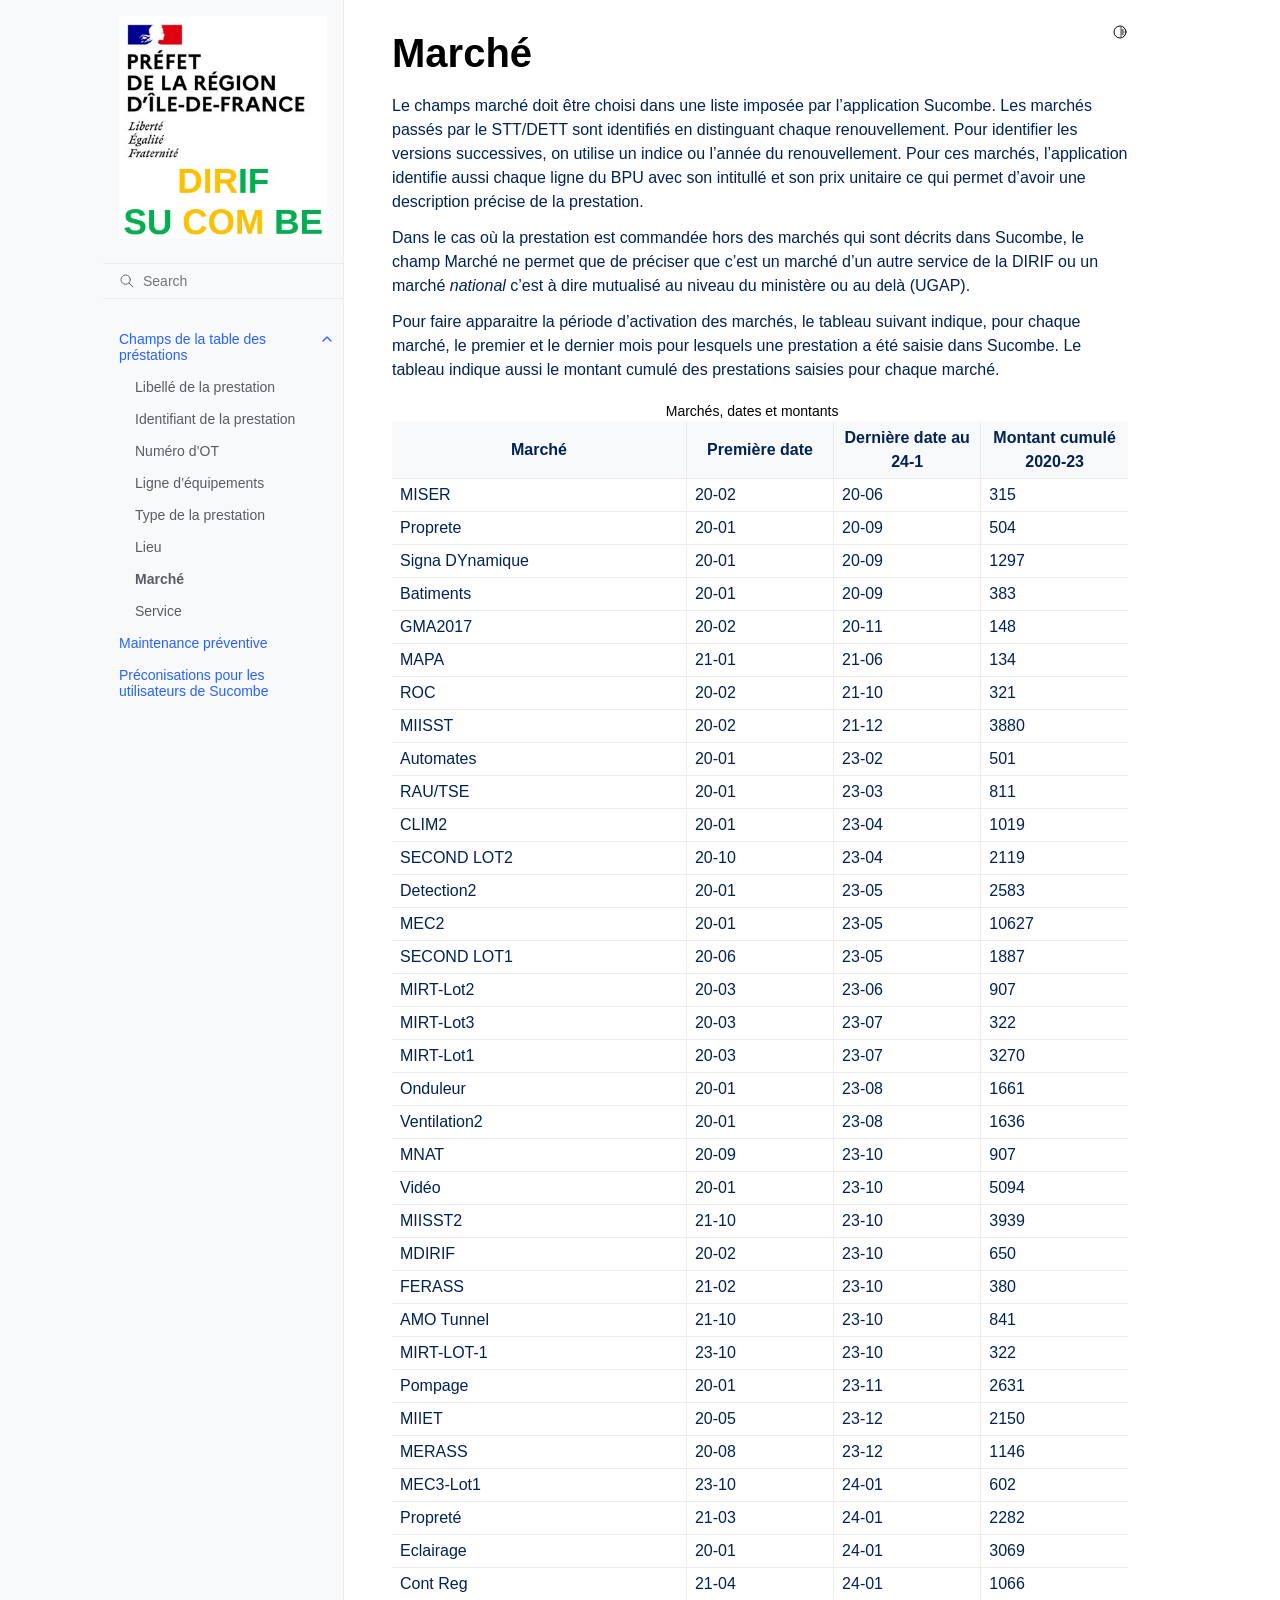
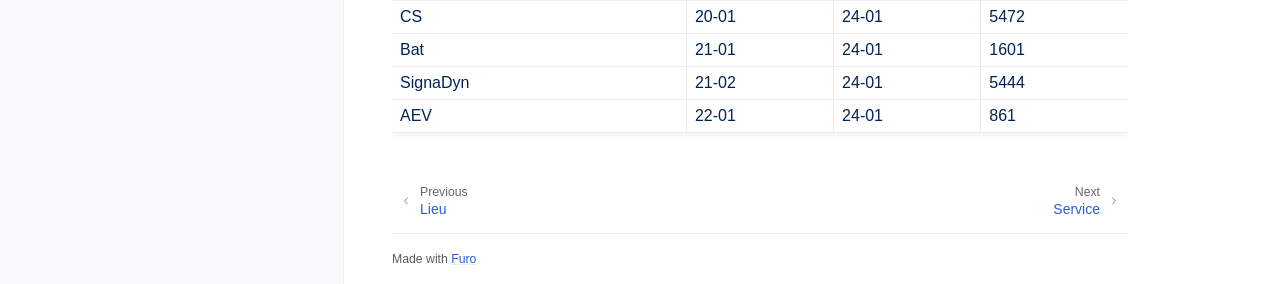
<file: cp6_marche.html>
<!doctype html>
<html class="no-js" lang="en" data-content_root="./">
  <head><meta charset="utf-8"/>
    <meta name="viewport" content="width=device-width,initial-scale=1"/>
    <meta name="color-scheme" content="light dark"><meta name="viewport" content="width=device-width, initial-scale=1" />
<link rel="index" title="Index" href="genindex.html" /><link rel="search" title="Search" href="search.html" /><link rel="next" title="Service" href="cp7_service.html" /><link rel="prev" title="Lieu" href="cp5_lieu.html" />

    <link rel="shortcut icon" href="https://storage.googleapis.com/idf-congestion/favicon.ico"/><!-- Generated with Sphinx 7.2.6 and Furo 2024.01.29 -->
        <title>Marché - doc Sucombe documentation</title>
      <link rel="stylesheet" type="text/css" href="_static/pygments.css?v=a746c00c" />
    <link rel="stylesheet" type="text/css" href="_static/styles/furo.css?v=135e06be" />
    <link rel="stylesheet" type="text/css" href="_static/styles/furo-extensions.css?v=36a5483c" />
    <link rel="stylesheet" type="text/css" href="_static/css/custom.css?v=e246c73d" />
    
    


<style>
  body {
    --color-code-background: #f8f8f8;
  --color-code-foreground: black;
  
  }
  @media not print {
    body[data-theme="dark"] {
      --color-code-background: #202020;
  --color-code-foreground: #d0d0d0;
  
    }
    @media (prefers-color-scheme: dark) {
      body:not([data-theme="light"]) {
        --color-code-background: #202020;
  --color-code-foreground: #d0d0d0;
  
      }
    }
  }
</style></head>
  <body>
    
    <script>
      document.body.dataset.theme = localStorage.getItem("theme") || "auto";
    </script>
    

<svg xmlns="http://www.w3.org/2000/svg" style="display: none;">
  <symbol id="svg-toc" viewBox="0 0 24 24">
    <title>Contents</title>
    <svg stroke="currentColor" fill="currentColor" stroke-width="0" viewBox="0 0 1024 1024">
      <path d="M408 442h480c4.4 0 8-3.6 8-8v-56c0-4.4-3.6-8-8-8H408c-4.4 0-8 3.6-8 8v56c0 4.4 3.6 8 8 8zm-8 204c0 4.4 3.6 8 8 8h480c4.4 0 8-3.6 8-8v-56c0-4.4-3.6-8-8-8H408c-4.4 0-8 3.6-8 8v56zm504-486H120c-4.4 0-8 3.6-8 8v56c0 4.4 3.6 8 8 8h784c4.4 0 8-3.6 8-8v-56c0-4.4-3.6-8-8-8zm0 632H120c-4.4 0-8 3.6-8 8v56c0 4.4 3.6 8 8 8h784c4.4 0 8-3.6 8-8v-56c0-4.4-3.6-8-8-8zM115.4 518.9L271.7 642c5.8 4.6 14.4.5 14.4-6.9V388.9c0-7.4-8.5-11.5-14.4-6.9L115.4 505.1a8.74 8.74 0 0 0 0 13.8z"/>
    </svg>
  </symbol>
  <symbol id="svg-menu" viewBox="0 0 24 24">
    <title>Menu</title>
    <svg xmlns="http://www.w3.org/2000/svg" viewBox="0 0 24 24" fill="none" stroke="currentColor"
      stroke-width="2" stroke-linecap="round" stroke-linejoin="round" class="feather-menu">
      <line x1="3" y1="12" x2="21" y2="12"></line>
      <line x1="3" y1="6" x2="21" y2="6"></line>
      <line x1="3" y1="18" x2="21" y2="18"></line>
    </svg>
  </symbol>
  <symbol id="svg-arrow-right" viewBox="0 0 24 24">
    <title>Expand</title>
    <svg xmlns="http://www.w3.org/2000/svg" viewBox="0 0 24 24" fill="none" stroke="currentColor"
      stroke-width="2" stroke-linecap="round" stroke-linejoin="round" class="feather-chevron-right">
      <polyline points="9 18 15 12 9 6"></polyline>
    </svg>
  </symbol>
  <symbol id="svg-sun" viewBox="0 0 24 24">
    <title>Light mode</title>
    <svg xmlns="http://www.w3.org/2000/svg" viewBox="0 0 24 24" fill="none" stroke="currentColor"
      stroke-width="1.5" stroke-linecap="round" stroke-linejoin="round" class="feather-sun">
      <circle cx="12" cy="12" r="5"></circle>
      <line x1="12" y1="1" x2="12" y2="3"></line>
      <line x1="12" y1="21" x2="12" y2="23"></line>
      <line x1="4.22" y1="4.22" x2="5.64" y2="5.64"></line>
      <line x1="18.36" y1="18.36" x2="19.78" y2="19.78"></line>
      <line x1="1" y1="12" x2="3" y2="12"></line>
      <line x1="21" y1="12" x2="23" y2="12"></line>
      <line x1="4.22" y1="19.78" x2="5.64" y2="18.36"></line>
      <line x1="18.36" y1="5.64" x2="19.78" y2="4.22"></line>
    </svg>
  </symbol>
  <symbol id="svg-moon" viewBox="0 0 24 24">
    <title>Dark mode</title>
    <svg xmlns="http://www.w3.org/2000/svg" viewBox="0 0 24 24" fill="none" stroke="currentColor"
      stroke-width="1.5" stroke-linecap="round" stroke-linejoin="round" class="icon-tabler-moon">
      <path stroke="none" d="M0 0h24v24H0z" fill="none" />
      <path d="M12 3c.132 0 .263 0 .393 0a7.5 7.5 0 0 0 7.92 12.446a9 9 0 1 1 -8.313 -12.454z" />
    </svg>
  </symbol>
  <symbol id="svg-sun-half" viewBox="0 0 24 24">
    <title>Auto light/dark mode</title>
    <svg xmlns="http://www.w3.org/2000/svg" viewBox="0 0 24 24" fill="none" stroke="currentColor"
      stroke-width="1.5" stroke-linecap="round" stroke-linejoin="round" class="icon-tabler-shadow">
      <path stroke="none" d="M0 0h24v24H0z" fill="none"/>
      <circle cx="12" cy="12" r="9" />
      <path d="M13 12h5" />
      <path d="M13 15h4" />
      <path d="M13 18h1" />
      <path d="M13 9h4" />
      <path d="M13 6h1" />
    </svg>
  </symbol>
</svg>

<input type="checkbox" class="sidebar-toggle" name="__navigation" id="__navigation">
<input type="checkbox" class="sidebar-toggle" name="__toc" id="__toc">
<label class="overlay sidebar-overlay" for="__navigation">
  <div class="visually-hidden">Hide navigation sidebar</div>
</label>
<label class="overlay toc-overlay" for="__toc">
  <div class="visually-hidden">Hide table of contents sidebar</div>
</label>



<div class="page">
  <header class="mobile-header">
    <div class="header-left">
      <label class="nav-overlay-icon" for="__navigation">
        <div class="visually-hidden">Toggle site navigation sidebar</div>
        <i class="icon"><svg><use href="#svg-menu"></use></svg></i>
      </label>
    </div>
    <div class="header-center">
      <a href="index.html"><div class="brand">doc Sucombe  documentation</div></a>
    </div>
    <div class="header-right">
      <div class="theme-toggle-container theme-toggle-header">
        <button class="theme-toggle">
          <div class="visually-hidden">Toggle Light / Dark / Auto color theme</div>
          <svg class="theme-icon-when-auto"><use href="#svg-sun-half"></use></svg>
          <svg class="theme-icon-when-dark"><use href="#svg-moon"></use></svg>
          <svg class="theme-icon-when-light"><use href="#svg-sun"></use></svg>
        </button>
      </div>
      <label class="toc-overlay-icon toc-header-icon no-toc" for="__toc">
        <div class="visually-hidden">Toggle table of contents sidebar</div>
        <i class="icon"><svg><use href="#svg-toc"></use></svg></i>
      </label>
    </div>
  </header>
  <aside class="sidebar-drawer">
    <div class="sidebar-container">
      
      <div class="sidebar-sticky"><a class="sidebar-brand" href="index.html">
  
  <div class="sidebar-logo-container">
    <img class="sidebar-logo only-light" src="_static/logoSucombe.jpg" alt="Light Logo"/>
    <img class="sidebar-logo only-dark" src="_static/logoSucombe.jpg" alt="Dark Logo"/>
  </div>
  
  
</a><form class="sidebar-search-container" method="get" action="search.html" role="search">
  <input class="sidebar-search" placeholder="Search" name="q" aria-label="Search">
  <input type="hidden" name="check_keywords" value="yes">
  <input type="hidden" name="area" value="default">
</form>
<div id="searchbox"></div><div class="sidebar-scroll"><div class="sidebar-tree">
  <ul class="current">
<li class="toctree-l1 current has-children"><a class="reference internal" href="champsPresta.html">Champs de la table des préstations</a><input checked="" class="toctree-checkbox" id="toctree-checkbox-1" name="toctree-checkbox-1" role="switch" type="checkbox"/><label for="toctree-checkbox-1"><div class="visually-hidden">Toggle navigation of Champs de la table des préstations</div><i class="icon"><svg><use href="#svg-arrow-right"></use></svg></i></label><ul class="current">
<li class="toctree-l2"><a class="reference internal" href="cp1_libelle.html">Libellé de la prestation</a></li>
<li class="toctree-l2"><a class="reference internal" href="cp2_id.html">Identifiant de la prestation</a></li>
<li class="toctree-l2"><a class="reference internal" href="cp28_numOT.html">Numéro d’OT</a></li>
<li class="toctree-l2"><a class="reference internal" href="cp3_lgnEq.html">Ligne d’équipements</a></li>
<li class="toctree-l2"><a class="reference internal" href="cp4_type.html">Type de la prestation</a></li>
<li class="toctree-l2"><a class="reference internal" href="cp5_lieu.html">Lieu</a></li>
<li class="toctree-l2 current current-page"><a class="current reference internal" href="#">Marché</a></li>
<li class="toctree-l2"><a class="reference internal" href="cp7_service.html">Service</a></li>
</ul>
</li>
<li class="toctree-l1"><a class="reference internal" href="preventifs.html">Maintenance préventive</a></li>
<li class="toctree-l1"><a class="reference internal" href="preconisations.html">Préconisations pour les utilisateurs de Sucombe</a></li>
</ul>

</div>
</div>

      </div>
      
    </div>
  </aside>
  <div class="main">
    <div class="content">
      <div class="article-container">
        <a href="#" class="back-to-top muted-link">
          <svg xmlns="http://www.w3.org/2000/svg" viewBox="0 0 24 24">
            <path d="M13 20h-2V8l-5.5 5.5-1.42-1.42L12 4.16l7.92 7.92-1.42 1.42L13 8v12z"></path>
          </svg>
          <span>Back to top</span>
        </a>
        <div class="content-icon-container">
          
<div class="theme-toggle-container theme-toggle-content">
            <button class="theme-toggle">
              <div class="visually-hidden">Toggle Light / Dark / Auto color theme</div>
              <svg class="theme-icon-when-auto"><use href="#svg-sun-half"></use></svg>
              <svg class="theme-icon-when-dark"><use href="#svg-moon"></use></svg>
              <svg class="theme-icon-when-light"><use href="#svg-sun"></use></svg>
            </button>
          </div>
          <label class="toc-overlay-icon toc-content-icon no-toc" for="__toc">
            <div class="visually-hidden">Toggle table of contents sidebar</div>
            <i class="icon"><svg><use href="#svg-toc"></use></svg></i>
          </label>
        </div>
        <article role="main">
          <section id="marche">
<h1>Marché<a class="headerlink" href="#marche" title="Link to this heading">#</a></h1>
<p>Le champs marché doit être choisi dans une liste imposée par l’application Sucombe.
Les marchés passés par le STT/DETT sont identifiés en distinguant chaque renouvellement.
Pour identifier les versions successives, on utilise un indice ou l’année du renouvellement.
Pour ces marchés, l’application identifie aussi chaque ligne du BPU avec son intitullé et son prix unitaire ce qui permet d’avoir une description précise de la prestation.</p>
<p>Dans le cas où la prestation est commandée hors des marchés qui sont décrits dans Sucombe, le champ Marché ne permet que de préciser que
c’est un marché d’un autre service de la DIRIF ou un marché <em>national</em> c’est à dire mutualisé au niveau du ministère ou au delà (UGAP).</p>
<p>Pour faire apparaitre la période d’activation des marchés, le tableau suivant indique, pour chaque marché, le premier et le dernier mois pour lesquels une prestation a été saisie dans Sucombe. Le tableau indique aussi le montant cumulé des prestations saisies pour chaque marché.</p>
<div class="table-wrapper colwidths-given docutils container" id="id1">
<table class="docutils align-default" id="id1">
<caption><span class="caption-text">Marchés, dates et montants</span><a class="headerlink" href="#id1" title="Link to this table">#</a></caption>
<colgroup>
<col style="width: 40.0%" />
<col style="width: 20.0%" />
<col style="width: 20.0%" />
<col style="width: 20.0%" />
</colgroup>
<thead>
<tr class="row-odd"><th class="head"><p>Marché</p></th>
<th class="head"><p>Première date</p></th>
<th class="head"><p>Dernière date au 24-1</p></th>
<th class="head"><p>Montant cumulé 2020-23</p></th>
</tr>
</thead>
<tbody>
<tr class="row-even"><td><p>MISER</p></td>
<td><p>20-02</p></td>
<td><p>20-06</p></td>
<td><p>315</p></td>
</tr>
<tr class="row-odd"><td><p>Proprete</p></td>
<td><p>20-01</p></td>
<td><p>20-09</p></td>
<td><p>504</p></td>
</tr>
<tr class="row-even"><td><p>Signa DYnamique</p></td>
<td><p>20-01</p></td>
<td><p>20-09</p></td>
<td><p>1297</p></td>
</tr>
<tr class="row-odd"><td><p>Batiments</p></td>
<td><p>20-01</p></td>
<td><p>20-09</p></td>
<td><p>383</p></td>
</tr>
<tr class="row-even"><td><p>GMA2017</p></td>
<td><p>20-02</p></td>
<td><p>20-11</p></td>
<td><p>148</p></td>
</tr>
<tr class="row-odd"><td><p>MAPA</p></td>
<td><p>21-01</p></td>
<td><p>21-06</p></td>
<td><p>134</p></td>
</tr>
<tr class="row-even"><td><p>ROC</p></td>
<td><p>20-02</p></td>
<td><p>21-10</p></td>
<td><p>321</p></td>
</tr>
<tr class="row-odd"><td><p>MIISST</p></td>
<td><p>20-02</p></td>
<td><p>21-12</p></td>
<td><p>3880</p></td>
</tr>
<tr class="row-even"><td><p>Automates</p></td>
<td><p>20-01</p></td>
<td><p>23-02</p></td>
<td><p>501</p></td>
</tr>
<tr class="row-odd"><td><p>RAU/TSE</p></td>
<td><p>20-01</p></td>
<td><p>23-03</p></td>
<td><p>811</p></td>
</tr>
<tr class="row-even"><td><p>CLIM2</p></td>
<td><p>20-01</p></td>
<td><p>23-04</p></td>
<td><p>1019</p></td>
</tr>
<tr class="row-odd"><td><p>SECOND LOT2</p></td>
<td><p>20-10</p></td>
<td><p>23-04</p></td>
<td><p>2119</p></td>
</tr>
<tr class="row-even"><td><p>Detection2</p></td>
<td><p>20-01</p></td>
<td><p>23-05</p></td>
<td><p>2583</p></td>
</tr>
<tr class="row-odd"><td><p>MEC2</p></td>
<td><p>20-01</p></td>
<td><p>23-05</p></td>
<td><p>10627</p></td>
</tr>
<tr class="row-even"><td><p>SECOND LOT1</p></td>
<td><p>20-06</p></td>
<td><p>23-05</p></td>
<td><p>1887</p></td>
</tr>
<tr class="row-odd"><td><p>MIRT-Lot2</p></td>
<td><p>20-03</p></td>
<td><p>23-06</p></td>
<td><p>907</p></td>
</tr>
<tr class="row-even"><td><p>MIRT-Lot3</p></td>
<td><p>20-03</p></td>
<td><p>23-07</p></td>
<td><p>322</p></td>
</tr>
<tr class="row-odd"><td><p>MIRT-Lot1</p></td>
<td><p>20-03</p></td>
<td><p>23-07</p></td>
<td><p>3270</p></td>
</tr>
<tr class="row-even"><td><p>Onduleur</p></td>
<td><p>20-01</p></td>
<td><p>23-08</p></td>
<td><p>1661</p></td>
</tr>
<tr class="row-odd"><td><p>Ventilation2</p></td>
<td><p>20-01</p></td>
<td><p>23-08</p></td>
<td><p>1636</p></td>
</tr>
<tr class="row-even"><td><p>MNAT</p></td>
<td><p>20-09</p></td>
<td><p>23-10</p></td>
<td><p>907</p></td>
</tr>
<tr class="row-odd"><td><p>Vidéo</p></td>
<td><p>20-01</p></td>
<td><p>23-10</p></td>
<td><p>5094</p></td>
</tr>
<tr class="row-even"><td><p>MIISST2</p></td>
<td><p>21-10</p></td>
<td><p>23-10</p></td>
<td><p>3939</p></td>
</tr>
<tr class="row-odd"><td><p>MDIRIF</p></td>
<td><p>20-02</p></td>
<td><p>23-10</p></td>
<td><p>650</p></td>
</tr>
<tr class="row-even"><td><p>FERASS</p></td>
<td><p>21-02</p></td>
<td><p>23-10</p></td>
<td><p>380</p></td>
</tr>
<tr class="row-odd"><td><p>AMO Tunnel</p></td>
<td><p>21-10</p></td>
<td><p>23-10</p></td>
<td><p>841</p></td>
</tr>
<tr class="row-even"><td><p>MIRT-LOT-1</p></td>
<td><p>23-10</p></td>
<td><p>23-10</p></td>
<td><p>322</p></td>
</tr>
<tr class="row-odd"><td><p>Pompage</p></td>
<td><p>20-01</p></td>
<td><p>23-11</p></td>
<td><p>2631</p></td>
</tr>
<tr class="row-even"><td><p>MIIET</p></td>
<td><p>20-05</p></td>
<td><p>23-12</p></td>
<td><p>2150</p></td>
</tr>
<tr class="row-odd"><td><p>MERASS</p></td>
<td><p>20-08</p></td>
<td><p>23-12</p></td>
<td><p>1146</p></td>
</tr>
<tr class="row-even"><td><p>MEC3-Lot1</p></td>
<td><p>23-10</p></td>
<td><p>24-01</p></td>
<td><p>602</p></td>
</tr>
<tr class="row-odd"><td><p>Propreté</p></td>
<td><p>21-03</p></td>
<td><p>24-01</p></td>
<td><p>2282</p></td>
</tr>
<tr class="row-even"><td><p>Eclairage</p></td>
<td><p>20-01</p></td>
<td><p>24-01</p></td>
<td><p>3069</p></td>
</tr>
<tr class="row-odd"><td><p>Cont Reg</p></td>
<td><p>21-04</p></td>
<td><p>24-01</p></td>
<td><p>1066</p></td>
</tr>
<tr class="row-even"><td><p>CS</p></td>
<td><p>20-01</p></td>
<td><p>24-01</p></td>
<td><p>5472</p></td>
</tr>
<tr class="row-odd"><td><p>Bat</p></td>
<td><p>21-01</p></td>
<td><p>24-01</p></td>
<td><p>1601</p></td>
</tr>
<tr class="row-even"><td><p>SignaDyn</p></td>
<td><p>21-02</p></td>
<td><p>24-01</p></td>
<td><p>5444</p></td>
</tr>
<tr class="row-odd"><td><p>AEV</p></td>
<td><p>22-01</p></td>
<td><p>24-01</p></td>
<td><p>861</p></td>
</tr>
</tbody>
</table>
</div>
</section>

        </article>
      </div>
      <footer>
        
        <div class="related-pages">
          <a class="next-page" href="cp7_service.html">
              <div class="page-info">
                <div class="context">
                  <span>Next</span>
                </div>
                <div class="title">Service</div>
              </div>
              <svg class="furo-related-icon"><use href="#svg-arrow-right"></use></svg>
            </a>
          <a class="prev-page" href="cp5_lieu.html">
              <svg class="furo-related-icon"><use href="#svg-arrow-right"></use></svg>
              <div class="page-info">
                <div class="context">
                  <span>Previous</span>
                </div>
                
                <div class="title">Lieu</div>
                
              </div>
            </a>
        </div>
        <div class="bottom-of-page">
          <div class="left-details">
            Made with 
            <a href="https://github.com/pradyunsg/furo">Furo</a>
            
          </div>
          <div class="right-details">
            
          </div>
        </div>
        
      </footer>
    </div>
    <aside class="toc-drawer no-toc">
      
      
      
    </aside>
  </div>
</div><script src="_static/documentation_options.js?v=5929fcd5"></script>
    <script src="_static/doctools.js?v=888ff710"></script>
    <script src="_static/sphinx_highlight.js?v=dc90522c"></script>
    <script src="_static/scripts/furo.js?v=32e29ea5"></script>
    </body>
</html>
</file>
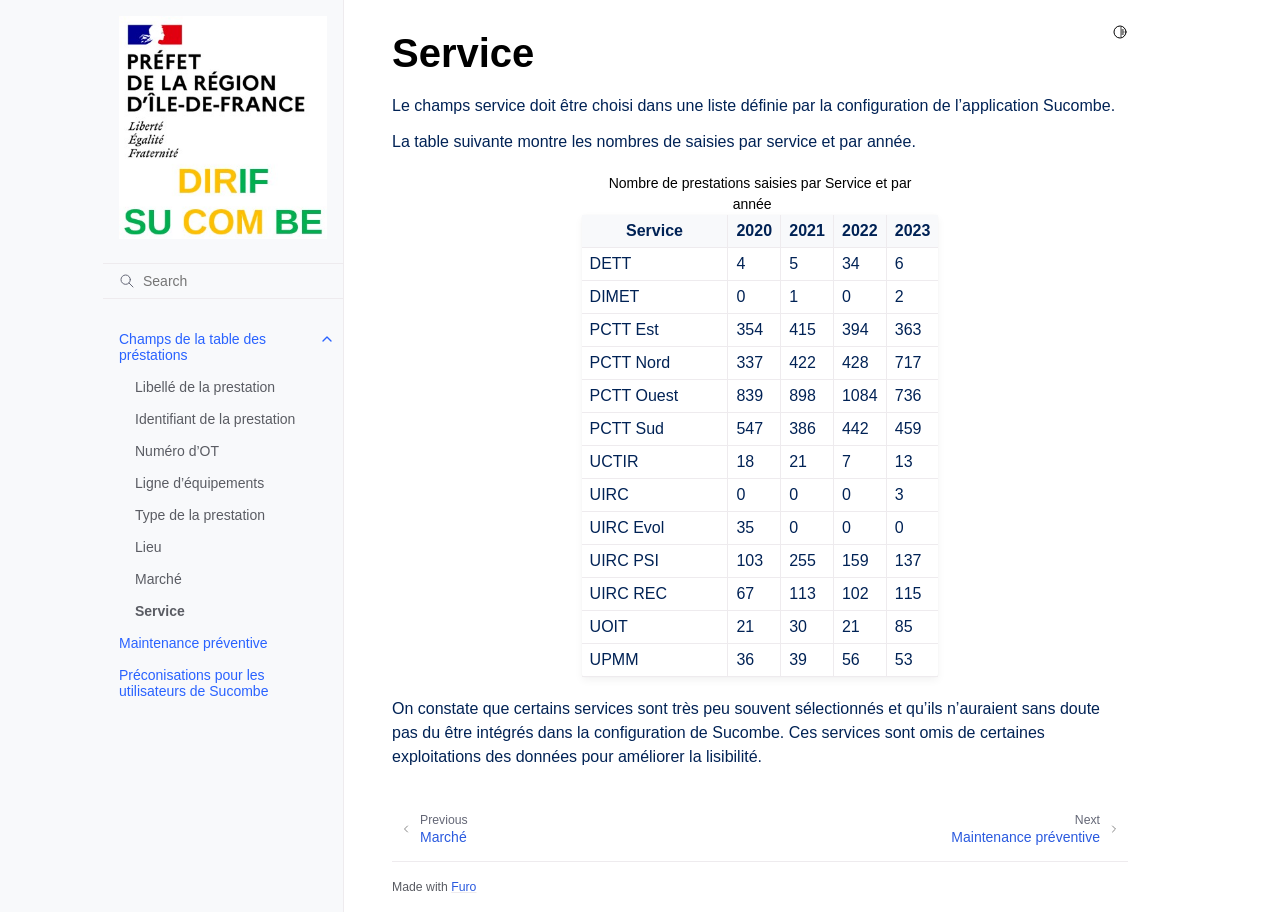
<file: cp7_service.html>
<!doctype html>
<html class="no-js" lang="en" data-content_root="./">
  <head><meta charset="utf-8"/>
    <meta name="viewport" content="width=device-width,initial-scale=1"/>
    <meta name="color-scheme" content="light dark"><meta name="viewport" content="width=device-width, initial-scale=1" />
<link rel="index" title="Index" href="genindex.html" /><link rel="search" title="Search" href="search.html" /><link rel="next" title="Maintenance préventive" href="preventifs.html" /><link rel="prev" title="Marché" href="cp6_marche.html" />

    <link rel="shortcut icon" href="https://storage.googleapis.com/idf-congestion/favicon.ico"/><!-- Generated with Sphinx 7.2.6 and Furo 2024.01.29 -->
        <title>Service - doc Sucombe documentation</title>
      <link rel="stylesheet" type="text/css" href="_static/pygments.css?v=a746c00c" />
    <link rel="stylesheet" type="text/css" href="_static/styles/furo.css?v=135e06be" />
    <link rel="stylesheet" type="text/css" href="_static/styles/furo-extensions.css?v=36a5483c" />
    <link rel="stylesheet" type="text/css" href="_static/css/custom.css?v=e246c73d" />
    
    


<style>
  body {
    --color-code-background: #f8f8f8;
  --color-code-foreground: black;
  
  }
  @media not print {
    body[data-theme="dark"] {
      --color-code-background: #202020;
  --color-code-foreground: #d0d0d0;
  
    }
    @media (prefers-color-scheme: dark) {
      body:not([data-theme="light"]) {
        --color-code-background: #202020;
  --color-code-foreground: #d0d0d0;
  
      }
    }
  }
</style></head>
  <body>
    
    <script>
      document.body.dataset.theme = localStorage.getItem("theme") || "auto";
    </script>
    

<svg xmlns="http://www.w3.org/2000/svg" style="display: none;">
  <symbol id="svg-toc" viewBox="0 0 24 24">
    <title>Contents</title>
    <svg stroke="currentColor" fill="currentColor" stroke-width="0" viewBox="0 0 1024 1024">
      <path d="M408 442h480c4.4 0 8-3.6 8-8v-56c0-4.4-3.6-8-8-8H408c-4.4 0-8 3.6-8 8v56c0 4.4 3.6 8 8 8zm-8 204c0 4.4 3.6 8 8 8h480c4.4 0 8-3.6 8-8v-56c0-4.4-3.6-8-8-8H408c-4.4 0-8 3.6-8 8v56zm504-486H120c-4.4 0-8 3.6-8 8v56c0 4.4 3.6 8 8 8h784c4.4 0 8-3.6 8-8v-56c0-4.4-3.6-8-8-8zm0 632H120c-4.4 0-8 3.6-8 8v56c0 4.4 3.6 8 8 8h784c4.4 0 8-3.6 8-8v-56c0-4.4-3.6-8-8-8zM115.4 518.9L271.7 642c5.8 4.6 14.4.5 14.4-6.9V388.9c0-7.4-8.5-11.5-14.4-6.9L115.4 505.1a8.74 8.74 0 0 0 0 13.8z"/>
    </svg>
  </symbol>
  <symbol id="svg-menu" viewBox="0 0 24 24">
    <title>Menu</title>
    <svg xmlns="http://www.w3.org/2000/svg" viewBox="0 0 24 24" fill="none" stroke="currentColor"
      stroke-width="2" stroke-linecap="round" stroke-linejoin="round" class="feather-menu">
      <line x1="3" y1="12" x2="21" y2="12"></line>
      <line x1="3" y1="6" x2="21" y2="6"></line>
      <line x1="3" y1="18" x2="21" y2="18"></line>
    </svg>
  </symbol>
  <symbol id="svg-arrow-right" viewBox="0 0 24 24">
    <title>Expand</title>
    <svg xmlns="http://www.w3.org/2000/svg" viewBox="0 0 24 24" fill="none" stroke="currentColor"
      stroke-width="2" stroke-linecap="round" stroke-linejoin="round" class="feather-chevron-right">
      <polyline points="9 18 15 12 9 6"></polyline>
    </svg>
  </symbol>
  <symbol id="svg-sun" viewBox="0 0 24 24">
    <title>Light mode</title>
    <svg xmlns="http://www.w3.org/2000/svg" viewBox="0 0 24 24" fill="none" stroke="currentColor"
      stroke-width="1.5" stroke-linecap="round" stroke-linejoin="round" class="feather-sun">
      <circle cx="12" cy="12" r="5"></circle>
      <line x1="12" y1="1" x2="12" y2="3"></line>
      <line x1="12" y1="21" x2="12" y2="23"></line>
      <line x1="4.22" y1="4.22" x2="5.64" y2="5.64"></line>
      <line x1="18.36" y1="18.36" x2="19.78" y2="19.78"></line>
      <line x1="1" y1="12" x2="3" y2="12"></line>
      <line x1="21" y1="12" x2="23" y2="12"></line>
      <line x1="4.22" y1="19.78" x2="5.64" y2="18.36"></line>
      <line x1="18.36" y1="5.64" x2="19.78" y2="4.22"></line>
    </svg>
  </symbol>
  <symbol id="svg-moon" viewBox="0 0 24 24">
    <title>Dark mode</title>
    <svg xmlns="http://www.w3.org/2000/svg" viewBox="0 0 24 24" fill="none" stroke="currentColor"
      stroke-width="1.5" stroke-linecap="round" stroke-linejoin="round" class="icon-tabler-moon">
      <path stroke="none" d="M0 0h24v24H0z" fill="none" />
      <path d="M12 3c.132 0 .263 0 .393 0a7.5 7.5 0 0 0 7.92 12.446a9 9 0 1 1 -8.313 -12.454z" />
    </svg>
  </symbol>
  <symbol id="svg-sun-half" viewBox="0 0 24 24">
    <title>Auto light/dark mode</title>
    <svg xmlns="http://www.w3.org/2000/svg" viewBox="0 0 24 24" fill="none" stroke="currentColor"
      stroke-width="1.5" stroke-linecap="round" stroke-linejoin="round" class="icon-tabler-shadow">
      <path stroke="none" d="M0 0h24v24H0z" fill="none"/>
      <circle cx="12" cy="12" r="9" />
      <path d="M13 12h5" />
      <path d="M13 15h4" />
      <path d="M13 18h1" />
      <path d="M13 9h4" />
      <path d="M13 6h1" />
    </svg>
  </symbol>
</svg>

<input type="checkbox" class="sidebar-toggle" name="__navigation" id="__navigation">
<input type="checkbox" class="sidebar-toggle" name="__toc" id="__toc">
<label class="overlay sidebar-overlay" for="__navigation">
  <div class="visually-hidden">Hide navigation sidebar</div>
</label>
<label class="overlay toc-overlay" for="__toc">
  <div class="visually-hidden">Hide table of contents sidebar</div>
</label>



<div class="page">
  <header class="mobile-header">
    <div class="header-left">
      <label class="nav-overlay-icon" for="__navigation">
        <div class="visually-hidden">Toggle site navigation sidebar</div>
        <i class="icon"><svg><use href="#svg-menu"></use></svg></i>
      </label>
    </div>
    <div class="header-center">
      <a href="index.html"><div class="brand">doc Sucombe  documentation</div></a>
    </div>
    <div class="header-right">
      <div class="theme-toggle-container theme-toggle-header">
        <button class="theme-toggle">
          <div class="visually-hidden">Toggle Light / Dark / Auto color theme</div>
          <svg class="theme-icon-when-auto"><use href="#svg-sun-half"></use></svg>
          <svg class="theme-icon-when-dark"><use href="#svg-moon"></use></svg>
          <svg class="theme-icon-when-light"><use href="#svg-sun"></use></svg>
        </button>
      </div>
      <label class="toc-overlay-icon toc-header-icon no-toc" for="__toc">
        <div class="visually-hidden">Toggle table of contents sidebar</div>
        <i class="icon"><svg><use href="#svg-toc"></use></svg></i>
      </label>
    </div>
  </header>
  <aside class="sidebar-drawer">
    <div class="sidebar-container">
      
      <div class="sidebar-sticky"><a class="sidebar-brand" href="index.html">
  
  <div class="sidebar-logo-container">
    <img class="sidebar-logo only-light" src="_static/logoSucombe.jpg" alt="Light Logo"/>
    <img class="sidebar-logo only-dark" src="_static/logoSucombe.jpg" alt="Dark Logo"/>
  </div>
  
  
</a><form class="sidebar-search-container" method="get" action="search.html" role="search">
  <input class="sidebar-search" placeholder="Search" name="q" aria-label="Search">
  <input type="hidden" name="check_keywords" value="yes">
  <input type="hidden" name="area" value="default">
</form>
<div id="searchbox"></div><div class="sidebar-scroll"><div class="sidebar-tree">
  <ul class="current">
<li class="toctree-l1 current has-children"><a class="reference internal" href="champsPresta.html">Champs de la table des préstations</a><input checked="" class="toctree-checkbox" id="toctree-checkbox-1" name="toctree-checkbox-1" role="switch" type="checkbox"/><label for="toctree-checkbox-1"><div class="visually-hidden">Toggle navigation of Champs de la table des préstations</div><i class="icon"><svg><use href="#svg-arrow-right"></use></svg></i></label><ul class="current">
<li class="toctree-l2"><a class="reference internal" href="cp1_libelle.html">Libellé de la prestation</a></li>
<li class="toctree-l2"><a class="reference internal" href="cp2_id.html">Identifiant de la prestation</a></li>
<li class="toctree-l2"><a class="reference internal" href="cp28_numOT.html">Numéro d’OT</a></li>
<li class="toctree-l2"><a class="reference internal" href="cp3_lgnEq.html">Ligne d’équipements</a></li>
<li class="toctree-l2"><a class="reference internal" href="cp4_type.html">Type de la prestation</a></li>
<li class="toctree-l2"><a class="reference internal" href="cp5_lieu.html">Lieu</a></li>
<li class="toctree-l2"><a class="reference internal" href="cp6_marche.html">Marché</a></li>
<li class="toctree-l2 current current-page"><a class="current reference internal" href="#">Service</a></li>
</ul>
</li>
<li class="toctree-l1"><a class="reference internal" href="preventifs.html">Maintenance préventive</a></li>
<li class="toctree-l1"><a class="reference internal" href="preconisations.html">Préconisations pour les utilisateurs de Sucombe</a></li>
</ul>

</div>
</div>

      </div>
      
    </div>
  </aside>
  <div class="main">
    <div class="content">
      <div class="article-container">
        <a href="#" class="back-to-top muted-link">
          <svg xmlns="http://www.w3.org/2000/svg" viewBox="0 0 24 24">
            <path d="M13 20h-2V8l-5.5 5.5-1.42-1.42L12 4.16l7.92 7.92-1.42 1.42L13 8v12z"></path>
          </svg>
          <span>Back to top</span>
        </a>
        <div class="content-icon-container">
          
<div class="theme-toggle-container theme-toggle-content">
            <button class="theme-toggle">
              <div class="visually-hidden">Toggle Light / Dark / Auto color theme</div>
              <svg class="theme-icon-when-auto"><use href="#svg-sun-half"></use></svg>
              <svg class="theme-icon-when-dark"><use href="#svg-moon"></use></svg>
              <svg class="theme-icon-when-light"><use href="#svg-sun"></use></svg>
            </button>
          </div>
          <label class="toc-overlay-icon toc-content-icon no-toc" for="__toc">
            <div class="visually-hidden">Toggle table of contents sidebar</div>
            <i class="icon"><svg><use href="#svg-toc"></use></svg></i>
          </label>
        </div>
        <article role="main">
          <section id="service">
<h1>Service<a class="headerlink" href="#service" title="Link to this heading">#</a></h1>
<p>Le champs service doit être choisi dans une liste définie par la configuration de l’application Sucombe.</p>
<p>La table suivante montre les nombres de saisies par service et par année.</p>
<div class="table-wrapper colwidths-given docutils container" id="id1">
<table class="docutils align-default" id="id1">
<caption><span class="caption-text">Nombre de prestations saisies par Service et par année</span><a class="headerlink" href="#id1" title="Link to this table">#</a></caption>
<colgroup>
<col style="width: 41.0%" />
<col style="width: 14.8%" />
<col style="width: 14.8%" />
<col style="width: 14.8%" />
<col style="width: 14.8%" />
</colgroup>
<thead>
<tr class="row-odd"><th class="head"><p>Service</p></th>
<th class="head"><p>2020</p></th>
<th class="head"><p>2021</p></th>
<th class="head"><p>2022</p></th>
<th class="head"><p>2023</p></th>
</tr>
</thead>
<tbody>
<tr class="row-even"><td><p>DETT</p></td>
<td><p>4</p></td>
<td><p>5</p></td>
<td><p>34</p></td>
<td><p>6</p></td>
</tr>
<tr class="row-odd"><td><p>DIMET</p></td>
<td><p>0</p></td>
<td><p>1</p></td>
<td><p>0</p></td>
<td><p>2</p></td>
</tr>
<tr class="row-even"><td><p>PCTT Est</p></td>
<td><p>354</p></td>
<td><p>415</p></td>
<td><p>394</p></td>
<td><p>363</p></td>
</tr>
<tr class="row-odd"><td><p>PCTT Nord</p></td>
<td><p>337</p></td>
<td><p>422</p></td>
<td><p>428</p></td>
<td><p>717</p></td>
</tr>
<tr class="row-even"><td><p>PCTT Ouest</p></td>
<td><p>839</p></td>
<td><p>898</p></td>
<td><p>1084</p></td>
<td><p>736</p></td>
</tr>
<tr class="row-odd"><td><p>PCTT Sud</p></td>
<td><p>547</p></td>
<td><p>386</p></td>
<td><p>442</p></td>
<td><p>459</p></td>
</tr>
<tr class="row-even"><td><p>UCTIR</p></td>
<td><p>18</p></td>
<td><p>21</p></td>
<td><p>7</p></td>
<td><p>13</p></td>
</tr>
<tr class="row-odd"><td><p>UIRC</p></td>
<td><p>0</p></td>
<td><p>0</p></td>
<td><p>0</p></td>
<td><p>3</p></td>
</tr>
<tr class="row-even"><td><p>UIRC Evol</p></td>
<td><p>35</p></td>
<td><p>0</p></td>
<td><p>0</p></td>
<td><p>0</p></td>
</tr>
<tr class="row-odd"><td><p>UIRC PSI</p></td>
<td><p>103</p></td>
<td><p>255</p></td>
<td><p>159</p></td>
<td><p>137</p></td>
</tr>
<tr class="row-even"><td><p>UIRC REC</p></td>
<td><p>67</p></td>
<td><p>113</p></td>
<td><p>102</p></td>
<td><p>115</p></td>
</tr>
<tr class="row-odd"><td><p>UOIT</p></td>
<td><p>21</p></td>
<td><p>30</p></td>
<td><p>21</p></td>
<td><p>85</p></td>
</tr>
<tr class="row-even"><td><p>UPMM</p></td>
<td><p>36</p></td>
<td><p>39</p></td>
<td><p>56</p></td>
<td><p>53</p></td>
</tr>
</tbody>
</table>
</div>
<p>On constate que certains services sont très peu souvent sélectionnés et qu’ils n’auraient sans doute pas du être intégrés dans la configuration de Sucombe. Ces services sont omis de certaines exploitations des données pour améliorer la lisibilité.</p>
</section>

        </article>
      </div>
      <footer>
        
        <div class="related-pages">
          <a class="next-page" href="preventifs.html">
              <div class="page-info">
                <div class="context">
                  <span>Next</span>
                </div>
                <div class="title">Maintenance préventive</div>
              </div>
              <svg class="furo-related-icon"><use href="#svg-arrow-right"></use></svg>
            </a>
          <a class="prev-page" href="cp6_marche.html">
              <svg class="furo-related-icon"><use href="#svg-arrow-right"></use></svg>
              <div class="page-info">
                <div class="context">
                  <span>Previous</span>
                </div>
                
                <div class="title">Marché</div>
                
              </div>
            </a>
        </div>
        <div class="bottom-of-page">
          <div class="left-details">
            Made with 
            <a href="https://github.com/pradyunsg/furo">Furo</a>
            
          </div>
          <div class="right-details">
            
          </div>
        </div>
        
      </footer>
    </div>
    <aside class="toc-drawer no-toc">
      
      
      
    </aside>
  </div>
</div><script src="_static/documentation_options.js?v=5929fcd5"></script>
    <script src="_static/doctools.js?v=888ff710"></script>
    <script src="_static/sphinx_highlight.js?v=dc90522c"></script>
    <script src="_static/scripts/furo.js?v=32e29ea5"></script>
    </body>
</html>
</file>
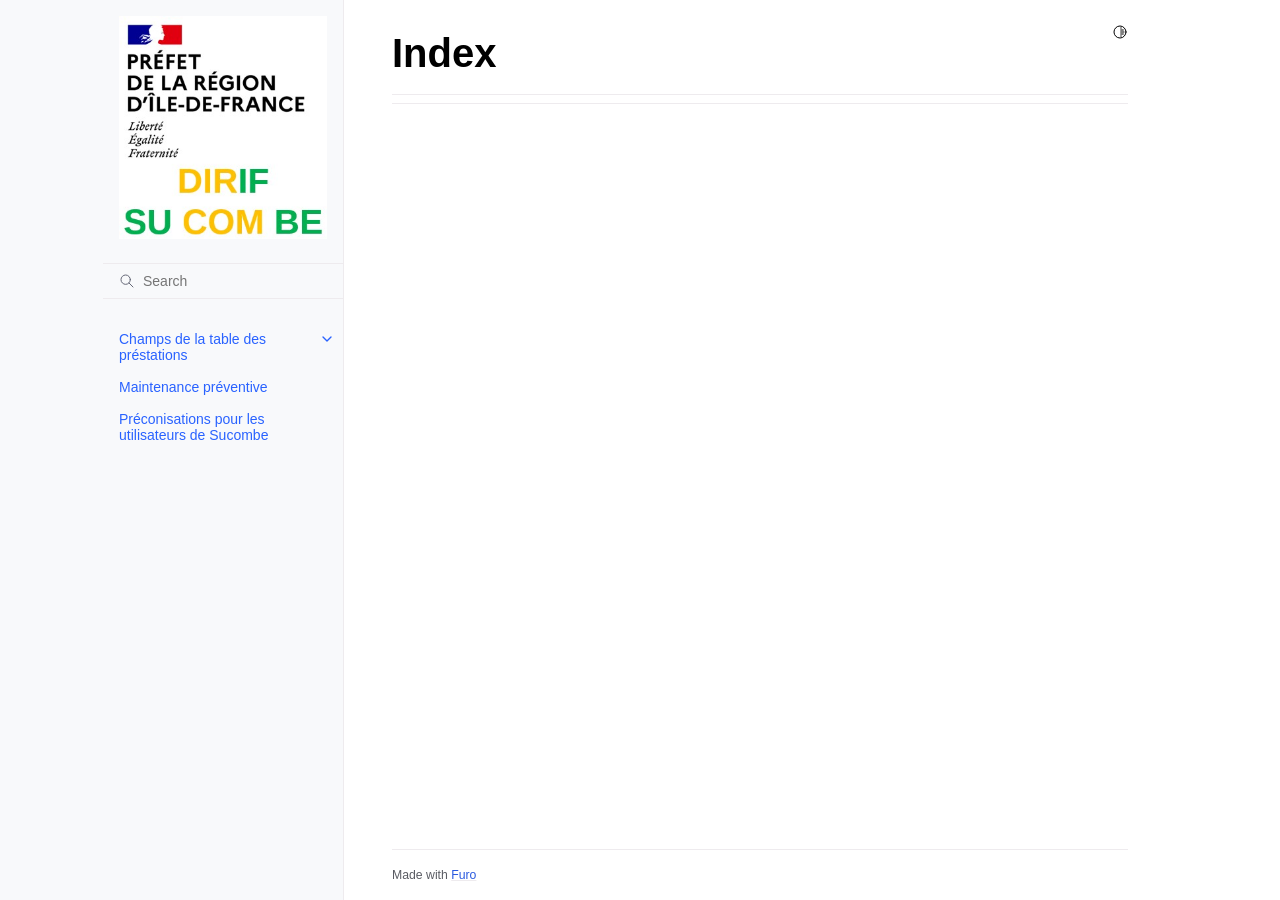
<file: genindex.html>
<!doctype html>
<html class="no-js" lang="en" data-content_root="./">
  <head><meta charset="utf-8"/>
    <meta name="viewport" content="width=device-width,initial-scale=1"/>
    <meta name="color-scheme" content="light dark"><link rel="index" title="Index" href="#" /><link rel="search" title="Search" href="search.html" />

    <link rel="shortcut icon" href="https://storage.googleapis.com/idf-congestion/favicon.ico"/><!-- Generated with Sphinx 7.2.6 and Furo 2024.01.29 --><title>Index - doc Sucombe documentation</title>
<link rel="stylesheet" type="text/css" href="_static/pygments.css?v=a746c00c" />
    <link rel="stylesheet" type="text/css" href="_static/styles/furo.css?v=135e06be" />
    <link rel="stylesheet" type="text/css" href="_static/styles/furo-extensions.css?v=36a5483c" />
    <link rel="stylesheet" type="text/css" href="_static/css/custom.css?v=e246c73d" />
    
    


<style>
  body {
    --color-code-background: #f8f8f8;
  --color-code-foreground: black;
  
  }
  @media not print {
    body[data-theme="dark"] {
      --color-code-background: #202020;
  --color-code-foreground: #d0d0d0;
  
    }
    @media (prefers-color-scheme: dark) {
      body:not([data-theme="light"]) {
        --color-code-background: #202020;
  --color-code-foreground: #d0d0d0;
  
      }
    }
  }
</style></head>
  <body>
    
    <script>
      document.body.dataset.theme = localStorage.getItem("theme") || "auto";
    </script>
    

<svg xmlns="http://www.w3.org/2000/svg" style="display: none;">
  <symbol id="svg-toc" viewBox="0 0 24 24">
    <title>Contents</title>
    <svg stroke="currentColor" fill="currentColor" stroke-width="0" viewBox="0 0 1024 1024">
      <path d="M408 442h480c4.4 0 8-3.6 8-8v-56c0-4.4-3.6-8-8-8H408c-4.4 0-8 3.6-8 8v56c0 4.4 3.6 8 8 8zm-8 204c0 4.4 3.6 8 8 8h480c4.4 0 8-3.6 8-8v-56c0-4.4-3.6-8-8-8H408c-4.4 0-8 3.6-8 8v56zm504-486H120c-4.4 0-8 3.6-8 8v56c0 4.4 3.6 8 8 8h784c4.4 0 8-3.6 8-8v-56c0-4.4-3.6-8-8-8zm0 632H120c-4.4 0-8 3.6-8 8v56c0 4.4 3.6 8 8 8h784c4.4 0 8-3.6 8-8v-56c0-4.4-3.6-8-8-8zM115.4 518.9L271.7 642c5.8 4.6 14.4.5 14.4-6.9V388.9c0-7.4-8.5-11.5-14.4-6.9L115.4 505.1a8.74 8.74 0 0 0 0 13.8z"/>
    </svg>
  </symbol>
  <symbol id="svg-menu" viewBox="0 0 24 24">
    <title>Menu</title>
    <svg xmlns="http://www.w3.org/2000/svg" viewBox="0 0 24 24" fill="none" stroke="currentColor"
      stroke-width="2" stroke-linecap="round" stroke-linejoin="round" class="feather-menu">
      <line x1="3" y1="12" x2="21" y2="12"></line>
      <line x1="3" y1="6" x2="21" y2="6"></line>
      <line x1="3" y1="18" x2="21" y2="18"></line>
    </svg>
  </symbol>
  <symbol id="svg-arrow-right" viewBox="0 0 24 24">
    <title>Expand</title>
    <svg xmlns="http://www.w3.org/2000/svg" viewBox="0 0 24 24" fill="none" stroke="currentColor"
      stroke-width="2" stroke-linecap="round" stroke-linejoin="round" class="feather-chevron-right">
      <polyline points="9 18 15 12 9 6"></polyline>
    </svg>
  </symbol>
  <symbol id="svg-sun" viewBox="0 0 24 24">
    <title>Light mode</title>
    <svg xmlns="http://www.w3.org/2000/svg" viewBox="0 0 24 24" fill="none" stroke="currentColor"
      stroke-width="1.5" stroke-linecap="round" stroke-linejoin="round" class="feather-sun">
      <circle cx="12" cy="12" r="5"></circle>
      <line x1="12" y1="1" x2="12" y2="3"></line>
      <line x1="12" y1="21" x2="12" y2="23"></line>
      <line x1="4.22" y1="4.22" x2="5.64" y2="5.64"></line>
      <line x1="18.36" y1="18.36" x2="19.78" y2="19.78"></line>
      <line x1="1" y1="12" x2="3" y2="12"></line>
      <line x1="21" y1="12" x2="23" y2="12"></line>
      <line x1="4.22" y1="19.78" x2="5.64" y2="18.36"></line>
      <line x1="18.36" y1="5.64" x2="19.78" y2="4.22"></line>
    </svg>
  </symbol>
  <symbol id="svg-moon" viewBox="0 0 24 24">
    <title>Dark mode</title>
    <svg xmlns="http://www.w3.org/2000/svg" viewBox="0 0 24 24" fill="none" stroke="currentColor"
      stroke-width="1.5" stroke-linecap="round" stroke-linejoin="round" class="icon-tabler-moon">
      <path stroke="none" d="M0 0h24v24H0z" fill="none" />
      <path d="M12 3c.132 0 .263 0 .393 0a7.5 7.5 0 0 0 7.92 12.446a9 9 0 1 1 -8.313 -12.454z" />
    </svg>
  </symbol>
  <symbol id="svg-sun-half" viewBox="0 0 24 24">
    <title>Auto light/dark mode</title>
    <svg xmlns="http://www.w3.org/2000/svg" viewBox="0 0 24 24" fill="none" stroke="currentColor"
      stroke-width="1.5" stroke-linecap="round" stroke-linejoin="round" class="icon-tabler-shadow">
      <path stroke="none" d="M0 0h24v24H0z" fill="none"/>
      <circle cx="12" cy="12" r="9" />
      <path d="M13 12h5" />
      <path d="M13 15h4" />
      <path d="M13 18h1" />
      <path d="M13 9h4" />
      <path d="M13 6h1" />
    </svg>
  </symbol>
</svg>

<input type="checkbox" class="sidebar-toggle" name="__navigation" id="__navigation">
<input type="checkbox" class="sidebar-toggle" name="__toc" id="__toc">
<label class="overlay sidebar-overlay" for="__navigation">
  <div class="visually-hidden">Hide navigation sidebar</div>
</label>
<label class="overlay toc-overlay" for="__toc">
  <div class="visually-hidden">Hide table of contents sidebar</div>
</label>



<div class="page">
  <header class="mobile-header">
    <div class="header-left">
      <label class="nav-overlay-icon" for="__navigation">
        <div class="visually-hidden">Toggle site navigation sidebar</div>
        <i class="icon"><svg><use href="#svg-menu"></use></svg></i>
      </label>
    </div>
    <div class="header-center">
      <a href="index.html"><div class="brand">doc Sucombe  documentation</div></a>
    </div>
    <div class="header-right">
      <div class="theme-toggle-container theme-toggle-header">
        <button class="theme-toggle">
          <div class="visually-hidden">Toggle Light / Dark / Auto color theme</div>
          <svg class="theme-icon-when-auto"><use href="#svg-sun-half"></use></svg>
          <svg class="theme-icon-when-dark"><use href="#svg-moon"></use></svg>
          <svg class="theme-icon-when-light"><use href="#svg-sun"></use></svg>
        </button>
      </div>
      <label class="toc-overlay-icon toc-header-icon no-toc" for="__toc">
        <div class="visually-hidden">Toggle table of contents sidebar</div>
        <i class="icon"><svg><use href="#svg-toc"></use></svg></i>
      </label>
    </div>
  </header>
  <aside class="sidebar-drawer">
    <div class="sidebar-container">
      
      <div class="sidebar-sticky"><a class="sidebar-brand" href="index.html">
  
  <div class="sidebar-logo-container">
    <img class="sidebar-logo only-light" src="_static/logoSucombe.jpg" alt="Light Logo"/>
    <img class="sidebar-logo only-dark" src="_static/logoSucombe.jpg" alt="Dark Logo"/>
  </div>
  
  
</a><form class="sidebar-search-container" method="get" action="search.html" role="search">
  <input class="sidebar-search" placeholder="Search" name="q" aria-label="Search">
  <input type="hidden" name="check_keywords" value="yes">
  <input type="hidden" name="area" value="default">
</form>
<div id="searchbox"></div><div class="sidebar-scroll"><div class="sidebar-tree">
  <ul>
<li class="toctree-l1 has-children"><a class="reference internal" href="champsPresta.html">Champs de la table des préstations</a><input class="toctree-checkbox" id="toctree-checkbox-1" name="toctree-checkbox-1" role="switch" type="checkbox"/><label for="toctree-checkbox-1"><div class="visually-hidden">Toggle navigation of Champs de la table des préstations</div><i class="icon"><svg><use href="#svg-arrow-right"></use></svg></i></label><ul>
<li class="toctree-l2"><a class="reference internal" href="cp1_libelle.html">Libellé de la prestation</a></li>
<li class="toctree-l2"><a class="reference internal" href="cp2_id.html">Identifiant de la prestation</a></li>
<li class="toctree-l2"><a class="reference internal" href="cp28_numOT.html">Numéro d’OT</a></li>
<li class="toctree-l2"><a class="reference internal" href="cp3_lgnEq.html">Ligne d’équipements</a></li>
<li class="toctree-l2"><a class="reference internal" href="cp4_type.html">Type de la prestation</a></li>
<li class="toctree-l2"><a class="reference internal" href="cp5_lieu.html">Lieu</a></li>
<li class="toctree-l2"><a class="reference internal" href="cp6_marche.html">Marché</a></li>
<li class="toctree-l2"><a class="reference internal" href="cp7_service.html">Service</a></li>
</ul>
</li>
<li class="toctree-l1"><a class="reference internal" href="preventifs.html">Maintenance préventive</a></li>
<li class="toctree-l1"><a class="reference internal" href="preconisations.html">Préconisations pour les utilisateurs de Sucombe</a></li>
</ul>

</div>
</div>

      </div>
      
    </div>
  </aside>
  <div class="main">
    <div class="content">
      <div class="article-container">
        <a href="#" class="back-to-top muted-link">
          <svg xmlns="http://www.w3.org/2000/svg" viewBox="0 0 24 24">
            <path d="M13 20h-2V8l-5.5 5.5-1.42-1.42L12 4.16l7.92 7.92-1.42 1.42L13 8v12z"></path>
          </svg>
          <span>Back to top</span>
        </a>
        <div class="content-icon-container">
          <div class="theme-toggle-container theme-toggle-content">
            <button class="theme-toggle">
              <div class="visually-hidden">Toggle Light / Dark / Auto color theme</div>
              <svg class="theme-icon-when-auto"><use href="#svg-sun-half"></use></svg>
              <svg class="theme-icon-when-dark"><use href="#svg-moon"></use></svg>
              <svg class="theme-icon-when-light"><use href="#svg-sun"></use></svg>
            </button>
          </div>
          <label class="toc-overlay-icon toc-content-icon no-toc" for="__toc">
            <div class="visually-hidden">Toggle table of contents sidebar</div>
            <i class="icon"><svg><use href="#svg-toc"></use></svg></i>
          </label>
        </div>
        <article role="main">
          
<section class="genindex-section">
  <h1 id="index">Index</h1>
  <div class="genindex-jumpbox"></div>
</section>

        </article>
      </div>
      <footer>
        
        <div class="related-pages">
          
          
        </div>
        <div class="bottom-of-page">
          <div class="left-details">
            Made with 
            <a href="https://github.com/pradyunsg/furo">Furo</a>
            
          </div>
          <div class="right-details">
            
          </div>
        </div>
        
      </footer>
    </div>
    <aside class="toc-drawer no-toc">
      
      
      
    </aside>
  </div>
</div><script src="_static/documentation_options.js?v=5929fcd5"></script>
    <script src="_static/doctools.js?v=888ff710"></script>
    <script src="_static/sphinx_highlight.js?v=dc90522c"></script>
    <script src="_static/scripts/furo.js?v=32e29ea5"></script>
    </body>
</html>
</file>
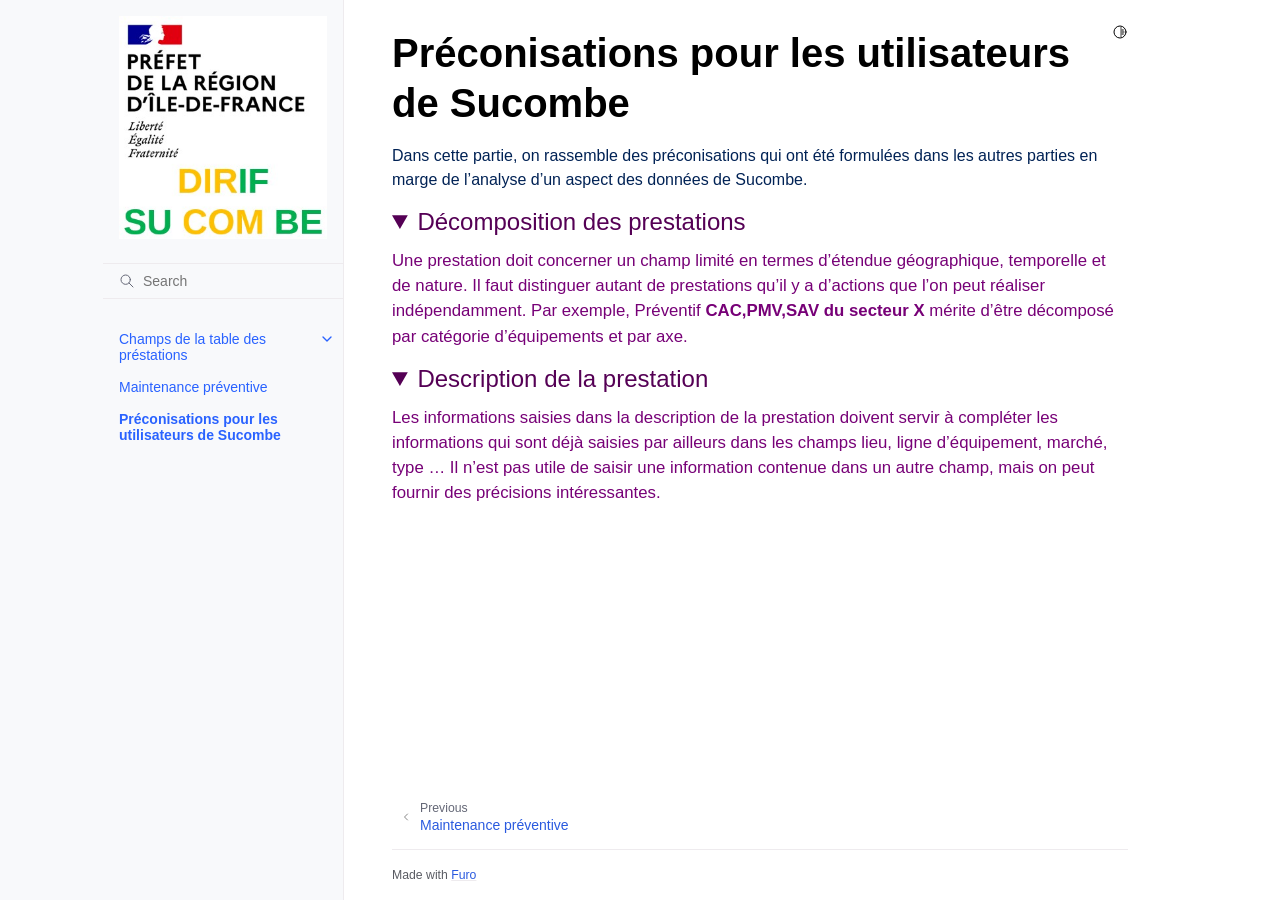
<file: preconisations.html>
<!doctype html>
<html class="no-js" lang="en" data-content_root="./">
  <head><meta charset="utf-8"/>
    <meta name="viewport" content="width=device-width,initial-scale=1"/>
    <meta name="color-scheme" content="light dark"><meta name="viewport" content="width=device-width, initial-scale=1" />
<link rel="index" title="Index" href="genindex.html" /><link rel="search" title="Search" href="search.html" /><link rel="prev" title="Maintenance préventive" href="preventifs.html" />

    <link rel="shortcut icon" href="https://storage.googleapis.com/idf-congestion/favicon.ico"/><!-- Generated with Sphinx 7.2.6 and Furo 2024.01.29 -->
        <title>Préconisations pour les utilisateurs de Sucombe - doc Sucombe documentation</title>
      <link rel="stylesheet" type="text/css" href="_static/pygments.css?v=a746c00c" />
    <link rel="stylesheet" type="text/css" href="_static/styles/furo.css?v=135e06be" />
    <link rel="stylesheet" type="text/css" href="_static/styles/furo-extensions.css?v=36a5483c" />
    <link rel="stylesheet" type="text/css" href="_static/css/custom.css?v=e246c73d" />
    
    


<style>
  body {
    --color-code-background: #f8f8f8;
  --color-code-foreground: black;
  
  }
  @media not print {
    body[data-theme="dark"] {
      --color-code-background: #202020;
  --color-code-foreground: #d0d0d0;
  
    }
    @media (prefers-color-scheme: dark) {
      body:not([data-theme="light"]) {
        --color-code-background: #202020;
  --color-code-foreground: #d0d0d0;
  
      }
    }
  }
</style></head>
  <body>
    
    <script>
      document.body.dataset.theme = localStorage.getItem("theme") || "auto";
    </script>
    

<svg xmlns="http://www.w3.org/2000/svg" style="display: none;">
  <symbol id="svg-toc" viewBox="0 0 24 24">
    <title>Contents</title>
    <svg stroke="currentColor" fill="currentColor" stroke-width="0" viewBox="0 0 1024 1024">
      <path d="M408 442h480c4.4 0 8-3.6 8-8v-56c0-4.4-3.6-8-8-8H408c-4.4 0-8 3.6-8 8v56c0 4.4 3.6 8 8 8zm-8 204c0 4.4 3.6 8 8 8h480c4.4 0 8-3.6 8-8v-56c0-4.4-3.6-8-8-8H408c-4.4 0-8 3.6-8 8v56zm504-486H120c-4.4 0-8 3.6-8 8v56c0 4.4 3.6 8 8 8h784c4.4 0 8-3.6 8-8v-56c0-4.4-3.6-8-8-8zm0 632H120c-4.4 0-8 3.6-8 8v56c0 4.4 3.6 8 8 8h784c4.4 0 8-3.6 8-8v-56c0-4.4-3.6-8-8-8zM115.4 518.9L271.7 642c5.8 4.6 14.4.5 14.4-6.9V388.9c0-7.4-8.5-11.5-14.4-6.9L115.4 505.1a8.74 8.74 0 0 0 0 13.8z"/>
    </svg>
  </symbol>
  <symbol id="svg-menu" viewBox="0 0 24 24">
    <title>Menu</title>
    <svg xmlns="http://www.w3.org/2000/svg" viewBox="0 0 24 24" fill="none" stroke="currentColor"
      stroke-width="2" stroke-linecap="round" stroke-linejoin="round" class="feather-menu">
      <line x1="3" y1="12" x2="21" y2="12"></line>
      <line x1="3" y1="6" x2="21" y2="6"></line>
      <line x1="3" y1="18" x2="21" y2="18"></line>
    </svg>
  </symbol>
  <symbol id="svg-arrow-right" viewBox="0 0 24 24">
    <title>Expand</title>
    <svg xmlns="http://www.w3.org/2000/svg" viewBox="0 0 24 24" fill="none" stroke="currentColor"
      stroke-width="2" stroke-linecap="round" stroke-linejoin="round" class="feather-chevron-right">
      <polyline points="9 18 15 12 9 6"></polyline>
    </svg>
  </symbol>
  <symbol id="svg-sun" viewBox="0 0 24 24">
    <title>Light mode</title>
    <svg xmlns="http://www.w3.org/2000/svg" viewBox="0 0 24 24" fill="none" stroke="currentColor"
      stroke-width="1.5" stroke-linecap="round" stroke-linejoin="round" class="feather-sun">
      <circle cx="12" cy="12" r="5"></circle>
      <line x1="12" y1="1" x2="12" y2="3"></line>
      <line x1="12" y1="21" x2="12" y2="23"></line>
      <line x1="4.22" y1="4.22" x2="5.64" y2="5.64"></line>
      <line x1="18.36" y1="18.36" x2="19.78" y2="19.78"></line>
      <line x1="1" y1="12" x2="3" y2="12"></line>
      <line x1="21" y1="12" x2="23" y2="12"></line>
      <line x1="4.22" y1="19.78" x2="5.64" y2="18.36"></line>
      <line x1="18.36" y1="5.64" x2="19.78" y2="4.22"></line>
    </svg>
  </symbol>
  <symbol id="svg-moon" viewBox="0 0 24 24">
    <title>Dark mode</title>
    <svg xmlns="http://www.w3.org/2000/svg" viewBox="0 0 24 24" fill="none" stroke="currentColor"
      stroke-width="1.5" stroke-linecap="round" stroke-linejoin="round" class="icon-tabler-moon">
      <path stroke="none" d="M0 0h24v24H0z" fill="none" />
      <path d="M12 3c.132 0 .263 0 .393 0a7.5 7.5 0 0 0 7.92 12.446a9 9 0 1 1 -8.313 -12.454z" />
    </svg>
  </symbol>
  <symbol id="svg-sun-half" viewBox="0 0 24 24">
    <title>Auto light/dark mode</title>
    <svg xmlns="http://www.w3.org/2000/svg" viewBox="0 0 24 24" fill="none" stroke="currentColor"
      stroke-width="1.5" stroke-linecap="round" stroke-linejoin="round" class="icon-tabler-shadow">
      <path stroke="none" d="M0 0h24v24H0z" fill="none"/>
      <circle cx="12" cy="12" r="9" />
      <path d="M13 12h5" />
      <path d="M13 15h4" />
      <path d="M13 18h1" />
      <path d="M13 9h4" />
      <path d="M13 6h1" />
    </svg>
  </symbol>
</svg>

<input type="checkbox" class="sidebar-toggle" name="__navigation" id="__navigation">
<input type="checkbox" class="sidebar-toggle" name="__toc" id="__toc">
<label class="overlay sidebar-overlay" for="__navigation">
  <div class="visually-hidden">Hide navigation sidebar</div>
</label>
<label class="overlay toc-overlay" for="__toc">
  <div class="visually-hidden">Hide table of contents sidebar</div>
</label>



<div class="page">
  <header class="mobile-header">
    <div class="header-left">
      <label class="nav-overlay-icon" for="__navigation">
        <div class="visually-hidden">Toggle site navigation sidebar</div>
        <i class="icon"><svg><use href="#svg-menu"></use></svg></i>
      </label>
    </div>
    <div class="header-center">
      <a href="index.html"><div class="brand">doc Sucombe  documentation</div></a>
    </div>
    <div class="header-right">
      <div class="theme-toggle-container theme-toggle-header">
        <button class="theme-toggle">
          <div class="visually-hidden">Toggle Light / Dark / Auto color theme</div>
          <svg class="theme-icon-when-auto"><use href="#svg-sun-half"></use></svg>
          <svg class="theme-icon-when-dark"><use href="#svg-moon"></use></svg>
          <svg class="theme-icon-when-light"><use href="#svg-sun"></use></svg>
        </button>
      </div>
      <label class="toc-overlay-icon toc-header-icon no-toc" for="__toc">
        <div class="visually-hidden">Toggle table of contents sidebar</div>
        <i class="icon"><svg><use href="#svg-toc"></use></svg></i>
      </label>
    </div>
  </header>
  <aside class="sidebar-drawer">
    <div class="sidebar-container">
      
      <div class="sidebar-sticky"><a class="sidebar-brand" href="index.html">
  
  <div class="sidebar-logo-container">
    <img class="sidebar-logo only-light" src="_static/logoSucombe.jpg" alt="Light Logo"/>
    <img class="sidebar-logo only-dark" src="_static/logoSucombe.jpg" alt="Dark Logo"/>
  </div>
  
  
</a><form class="sidebar-search-container" method="get" action="search.html" role="search">
  <input class="sidebar-search" placeholder="Search" name="q" aria-label="Search">
  <input type="hidden" name="check_keywords" value="yes">
  <input type="hidden" name="area" value="default">
</form>
<div id="searchbox"></div><div class="sidebar-scroll"><div class="sidebar-tree">
  <ul class="current">
<li class="toctree-l1 has-children"><a class="reference internal" href="champsPresta.html">Champs de la table des préstations</a><input class="toctree-checkbox" id="toctree-checkbox-1" name="toctree-checkbox-1" role="switch" type="checkbox"/><label for="toctree-checkbox-1"><div class="visually-hidden">Toggle navigation of Champs de la table des préstations</div><i class="icon"><svg><use href="#svg-arrow-right"></use></svg></i></label><ul>
<li class="toctree-l2"><a class="reference internal" href="cp1_libelle.html">Libellé de la prestation</a></li>
<li class="toctree-l2"><a class="reference internal" href="cp2_id.html">Identifiant de la prestation</a></li>
<li class="toctree-l2"><a class="reference internal" href="cp28_numOT.html">Numéro d’OT</a></li>
<li class="toctree-l2"><a class="reference internal" href="cp3_lgnEq.html">Ligne d’équipements</a></li>
<li class="toctree-l2"><a class="reference internal" href="cp4_type.html">Type de la prestation</a></li>
<li class="toctree-l2"><a class="reference internal" href="cp5_lieu.html">Lieu</a></li>
<li class="toctree-l2"><a class="reference internal" href="cp6_marche.html">Marché</a></li>
<li class="toctree-l2"><a class="reference internal" href="cp7_service.html">Service</a></li>
</ul>
</li>
<li class="toctree-l1"><a class="reference internal" href="preventifs.html">Maintenance préventive</a></li>
<li class="toctree-l1 current current-page"><a class="current reference internal" href="#">Préconisations pour les utilisateurs de Sucombe</a></li>
</ul>

</div>
</div>

      </div>
      
    </div>
  </aside>
  <div class="main">
    <div class="content">
      <div class="article-container">
        <a href="#" class="back-to-top muted-link">
          <svg xmlns="http://www.w3.org/2000/svg" viewBox="0 0 24 24">
            <path d="M13 20h-2V8l-5.5 5.5-1.42-1.42L12 4.16l7.92 7.92-1.42 1.42L13 8v12z"></path>
          </svg>
          <span>Back to top</span>
        </a>
        <div class="content-icon-container">
          
<div class="theme-toggle-container theme-toggle-content">
            <button class="theme-toggle">
              <div class="visually-hidden">Toggle Light / Dark / Auto color theme</div>
              <svg class="theme-icon-when-auto"><use href="#svg-sun-half"></use></svg>
              <svg class="theme-icon-when-dark"><use href="#svg-moon"></use></svg>
              <svg class="theme-icon-when-light"><use href="#svg-sun"></use></svg>
            </button>
          </div>
          <label class="toc-overlay-icon toc-content-icon no-toc" for="__toc">
            <div class="visually-hidden">Toggle table of contents sidebar</div>
            <i class="icon"><svg><use href="#svg-toc"></use></svg></i>
          </label>
        </div>
        <article role="main">
          <section id="preconisations-pour-les-utilisateurs-de-sucombe">
<h1>Préconisations pour les utilisateurs de Sucombe<a class="headerlink" href="#preconisations-pour-les-utilisateurs-de-sucombe" title="Link to this heading">#</a></h1>
<p>Dans cette partie, on rassemble des préconisations qui ont été formulées dans les autres parties en marge de l’analyse d’un aspect des données de Sucombe.</p>
<details class="custom-summary summary-decomposition-des-prestations" open>
<summary>Décomposition des prestations</summary><p>Une prestation doit concerner un champ limité en termes d’étendue géographique, temporelle et de nature.
Il faut distinguer autant de prestations qu’il y a d’actions que l’on peut réaliser indépendamment.
Par exemple, Préventif <strong>CAC,PMV,SAV du secteur X</strong> mérite d’être décomposé   par catégorie d’équipements et par axe.</p>
</details><details class="custom-summary summary-description-de-la-prestation" open>
<summary>Description de la prestation</summary><p>Les informations saisies dans la description de la prestation doivent servir à compléter les informations qui sont
déjà saisies par ailleurs dans les champs lieu, ligne d’équipement, marché, type …
Il n’est pas utile de saisir une information contenue dans un autre champ, mais on peut fournir des précisions intéressantes.</p>
</details></section>

        </article>
      </div>
      <footer>
        
        <div class="related-pages">
          
          <a class="prev-page" href="preventifs.html">
              <svg class="furo-related-icon"><use href="#svg-arrow-right"></use></svg>
              <div class="page-info">
                <div class="context">
                  <span>Previous</span>
                </div>
                
                <div class="title">Maintenance préventive</div>
                
              </div>
            </a>
        </div>
        <div class="bottom-of-page">
          <div class="left-details">
            Made with 
            <a href="https://github.com/pradyunsg/furo">Furo</a>
            
          </div>
          <div class="right-details">
            
          </div>
        </div>
        
      </footer>
    </div>
    <aside class="toc-drawer no-toc">
      
      
      
    </aside>
  </div>
</div><script src="_static/documentation_options.js?v=5929fcd5"></script>
    <script src="_static/doctools.js?v=888ff710"></script>
    <script src="_static/sphinx_highlight.js?v=dc90522c"></script>
    <script src="_static/scripts/furo.js?v=32e29ea5"></script>
    </body>
</html>
</file>
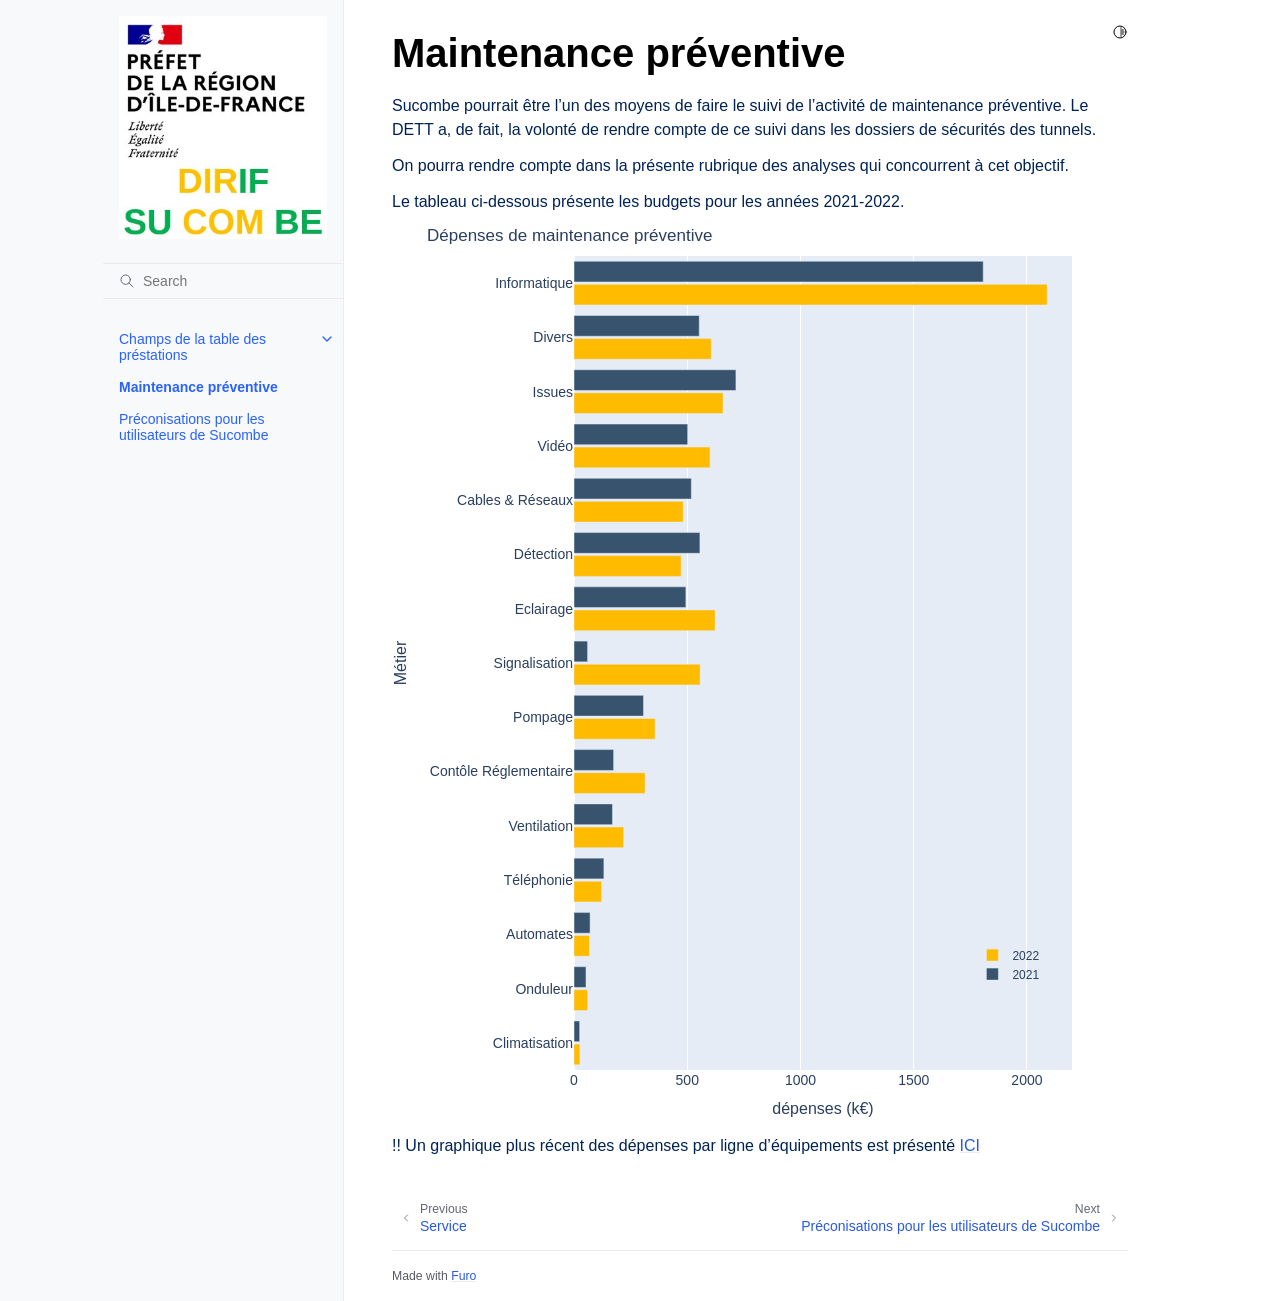
<file: preventifs.html>
<!doctype html>
<html class="no-js" lang="en" data-content_root="./">
  <head><meta charset="utf-8"/>
    <meta name="viewport" content="width=device-width,initial-scale=1"/>
    <meta name="color-scheme" content="light dark"><meta name="viewport" content="width=device-width, initial-scale=1" />
<link rel="index" title="Index" href="genindex.html" /><link rel="search" title="Search" href="search.html" /><link rel="next" title="Préconisations pour les utilisateurs de Sucombe" href="preconisations.html" /><link rel="prev" title="Service" href="cp7_service.html" />

    <link rel="shortcut icon" href="https://storage.googleapis.com/idf-congestion/favicon.ico"/><!-- Generated with Sphinx 7.2.6 and Furo 2024.01.29 -->
        <title>Maintenance préventive - doc Sucombe documentation</title>
      <link rel="stylesheet" type="text/css" href="_static/pygments.css?v=a746c00c" />
    <link rel="stylesheet" type="text/css" href="_static/styles/furo.css?v=135e06be" />
    <link rel="stylesheet" type="text/css" href="_static/styles/furo-extensions.css?v=36a5483c" />
    <link rel="stylesheet" type="text/css" href="_static/css/custom.css?v=e246c73d" />
    
    


<style>
  body {
    --color-code-background: #f8f8f8;
  --color-code-foreground: black;
  
  }
  @media not print {
    body[data-theme="dark"] {
      --color-code-background: #202020;
  --color-code-foreground: #d0d0d0;
  
    }
    @media (prefers-color-scheme: dark) {
      body:not([data-theme="light"]) {
        --color-code-background: #202020;
  --color-code-foreground: #d0d0d0;
  
      }
    }
  }
</style></head>
  <body>
    
    <script>
      document.body.dataset.theme = localStorage.getItem("theme") || "auto";
    </script>
    

<svg xmlns="http://www.w3.org/2000/svg" style="display: none;">
  <symbol id="svg-toc" viewBox="0 0 24 24">
    <title>Contents</title>
    <svg stroke="currentColor" fill="currentColor" stroke-width="0" viewBox="0 0 1024 1024">
      <path d="M408 442h480c4.4 0 8-3.6 8-8v-56c0-4.4-3.6-8-8-8H408c-4.4 0-8 3.6-8 8v56c0 4.4 3.6 8 8 8zm-8 204c0 4.4 3.6 8 8 8h480c4.4 0 8-3.6 8-8v-56c0-4.4-3.6-8-8-8H408c-4.4 0-8 3.6-8 8v56zm504-486H120c-4.4 0-8 3.6-8 8v56c0 4.4 3.6 8 8 8h784c4.4 0 8-3.6 8-8v-56c0-4.4-3.6-8-8-8zm0 632H120c-4.4 0-8 3.6-8 8v56c0 4.4 3.6 8 8 8h784c4.4 0 8-3.6 8-8v-56c0-4.4-3.6-8-8-8zM115.4 518.9L271.7 642c5.8 4.6 14.4.5 14.4-6.9V388.9c0-7.4-8.5-11.5-14.4-6.9L115.4 505.1a8.74 8.74 0 0 0 0 13.8z"/>
    </svg>
  </symbol>
  <symbol id="svg-menu" viewBox="0 0 24 24">
    <title>Menu</title>
    <svg xmlns="http://www.w3.org/2000/svg" viewBox="0 0 24 24" fill="none" stroke="currentColor"
      stroke-width="2" stroke-linecap="round" stroke-linejoin="round" class="feather-menu">
      <line x1="3" y1="12" x2="21" y2="12"></line>
      <line x1="3" y1="6" x2="21" y2="6"></line>
      <line x1="3" y1="18" x2="21" y2="18"></line>
    </svg>
  </symbol>
  <symbol id="svg-arrow-right" viewBox="0 0 24 24">
    <title>Expand</title>
    <svg xmlns="http://www.w3.org/2000/svg" viewBox="0 0 24 24" fill="none" stroke="currentColor"
      stroke-width="2" stroke-linecap="round" stroke-linejoin="round" class="feather-chevron-right">
      <polyline points="9 18 15 12 9 6"></polyline>
    </svg>
  </symbol>
  <symbol id="svg-sun" viewBox="0 0 24 24">
    <title>Light mode</title>
    <svg xmlns="http://www.w3.org/2000/svg" viewBox="0 0 24 24" fill="none" stroke="currentColor"
      stroke-width="1.5" stroke-linecap="round" stroke-linejoin="round" class="feather-sun">
      <circle cx="12" cy="12" r="5"></circle>
      <line x1="12" y1="1" x2="12" y2="3"></line>
      <line x1="12" y1="21" x2="12" y2="23"></line>
      <line x1="4.22" y1="4.22" x2="5.64" y2="5.64"></line>
      <line x1="18.36" y1="18.36" x2="19.78" y2="19.78"></line>
      <line x1="1" y1="12" x2="3" y2="12"></line>
      <line x1="21" y1="12" x2="23" y2="12"></line>
      <line x1="4.22" y1="19.78" x2="5.64" y2="18.36"></line>
      <line x1="18.36" y1="5.64" x2="19.78" y2="4.22"></line>
    </svg>
  </symbol>
  <symbol id="svg-moon" viewBox="0 0 24 24">
    <title>Dark mode</title>
    <svg xmlns="http://www.w3.org/2000/svg" viewBox="0 0 24 24" fill="none" stroke="currentColor"
      stroke-width="1.5" stroke-linecap="round" stroke-linejoin="round" class="icon-tabler-moon">
      <path stroke="none" d="M0 0h24v24H0z" fill="none" />
      <path d="M12 3c.132 0 .263 0 .393 0a7.5 7.5 0 0 0 7.92 12.446a9 9 0 1 1 -8.313 -12.454z" />
    </svg>
  </symbol>
  <symbol id="svg-sun-half" viewBox="0 0 24 24">
    <title>Auto light/dark mode</title>
    <svg xmlns="http://www.w3.org/2000/svg" viewBox="0 0 24 24" fill="none" stroke="currentColor"
      stroke-width="1.5" stroke-linecap="round" stroke-linejoin="round" class="icon-tabler-shadow">
      <path stroke="none" d="M0 0h24v24H0z" fill="none"/>
      <circle cx="12" cy="12" r="9" />
      <path d="M13 12h5" />
      <path d="M13 15h4" />
      <path d="M13 18h1" />
      <path d="M13 9h4" />
      <path d="M13 6h1" />
    </svg>
  </symbol>
</svg>

<input type="checkbox" class="sidebar-toggle" name="__navigation" id="__navigation">
<input type="checkbox" class="sidebar-toggle" name="__toc" id="__toc">
<label class="overlay sidebar-overlay" for="__navigation">
  <div class="visually-hidden">Hide navigation sidebar</div>
</label>
<label class="overlay toc-overlay" for="__toc">
  <div class="visually-hidden">Hide table of contents sidebar</div>
</label>



<div class="page">
  <header class="mobile-header">
    <div class="header-left">
      <label class="nav-overlay-icon" for="__navigation">
        <div class="visually-hidden">Toggle site navigation sidebar</div>
        <i class="icon"><svg><use href="#svg-menu"></use></svg></i>
      </label>
    </div>
    <div class="header-center">
      <a href="index.html"><div class="brand">doc Sucombe  documentation</div></a>
    </div>
    <div class="header-right">
      <div class="theme-toggle-container theme-toggle-header">
        <button class="theme-toggle">
          <div class="visually-hidden">Toggle Light / Dark / Auto color theme</div>
          <svg class="theme-icon-when-auto"><use href="#svg-sun-half"></use></svg>
          <svg class="theme-icon-when-dark"><use href="#svg-moon"></use></svg>
          <svg class="theme-icon-when-light"><use href="#svg-sun"></use></svg>
        </button>
      </div>
      <label class="toc-overlay-icon toc-header-icon no-toc" for="__toc">
        <div class="visually-hidden">Toggle table of contents sidebar</div>
        <i class="icon"><svg><use href="#svg-toc"></use></svg></i>
      </label>
    </div>
  </header>
  <aside class="sidebar-drawer">
    <div class="sidebar-container">
      
      <div class="sidebar-sticky"><a class="sidebar-brand" href="index.html">
  
  <div class="sidebar-logo-container">
    <img class="sidebar-logo only-light" src="_static/logoSucombe.jpg" alt="Light Logo"/>
    <img class="sidebar-logo only-dark" src="_static/logoSucombe.jpg" alt="Dark Logo"/>
  </div>
  
  
</a><form class="sidebar-search-container" method="get" action="search.html" role="search">
  <input class="sidebar-search" placeholder="Search" name="q" aria-label="Search">
  <input type="hidden" name="check_keywords" value="yes">
  <input type="hidden" name="area" value="default">
</form>
<div id="searchbox"></div><div class="sidebar-scroll"><div class="sidebar-tree">
  <ul class="current">
<li class="toctree-l1 has-children"><a class="reference internal" href="champsPresta.html">Champs de la table des préstations</a><input class="toctree-checkbox" id="toctree-checkbox-1" name="toctree-checkbox-1" role="switch" type="checkbox"/><label for="toctree-checkbox-1"><div class="visually-hidden">Toggle navigation of Champs de la table des préstations</div><i class="icon"><svg><use href="#svg-arrow-right"></use></svg></i></label><ul>
<li class="toctree-l2"><a class="reference internal" href="cp1_libelle.html">Libellé de la prestation</a></li>
<li class="toctree-l2"><a class="reference internal" href="cp2_id.html">Identifiant de la prestation</a></li>
<li class="toctree-l2"><a class="reference internal" href="cp28_numOT.html">Numéro d’OT</a></li>
<li class="toctree-l2"><a class="reference internal" href="cp3_lgnEq.html">Ligne d’équipements</a></li>
<li class="toctree-l2"><a class="reference internal" href="cp4_type.html">Type de la prestation</a></li>
<li class="toctree-l2"><a class="reference internal" href="cp5_lieu.html">Lieu</a></li>
<li class="toctree-l2"><a class="reference internal" href="cp6_marche.html">Marché</a></li>
<li class="toctree-l2"><a class="reference internal" href="cp7_service.html">Service</a></li>
</ul>
</li>
<li class="toctree-l1 current current-page"><a class="current reference internal" href="#">Maintenance préventive</a></li>
<li class="toctree-l1"><a class="reference internal" href="preconisations.html">Préconisations pour les utilisateurs de Sucombe</a></li>
</ul>

</div>
</div>

      </div>
      
    </div>
  </aside>
  <div class="main">
    <div class="content">
      <div class="article-container">
        <a href="#" class="back-to-top muted-link">
          <svg xmlns="http://www.w3.org/2000/svg" viewBox="0 0 24 24">
            <path d="M13 20h-2V8l-5.5 5.5-1.42-1.42L12 4.16l7.92 7.92-1.42 1.42L13 8v12z"></path>
          </svg>
          <span>Back to top</span>
        </a>
        <div class="content-icon-container">
          
<div class="theme-toggle-container theme-toggle-content">
            <button class="theme-toggle">
              <div class="visually-hidden">Toggle Light / Dark / Auto color theme</div>
              <svg class="theme-icon-when-auto"><use href="#svg-sun-half"></use></svg>
              <svg class="theme-icon-when-dark"><use href="#svg-moon"></use></svg>
              <svg class="theme-icon-when-light"><use href="#svg-sun"></use></svg>
            </button>
          </div>
          <label class="toc-overlay-icon toc-content-icon no-toc" for="__toc">
            <div class="visually-hidden">Toggle table of contents sidebar</div>
            <i class="icon"><svg><use href="#svg-toc"></use></svg></i>
          </label>
        </div>
        <article role="main">
          <section id="maintenance-preventive">
<h1>Maintenance préventive<a class="headerlink" href="#maintenance-preventive" title="Link to this heading">#</a></h1>
<p>Sucombe pourrait être l’un des moyens de faire le suivi de l’activité de maintenance préventive. Le DETT a, de fait, la volonté de rendre compte de ce suivi dans les dossiers de sécurités des tunnels.</p>
<p>On pourra rendre compte dans la présente rubrique des analyses qui concourrent à cet objectif.</p>
<p>Le tableau ci-dessous présente les budgets pour les années 2021-2022.</p>
<html>
<head><meta charset="utf-8" /></head>
<body>
    <div>                        <script type="text/javascript">window.PlotlyConfig = {MathJaxConfig: 'local'};</script>
        <script charset="utf-8" src="https://cdn.plot.ly/plotly-2.24.1.min.js"></script>                <div id="47230c4c-9251-4b22-95b5-6e1c9d5296bb" class="plotly-graph-div" style="height:900px; width:700px;"></div>            <script type="text/javascript">                                    window.PLOTLYENV=window.PLOTLYENV || {};                                    if (document.getElementById("47230c4c-9251-4b22-95b5-6e1c9d5296bb")) {                    Plotly.newPlot(                        "47230c4c-9251-4b22-95b5-6e1c9d5296bb",                        [{"marker":{"color":"#fb0"},"name":"2022","orientation":"h","x":[26,60,68,122,219,314,358,557,623,473,482,601,658,606,2089],"y":["Climatisation","Onduleur","Automates","T\u00e9l\u00e9phonie","Ventilation","Cont\u00f4le R\u00e9glementaire","Pompage","Signalisation","Eclairage","D\u00e9tection","Cables & R\u00e9seaux","Vid\u00e9o","Issues","Divers","Informatique"],"type":"bar"},{"marker":{"color":"rgb(55, 83, 109)"},"name":"2021","orientation":"h","x":[25,53,71,132,170,175,307,60,494,556,518,502,715,553,1807],"y":["Climatisation","Onduleur","Automates","T\u00e9l\u00e9phonie","Ventilation","Cont\u00f4le R\u00e9glementaire","Pompage","Signalisation","Eclairage","D\u00e9tection","Cables & R\u00e9seaux","Vid\u00e9o","Issues","Divers","Informatique"],"type":"bar"}],                        {"template":{"data":{"histogram2dcontour":[{"type":"histogram2dcontour","colorbar":{"outlinewidth":0,"ticks":""},"colorscale":[[0.0,"#0d0887"],[0.1111111111111111,"#46039f"],[0.2222222222222222,"#7201a8"],[0.3333333333333333,"#9c179e"],[0.4444444444444444,"#bd3786"],[0.5555555555555556,"#d8576b"],[0.6666666666666666,"#ed7953"],[0.7777777777777778,"#fb9f3a"],[0.8888888888888888,"#fdca26"],[1.0,"#f0f921"]]}],"choropleth":[{"type":"choropleth","colorbar":{"outlinewidth":0,"ticks":""}}],"histogram2d":[{"type":"histogram2d","colorbar":{"outlinewidth":0,"ticks":""},"colorscale":[[0.0,"#0d0887"],[0.1111111111111111,"#46039f"],[0.2222222222222222,"#7201a8"],[0.3333333333333333,"#9c179e"],[0.4444444444444444,"#bd3786"],[0.5555555555555556,"#d8576b"],[0.6666666666666666,"#ed7953"],[0.7777777777777778,"#fb9f3a"],[0.8888888888888888,"#fdca26"],[1.0,"#f0f921"]]}],"heatmap":[{"type":"heatmap","colorbar":{"outlinewidth":0,"ticks":""},"colorscale":[[0.0,"#0d0887"],[0.1111111111111111,"#46039f"],[0.2222222222222222,"#7201a8"],[0.3333333333333333,"#9c179e"],[0.4444444444444444,"#bd3786"],[0.5555555555555556,"#d8576b"],[0.6666666666666666,"#ed7953"],[0.7777777777777778,"#fb9f3a"],[0.8888888888888888,"#fdca26"],[1.0,"#f0f921"]]}],"heatmapgl":[{"type":"heatmapgl","colorbar":{"outlinewidth":0,"ticks":""},"colorscale":[[0.0,"#0d0887"],[0.1111111111111111,"#46039f"],[0.2222222222222222,"#7201a8"],[0.3333333333333333,"#9c179e"],[0.4444444444444444,"#bd3786"],[0.5555555555555556,"#d8576b"],[0.6666666666666666,"#ed7953"],[0.7777777777777778,"#fb9f3a"],[0.8888888888888888,"#fdca26"],[1.0,"#f0f921"]]}],"contourcarpet":[{"type":"contourcarpet","colorbar":{"outlinewidth":0,"ticks":""}}],"contour":[{"type":"contour","colorbar":{"outlinewidth":0,"ticks":""},"colorscale":[[0.0,"#0d0887"],[0.1111111111111111,"#46039f"],[0.2222222222222222,"#7201a8"],[0.3333333333333333,"#9c179e"],[0.4444444444444444,"#bd3786"],[0.5555555555555556,"#d8576b"],[0.6666666666666666,"#ed7953"],[0.7777777777777778,"#fb9f3a"],[0.8888888888888888,"#fdca26"],[1.0,"#f0f921"]]}],"surface":[{"type":"surface","colorbar":{"outlinewidth":0,"ticks":""},"colorscale":[[0.0,"#0d0887"],[0.1111111111111111,"#46039f"],[0.2222222222222222,"#7201a8"],[0.3333333333333333,"#9c179e"],[0.4444444444444444,"#bd3786"],[0.5555555555555556,"#d8576b"],[0.6666666666666666,"#ed7953"],[0.7777777777777778,"#fb9f3a"],[0.8888888888888888,"#fdca26"],[1.0,"#f0f921"]]}],"mesh3d":[{"type":"mesh3d","colorbar":{"outlinewidth":0,"ticks":""}}],"scatter":[{"fillpattern":{"fillmode":"overlay","size":10,"solidity":0.2},"type":"scatter"}],"parcoords":[{"type":"parcoords","line":{"colorbar":{"outlinewidth":0,"ticks":""}}}],"scatterpolargl":[{"type":"scatterpolargl","marker":{"colorbar":{"outlinewidth":0,"ticks":""}}}],"bar":[{"error_x":{"color":"#2a3f5f"},"error_y":{"color":"#2a3f5f"},"marker":{"line":{"color":"#E5ECF6","width":0.5},"pattern":{"fillmode":"overlay","size":10,"solidity":0.2}},"type":"bar"}],"scattergeo":[{"type":"scattergeo","marker":{"colorbar":{"outlinewidth":0,"ticks":""}}}],"scatterpolar":[{"type":"scatterpolar","marker":{"colorbar":{"outlinewidth":0,"ticks":""}}}],"histogram":[{"marker":{"pattern":{"fillmode":"overlay","size":10,"solidity":0.2}},"type":"histogram"}],"scattergl":[{"type":"scattergl","marker":{"colorbar":{"outlinewidth":0,"ticks":""}}}],"scatter3d":[{"type":"scatter3d","line":{"colorbar":{"outlinewidth":0,"ticks":""}},"marker":{"colorbar":{"outlinewidth":0,"ticks":""}}}],"scattermapbox":[{"type":"scattermapbox","marker":{"colorbar":{"outlinewidth":0,"ticks":""}}}],"scatterternary":[{"type":"scatterternary","marker":{"colorbar":{"outlinewidth":0,"ticks":""}}}],"scattercarpet":[{"type":"scattercarpet","marker":{"colorbar":{"outlinewidth":0,"ticks":""}}}],"carpet":[{"aaxis":{"endlinecolor":"#2a3f5f","gridcolor":"white","linecolor":"white","minorgridcolor":"white","startlinecolor":"#2a3f5f"},"baxis":{"endlinecolor":"#2a3f5f","gridcolor":"white","linecolor":"white","minorgridcolor":"white","startlinecolor":"#2a3f5f"},"type":"carpet"}],"table":[{"cells":{"fill":{"color":"#EBF0F8"},"line":{"color":"white"}},"header":{"fill":{"color":"#C8D4E3"},"line":{"color":"white"}},"type":"table"}],"barpolar":[{"marker":{"line":{"color":"#E5ECF6","width":0.5},"pattern":{"fillmode":"overlay","size":10,"solidity":0.2}},"type":"barpolar"}],"pie":[{"automargin":true,"type":"pie"}]},"layout":{"autotypenumbers":"strict","colorway":["#636efa","#EF553B","#00cc96","#ab63fa","#FFA15A","#19d3f3","#FF6692","#B6E880","#FF97FF","#FECB52"],"font":{"color":"#2a3f5f"},"hovermode":"closest","hoverlabel":{"align":"left"},"paper_bgcolor":"white","plot_bgcolor":"#E5ECF6","polar":{"bgcolor":"#E5ECF6","angularaxis":{"gridcolor":"white","linecolor":"white","ticks":""},"radialaxis":{"gridcolor":"white","linecolor":"white","ticks":""}},"ternary":{"bgcolor":"#E5ECF6","aaxis":{"gridcolor":"white","linecolor":"white","ticks":""},"baxis":{"gridcolor":"white","linecolor":"white","ticks":""},"caxis":{"gridcolor":"white","linecolor":"white","ticks":""}},"coloraxis":{"colorbar":{"outlinewidth":0,"ticks":""}},"colorscale":{"sequential":[[0.0,"#0d0887"],[0.1111111111111111,"#46039f"],[0.2222222222222222,"#7201a8"],[0.3333333333333333,"#9c179e"],[0.4444444444444444,"#bd3786"],[0.5555555555555556,"#d8576b"],[0.6666666666666666,"#ed7953"],[0.7777777777777778,"#fb9f3a"],[0.8888888888888888,"#fdca26"],[1.0,"#f0f921"]],"sequentialminus":[[0.0,"#0d0887"],[0.1111111111111111,"#46039f"],[0.2222222222222222,"#7201a8"],[0.3333333333333333,"#9c179e"],[0.4444444444444444,"#bd3786"],[0.5555555555555556,"#d8576b"],[0.6666666666666666,"#ed7953"],[0.7777777777777778,"#fb9f3a"],[0.8888888888888888,"#fdca26"],[1.0,"#f0f921"]],"diverging":[[0,"#8e0152"],[0.1,"#c51b7d"],[0.2,"#de77ae"],[0.3,"#f1b6da"],[0.4,"#fde0ef"],[0.5,"#f7f7f7"],[0.6,"#e6f5d0"],[0.7,"#b8e186"],[0.8,"#7fbc41"],[0.9,"#4d9221"],[1,"#276419"]]},"xaxis":{"gridcolor":"white","linecolor":"white","ticks":"","title":{"standoff":15},"zerolinecolor":"white","automargin":true,"zerolinewidth":2},"yaxis":{"gridcolor":"white","linecolor":"white","ticks":"","title":{"standoff":15},"zerolinecolor":"white","automargin":true,"zerolinewidth":2},"scene":{"xaxis":{"backgroundcolor":"#E5ECF6","gridcolor":"white","linecolor":"white","showbackground":true,"ticks":"","zerolinecolor":"white","gridwidth":2},"yaxis":{"backgroundcolor":"#E5ECF6","gridcolor":"white","linecolor":"white","showbackground":true,"ticks":"","zerolinecolor":"white","gridwidth":2},"zaxis":{"backgroundcolor":"#E5ECF6","gridcolor":"white","linecolor":"white","showbackground":true,"ticks":"","zerolinecolor":"white","gridwidth":2}},"shapedefaults":{"line":{"color":"#2a3f5f"}},"annotationdefaults":{"arrowcolor":"#2a3f5f","arrowhead":0,"arrowwidth":1},"geo":{"bgcolor":"white","landcolor":"#E5ECF6","subunitcolor":"white","showland":true,"showlakes":true,"lakecolor":"white"},"title":{"x":0.05},"mapbox":{"style":"light"}}},"margin":{"l":20,"r":20,"t":30,"b":20},"xaxis":{"title":{"text":"d\u00e9penses (k\u20ac)","font":{"size":16}},"tickfont":{"size":14}},"yaxis":{"title":{"text":"M\u00e9tier","font":{"size":16}},"tickfont":{"size":14}},"legend":{"x":0.8,"y":0.1,"bgcolor":"rgba(255, 255, 255, 0)","bordercolor":"rgba(255, 255, 255, 0)"},"autosize":false,"width":700,"height":900,"title":{"text":"D\u00e9penses de maintenance pr\u00e9ventive"},"barmode":"group","bargap":0.15,"bargroupgap":0.1},                        {"displayModeBar": false, "responsive": true}                    )                };                            </script>        </div>
</body>
</html>
<p>!! Un graphique plus récent des dépenses par ligne d’équipements est présenté <a class="reference internal" href="cp4_type.html"><span class="doc">ICI</span></a></p>
</section>

        </article>
      </div>
      <footer>
        
        <div class="related-pages">
          <a class="next-page" href="preconisations.html">
              <div class="page-info">
                <div class="context">
                  <span>Next</span>
                </div>
                <div class="title">Préconisations pour les utilisateurs de Sucombe</div>
              </div>
              <svg class="furo-related-icon"><use href="#svg-arrow-right"></use></svg>
            </a>
          <a class="prev-page" href="cp7_service.html">
              <svg class="furo-related-icon"><use href="#svg-arrow-right"></use></svg>
              <div class="page-info">
                <div class="context">
                  <span>Previous</span>
                </div>
                
                <div class="title">Service</div>
                
              </div>
            </a>
        </div>
        <div class="bottom-of-page">
          <div class="left-details">
            Made with 
            <a href="https://github.com/pradyunsg/furo">Furo</a>
            
          </div>
          <div class="right-details">
            
          </div>
        </div>
        
      </footer>
    </div>
    <aside class="toc-drawer no-toc">
      
      
      
    </aside>
  </div>
</div><script src="_static/documentation_options.js?v=5929fcd5"></script>
    <script src="_static/doctools.js?v=888ff710"></script>
    <script src="_static/sphinx_highlight.js?v=dc90522c"></script>
    <script src="_static/scripts/furo.js?v=32e29ea5"></script>
    </body>
</html>
</file>
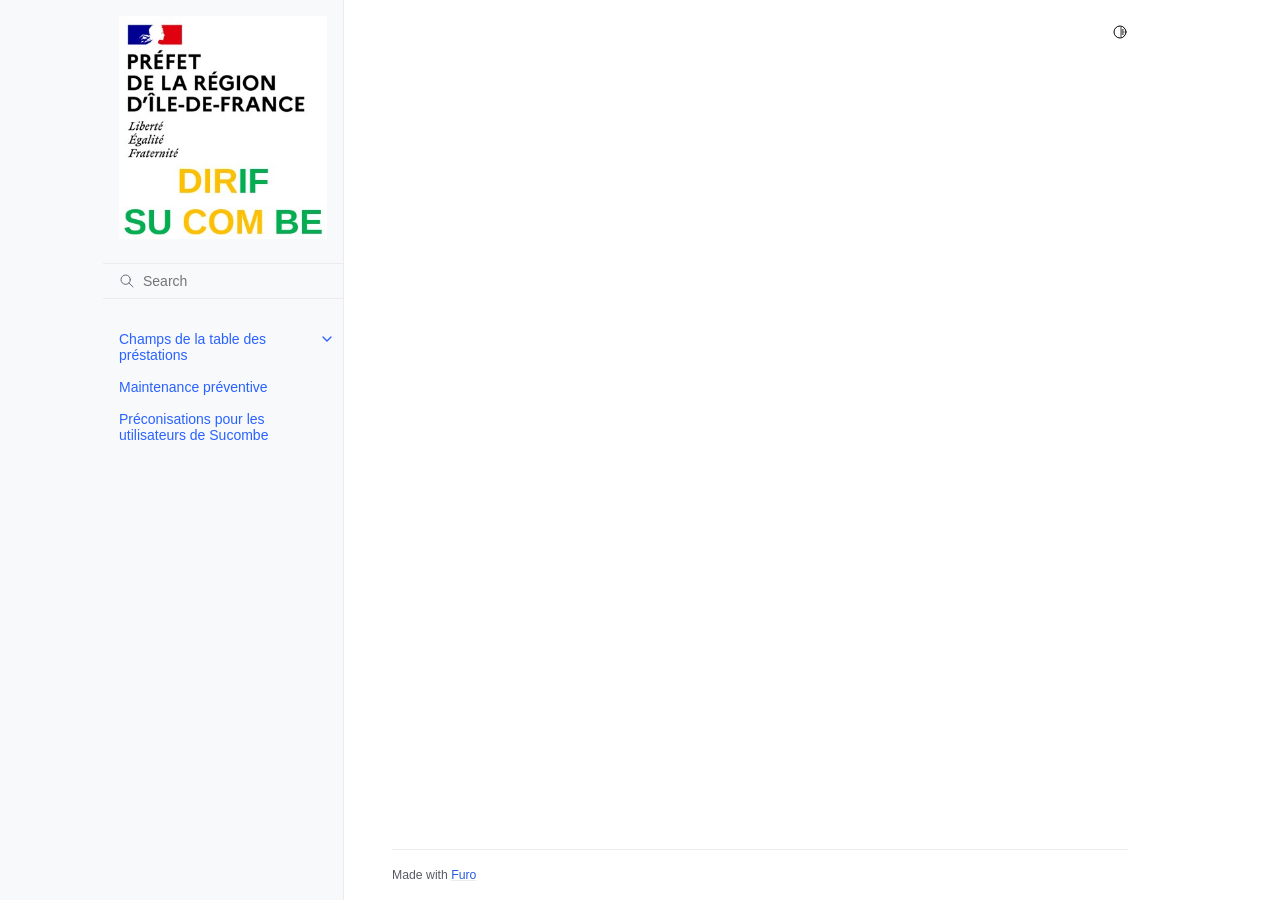
<file: search.html>
<!doctype html>
<html class="no-js" lang="en" data-content_root="./">
  <head><meta charset="utf-8"/>
    <meta name="viewport" content="width=device-width,initial-scale=1"/>
    <meta name="color-scheme" content="light dark"><link rel="index" title="Index" href="genindex.html" /><link rel="search" title="Search" href="#" />

    <link rel="shortcut icon" href="https://storage.googleapis.com/idf-congestion/favicon.ico"/><!-- Generated with Sphinx 7.2.6 and Furo 2024.01.29 --><title>Search - doc Sucombe  documentation</title><link rel="stylesheet" type="text/css" href="_static/pygments.css?v=a746c00c" />
    <link rel="stylesheet" type="text/css" href="_static/styles/furo.css?v=135e06be" />
    <link rel="stylesheet" type="text/css" href="_static/styles/furo-extensions.css?v=36a5483c" />
    <link rel="stylesheet" type="text/css" href="_static/css/custom.css?v=e246c73d" />
    
    


<style>
  body {
    --color-code-background: #f8f8f8;
  --color-code-foreground: black;
  
  }
  @media not print {
    body[data-theme="dark"] {
      --color-code-background: #202020;
  --color-code-foreground: #d0d0d0;
  
    }
    @media (prefers-color-scheme: dark) {
      body:not([data-theme="light"]) {
        --color-code-background: #202020;
  --color-code-foreground: #d0d0d0;
  
      }
    }
  }
</style></head>
  <body>
    
    <script>
      document.body.dataset.theme = localStorage.getItem("theme") || "auto";
    </script>
    

<svg xmlns="http://www.w3.org/2000/svg" style="display: none;">
  <symbol id="svg-toc" viewBox="0 0 24 24">
    <title>Contents</title>
    <svg stroke="currentColor" fill="currentColor" stroke-width="0" viewBox="0 0 1024 1024">
      <path d="M408 442h480c4.4 0 8-3.6 8-8v-56c0-4.4-3.6-8-8-8H408c-4.4 0-8 3.6-8 8v56c0 4.4 3.6 8 8 8zm-8 204c0 4.4 3.6 8 8 8h480c4.4 0 8-3.6 8-8v-56c0-4.4-3.6-8-8-8H408c-4.4 0-8 3.6-8 8v56zm504-486H120c-4.4 0-8 3.6-8 8v56c0 4.4 3.6 8 8 8h784c4.4 0 8-3.6 8-8v-56c0-4.4-3.6-8-8-8zm0 632H120c-4.4 0-8 3.6-8 8v56c0 4.4 3.6 8 8 8h784c4.4 0 8-3.6 8-8v-56c0-4.4-3.6-8-8-8zM115.4 518.9L271.7 642c5.8 4.6 14.4.5 14.4-6.9V388.9c0-7.4-8.5-11.5-14.4-6.9L115.4 505.1a8.74 8.74 0 0 0 0 13.8z"/>
    </svg>
  </symbol>
  <symbol id="svg-menu" viewBox="0 0 24 24">
    <title>Menu</title>
    <svg xmlns="http://www.w3.org/2000/svg" viewBox="0 0 24 24" fill="none" stroke="currentColor"
      stroke-width="2" stroke-linecap="round" stroke-linejoin="round" class="feather-menu">
      <line x1="3" y1="12" x2="21" y2="12"></line>
      <line x1="3" y1="6" x2="21" y2="6"></line>
      <line x1="3" y1="18" x2="21" y2="18"></line>
    </svg>
  </symbol>
  <symbol id="svg-arrow-right" viewBox="0 0 24 24">
    <title>Expand</title>
    <svg xmlns="http://www.w3.org/2000/svg" viewBox="0 0 24 24" fill="none" stroke="currentColor"
      stroke-width="2" stroke-linecap="round" stroke-linejoin="round" class="feather-chevron-right">
      <polyline points="9 18 15 12 9 6"></polyline>
    </svg>
  </symbol>
  <symbol id="svg-sun" viewBox="0 0 24 24">
    <title>Light mode</title>
    <svg xmlns="http://www.w3.org/2000/svg" viewBox="0 0 24 24" fill="none" stroke="currentColor"
      stroke-width="1.5" stroke-linecap="round" stroke-linejoin="round" class="feather-sun">
      <circle cx="12" cy="12" r="5"></circle>
      <line x1="12" y1="1" x2="12" y2="3"></line>
      <line x1="12" y1="21" x2="12" y2="23"></line>
      <line x1="4.22" y1="4.22" x2="5.64" y2="5.64"></line>
      <line x1="18.36" y1="18.36" x2="19.78" y2="19.78"></line>
      <line x1="1" y1="12" x2="3" y2="12"></line>
      <line x1="21" y1="12" x2="23" y2="12"></line>
      <line x1="4.22" y1="19.78" x2="5.64" y2="18.36"></line>
      <line x1="18.36" y1="5.64" x2="19.78" y2="4.22"></line>
    </svg>
  </symbol>
  <symbol id="svg-moon" viewBox="0 0 24 24">
    <title>Dark mode</title>
    <svg xmlns="http://www.w3.org/2000/svg" viewBox="0 0 24 24" fill="none" stroke="currentColor"
      stroke-width="1.5" stroke-linecap="round" stroke-linejoin="round" class="icon-tabler-moon">
      <path stroke="none" d="M0 0h24v24H0z" fill="none" />
      <path d="M12 3c.132 0 .263 0 .393 0a7.5 7.5 0 0 0 7.92 12.446a9 9 0 1 1 -8.313 -12.454z" />
    </svg>
  </symbol>
  <symbol id="svg-sun-half" viewBox="0 0 24 24">
    <title>Auto light/dark mode</title>
    <svg xmlns="http://www.w3.org/2000/svg" viewBox="0 0 24 24" fill="none" stroke="currentColor"
      stroke-width="1.5" stroke-linecap="round" stroke-linejoin="round" class="icon-tabler-shadow">
      <path stroke="none" d="M0 0h24v24H0z" fill="none"/>
      <circle cx="12" cy="12" r="9" />
      <path d="M13 12h5" />
      <path d="M13 15h4" />
      <path d="M13 18h1" />
      <path d="M13 9h4" />
      <path d="M13 6h1" />
    </svg>
  </symbol>
</svg>

<input type="checkbox" class="sidebar-toggle" name="__navigation" id="__navigation">
<input type="checkbox" class="sidebar-toggle" name="__toc" id="__toc">
<label class="overlay sidebar-overlay" for="__navigation">
  <div class="visually-hidden">Hide navigation sidebar</div>
</label>
<label class="overlay toc-overlay" for="__toc">
  <div class="visually-hidden">Hide table of contents sidebar</div>
</label>



<div class="page">
  <header class="mobile-header">
    <div class="header-left">
      <label class="nav-overlay-icon" for="__navigation">
        <div class="visually-hidden">Toggle site navigation sidebar</div>
        <i class="icon"><svg><use href="#svg-menu"></use></svg></i>
      </label>
    </div>
    <div class="header-center">
      <a href="index.html"><div class="brand">doc Sucombe  documentation</div></a>
    </div>
    <div class="header-right">
      <div class="theme-toggle-container theme-toggle-header">
        <button class="theme-toggle">
          <div class="visually-hidden">Toggle Light / Dark / Auto color theme</div>
          <svg class="theme-icon-when-auto"><use href="#svg-sun-half"></use></svg>
          <svg class="theme-icon-when-dark"><use href="#svg-moon"></use></svg>
          <svg class="theme-icon-when-light"><use href="#svg-sun"></use></svg>
        </button>
      </div>
      <label class="toc-overlay-icon toc-header-icon no-toc" for="__toc">
        <div class="visually-hidden">Toggle table of contents sidebar</div>
        <i class="icon"><svg><use href="#svg-toc"></use></svg></i>
      </label>
    </div>
  </header>
  <aside class="sidebar-drawer">
    <div class="sidebar-container">
      
      <div class="sidebar-sticky"><a class="sidebar-brand" href="index.html">
  
  <div class="sidebar-logo-container">
    <img class="sidebar-logo only-light" src="_static/logoSucombe.jpg" alt="Light Logo"/>
    <img class="sidebar-logo only-dark" src="_static/logoSucombe.jpg" alt="Dark Logo"/>
  </div>
  
  
</a><form class="sidebar-search-container" method="get" action="#" role="search">
  <input class="sidebar-search" placeholder="Search" name="q" aria-label="Search">
  <input type="hidden" name="check_keywords" value="yes">
  <input type="hidden" name="area" value="default">
</form>
<div id="searchbox"></div><div class="sidebar-scroll"><div class="sidebar-tree">
  <ul>
<li class="toctree-l1 has-children"><a class="reference internal" href="champsPresta.html">Champs de la table des préstations</a><input class="toctree-checkbox" id="toctree-checkbox-1" name="toctree-checkbox-1" role="switch" type="checkbox"/><label for="toctree-checkbox-1"><div class="visually-hidden">Toggle navigation of Champs de la table des préstations</div><i class="icon"><svg><use href="#svg-arrow-right"></use></svg></i></label><ul>
<li class="toctree-l2"><a class="reference internal" href="cp1_libelle.html">Libellé de la prestation</a></li>
<li class="toctree-l2"><a class="reference internal" href="cp2_id.html">Identifiant de la prestation</a></li>
<li class="toctree-l2"><a class="reference internal" href="cp28_numOT.html">Numéro d’OT</a></li>
<li class="toctree-l2"><a class="reference internal" href="cp3_lgnEq.html">Ligne d’équipements</a></li>
<li class="toctree-l2"><a class="reference internal" href="cp4_type.html">Type de la prestation</a></li>
<li class="toctree-l2"><a class="reference internal" href="cp5_lieu.html">Lieu</a></li>
<li class="toctree-l2"><a class="reference internal" href="cp6_marche.html">Marché</a></li>
<li class="toctree-l2"><a class="reference internal" href="cp7_service.html">Service</a></li>
</ul>
</li>
<li class="toctree-l1"><a class="reference internal" href="preventifs.html">Maintenance préventive</a></li>
<li class="toctree-l1"><a class="reference internal" href="preconisations.html">Préconisations pour les utilisateurs de Sucombe</a></li>
</ul>

</div>
</div>

      </div>
      
    </div>
  </aside>
  <div class="main">
    <div class="content">
      <div class="article-container">
        <a href="#" class="back-to-top muted-link">
          <svg xmlns="http://www.w3.org/2000/svg" viewBox="0 0 24 24">
            <path d="M13 20h-2V8l-5.5 5.5-1.42-1.42L12 4.16l7.92 7.92-1.42 1.42L13 8v12z"></path>
          </svg>
          <span>Back to top</span>
        </a>
        <div class="content-icon-container">
          <div class="theme-toggle-container theme-toggle-content">
            <button class="theme-toggle">
              <div class="visually-hidden">Toggle Light / Dark / Auto color theme</div>
              <svg class="theme-icon-when-auto"><use href="#svg-sun-half"></use></svg>
              <svg class="theme-icon-when-dark"><use href="#svg-moon"></use></svg>
              <svg class="theme-icon-when-light"><use href="#svg-sun"></use></svg>
            </button>
          </div>
          <label class="toc-overlay-icon toc-content-icon no-toc" for="__toc">
            <div class="visually-hidden">Toggle table of contents sidebar</div>
            <i class="icon"><svg><use href="#svg-toc"></use></svg></i>
          </label>
        </div>
        <article role="main">
          
<noscript>
<div class="admonition error">
  <p class="admonition-title">Error</p>
  <p>
    Please activate JavaScript to enable the search functionality.
  </p>
</div>
</noscript>

<div id="search-results"></div>

        </article>
      </div>
      <footer>
        
        <div class="related-pages">
          
          
        </div>
        <div class="bottom-of-page">
          <div class="left-details">
            Made with 
            <a href="https://github.com/pradyunsg/furo">Furo</a>
            
          </div>
          <div class="right-details">
            
          </div>
        </div>
        
      </footer>
    </div>
    <aside class="toc-drawer no-toc">
      
      
      
    </aside>
  </div>
</div><script src="_static/documentation_options.js?v=5929fcd5"></script>
    <script src="_static/doctools.js?v=888ff710"></script>
    <script src="_static/sphinx_highlight.js?v=dc90522c"></script>
    <script src="_static/scripts/furo.js?v=32e29ea5"></script>
    
<script src="_static/searchtools.js"></script>
<script src="_static/language_data.js"></script>
<script src="searchindex.js"></script></body>
</html>
</file>
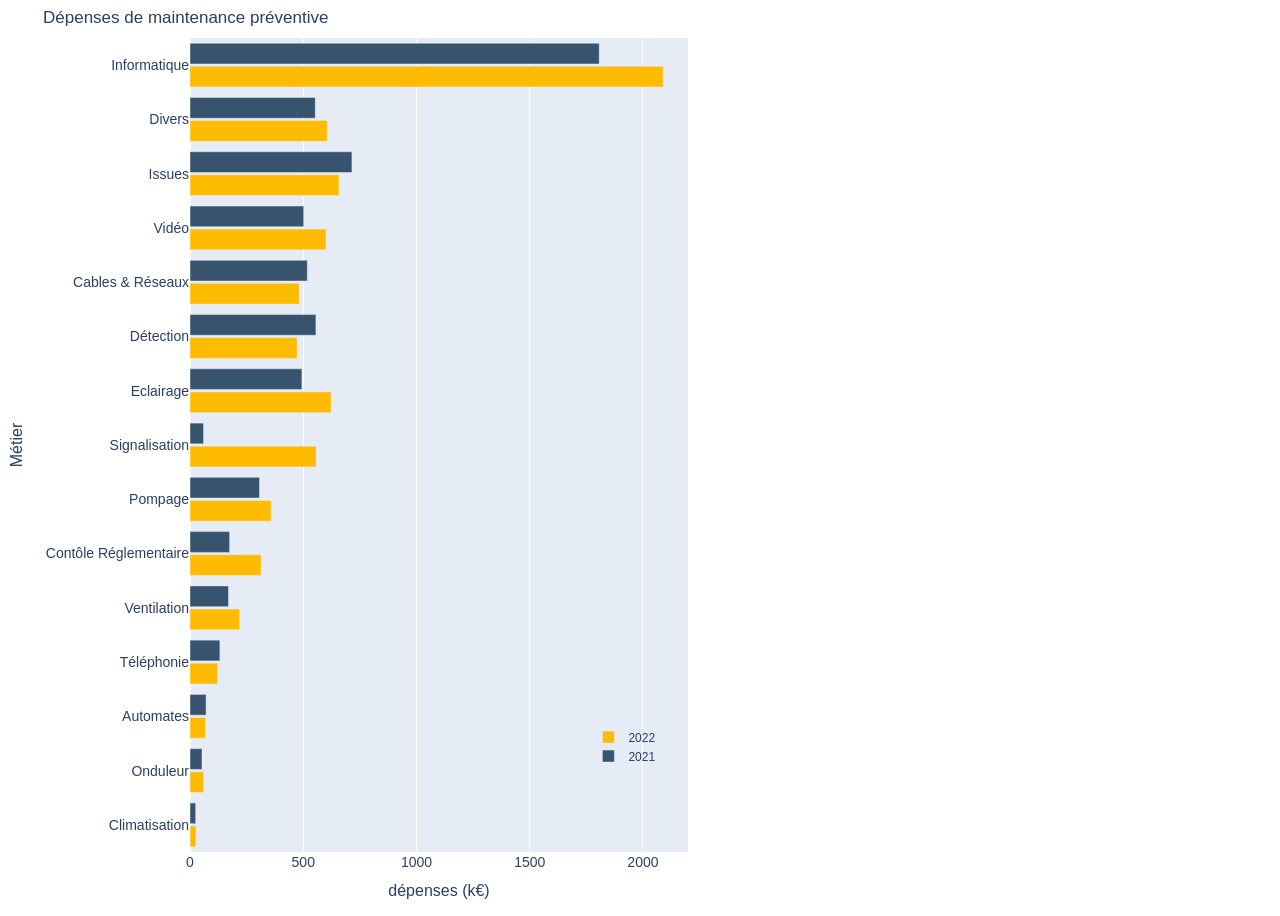
<file: _static/2021&22_prev_maintenance.html>
<html>
<head><meta charset="utf-8" /></head>
<body>
    <div>                        <script type="text/javascript">window.PlotlyConfig = {MathJaxConfig: 'local'};</script>
        <script charset="utf-8" src="https://cdn.plot.ly/plotly-2.24.1.min.js"></script>                <div id="47230c4c-9251-4b22-95b5-6e1c9d5296bb" class="plotly-graph-div" style="height:900px; width:700px;"></div>            <script type="text/javascript">                                    window.PLOTLYENV=window.PLOTLYENV || {};                                    if (document.getElementById("47230c4c-9251-4b22-95b5-6e1c9d5296bb")) {                    Plotly.newPlot(                        "47230c4c-9251-4b22-95b5-6e1c9d5296bb",                        [{"marker":{"color":"#fb0"},"name":"2022","orientation":"h","x":[26,60,68,122,219,314,358,557,623,473,482,601,658,606,2089],"y":["Climatisation","Onduleur","Automates","T\u00e9l\u00e9phonie","Ventilation","Cont\u00f4le R\u00e9glementaire","Pompage","Signalisation","Eclairage","D\u00e9tection","Cables & R\u00e9seaux","Vid\u00e9o","Issues","Divers","Informatique"],"type":"bar"},{"marker":{"color":"rgb(55, 83, 109)"},"name":"2021","orientation":"h","x":[25,53,71,132,170,175,307,60,494,556,518,502,715,553,1807],"y":["Climatisation","Onduleur","Automates","T\u00e9l\u00e9phonie","Ventilation","Cont\u00f4le R\u00e9glementaire","Pompage","Signalisation","Eclairage","D\u00e9tection","Cables & R\u00e9seaux","Vid\u00e9o","Issues","Divers","Informatique"],"type":"bar"}],                        {"template":{"data":{"histogram2dcontour":[{"type":"histogram2dcontour","colorbar":{"outlinewidth":0,"ticks":""},"colorscale":[[0.0,"#0d0887"],[0.1111111111111111,"#46039f"],[0.2222222222222222,"#7201a8"],[0.3333333333333333,"#9c179e"],[0.4444444444444444,"#bd3786"],[0.5555555555555556,"#d8576b"],[0.6666666666666666,"#ed7953"],[0.7777777777777778,"#fb9f3a"],[0.8888888888888888,"#fdca26"],[1.0,"#f0f921"]]}],"choropleth":[{"type":"choropleth","colorbar":{"outlinewidth":0,"ticks":""}}],"histogram2d":[{"type":"histogram2d","colorbar":{"outlinewidth":0,"ticks":""},"colorscale":[[0.0,"#0d0887"],[0.1111111111111111,"#46039f"],[0.2222222222222222,"#7201a8"],[0.3333333333333333,"#9c179e"],[0.4444444444444444,"#bd3786"],[0.5555555555555556,"#d8576b"],[0.6666666666666666,"#ed7953"],[0.7777777777777778,"#fb9f3a"],[0.8888888888888888,"#fdca26"],[1.0,"#f0f921"]]}],"heatmap":[{"type":"heatmap","colorbar":{"outlinewidth":0,"ticks":""},"colorscale":[[0.0,"#0d0887"],[0.1111111111111111,"#46039f"],[0.2222222222222222,"#7201a8"],[0.3333333333333333,"#9c179e"],[0.4444444444444444,"#bd3786"],[0.5555555555555556,"#d8576b"],[0.6666666666666666,"#ed7953"],[0.7777777777777778,"#fb9f3a"],[0.8888888888888888,"#fdca26"],[1.0,"#f0f921"]]}],"heatmapgl":[{"type":"heatmapgl","colorbar":{"outlinewidth":0,"ticks":""},"colorscale":[[0.0,"#0d0887"],[0.1111111111111111,"#46039f"],[0.2222222222222222,"#7201a8"],[0.3333333333333333,"#9c179e"],[0.4444444444444444,"#bd3786"],[0.5555555555555556,"#d8576b"],[0.6666666666666666,"#ed7953"],[0.7777777777777778,"#fb9f3a"],[0.8888888888888888,"#fdca26"],[1.0,"#f0f921"]]}],"contourcarpet":[{"type":"contourcarpet","colorbar":{"outlinewidth":0,"ticks":""}}],"contour":[{"type":"contour","colorbar":{"outlinewidth":0,"ticks":""},"colorscale":[[0.0,"#0d0887"],[0.1111111111111111,"#46039f"],[0.2222222222222222,"#7201a8"],[0.3333333333333333,"#9c179e"],[0.4444444444444444,"#bd3786"],[0.5555555555555556,"#d8576b"],[0.6666666666666666,"#ed7953"],[0.7777777777777778,"#fb9f3a"],[0.8888888888888888,"#fdca26"],[1.0,"#f0f921"]]}],"surface":[{"type":"surface","colorbar":{"outlinewidth":0,"ticks":""},"colorscale":[[0.0,"#0d0887"],[0.1111111111111111,"#46039f"],[0.2222222222222222,"#7201a8"],[0.3333333333333333,"#9c179e"],[0.4444444444444444,"#bd3786"],[0.5555555555555556,"#d8576b"],[0.6666666666666666,"#ed7953"],[0.7777777777777778,"#fb9f3a"],[0.8888888888888888,"#fdca26"],[1.0,"#f0f921"]]}],"mesh3d":[{"type":"mesh3d","colorbar":{"outlinewidth":0,"ticks":""}}],"scatter":[{"fillpattern":{"fillmode":"overlay","size":10,"solidity":0.2},"type":"scatter"}],"parcoords":[{"type":"parcoords","line":{"colorbar":{"outlinewidth":0,"ticks":""}}}],"scatterpolargl":[{"type":"scatterpolargl","marker":{"colorbar":{"outlinewidth":0,"ticks":""}}}],"bar":[{"error_x":{"color":"#2a3f5f"},"error_y":{"color":"#2a3f5f"},"marker":{"line":{"color":"#E5ECF6","width":0.5},"pattern":{"fillmode":"overlay","size":10,"solidity":0.2}},"type":"bar"}],"scattergeo":[{"type":"scattergeo","marker":{"colorbar":{"outlinewidth":0,"ticks":""}}}],"scatterpolar":[{"type":"scatterpolar","marker":{"colorbar":{"outlinewidth":0,"ticks":""}}}],"histogram":[{"marker":{"pattern":{"fillmode":"overlay","size":10,"solidity":0.2}},"type":"histogram"}],"scattergl":[{"type":"scattergl","marker":{"colorbar":{"outlinewidth":0,"ticks":""}}}],"scatter3d":[{"type":"scatter3d","line":{"colorbar":{"outlinewidth":0,"ticks":""}},"marker":{"colorbar":{"outlinewidth":0,"ticks":""}}}],"scattermapbox":[{"type":"scattermapbox","marker":{"colorbar":{"outlinewidth":0,"ticks":""}}}],"scatterternary":[{"type":"scatterternary","marker":{"colorbar":{"outlinewidth":0,"ticks":""}}}],"scattercarpet":[{"type":"scattercarpet","marker":{"colorbar":{"outlinewidth":0,"ticks":""}}}],"carpet":[{"aaxis":{"endlinecolor":"#2a3f5f","gridcolor":"white","linecolor":"white","minorgridcolor":"white","startlinecolor":"#2a3f5f"},"baxis":{"endlinecolor":"#2a3f5f","gridcolor":"white","linecolor":"white","minorgridcolor":"white","startlinecolor":"#2a3f5f"},"type":"carpet"}],"table":[{"cells":{"fill":{"color":"#EBF0F8"},"line":{"color":"white"}},"header":{"fill":{"color":"#C8D4E3"},"line":{"color":"white"}},"type":"table"}],"barpolar":[{"marker":{"line":{"color":"#E5ECF6","width":0.5},"pattern":{"fillmode":"overlay","size":10,"solidity":0.2}},"type":"barpolar"}],"pie":[{"automargin":true,"type":"pie"}]},"layout":{"autotypenumbers":"strict","colorway":["#636efa","#EF553B","#00cc96","#ab63fa","#FFA15A","#19d3f3","#FF6692","#B6E880","#FF97FF","#FECB52"],"font":{"color":"#2a3f5f"},"hovermode":"closest","hoverlabel":{"align":"left"},"paper_bgcolor":"white","plot_bgcolor":"#E5ECF6","polar":{"bgcolor":"#E5ECF6","angularaxis":{"gridcolor":"white","linecolor":"white","ticks":""},"radialaxis":{"gridcolor":"white","linecolor":"white","ticks":""}},"ternary":{"bgcolor":"#E5ECF6","aaxis":{"gridcolor":"white","linecolor":"white","ticks":""},"baxis":{"gridcolor":"white","linecolor":"white","ticks":""},"caxis":{"gridcolor":"white","linecolor":"white","ticks":""}},"coloraxis":{"colorbar":{"outlinewidth":0,"ticks":""}},"colorscale":{"sequential":[[0.0,"#0d0887"],[0.1111111111111111,"#46039f"],[0.2222222222222222,"#7201a8"],[0.3333333333333333,"#9c179e"],[0.4444444444444444,"#bd3786"],[0.5555555555555556,"#d8576b"],[0.6666666666666666,"#ed7953"],[0.7777777777777778,"#fb9f3a"],[0.8888888888888888,"#fdca26"],[1.0,"#f0f921"]],"sequentialminus":[[0.0,"#0d0887"],[0.1111111111111111,"#46039f"],[0.2222222222222222,"#7201a8"],[0.3333333333333333,"#9c179e"],[0.4444444444444444,"#bd3786"],[0.5555555555555556,"#d8576b"],[0.6666666666666666,"#ed7953"],[0.7777777777777778,"#fb9f3a"],[0.8888888888888888,"#fdca26"],[1.0,"#f0f921"]],"diverging":[[0,"#8e0152"],[0.1,"#c51b7d"],[0.2,"#de77ae"],[0.3,"#f1b6da"],[0.4,"#fde0ef"],[0.5,"#f7f7f7"],[0.6,"#e6f5d0"],[0.7,"#b8e186"],[0.8,"#7fbc41"],[0.9,"#4d9221"],[1,"#276419"]]},"xaxis":{"gridcolor":"white","linecolor":"white","ticks":"","title":{"standoff":15},"zerolinecolor":"white","automargin":true,"zerolinewidth":2},"yaxis":{"gridcolor":"white","linecolor":"white","ticks":"","title":{"standoff":15},"zerolinecolor":"white","automargin":true,"zerolinewidth":2},"scene":{"xaxis":{"backgroundcolor":"#E5ECF6","gridcolor":"white","linecolor":"white","showbackground":true,"ticks":"","zerolinecolor":"white","gridwidth":2},"yaxis":{"backgroundcolor":"#E5ECF6","gridcolor":"white","linecolor":"white","showbackground":true,"ticks":"","zerolinecolor":"white","gridwidth":2},"zaxis":{"backgroundcolor":"#E5ECF6","gridcolor":"white","linecolor":"white","showbackground":true,"ticks":"","zerolinecolor":"white","gridwidth":2}},"shapedefaults":{"line":{"color":"#2a3f5f"}},"annotationdefaults":{"arrowcolor":"#2a3f5f","arrowhead":0,"arrowwidth":1},"geo":{"bgcolor":"white","landcolor":"#E5ECF6","subunitcolor":"white","showland":true,"showlakes":true,"lakecolor":"white"},"title":{"x":0.05},"mapbox":{"style":"light"}}},"margin":{"l":20,"r":20,"t":30,"b":20},"xaxis":{"title":{"text":"d\u00e9penses (k\u20ac)","font":{"size":16}},"tickfont":{"size":14}},"yaxis":{"title":{"text":"M\u00e9tier","font":{"size":16}},"tickfont":{"size":14}},"legend":{"x":0.8,"y":0.1,"bgcolor":"rgba(255, 255, 255, 0)","bordercolor":"rgba(255, 255, 255, 0)"},"autosize":false,"width":700,"height":900,"title":{"text":"D\u00e9penses de maintenance pr\u00e9ventive"},"barmode":"group","bargap":0.15,"bargroupgap":0.1},                        {"displayModeBar": false, "responsive": true}                    )                };                            </script>        </div>
</body>
</html>
</file>
<file: _static/pygments.css>
.highlight pre { line-height: 125%; }
.highlight td.linenos .normal { color: inherit; background-color: transparent; padding-left: 5px; padding-right: 5px; }
.highlight span.linenos { color: inherit; background-color: transparent; padding-left: 5px; padding-right: 5px; }
.highlight td.linenos .special { color: #000000; background-color: #ffffc0; padding-left: 5px; padding-right: 5px; }
.highlight span.linenos.special { color: #000000; background-color: #ffffc0; padding-left: 5px; padding-right: 5px; }
.highlight .hll { background-color: #ffffcc }
.highlight { background: #f8f8f8; }
.highlight .c { color: #8f5902; font-style: italic } /* Comment */
.highlight .err { color: #a40000; border: 1px solid #ef2929 } /* Error */
.highlight .g { color: #000000 } /* Generic */
.highlight .k { color: #204a87; font-weight: bold } /* Keyword */
.highlight .l { color: #000000 } /* Literal */
.highlight .n { color: #000000 } /* Name */
.highlight .o { color: #ce5c00; font-weight: bold } /* Operator */
.highlight .x { color: #000000 } /* Other */
.highlight .p { color: #000000; font-weight: bold } /* Punctuation */
.highlight .ch { color: #8f5902; font-style: italic } /* Comment.Hashbang */
.highlight .cm { color: #8f5902; font-style: italic } /* Comment.Multiline */
.highlight .cp { color: #8f5902; font-style: italic } /* Comment.Preproc */
.highlight .cpf { color: #8f5902; font-style: italic } /* Comment.PreprocFile */
.highlight .c1 { color: #8f5902; font-style: italic } /* Comment.Single */
.highlight .cs { color: #8f5902; font-style: italic } /* Comment.Special */
.highlight .gd { color: #a40000 } /* Generic.Deleted */
.highlight .ge { color: #000000; font-style: italic } /* Generic.Emph */
.highlight .ges { color: #000000; font-weight: bold; font-style: italic } /* Generic.EmphStrong */
.highlight .gr { color: #ef2929 } /* Generic.Error */
.highlight .gh { color: #000080; font-weight: bold } /* Generic.Heading */
.highlight .gi { color: #00A000 } /* Generic.Inserted */
.highlight .go { color: #000000; font-style: italic } /* Generic.Output */
.highlight .gp { color: #8f5902 } /* Generic.Prompt */
.highlight .gs { color: #000000; font-weight: bold } /* Generic.Strong */
.highlight .gu { color: #800080; font-weight: bold } /* Generic.Subheading */
.highlight .gt { color: #a40000; font-weight: bold } /* Generic.Traceback */
.highlight .kc { color: #204a87; font-weight: bold } /* Keyword.Constant */
.highlight .kd { color: #204a87; font-weight: bold } /* Keyword.Declaration */
.highlight .kn { color: #204a87; font-weight: bold } /* Keyword.Namespace */
.highlight .kp { color: #204a87; font-weight: bold } /* Keyword.Pseudo */
.highlight .kr { color: #204a87; font-weight: bold } /* Keyword.Reserved */
.highlight .kt { color: #204a87; font-weight: bold } /* Keyword.Type */
.highlight .ld { color: #000000 } /* Literal.Date */
.highlight .m { color: #0000cf; font-weight: bold } /* Literal.Number */
.highlight .s { color: #4e9a06 } /* Literal.String */
.highlight .na { color: #c4a000 } /* Name.Attribute */
.highlight .nb { color: #204a87 } /* Name.Builtin */
.highlight .nc { color: #000000 } /* Name.Class */
.highlight .no { color: #000000 } /* Name.Constant */
.highlight .nd { color: #5c35cc; font-weight: bold } /* Name.Decorator */
.highlight .ni { color: #ce5c00 } /* Name.Entity */
.highlight .ne { color: #cc0000; font-weight: bold } /* Name.Exception */
.highlight .nf { color: #000000 } /* Name.Function */
.highlight .nl { color: #f57900 } /* Name.Label */
.highlight .nn { color: #000000 } /* Name.Namespace */
.highlight .nx { color: #000000 } /* Name.Other */
.highlight .py { color: #000000 } /* Name.Property */
.highlight .nt { color: #204a87; font-weight: bold } /* Name.Tag */
.highlight .nv { color: #000000 } /* Name.Variable */
.highlight .ow { color: #204a87; font-weight: bold } /* Operator.Word */
.highlight .pm { color: #000000; font-weight: bold } /* Punctuation.Marker */
.highlight .w { color: #f8f8f8 } /* Text.Whitespace */
.highlight .mb { color: #0000cf; font-weight: bold } /* Literal.Number.Bin */
.highlight .mf { color: #0000cf; font-weight: bold } /* Literal.Number.Float */
.highlight .mh { color: #0000cf; font-weight: bold } /* Literal.Number.Hex */
.highlight .mi { color: #0000cf; font-weight: bold } /* Literal.Number.Integer */
.highlight .mo { color: #0000cf; font-weight: bold } /* Literal.Number.Oct */
.highlight .sa { color: #4e9a06 } /* Literal.String.Affix */
.highlight .sb { color: #4e9a06 } /* Literal.String.Backtick */
.highlight .sc { color: #4e9a06 } /* Literal.String.Char */
.highlight .dl { color: #4e9a06 } /* Literal.String.Delimiter */
.highlight .sd { color: #8f5902; font-style: italic } /* Literal.String.Doc */
.highlight .s2 { color: #4e9a06 } /* Literal.String.Double */
.highlight .se { color: #4e9a06 } /* Literal.String.Escape */
.highlight .sh { color: #4e9a06 } /* Literal.String.Heredoc */
.highlight .si { color: #4e9a06 } /* Literal.String.Interpol */
.highlight .sx { color: #4e9a06 } /* Literal.String.Other */
.highlight .sr { color: #4e9a06 } /* Literal.String.Regex */
.highlight .s1 { color: #4e9a06 } /* Literal.String.Single */
.highlight .ss { color: #4e9a06 } /* Literal.String.Symbol */
.highlight .bp { color: #3465a4 } /* Name.Builtin.Pseudo */
.highlight .fm { color: #000000 } /* Name.Function.Magic */
.highlight .vc { color: #000000 } /* Name.Variable.Class */
.highlight .vg { color: #000000 } /* Name.Variable.Global */
.highlight .vi { color: #000000 } /* Name.Variable.Instance */
.highlight .vm { color: #000000 } /* Name.Variable.Magic */
.highlight .il { color: #0000cf; font-weight: bold } /* Literal.Number.Integer.Long */
@media not print {
body[data-theme="dark"] .highlight pre { line-height: 125%; }
body[data-theme="dark"] .highlight td.linenos .normal { color: #aaaaaa; background-color: transparent; padding-left: 5px; padding-right: 5px; }
body[data-theme="dark"] .highlight span.linenos { color: #aaaaaa; background-color: transparent; padding-left: 5px; padding-right: 5px; }
body[data-theme="dark"] .highlight td.linenos .special { color: #000000; background-color: #ffffc0; padding-left: 5px; padding-right: 5px; }
body[data-theme="dark"] .highlight span.linenos.special { color: #000000; background-color: #ffffc0; padding-left: 5px; padding-right: 5px; }
body[data-theme="dark"] .highlight .hll { background-color: #404040 }
body[data-theme="dark"] .highlight { background: #202020; color: #d0d0d0 }
body[data-theme="dark"] .highlight .c { color: #ababab; font-style: italic } /* Comment */
body[data-theme="dark"] .highlight .err { color: #a61717; background-color: #e3d2d2 } /* Error */
body[data-theme="dark"] .highlight .esc { color: #d0d0d0 } /* Escape */
body[data-theme="dark"] .highlight .g { color: #d0d0d0 } /* Generic */
body[data-theme="dark"] .highlight .k { color: #6ebf26; font-weight: bold } /* Keyword */
body[data-theme="dark"] .highlight .l { color: #d0d0d0 } /* Literal */
body[data-theme="dark"] .highlight .n { color: #d0d0d0 } /* Name */
body[data-theme="dark"] .highlight .o { color: #d0d0d0 } /* Operator */
body[data-theme="dark"] .highlight .x { color: #d0d0d0 } /* Other */
body[data-theme="dark"] .highlight .p { color: #d0d0d0 } /* Punctuation */
body[data-theme="dark"] .highlight .ch { color: #ababab; font-style: italic } /* Comment.Hashbang */
body[data-theme="dark"] .highlight .cm { color: #ababab; font-style: italic } /* Comment.Multiline */
body[data-theme="dark"] .highlight .cp { color: #ff3a3a; font-weight: bold } /* Comment.Preproc */
body[data-theme="dark"] .highlight .cpf { color: #ababab; font-style: italic } /* Comment.PreprocFile */
body[data-theme="dark"] .highlight .c1 { color: #ababab; font-style: italic } /* Comment.Single */
body[data-theme="dark"] .highlight .cs { color: #e50808; font-weight: bold; background-color: #520000 } /* Comment.Special */
body[data-theme="dark"] .highlight .gd { color: #d22323 } /* Generic.Deleted */
body[data-theme="dark"] .highlight .ge { color: #d0d0d0; font-style: italic } /* Generic.Emph */
body[data-theme="dark"] .highlight .ges { color: #d0d0d0; font-weight: bold; font-style: italic } /* Generic.EmphStrong */
body[data-theme="dark"] .highlight .gr { color: #d22323 } /* Generic.Error */
body[data-theme="dark"] .highlight .gh { color: #ffffff; font-weight: bold } /* Generic.Heading */
body[data-theme="dark"] .highlight .gi { color: #589819 } /* Generic.Inserted */
body[data-theme="dark"] .highlight .go { color: #cccccc } /* Generic.Output */
body[data-theme="dark"] .highlight .gp { color: #aaaaaa } /* Generic.Prompt */
body[data-theme="dark"] .highlight .gs { color: #d0d0d0; font-weight: bold } /* Generic.Strong */
body[data-theme="dark"] .highlight .gu { color: #ffffff; text-decoration: underline } /* Generic.Subheading */
body[data-theme="dark"] .highlight .gt { color: #d22323 } /* Generic.Traceback */
body[data-theme="dark"] .highlight .kc { color: #6ebf26; font-weight: bold } /* Keyword.Constant */
body[data-theme="dark"] .highlight .kd { color: #6ebf26; font-weight: bold } /* Keyword.Declaration */
body[data-theme="dark"] .highlight .kn { color: #6ebf26; font-weight: bold } /* Keyword.Namespace */
body[data-theme="dark"] .highlight .kp { color: #6ebf26 } /* Keyword.Pseudo */
body[data-theme="dark"] .highlight .kr { color: #6ebf26; font-weight: bold } /* Keyword.Reserved */
body[data-theme="dark"] .highlight .kt { color: #6ebf26; font-weight: bold } /* Keyword.Type */
body[data-theme="dark"] .highlight .ld { color: #d0d0d0 } /* Literal.Date */
body[data-theme="dark"] .highlight .m { color: #51b2fd } /* Literal.Number */
body[data-theme="dark"] .highlight .s { color: #ed9d13 } /* Literal.String */
body[data-theme="dark"] .highlight .na { color: #bbbbbb } /* Name.Attribute */
body[data-theme="dark"] .highlight .nb { color: #2fbccd } /* Name.Builtin */
body[data-theme="dark"] .highlight .nc { color: #71adff; text-decoration: underline } /* Name.Class */
body[data-theme="dark"] .highlight .no { color: #40ffff } /* Name.Constant */
body[data-theme="dark"] .highlight .nd { color: #ffa500 } /* Name.Decorator */
body[data-theme="dark"] .highlight .ni { color: #d0d0d0 } /* Name.Entity */
body[data-theme="dark"] .highlight .ne { color: #bbbbbb } /* Name.Exception */
body[data-theme="dark"] .highlight .nf { color: #71adff } /* Name.Function */
body[data-theme="dark"] .highlight .nl { color: #d0d0d0 } /* Name.Label */
body[data-theme="dark"] .highlight .nn { color: #71adff; text-decoration: underline } /* Name.Namespace */
body[data-theme="dark"] .highlight .nx { color: #d0d0d0 } /* Name.Other */
body[data-theme="dark"] .highlight .py { color: #d0d0d0 } /* Name.Property */
body[data-theme="dark"] .highlight .nt { color: #6ebf26; font-weight: bold } /* Name.Tag */
body[data-theme="dark"] .highlight .nv { color: #40ffff } /* Name.Variable */
body[data-theme="dark"] .highlight .ow { color: #6ebf26; font-weight: bold } /* Operator.Word */
body[data-theme="dark"] .highlight .pm { color: #d0d0d0 } /* Punctuation.Marker */
body[data-theme="dark"] .highlight .w { color: #666666 } /* Text.Whitespace */
body[data-theme="dark"] .highlight .mb { color: #51b2fd } /* Literal.Number.Bin */
body[data-theme="dark"] .highlight .mf { color: #51b2fd } /* Literal.Number.Float */
body[data-theme="dark"] .highlight .mh { color: #51b2fd } /* Literal.Number.Hex */
body[data-theme="dark"] .highlight .mi { color: #51b2fd } /* Literal.Number.Integer */
body[data-theme="dark"] .highlight .mo { color: #51b2fd } /* Literal.Number.Oct */
body[data-theme="dark"] .highlight .sa { color: #ed9d13 } /* Literal.String.Affix */
body[data-theme="dark"] .highlight .sb { color: #ed9d13 } /* Literal.String.Backtick */
body[data-theme="dark"] .highlight .sc { color: #ed9d13 } /* Literal.String.Char */
body[data-theme="dark"] .highlight .dl { color: #ed9d13 } /* Literal.String.Delimiter */
body[data-theme="dark"] .highlight .sd { color: #ed9d13 } /* Literal.String.Doc */
body[data-theme="dark"] .highlight .s2 { color: #ed9d13 } /* Literal.String.Double */
body[data-theme="dark"] .highlight .se { color: #ed9d13 } /* Literal.String.Escape */
body[data-theme="dark"] .highlight .sh { color: #ed9d13 } /* Literal.String.Heredoc */
body[data-theme="dark"] .highlight .si { color: #ed9d13 } /* Literal.String.Interpol */
body[data-theme="dark"] .highlight .sx { color: #ffa500 } /* Literal.String.Other */
body[data-theme="dark"] .highlight .sr { color: #ed9d13 } /* Literal.String.Regex */
body[data-theme="dark"] .highlight .s1 { color: #ed9d13 } /* Literal.String.Single */
body[data-theme="dark"] .highlight .ss { color: #ed9d13 } /* Literal.String.Symbol */
body[data-theme="dark"] .highlight .bp { color: #2fbccd } /* Name.Builtin.Pseudo */
body[data-theme="dark"] .highlight .fm { color: #71adff } /* Name.Function.Magic */
body[data-theme="dark"] .highlight .vc { color: #40ffff } /* Name.Variable.Class */
body[data-theme="dark"] .highlight .vg { color: #40ffff } /* Name.Variable.Global */
body[data-theme="dark"] .highlight .vi { color: #40ffff } /* Name.Variable.Instance */
body[data-theme="dark"] .highlight .vm { color: #40ffff } /* Name.Variable.Magic */
body[data-theme="dark"] .highlight .il { color: #51b2fd } /* Literal.Number.Integer.Long */
@media (prefers-color-scheme: dark) {
body:not([data-theme="light"]) .highlight pre { line-height: 125%; }
body:not([data-theme="light"]) .highlight td.linenos .normal { color: #aaaaaa; background-color: transparent; padding-left: 5px; padding-right: 5px; }
body:not([data-theme="light"]) .highlight span.linenos { color: #aaaaaa; background-color: transparent; padding-left: 5px; padding-right: 5px; }
body:not([data-theme="light"]) .highlight td.linenos .special { color: #000000; background-color: #ffffc0; padding-left: 5px; padding-right: 5px; }
body:not([data-theme="light"]) .highlight span.linenos.special { color: #000000; background-color: #ffffc0; padding-left: 5px; padding-right: 5px; }
body:not([data-theme="light"]) .highlight .hll { background-color: #404040 }
body:not([data-theme="light"]) .highlight { background: #202020; color: #d0d0d0 }
body:not([data-theme="light"]) .highlight .c { color: #ababab; font-style: italic } /* Comment */
body:not([data-theme="light"]) .highlight .err { color: #a61717; background-color: #e3d2d2 } /* Error */
body:not([data-theme="light"]) .highlight .esc { color: #d0d0d0 } /* Escape */
body:not([data-theme="light"]) .highlight .g { color: #d0d0d0 } /* Generic */
body:not([data-theme="light"]) .highlight .k { color: #6ebf26; font-weight: bold } /* Keyword */
body:not([data-theme="light"]) .highlight .l { color: #d0d0d0 } /* Literal */
body:not([data-theme="light"]) .highlight .n { color: #d0d0d0 } /* Name */
body:not([data-theme="light"]) .highlight .o { color: #d0d0d0 } /* Operator */
body:not([data-theme="light"]) .highlight .x { color: #d0d0d0 } /* Other */
body:not([data-theme="light"]) .highlight .p { color: #d0d0d0 } /* Punctuation */
body:not([data-theme="light"]) .highlight .ch { color: #ababab; font-style: italic } /* Comment.Hashbang */
body:not([data-theme="light"]) .highlight .cm { color: #ababab; font-style: italic } /* Comment.Multiline */
body:not([data-theme="light"]) .highlight .cp { color: #ff3a3a; font-weight: bold } /* Comment.Preproc */
body:not([data-theme="light"]) .highlight .cpf { color: #ababab; font-style: italic } /* Comment.PreprocFile */
body:not([data-theme="light"]) .highlight .c1 { color: #ababab; font-style: italic } /* Comment.Single */
body:not([data-theme="light"]) .highlight .cs { color: #e50808; font-weight: bold; background-color: #520000 } /* Comment.Special */
body:not([data-theme="light"]) .highlight .gd { color: #d22323 } /* Generic.Deleted */
body:not([data-theme="light"]) .highlight .ge { color: #d0d0d0; font-style: italic } /* Generic.Emph */
body:not([data-theme="light"]) .highlight .ges { color: #d0d0d0; font-weight: bold; font-style: italic } /* Generic.EmphStrong */
body:not([data-theme="light"]) .highlight .gr { color: #d22323 } /* Generic.Error */
body:not([data-theme="light"]) .highlight .gh { color: #ffffff; font-weight: bold } /* Generic.Heading */
body:not([data-theme="light"]) .highlight .gi { color: #589819 } /* Generic.Inserted */
body:not([data-theme="light"]) .highlight .go { color: #cccccc } /* Generic.Output */
body:not([data-theme="light"]) .highlight .gp { color: #aaaaaa } /* Generic.Prompt */
body:not([data-theme="light"]) .highlight .gs { color: #d0d0d0; font-weight: bold } /* Generic.Strong */
body:not([data-theme="light"]) .highlight .gu { color: #ffffff; text-decoration: underline } /* Generic.Subheading */
body:not([data-theme="light"]) .highlight .gt { color: #d22323 } /* Generic.Traceback */
body:not([data-theme="light"]) .highlight .kc { color: #6ebf26; font-weight: bold } /* Keyword.Constant */
body:not([data-theme="light"]) .highlight .kd { color: #6ebf26; font-weight: bold } /* Keyword.Declaration */
body:not([data-theme="light"]) .highlight .kn { color: #6ebf26; font-weight: bold } /* Keyword.Namespace */
body:not([data-theme="light"]) .highlight .kp { color: #6ebf26 } /* Keyword.Pseudo */
body:not([data-theme="light"]) .highlight .kr { color: #6ebf26; font-weight: bold } /* Keyword.Reserved */
body:not([data-theme="light"]) .highlight .kt { color: #6ebf26; font-weight: bold } /* Keyword.Type */
body:not([data-theme="light"]) .highlight .ld { color: #d0d0d0 } /* Literal.Date */
body:not([data-theme="light"]) .highlight .m { color: #51b2fd } /* Literal.Number */
body:not([data-theme="light"]) .highlight .s { color: #ed9d13 } /* Literal.String */
body:not([data-theme="light"]) .highlight .na { color: #bbbbbb } /* Name.Attribute */
body:not([data-theme="light"]) .highlight .nb { color: #2fbccd } /* Name.Builtin */
body:not([data-theme="light"]) .highlight .nc { color: #71adff; text-decoration: underline } /* Name.Class */
body:not([data-theme="light"]) .highlight .no { color: #40ffff } /* Name.Constant */
body:not([data-theme="light"]) .highlight .nd { color: #ffa500 } /* Name.Decorator */
body:not([data-theme="light"]) .highlight .ni { color: #d0d0d0 } /* Name.Entity */
body:not([data-theme="light"]) .highlight .ne { color: #bbbbbb } /* Name.Exception */
body:not([data-theme="light"]) .highlight .nf { color: #71adff } /* Name.Function */
body:not([data-theme="light"]) .highlight .nl { color: #d0d0d0 } /* Name.Label */
body:not([data-theme="light"]) .highlight .nn { color: #71adff; text-decoration: underline } /* Name.Namespace */
body:not([data-theme="light"]) .highlight .nx { color: #d0d0d0 } /* Name.Other */
body:not([data-theme="light"]) .highlight .py { color: #d0d0d0 } /* Name.Property */
body:not([data-theme="light"]) .highlight .nt { color: #6ebf26; font-weight: bold } /* Name.Tag */
body:not([data-theme="light"]) .highlight .nv { color: #40ffff } /* Name.Variable */
body:not([data-theme="light"]) .highlight .ow { color: #6ebf26; font-weight: bold } /* Operator.Word */
body:not([data-theme="light"]) .highlight .pm { color: #d0d0d0 } /* Punctuation.Marker */
body:not([data-theme="light"]) .highlight .w { color: #666666 } /* Text.Whitespace */
body:not([data-theme="light"]) .highlight .mb { color: #51b2fd } /* Literal.Number.Bin */
body:not([data-theme="light"]) .highlight .mf { color: #51b2fd } /* Literal.Number.Float */
body:not([data-theme="light"]) .highlight .mh { color: #51b2fd } /* Literal.Number.Hex */
body:not([data-theme="light"]) .highlight .mi { color: #51b2fd } /* Literal.Number.Integer */
body:not([data-theme="light"]) .highlight .mo { color: #51b2fd } /* Literal.Number.Oct */
body:not([data-theme="light"]) .highlight .sa { color: #ed9d13 } /* Literal.String.Affix */
body:not([data-theme="light"]) .highlight .sb { color: #ed9d13 } /* Literal.String.Backtick */
body:not([data-theme="light"]) .highlight .sc { color: #ed9d13 } /* Literal.String.Char */
body:not([data-theme="light"]) .highlight .dl { color: #ed9d13 } /* Literal.String.Delimiter */
body:not([data-theme="light"]) .highlight .sd { color: #ed9d13 } /* Literal.String.Doc */
body:not([data-theme="light"]) .highlight .s2 { color: #ed9d13 } /* Literal.String.Double */
body:not([data-theme="light"]) .highlight .se { color: #ed9d13 } /* Literal.String.Escape */
body:not([data-theme="light"]) .highlight .sh { color: #ed9d13 } /* Literal.String.Heredoc */
body:not([data-theme="light"]) .highlight .si { color: #ed9d13 } /* Literal.String.Interpol */
body:not([data-theme="light"]) .highlight .sx { color: #ffa500 } /* Literal.String.Other */
body:not([data-theme="light"]) .highlight .sr { color: #ed9d13 } /* Literal.String.Regex */
body:not([data-theme="light"]) .highlight .s1 { color: #ed9d13 } /* Literal.String.Single */
body:not([data-theme="light"]) .highlight .ss { color: #ed9d13 } /* Literal.String.Symbol */
body:not([data-theme="light"]) .highlight .bp { color: #2fbccd } /* Name.Builtin.Pseudo */
body:not([data-theme="light"]) .highlight .fm { color: #71adff } /* Name.Function.Magic */
body:not([data-theme="light"]) .highlight .vc { color: #40ffff } /* Name.Variable.Class */
body:not([data-theme="light"]) .highlight .vg { color: #40ffff } /* Name.Variable.Global */
body:not([data-theme="light"]) .highlight .vi { color: #40ffff } /* Name.Variable.Instance */
body:not([data-theme="light"]) .highlight .vm { color: #40ffff } /* Name.Variable.Magic */
body:not([data-theme="light"]) .highlight .il { color: #51b2fd } /* Literal.Number.Integer.Long */
}
}
</file>
<file: _static/styles/furo-extensions.css>
#furo-sidebar-ad-placement{padding:var(--sidebar-item-spacing-vertical) var(--sidebar-item-spacing-horizontal)}#furo-sidebar-ad-placement .ethical-sidebar{background:var(--color-background-secondary);border:none;box-shadow:none}#furo-sidebar-ad-placement .ethical-sidebar:hover{background:var(--color-background-hover)}#furo-sidebar-ad-placement .ethical-sidebar a{color:var(--color-foreground-primary)}#furo-sidebar-ad-placement .ethical-callout a{color:var(--color-foreground-secondary)!important}#furo-readthedocs-versions{background:transparent;display:block;position:static;width:100%}#furo-readthedocs-versions .rst-versions{background:#1a1c1e}#furo-readthedocs-versions .rst-current-version{background:var(--color-sidebar-item-background);cursor:unset}#furo-readthedocs-versions .rst-current-version:hover{background:var(--color-sidebar-item-background)}#furo-readthedocs-versions .rst-current-version .fa-book{color:var(--color-foreground-primary)}#furo-readthedocs-versions>.rst-other-versions{padding:0}#furo-readthedocs-versions>.rst-other-versions small{opacity:1}#furo-readthedocs-versions .injected .rst-versions{position:unset}#furo-readthedocs-versions:focus-within,#furo-readthedocs-versions:hover{box-shadow:0 0 0 1px var(--color-sidebar-background-border)}#furo-readthedocs-versions:focus-within .rst-current-version,#furo-readthedocs-versions:hover .rst-current-version{background:#1a1c1e;font-size:inherit;height:auto;line-height:inherit;padding:12px;text-align:right}#furo-readthedocs-versions:focus-within .rst-current-version .fa-book,#furo-readthedocs-versions:hover .rst-current-version .fa-book{color:#fff;float:left}#furo-readthedocs-versions:focus-within .fa-caret-down,#furo-readthedocs-versions:hover .fa-caret-down{display:none}#furo-readthedocs-versions:focus-within .injected,#furo-readthedocs-versions:focus-within .rst-current-version,#furo-readthedocs-versions:focus-within .rst-other-versions,#furo-readthedocs-versions:hover .injected,#furo-readthedocs-versions:hover .rst-current-version,#furo-readthedocs-versions:hover .rst-other-versions{display:block}#furo-readthedocs-versions:focus-within>.rst-current-version,#furo-readthedocs-versions:hover>.rst-current-version{display:none}.highlight:hover button.copybtn{color:var(--color-code-foreground)}.highlight button.copybtn{align-items:center;background-color:var(--color-code-background);border:none;color:var(--color-background-item);cursor:pointer;height:1.25em;opacity:1;right:.5rem;top:.625rem;transition:color .3s,opacity .3s;width:1.25em}.highlight button.copybtn:hover{background-color:var(--color-code-background);color:var(--color-brand-content)}.highlight button.copybtn:after{background-color:transparent;color:var(--color-code-foreground);display:none}.highlight button.copybtn.success{color:#22863a;transition:color 0ms}.highlight button.copybtn.success:after{display:block}.highlight button.copybtn svg{padding:0}body{--sd-color-primary:var(--color-brand-primary);--sd-color-primary-highlight:var(--color-brand-content);--sd-color-primary-text:var(--color-background-primary);--sd-color-shadow:rgba(0,0,0,.05);--sd-color-card-border:var(--color-card-border);--sd-color-card-border-hover:var(--color-brand-content);--sd-color-card-background:var(--color-card-background);--sd-color-card-text:var(--color-foreground-primary);--sd-color-card-header:var(--color-card-marginals-background);--sd-color-card-footer:var(--color-card-marginals-background);--sd-color-tabs-label-active:var(--color-brand-content);--sd-color-tabs-label-hover:var(--color-foreground-muted);--sd-color-tabs-label-inactive:var(--color-foreground-muted);--sd-color-tabs-underline-active:var(--color-brand-content);--sd-color-tabs-underline-hover:var(--color-foreground-border);--sd-color-tabs-underline-inactive:var(--color-background-border);--sd-color-tabs-overline:var(--color-background-border);--sd-color-tabs-underline:var(--color-background-border)}.sd-tab-content{box-shadow:0 -2px var(--sd-color-tabs-overline),0 1px var(--sd-color-tabs-underline)}.sd-card{box-shadow:0 .1rem .25rem var(--sd-color-shadow),0 0 .0625rem rgba(0,0,0,.1)}.sd-shadow-sm{box-shadow:0 .1rem .25rem var(--sd-color-shadow),0 0 .0625rem rgba(0,0,0,.1)!important}.sd-shadow-md{box-shadow:0 .3rem .75rem var(--sd-color-shadow),0 0 .0625rem rgba(0,0,0,.1)!important}.sd-shadow-lg{box-shadow:0 .6rem 1.5rem var(--sd-color-shadow),0 0 .0625rem rgba(0,0,0,.1)!important}.sd-card-hover:hover{transform:none}.sd-cards-carousel{gap:.25rem;padding:.25rem}body{--tabs--label-text:var(--color-foreground-muted);--tabs--label-text--hover:var(--color-foreground-muted);--tabs--label-text--active:var(--color-brand-content);--tabs--label-text--active--hover:var(--color-brand-content);--tabs--label-background:transparent;--tabs--label-background--hover:transparent;--tabs--label-background--active:transparent;--tabs--label-background--active--hover:transparent;--tabs--padding-x:0.25em;--tabs--margin-x:1em;--tabs--border:var(--color-background-border);--tabs--label-border:transparent;--tabs--label-border--hover:var(--color-foreground-muted);--tabs--label-border--active:var(--color-brand-content);--tabs--label-border--active--hover:var(--color-brand-content)}[role=main] .container{max-width:none;padding-left:0;padding-right:0}.shadow.docutils{border:none;box-shadow:0 .2rem .5rem rgba(0,0,0,.05),0 0 .0625rem rgba(0,0,0,.1)!important}.sphinx-bs .card{background-color:var(--color-background-secondary);color:var(--color-foreground)}
/*# sourceMappingURL=furo-extensions.css.map*/
</file>
<file: _static/css/custom.css>
p {color: #025;}
details.custom-summary {color: #505;  font-size: 150%;}
details.custom-summary > p {font-size: 70%;color: #707;}
</file>
<file: _static/styles/furo.css>
/*! normalize.css v8.0.1 | MIT License | github.com/necolas/normalize.css */html{-webkit-text-size-adjust:100%;line-height:1.15}body{margin:0}main{display:block}h1{font-size:2em;margin:.67em 0}hr{box-sizing:content-box;height:0;overflow:visible}pre{font-family:monospace,monospace;font-size:1em}a{background-color:transparent}abbr[title]{border-bottom:none;text-decoration:underline;text-decoration:underline dotted}b,strong{font-weight:bolder}code,kbd,samp{font-family:monospace,monospace;font-size:1em}sub,sup{font-size:75%;line-height:0;position:relative;vertical-align:baseline}sub{bottom:-.25em}sup{top:-.5em}img{border-style:none}button,input,optgroup,select,textarea{font-family:inherit;font-size:100%;line-height:1.15;margin:0}button,input{overflow:visible}button,select{text-transform:none}[type=button],[type=reset],[type=submit],button{-webkit-appearance:button}[type=button]::-moz-focus-inner,[type=reset]::-moz-focus-inner,[type=submit]::-moz-focus-inner,button::-moz-focus-inner{border-style:none;padding:0}[type=button]:-moz-focusring,[type=reset]:-moz-focusring,[type=submit]:-moz-focusring,button:-moz-focusring{outline:1px dotted ButtonText}fieldset{padding:.35em .75em .625em}legend{box-sizing:border-box;color:inherit;display:table;max-width:100%;padding:0;white-space:normal}progress{vertical-align:baseline}textarea{overflow:auto}[type=checkbox],[type=radio]{box-sizing:border-box;padding:0}[type=number]::-webkit-inner-spin-button,[type=number]::-webkit-outer-spin-button{height:auto}[type=search]{-webkit-appearance:textfield;outline-offset:-2px}[type=search]::-webkit-search-decoration{-webkit-appearance:none}::-webkit-file-upload-button{-webkit-appearance:button;font:inherit}details{display:block}summary{display:list-item}[hidden],template{display:none}@media print{.content-icon-container,.headerlink,.mobile-header,.related-pages{display:none!important}.highlight{border:.1pt solid var(--color-foreground-border)}a,blockquote,dl,ol,pre,table,ul{page-break-inside:avoid}caption,figure,h1,h2,h3,h4,h5,h6,img{page-break-after:avoid;page-break-inside:avoid}dl,ol,ul{page-break-before:avoid}}.visually-hidden{clip:rect(0,0,0,0)!important;border:0!important;height:1px!important;margin:-1px!important;overflow:hidden!important;padding:0!important;position:absolute!important;white-space:nowrap!important;width:1px!important}:-moz-focusring{outline:auto}body{--font-stack:-apple-system,BlinkMacSystemFont,Segoe UI,Helvetica,Arial,sans-serif,Apple Color Emoji,Segoe UI Emoji;--font-stack--monospace:"SFMono-Regular",Menlo,Consolas,Monaco,Liberation Mono,Lucida Console,monospace;--font-size--normal:100%;--font-size--small:87.5%;--font-size--small--2:81.25%;--font-size--small--3:75%;--font-size--small--4:62.5%;--sidebar-caption-font-size:var(--font-size--small--2);--sidebar-item-font-size:var(--font-size--small);--sidebar-search-input-font-size:var(--font-size--small);--toc-font-size:var(--font-size--small--3);--toc-font-size--mobile:var(--font-size--normal);--toc-title-font-size:var(--font-size--small--4);--admonition-font-size:0.8125rem;--admonition-title-font-size:0.8125rem;--code-font-size:var(--font-size--small--2);--api-font-size:var(--font-size--small);--header-height:calc(var(--sidebar-item-line-height) + var(--sidebar-item-spacing-vertical)*4);--header-padding:0.5rem;--sidebar-tree-space-above:1.5rem;--sidebar-caption-space-above:1rem;--sidebar-item-line-height:1rem;--sidebar-item-spacing-vertical:0.5rem;--sidebar-item-spacing-horizontal:1rem;--sidebar-item-height:calc(var(--sidebar-item-line-height) + var(--sidebar-item-spacing-vertical)*2);--sidebar-expander-width:var(--sidebar-item-height);--sidebar-search-space-above:0.5rem;--sidebar-search-input-spacing-vertical:0.5rem;--sidebar-search-input-spacing-horizontal:0.5rem;--sidebar-search-input-height:1rem;--sidebar-search-icon-size:var(--sidebar-search-input-height);--toc-title-padding:0.25rem 0;--toc-spacing-vertical:1.5rem;--toc-spacing-horizontal:1.5rem;--toc-item-spacing-vertical:0.4rem;--toc-item-spacing-horizontal:1rem;--icon-search:url('data:image/svg+xml;charset=utf-8,<svg xmlns="http://www.w3.org/2000/svg" viewBox="0 0 24 24" stroke-width="1.5" stroke="currentColor" fill="none" stroke-linecap="round" stroke-linejoin="round"><path d="M0 0h24v24H0z" stroke="none"/><circle cx="10" cy="10" r="7"/><path d="m21 21-6-6"/></svg>');--icon-pencil:url('data:image/svg+xml;charset=utf-8,<svg xmlns="http://www.w3.org/2000/svg" viewBox="0 0 24 24"><path d="M20.71 7.04c.39-.39.39-1.04 0-1.41l-2.34-2.34c-.37-.39-1.02-.39-1.41 0l-1.84 1.83 3.75 3.75M3 17.25V21h3.75L17.81 9.93l-3.75-3.75L3 17.25z"/></svg>');--icon-abstract:url('data:image/svg+xml;charset=utf-8,<svg xmlns="http://www.w3.org/2000/svg" viewBox="0 0 24 24"><path d="M4 5h16v2H4V5m0 4h16v2H4V9m0 4h16v2H4v-2m0 4h10v2H4v-2z"/></svg>');--icon-info:url('data:image/svg+xml;charset=utf-8,<svg xmlns="http://www.w3.org/2000/svg" viewBox="0 0 24 24"><path d="M13 9h-2V7h2m0 10h-2v-6h2m-1-9A10 10 0 0 0 2 12a10 10 0 0 0 10 10 10 10 0 0 0 10-10A10 10 0 0 0 12 2z"/></svg>');--icon-flame:url('data:image/svg+xml;charset=utf-8,<svg xmlns="http://www.w3.org/2000/svg" viewBox="0 0 24 24"><path d="M17.55 11.2c-.23-.3-.5-.56-.76-.82-.65-.6-1.4-1.03-2.03-1.66C13.3 7.26 13 4.85 13.91 3c-.91.23-1.75.75-2.45 1.32-2.54 2.08-3.54 5.75-2.34 8.9.04.1.08.2.08.33 0 .22-.15.42-.35.5-.22.1-.46.04-.64-.12a.83.83 0 0 1-.15-.17c-1.1-1.43-1.28-3.48-.53-5.12C5.89 10 5 12.3 5.14 14.47c.04.5.1 1 .27 1.5.14.6.4 1.2.72 1.73 1.04 1.73 2.87 2.97 4.84 3.22 2.1.27 4.35-.12 5.96-1.6 1.8-1.66 2.45-4.32 1.5-6.6l-.13-.26c-.2-.46-.47-.87-.8-1.25l.05-.01m-3.1 6.3c-.28.24-.73.5-1.08.6-1.1.4-2.2-.16-2.87-.82 1.19-.28 1.89-1.16 2.09-2.05.17-.8-.14-1.46-.27-2.23-.12-.74-.1-1.37.18-2.06.17.38.37.76.6 1.06.76 1 1.95 1.44 2.2 2.8.04.14.06.28.06.43.03.82-.32 1.72-.92 2.27h.01z"/></svg>');--icon-question:url('data:image/svg+xml;charset=utf-8,<svg xmlns="http://www.w3.org/2000/svg" viewBox="0 0 24 24"><path d="m15.07 11.25-.9.92C13.45 12.89 13 13.5 13 15h-2v-.5c0-1.11.45-2.11 1.17-2.83l1.24-1.26c.37-.36.59-.86.59-1.41a2 2 0 0 0-2-2 2 2 0 0 0-2 2H8a4 4 0 0 1 4-4 4 4 0 0 1 4 4 3.2 3.2 0 0 1-.93 2.25M13 19h-2v-2h2M12 2A10 10 0 0 0 2 12a10 10 0 0 0 10 10 10 10 0 0 0 10-10c0-5.53-4.5-10-10-10z"/></svg>');--icon-warning:url('data:image/svg+xml;charset=utf-8,<svg xmlns="http://www.w3.org/2000/svg" viewBox="0 0 24 24"><path d="M13 14h-2v-4h2m0 8h-2v-2h2M1 21h22L12 2 1 21z"/></svg>');--icon-failure:url('data:image/svg+xml;charset=utf-8,<svg xmlns="http://www.w3.org/2000/svg" viewBox="0 0 24 24"><path d="M12 2c5.53 0 10 4.47 10 10s-4.47 10-10 10S2 17.53 2 12 6.47 2 12 2m3.59 5L12 10.59 8.41 7 7 8.41 10.59 12 7 15.59 8.41 17 12 13.41 15.59 17 17 15.59 13.41 12 17 8.41 15.59 7z"/></svg>');--icon-spark:url('data:image/svg+xml;charset=utf-8,<svg xmlns="http://www.w3.org/2000/svg" viewBox="0 0 24 24"><path d="m11.5 20 4.86-9.73H13V4l-5 9.73h3.5V20M12 2c2.75 0 5.1 1 7.05 2.95C21 6.9 22 9.25 22 12s-1 5.1-2.95 7.05C17.1 21 14.75 22 12 22s-5.1-1-7.05-2.95C3 17.1 2 14.75 2 12s1-5.1 2.95-7.05C6.9 3 9.25 2 12 2z"/></svg>');--color-admonition-title--caution:#ff9100;--color-admonition-title-background--caution:rgba(255,145,0,.2);--color-admonition-title--warning:#ff9100;--color-admonition-title-background--warning:rgba(255,145,0,.2);--color-admonition-title--danger:#ff5252;--color-admonition-title-background--danger:rgba(255,82,82,.2);--color-admonition-title--attention:#ff5252;--color-admonition-title-background--attention:rgba(255,82,82,.2);--color-admonition-title--error:#ff5252;--color-admonition-title-background--error:rgba(255,82,82,.2);--color-admonition-title--hint:#00c852;--color-admonition-title-background--hint:rgba(0,200,82,.2);--color-admonition-title--tip:#00c852;--color-admonition-title-background--tip:rgba(0,200,82,.2);--color-admonition-title--important:#00bfa5;--color-admonition-title-background--important:rgba(0,191,165,.2);--color-admonition-title--note:#00b0ff;--color-admonition-title-background--note:rgba(0,176,255,.2);--color-admonition-title--seealso:#448aff;--color-admonition-title-background--seealso:rgba(68,138,255,.2);--color-admonition-title--admonition-todo:grey;--color-admonition-title-background--admonition-todo:hsla(0,0%,50%,.2);--color-admonition-title:#651fff;--color-admonition-title-background:rgba(101,31,255,.2);--icon-admonition-default:var(--icon-abstract);--color-topic-title:#14b8a6;--color-topic-title-background:rgba(20,184,166,.2);--icon-topic-default:var(--icon-pencil);--color-problematic:#b30000;--color-foreground-primary:#000;--color-foreground-secondary:#5a5c63;--color-foreground-muted:#646776;--color-foreground-border:#878787;--color-background-primary:#fff;--color-background-secondary:#f8f9fb;--color-background-hover:#efeff4;--color-background-hover--transparent:#efeff400;--color-background-border:#eeebee;--color-background-item:#ccc;--color-announcement-background:#000000dd;--color-announcement-text:#eeebee;--color-brand-primary:#2962ff;--color-brand-content:#2a5adf;--color-api-background:var(--color-background-hover--transparent);--color-api-background-hover:var(--color-background-hover);--color-api-overall:var(--color-foreground-secondary);--color-api-name:var(--color-problematic);--color-api-pre-name:var(--color-problematic);--color-api-paren:var(--color-foreground-secondary);--color-api-keyword:var(--color-foreground-primary);--color-highlight-on-target:#ffc;--color-inline-code-background:var(--color-background-secondary);--color-highlighted-background:#def;--color-highlighted-text:var(--color-foreground-primary);--color-guilabel-background:#ddeeff80;--color-guilabel-border:#bedaf580;--color-guilabel-text:var(--color-foreground-primary);--color-admonition-background:transparent;--color-table-header-background:var(--color-background-secondary);--color-table-border:var(--color-background-border);--color-card-border:var(--color-background-secondary);--color-card-background:transparent;--color-card-marginals-background:var(--color-background-secondary);--color-header-background:var(--color-background-primary);--color-header-border:var(--color-background-border);--color-header-text:var(--color-foreground-primary);--color-sidebar-background:var(--color-background-secondary);--color-sidebar-background-border:var(--color-background-border);--color-sidebar-brand-text:var(--color-foreground-primary);--color-sidebar-caption-text:var(--color-foreground-muted);--color-sidebar-link-text:var(--color-foreground-secondary);--color-sidebar-link-text--top-level:var(--color-brand-primary);--color-sidebar-item-background:var(--color-sidebar-background);--color-sidebar-item-background--current:var( --color-sidebar-item-background );--color-sidebar-item-background--hover:linear-gradient(90deg,var(--color-background-hover--transparent) 0%,var(--color-background-hover) var(--sidebar-item-spacing-horizontal),var(--color-background-hover) 100%);--color-sidebar-item-expander-background:transparent;--color-sidebar-item-expander-background--hover:var( --color-background-hover );--color-sidebar-search-text:var(--color-foreground-primary);--color-sidebar-search-background:var(--color-background-secondary);--color-sidebar-search-background--focus:var(--color-background-primary);--color-sidebar-search-border:var(--color-background-border);--color-sidebar-search-icon:var(--color-foreground-muted);--color-toc-background:var(--color-background-primary);--color-toc-title-text:var(--color-foreground-muted);--color-toc-item-text:var(--color-foreground-secondary);--color-toc-item-text--hover:var(--color-foreground-primary);--color-toc-item-text--active:var(--color-brand-primary);--color-content-foreground:var(--color-foreground-primary);--color-content-background:transparent;--color-link:var(--color-brand-content);--color-link--hover:var(--color-brand-content);--color-link-underline:var(--color-background-border);--color-link-underline--hover:var(--color-foreground-border)}.only-light{display:block!important}html body .only-dark{display:none!important}@media not print{body[data-theme=dark]{--color-problematic:#ee5151;--color-foreground-primary:#ffffffcc;--color-foreground-secondary:#9ca0a5;--color-foreground-muted:#81868d;--color-foreground-border:#666;--color-background-primary:#131416;--color-background-secondary:#1a1c1e;--color-background-hover:#1e2124;--color-background-hover--transparent:#1e212400;--color-background-border:#303335;--color-background-item:#444;--color-announcement-background:#000000dd;--color-announcement-text:#eeebee;--color-brand-primary:#2b8cee;--color-brand-content:#368ce2;--color-highlighted-background:#083563;--color-guilabel-background:#08356380;--color-guilabel-border:#13395f80;--color-api-keyword:var(--color-foreground-secondary);--color-highlight-on-target:#330;--color-admonition-background:#18181a;--color-card-border:var(--color-background-secondary);--color-card-background:#18181a;--color-card-marginals-background:var(--color-background-hover)}html body[data-theme=dark] .only-light{display:none!important}body[data-theme=dark] .only-dark{display:block!important}@media(prefers-color-scheme:dark){body:not([data-theme=light]){--color-problematic:#ee5151;--color-foreground-primary:#ffffffcc;--color-foreground-secondary:#9ca0a5;--color-foreground-muted:#81868d;--color-foreground-border:#666;--color-background-primary:#131416;--color-background-secondary:#1a1c1e;--color-background-hover:#1e2124;--color-background-hover--transparent:#1e212400;--color-background-border:#303335;--color-background-item:#444;--color-announcement-background:#000000dd;--color-announcement-text:#eeebee;--color-brand-primary:#2b8cee;--color-brand-content:#368ce2;--color-highlighted-background:#083563;--color-guilabel-background:#08356380;--color-guilabel-border:#13395f80;--color-api-keyword:var(--color-foreground-secondary);--color-highlight-on-target:#330;--color-admonition-background:#18181a;--color-card-border:var(--color-background-secondary);--color-card-background:#18181a;--color-card-marginals-background:var(--color-background-hover)}html body:not([data-theme=light]) .only-light{display:none!important}body:not([data-theme=light]) .only-dark{display:block!important}}}body[data-theme=auto] .theme-toggle svg.theme-icon-when-auto,body[data-theme=dark] .theme-toggle svg.theme-icon-when-dark,body[data-theme=light] .theme-toggle svg.theme-icon-when-light{display:block}body{font-family:var(--font-stack)}code,kbd,pre,samp{font-family:var(--font-stack--monospace)}body{-webkit-font-smoothing:antialiased;-moz-osx-font-smoothing:grayscale}article{line-height:1.5}h1,h2,h3,h4,h5,h6{border-radius:.5rem;font-weight:700;line-height:1.25;margin:.5rem -.5rem;padding-left:.5rem;padding-right:.5rem}h1+p,h2+p,h3+p,h4+p,h5+p,h6+p{margin-top:0}h1{font-size:2.5em;margin-bottom:1rem}h1,h2{margin-top:1.75rem}h2{font-size:2em}h3{font-size:1.5em}h4{font-size:1.25em}h5{font-size:1.125em}h6{font-size:1em}small{font-size:80%;opacity:75%}p{margin-bottom:.75rem;margin-top:.5rem}hr.docutils{background-color:var(--color-background-border);border:0;height:1px;margin:2rem 0;padding:0}.centered{text-align:center}a{color:var(--color-link);text-decoration:underline;text-decoration-color:var(--color-link-underline)}a:hover{color:var(--color-link--hover);text-decoration-color:var(--color-link-underline--hover)}a.muted-link{color:inherit}a.muted-link:hover{color:var(--color-link);text-decoration-color:var(--color-link-underline--hover)}html{overflow-x:hidden;overflow-y:scroll;scroll-behavior:smooth}.sidebar-scroll,.toc-scroll,article[role=main] *{scrollbar-color:var(--color-foreground-border) transparent;scrollbar-width:thin}.sidebar-scroll::-webkit-scrollbar,.toc-scroll::-webkit-scrollbar,article[role=main] ::-webkit-scrollbar{height:.25rem;width:.25rem}.sidebar-scroll::-webkit-scrollbar-thumb,.toc-scroll::-webkit-scrollbar-thumb,article[role=main] ::-webkit-scrollbar-thumb{background-color:var(--color-foreground-border);border-radius:.125rem}body,html{background:var(--color-background-primary);color:var(--color-foreground-primary);height:100%}article{background:var(--color-content-background);color:var(--color-content-foreground);overflow-wrap:break-word}.page{display:flex;min-height:100%}.mobile-header{background-color:var(--color-header-background);border-bottom:1px solid var(--color-header-border);color:var(--color-header-text);display:none;height:var(--header-height);width:100%;z-index:10}.mobile-header.scrolled{border-bottom:none;box-shadow:0 0 .2rem rgba(0,0,0,.1),0 .2rem .4rem rgba(0,0,0,.2)}.mobile-header .header-center a{color:var(--color-header-text);text-decoration:none}.main{display:flex;flex:1}.sidebar-drawer{background:var(--color-sidebar-background);border-right:1px solid var(--color-sidebar-background-border);box-sizing:border-box;display:flex;justify-content:flex-end;min-width:15em;width:calc(50% - 26em)}.sidebar-container,.toc-drawer{box-sizing:border-box;width:15em}.toc-drawer{background:var(--color-toc-background);padding-right:1rem}.sidebar-sticky,.toc-sticky{display:flex;flex-direction:column;height:min(100%,100vh);height:100vh;position:sticky;top:0}.sidebar-scroll,.toc-scroll{flex-grow:1;flex-shrink:1;overflow:auto;scroll-behavior:smooth}.content{display:flex;flex-direction:column;justify-content:space-between;padding:0 3em;width:46em}.icon{display:inline-block;height:1rem;width:1rem}.icon svg{height:100%;width:100%}.announcement{align-items:center;background-color:var(--color-announcement-background);color:var(--color-announcement-text);display:flex;height:var(--header-height);overflow-x:auto}.announcement+.page{min-height:calc(100% - var(--header-height))}.announcement-content{box-sizing:border-box;min-width:100%;padding:.5rem;text-align:center;white-space:nowrap}.announcement-content a{color:var(--color-announcement-text);text-decoration-color:var(--color-announcement-text)}.announcement-content a:hover{color:var(--color-announcement-text);text-decoration-color:var(--color-link--hover)}.no-js .theme-toggle-container{display:none}.theme-toggle-container{vertical-align:middle}.theme-toggle{background:transparent;border:none;cursor:pointer;padding:0}.theme-toggle svg{color:var(--color-foreground-primary);display:none;height:1rem;vertical-align:middle;width:1rem}.theme-toggle-header{float:left;padding:1rem .5rem}.nav-overlay-icon,.toc-overlay-icon{cursor:pointer;display:none}.nav-overlay-icon .icon,.toc-overlay-icon .icon{color:var(--color-foreground-secondary);height:1rem;width:1rem}.nav-overlay-icon,.toc-header-icon{align-items:center;justify-content:center}.toc-content-icon{height:1.5rem;width:1.5rem}.content-icon-container{display:flex;float:right;gap:.5rem;margin-bottom:1rem;margin-left:1rem;margin-top:1.5rem}.content-icon-container .edit-this-page svg{color:inherit;height:1rem;width:1rem}.sidebar-toggle{display:none;position:absolute}.sidebar-toggle[name=__toc]{left:20px}.sidebar-toggle:checked{left:40px}.overlay{background-color:rgba(0,0,0,.54);height:0;opacity:0;position:fixed;top:0;transition:width 0ms,height 0ms,opacity .25s ease-out;width:0}.sidebar-overlay{z-index:20}.toc-overlay{z-index:40}.sidebar-drawer{transition:left .25s ease-in-out;z-index:30}.toc-drawer{transition:right .25s ease-in-out;z-index:50}#__navigation:checked~.sidebar-overlay{height:100%;opacity:1;width:100%}#__navigation:checked~.page .sidebar-drawer{left:0;top:0}#__toc:checked~.toc-overlay{height:100%;opacity:1;width:100%}#__toc:checked~.page .toc-drawer{right:0;top:0}.back-to-top{background:var(--color-background-primary);border-radius:1rem;box-shadow:0 .2rem .5rem rgba(0,0,0,.05),0 0 1px 0 hsla(220,9%,46%,.502);display:none;font-size:.8125rem;left:0;margin-left:50%;padding:.5rem .75rem .5rem .5rem;position:fixed;text-decoration:none;top:1rem;transform:translateX(-50%);z-index:10}.back-to-top svg{fill:currentColor;display:inline-block;height:1rem;width:1rem}.back-to-top span{margin-left:.25rem}.show-back-to-top .back-to-top{align-items:center;display:flex}@media(min-width:97em){html{font-size:110%}}@media(max-width:82em){.toc-content-icon{display:flex}.toc-drawer{border-left:1px solid var(--color-background-muted);height:100vh;position:fixed;right:-15em;top:0}.toc-tree{border-left:none;font-size:var(--toc-font-size--mobile)}.sidebar-drawer{width:calc(50% - 18.5em)}}@media(max-width:67em){.nav-overlay-icon{display:flex}.sidebar-drawer{height:100vh;left:-15em;position:fixed;top:0;width:15em}.toc-header-icon{display:flex}.theme-toggle-content,.toc-content-icon{display:none}.theme-toggle-header{display:block}.mobile-header{align-items:center;display:flex;justify-content:space-between;position:sticky;top:0}.mobile-header .header-left,.mobile-header .header-right{display:flex;height:var(--header-height);padding:0 var(--header-padding)}.mobile-header .header-left label,.mobile-header .header-right label{height:100%;-webkit-user-select:none;-moz-user-select:none;user-select:none;width:100%}.nav-overlay-icon .icon,.theme-toggle svg{height:1.25rem;width:1.25rem}:target{scroll-margin-top:var(--header-height)}.back-to-top{top:calc(var(--header-height) + .5rem)}.page{flex-direction:column;justify-content:center}.content{margin-left:auto;margin-right:auto}}@media(max-width:52em){.content{overflow-x:auto;width:100%}}@media(max-width:46em){.content{padding:0 1em}article aside.sidebar{float:none;margin:1rem 0;width:100%}}.admonition,.topic{background:var(--color-admonition-background);border-radius:.2rem;box-shadow:0 .2rem .5rem rgba(0,0,0,.05),0 0 .0625rem rgba(0,0,0,.1);font-size:var(--admonition-font-size);margin:1rem auto;overflow:hidden;padding:0 .5rem .5rem;page-break-inside:avoid}.admonition>:nth-child(2),.topic>:nth-child(2){margin-top:0}.admonition>:last-child,.topic>:last-child{margin-bottom:0}.admonition p.admonition-title,p.topic-title{font-size:var(--admonition-title-font-size);font-weight:500;line-height:1.3;margin:0 -.5rem .5rem;padding:.4rem .5rem .4rem 2rem;position:relative}.admonition p.admonition-title:before,p.topic-title:before{content:"";height:1rem;left:.5rem;position:absolute;width:1rem}p.admonition-title{background-color:var(--color-admonition-title-background)}p.admonition-title:before{background-color:var(--color-admonition-title);-webkit-mask-image:var(--icon-admonition-default);mask-image:var(--icon-admonition-default);-webkit-mask-repeat:no-repeat;mask-repeat:no-repeat}p.topic-title{background-color:var(--color-topic-title-background)}p.topic-title:before{background-color:var(--color-topic-title);-webkit-mask-image:var(--icon-topic-default);mask-image:var(--icon-topic-default);-webkit-mask-repeat:no-repeat;mask-repeat:no-repeat}.admonition{border-left:.2rem solid var(--color-admonition-title)}.admonition.caution{border-left-color:var(--color-admonition-title--caution)}.admonition.caution>.admonition-title{background-color:var(--color-admonition-title-background--caution)}.admonition.caution>.admonition-title:before{background-color:var(--color-admonition-title--caution);-webkit-mask-image:var(--icon-spark);mask-image:var(--icon-spark)}.admonition.warning{border-left-color:var(--color-admonition-title--warning)}.admonition.warning>.admonition-title{background-color:var(--color-admonition-title-background--warning)}.admonition.warning>.admonition-title:before{background-color:var(--color-admonition-title--warning);-webkit-mask-image:var(--icon-warning);mask-image:var(--icon-warning)}.admonition.danger{border-left-color:var(--color-admonition-title--danger)}.admonition.danger>.admonition-title{background-color:var(--color-admonition-title-background--danger)}.admonition.danger>.admonition-title:before{background-color:var(--color-admonition-title--danger);-webkit-mask-image:var(--icon-spark);mask-image:var(--icon-spark)}.admonition.attention{border-left-color:var(--color-admonition-title--attention)}.admonition.attention>.admonition-title{background-color:var(--color-admonition-title-background--attention)}.admonition.attention>.admonition-title:before{background-color:var(--color-admonition-title--attention);-webkit-mask-image:var(--icon-warning);mask-image:var(--icon-warning)}.admonition.error{border-left-color:var(--color-admonition-title--error)}.admonition.error>.admonition-title{background-color:var(--color-admonition-title-background--error)}.admonition.error>.admonition-title:before{background-color:var(--color-admonition-title--error);-webkit-mask-image:var(--icon-failure);mask-image:var(--icon-failure)}.admonition.hint{border-left-color:var(--color-admonition-title--hint)}.admonition.hint>.admonition-title{background-color:var(--color-admonition-title-background--hint)}.admonition.hint>.admonition-title:before{background-color:var(--color-admonition-title--hint);-webkit-mask-image:var(--icon-question);mask-image:var(--icon-question)}.admonition.tip{border-left-color:var(--color-admonition-title--tip)}.admonition.tip>.admonition-title{background-color:var(--color-admonition-title-background--tip)}.admonition.tip>.admonition-title:before{background-color:var(--color-admonition-title--tip);-webkit-mask-image:var(--icon-info);mask-image:var(--icon-info)}.admonition.important{border-left-color:var(--color-admonition-title--important)}.admonition.important>.admonition-title{background-color:var(--color-admonition-title-background--important)}.admonition.important>.admonition-title:before{background-color:var(--color-admonition-title--important);-webkit-mask-image:var(--icon-flame);mask-image:var(--icon-flame)}.admonition.note{border-left-color:var(--color-admonition-title--note)}.admonition.note>.admonition-title{background-color:var(--color-admonition-title-background--note)}.admonition.note>.admonition-title:before{background-color:var(--color-admonition-title--note);-webkit-mask-image:var(--icon-pencil);mask-image:var(--icon-pencil)}.admonition.seealso{border-left-color:var(--color-admonition-title--seealso)}.admonition.seealso>.admonition-title{background-color:var(--color-admonition-title-background--seealso)}.admonition.seealso>.admonition-title:before{background-color:var(--color-admonition-title--seealso);-webkit-mask-image:var(--icon-info);mask-image:var(--icon-info)}.admonition.admonition-todo{border-left-color:var(--color-admonition-title--admonition-todo)}.admonition.admonition-todo>.admonition-title{background-color:var(--color-admonition-title-background--admonition-todo)}.admonition.admonition-todo>.admonition-title:before{background-color:var(--color-admonition-title--admonition-todo);-webkit-mask-image:var(--icon-pencil);mask-image:var(--icon-pencil)}.admonition-todo>.admonition-title{text-transform:uppercase}dl[class]:not(.option-list):not(.field-list):not(.footnote):not(.glossary):not(.simple) dd{margin-left:2rem}dl[class]:not(.option-list):not(.field-list):not(.footnote):not(.glossary):not(.simple) dd>:first-child{margin-top:.125rem}dl[class]:not(.option-list):not(.field-list):not(.footnote):not(.glossary):not(.simple) .field-list,dl[class]:not(.option-list):not(.field-list):not(.footnote):not(.glossary):not(.simple) dd>:last-child{margin-bottom:.75rem}dl[class]:not(.option-list):not(.field-list):not(.footnote):not(.glossary):not(.simple) .field-list>dt{font-size:var(--font-size--small);text-transform:uppercase}dl[class]:not(.option-list):not(.field-list):not(.footnote):not(.glossary):not(.simple) .field-list dd:empty{margin-bottom:.5rem}dl[class]:not(.option-list):not(.field-list):not(.footnote):not(.glossary):not(.simple) .field-list dd>ul{margin-left:-1.2rem}dl[class]:not(.option-list):not(.field-list):not(.footnote):not(.glossary):not(.simple) .field-list dd>ul>li>p:nth-child(2){margin-top:0}dl[class]:not(.option-list):not(.field-list):not(.footnote):not(.glossary):not(.simple) .field-list dd>ul>li>p+p:last-child:empty{margin-bottom:0;margin-top:0}dl[class]:not(.option-list):not(.field-list):not(.footnote):not(.glossary):not(.simple)>dt{color:var(--color-api-overall)}.sig:not(.sig-inline){background:var(--color-api-background);border-radius:.25rem;font-family:var(--font-stack--monospace);font-size:var(--api-font-size);font-weight:700;margin-left:-.25rem;margin-right:-.25rem;padding:.25rem .5rem .25rem 3em;text-indent:-2.5em;transition:background .1s ease-out}.sig:not(.sig-inline):hover{background:var(--color-api-background-hover)}.sig:not(.sig-inline) a.reference .viewcode-link{font-weight:400;width:3.5rem}em.property{font-style:normal}em.property:first-child{color:var(--color-api-keyword)}.sig-name{color:var(--color-api-name)}.sig-prename{color:var(--color-api-pre-name);font-weight:400}.sig-paren{color:var(--color-api-paren)}.sig-param{font-style:normal}.versionmodified{font-style:italic}div.deprecated p,div.versionadded p,div.versionchanged p{margin-bottom:.125rem;margin-top:.125rem}.viewcode-back,.viewcode-link{float:right;text-align:right}.line-block{margin-bottom:.75rem;margin-top:.5rem}.line-block .line-block{margin-bottom:0;margin-top:0;padding-left:1rem}.code-block-caption,article p.caption,table>caption{font-size:var(--font-size--small);text-align:center}.toctree-wrapper.compound .caption,.toctree-wrapper.compound :not(.caption)>.caption-text{font-size:var(--font-size--small);margin-bottom:0;text-align:initial;text-transform:uppercase}.toctree-wrapper.compound>ul{margin-bottom:0;margin-top:0}.sig-inline,code.literal{background:var(--color-inline-code-background);border-radius:.2em;font-size:var(--font-size--small--2);padding:.1em .2em}pre.literal-block .sig-inline,pre.literal-block code.literal{font-size:inherit;padding:0}p .sig-inline,p code.literal{border:1px solid var(--color-background-border)}.sig-inline{font-family:var(--font-stack--monospace)}div[class*=" highlight-"],div[class^=highlight-]{display:flex;margin:1em 0}div[class*=" highlight-"] .table-wrapper,div[class^=highlight-] .table-wrapper,pre{margin:0;padding:0}pre{overflow:auto}article[role=main] .highlight pre{line-height:1.5}.highlight pre,pre.literal-block{font-size:var(--code-font-size);padding:.625rem .875rem}pre.literal-block{background-color:var(--color-code-background);border-radius:.2rem;color:var(--color-code-foreground);margin-bottom:1rem;margin-top:1rem}.highlight{border-radius:.2rem;width:100%}.highlight .gp,.highlight span.linenos{pointer-events:none;-webkit-user-select:none;-moz-user-select:none;user-select:none}.highlight .hll{display:block;margin-left:-.875rem;margin-right:-.875rem;padding-left:.875rem;padding-right:.875rem}.code-block-caption{background-color:var(--color-code-background);border-bottom:1px solid;border-radius:.25rem;border-bottom-left-radius:0;border-bottom-right-radius:0;border-color:var(--color-background-border);color:var(--color-code-foreground);display:flex;font-weight:300;padding:.625rem .875rem}.code-block-caption+div[class]{margin-top:0}.code-block-caption+div[class] pre{border-top-left-radius:0;border-top-right-radius:0}.highlighttable{display:block;width:100%}.highlighttable tbody{display:block}.highlighttable tr{display:flex}.highlighttable td.linenos{background-color:var(--color-code-background);border-bottom-left-radius:.2rem;border-top-left-radius:.2rem;color:var(--color-code-foreground);padding:.625rem 0 .625rem .875rem}.highlighttable .linenodiv{box-shadow:-.0625rem 0 var(--color-foreground-border) inset;font-size:var(--code-font-size);padding-right:.875rem}.highlighttable td.code{display:block;flex:1;overflow:hidden;padding:0}.highlighttable td.code .highlight{border-bottom-left-radius:0;border-top-left-radius:0}.highlight span.linenos{box-shadow:-.0625rem 0 var(--color-foreground-border) inset;display:inline-block;margin-right:.875rem;padding-left:0;padding-right:.875rem}.footnote-reference{font-size:var(--font-size--small--4);vertical-align:super}dl.footnote.brackets{color:var(--color-foreground-secondary);display:grid;font-size:var(--font-size--small);grid-template-columns:max-content auto}dl.footnote.brackets dt{margin:0}dl.footnote.brackets dt>.fn-backref{margin-left:.25rem}dl.footnote.brackets dt:after{content:":"}dl.footnote.brackets dt .brackets:before{content:"["}dl.footnote.brackets dt .brackets:after{content:"]"}dl.footnote.brackets dd{margin:0;padding:0 1rem}aside.footnote{color:var(--color-foreground-secondary);font-size:var(--font-size--small)}aside.footnote>span,div.citation>span{float:left;font-weight:500;padding-right:.25rem}aside.footnote>p,div.citation>p{margin-left:2rem}img{box-sizing:border-box;height:auto;max-width:100%}article .figure,article figure{border-radius:.2rem;margin:0}article .figure :last-child,article figure :last-child{margin-bottom:0}article .align-left{clear:left;float:left;margin:0 1rem 1rem}article .align-right{clear:right;float:right;margin:0 1rem 1rem}article .align-center,article .align-default{display:block;margin-left:auto;margin-right:auto;text-align:center}article table.align-default{display:table;text-align:initial}.domainindex-jumpbox,.genindex-jumpbox{border-bottom:1px solid var(--color-background-border);border-top:1px solid var(--color-background-border);padding:.25rem}.domainindex-section h2,.genindex-section h2{margin-bottom:.5rem;margin-top:.75rem}.domainindex-section ul,.genindex-section ul{margin-bottom:0;margin-top:0}ol,ul{margin-bottom:1rem;margin-top:1rem;padding-left:1.2rem}ol li>p:first-child,ul li>p:first-child{margin-bottom:.25rem;margin-top:.25rem}ol li>p:last-child,ul li>p:last-child{margin-top:.25rem}ol li>ol,ol li>ul,ul li>ol,ul li>ul{margin-bottom:.5rem;margin-top:.5rem}ol.arabic{list-style:decimal}ol.loweralpha{list-style:lower-alpha}ol.upperalpha{list-style:upper-alpha}ol.lowerroman{list-style:lower-roman}ol.upperroman{list-style:upper-roman}.simple li>ol,.simple li>ul,.toctree-wrapper li>ol,.toctree-wrapper li>ul{margin-bottom:0;margin-top:0}.field-list dt,.option-list dt,dl.footnote dt,dl.glossary dt,dl.simple dt,dl:not([class]) dt{font-weight:500;margin-top:.25rem}.field-list dt+dt,.option-list dt+dt,dl.footnote dt+dt,dl.glossary dt+dt,dl.simple dt+dt,dl:not([class]) dt+dt{margin-top:0}.field-list dt .classifier:before,.option-list dt .classifier:before,dl.footnote dt .classifier:before,dl.glossary dt .classifier:before,dl.simple dt .classifier:before,dl:not([class]) dt .classifier:before{content:":";margin-left:.2rem;margin-right:.2rem}.field-list dd ul,.field-list dd>p:first-child,.option-list dd ul,.option-list dd>p:first-child,dl.footnote dd ul,dl.footnote dd>p:first-child,dl.glossary dd ul,dl.glossary dd>p:first-child,dl.simple dd ul,dl.simple dd>p:first-child,dl:not([class]) dd ul,dl:not([class]) dd>p:first-child{margin-top:.125rem}.field-list dd ul,.option-list dd ul,dl.footnote dd ul,dl.glossary dd ul,dl.simple dd ul,dl:not([class]) dd ul{margin-bottom:.125rem}.math-wrapper{overflow-x:auto;width:100%}div.math{position:relative;text-align:center}div.math .headerlink,div.math:focus .headerlink{display:none}div.math:hover .headerlink{display:inline-block}div.math span.eqno{position:absolute;right:.5rem;top:50%;transform:translateY(-50%);z-index:1}abbr[title]{cursor:help}.problematic{color:var(--color-problematic)}kbd:not(.compound){background-color:var(--color-background-secondary);border:1px solid var(--color-foreground-border);border-radius:.2rem;box-shadow:0 .0625rem 0 rgba(0,0,0,.2),inset 0 0 0 .125rem var(--color-background-primary);color:var(--color-foreground-primary);display:inline-block;font-size:var(--font-size--small--3);margin:0 .2rem;padding:0 .2rem;vertical-align:text-bottom}blockquote{background:var(--color-background-secondary);border-left:4px solid var(--color-background-border);margin-left:0;margin-right:0;padding:.5rem 1rem}blockquote .attribution{font-weight:600;text-align:right}blockquote.highlights,blockquote.pull-quote{font-size:1.25em}blockquote.epigraph,blockquote.pull-quote{border-left-width:0;border-radius:.5rem}blockquote.highlights{background:transparent;border-left-width:0}p .reference img{vertical-align:middle}p.rubric{font-size:1.125em;font-weight:700;line-height:1.25}dd p.rubric{font-size:var(--font-size--small);font-weight:inherit;line-height:inherit;text-transform:uppercase}article .sidebar{background-color:var(--color-background-secondary);border:1px solid var(--color-background-border);border-radius:.2rem;clear:right;float:right;margin-left:1rem;margin-right:0;width:30%}article .sidebar>*{padding-left:1rem;padding-right:1rem}article .sidebar>ol,article .sidebar>ul{padding-left:2.2rem}article .sidebar .sidebar-title{border-bottom:1px solid var(--color-background-border);font-weight:500;margin:0;padding:.5rem 1rem}.table-wrapper{margin-bottom:.5rem;margin-top:1rem;overflow-x:auto;padding:.2rem .2rem .75rem;width:100%}table.docutils{border-collapse:collapse;border-radius:.2rem;border-spacing:0;box-shadow:0 .2rem .5rem rgba(0,0,0,.05),0 0 .0625rem rgba(0,0,0,.1)}table.docutils th{background:var(--color-table-header-background)}table.docutils td,table.docutils th{border-bottom:1px solid var(--color-table-border);border-left:1px solid var(--color-table-border);border-right:1px solid var(--color-table-border);padding:0 .25rem}table.docutils td p,table.docutils th p{margin:.25rem}table.docutils td:first-child,table.docutils th:first-child{border-left:none}table.docutils td:last-child,table.docutils th:last-child{border-right:none}table.docutils td.text-left,table.docutils th.text-left{text-align:left}table.docutils td.text-right,table.docutils th.text-right{text-align:right}table.docutils td.text-center,table.docutils th.text-center{text-align:center}:target{scroll-margin-top:.5rem}@media(max-width:67em){:target{scroll-margin-top:calc(.5rem + var(--header-height))}section>span:target{scroll-margin-top:calc(.8rem + var(--header-height))}}.headerlink{font-weight:100;-webkit-user-select:none;-moz-user-select:none;user-select:none}.code-block-caption>.headerlink,dl dt>.headerlink,figcaption p>.headerlink,h1>.headerlink,h2>.headerlink,h3>.headerlink,h4>.headerlink,h5>.headerlink,h6>.headerlink,p.caption>.headerlink,table>caption>.headerlink{margin-left:.5rem;visibility:hidden}.code-block-caption:hover>.headerlink,dl dt:hover>.headerlink,figcaption p:hover>.headerlink,h1:hover>.headerlink,h2:hover>.headerlink,h3:hover>.headerlink,h4:hover>.headerlink,h5:hover>.headerlink,h6:hover>.headerlink,p.caption:hover>.headerlink,table>caption:hover>.headerlink{visibility:visible}.code-block-caption>.toc-backref,dl dt>.toc-backref,figcaption p>.toc-backref,h1>.toc-backref,h2>.toc-backref,h3>.toc-backref,h4>.toc-backref,h5>.toc-backref,h6>.toc-backref,p.caption>.toc-backref,table>caption>.toc-backref{color:inherit;text-decoration-line:none}figure:hover>figcaption>p>.headerlink,table:hover>caption>.headerlink{visibility:visible}:target>h1:first-of-type,:target>h2:first-of-type,:target>h3:first-of-type,:target>h4:first-of-type,:target>h5:first-of-type,:target>h6:first-of-type,span:target~h1:first-of-type,span:target~h2:first-of-type,span:target~h3:first-of-type,span:target~h4:first-of-type,span:target~h5:first-of-type,span:target~h6:first-of-type{background-color:var(--color-highlight-on-target)}:target>h1:first-of-type code.literal,:target>h2:first-of-type code.literal,:target>h3:first-of-type code.literal,:target>h4:first-of-type code.literal,:target>h5:first-of-type code.literal,:target>h6:first-of-type code.literal,span:target~h1:first-of-type code.literal,span:target~h2:first-of-type code.literal,span:target~h3:first-of-type code.literal,span:target~h4:first-of-type code.literal,span:target~h5:first-of-type code.literal,span:target~h6:first-of-type code.literal{background-color:transparent}.literal-block-wrapper:target .code-block-caption,.this-will-duplicate-information-and-it-is-still-useful-here li :target,figure:target,table:target>caption{background-color:var(--color-highlight-on-target)}dt:target{background-color:var(--color-highlight-on-target)!important}.footnote-reference:target,.footnote>dt:target+dd{background-color:var(--color-highlight-on-target)}.guilabel{background-color:var(--color-guilabel-background);border:1px solid var(--color-guilabel-border);border-radius:.5em;color:var(--color-guilabel-text);font-size:.9em;padding:0 .3em}footer{display:flex;flex-direction:column;font-size:var(--font-size--small);margin-top:2rem}.bottom-of-page{align-items:center;border-top:1px solid var(--color-background-border);color:var(--color-foreground-secondary);display:flex;justify-content:space-between;line-height:1.5;margin-top:1rem;padding-bottom:1rem;padding-top:1rem}@media(max-width:46em){.bottom-of-page{flex-direction:column-reverse;gap:.25rem;text-align:center}}.bottom-of-page .left-details{font-size:var(--font-size--small)}.bottom-of-page .right-details{display:flex;flex-direction:column;gap:.25rem;text-align:right}.bottom-of-page .icons{display:flex;font-size:1rem;gap:.25rem;justify-content:flex-end}.bottom-of-page .icons a{text-decoration:none}.bottom-of-page .icons img,.bottom-of-page .icons svg{font-size:1.125rem;height:1em;width:1em}.related-pages a{align-items:center;display:flex;text-decoration:none}.related-pages a:hover .page-info .title{color:var(--color-link);text-decoration:underline;text-decoration-color:var(--color-link-underline)}.related-pages a svg.furo-related-icon,.related-pages a svg.furo-related-icon>use{color:var(--color-foreground-border);flex-shrink:0;height:.75rem;margin:0 .5rem;width:.75rem}.related-pages a.next-page{clear:right;float:right;max-width:50%;text-align:right}.related-pages a.prev-page{clear:left;float:left;max-width:50%}.related-pages a.prev-page svg{transform:rotate(180deg)}.page-info{display:flex;flex-direction:column;overflow-wrap:anywhere}.next-page .page-info{align-items:flex-end}.page-info .context{align-items:center;color:var(--color-foreground-muted);display:flex;font-size:var(--font-size--small);padding-bottom:.1rem;text-decoration:none}ul.search{list-style:none;padding-left:0}ul.search li{border-bottom:1px solid var(--color-background-border);padding:1rem 0}[role=main] .highlighted{background-color:var(--color-highlighted-background);color:var(--color-highlighted-text)}.sidebar-brand{display:flex;flex-direction:column;flex-shrink:0;padding:var(--sidebar-item-spacing-vertical) var(--sidebar-item-spacing-horizontal);text-decoration:none}.sidebar-brand-text{color:var(--color-sidebar-brand-text);font-size:1.5rem;overflow-wrap:break-word}.sidebar-brand-text,.sidebar-logo-container{margin:var(--sidebar-item-spacing-vertical) 0}.sidebar-logo{display:block;margin:0 auto;max-width:100%}.sidebar-search-container{align-items:center;background:var(--color-sidebar-search-background);display:flex;margin-top:var(--sidebar-search-space-above);position:relative}.sidebar-search-container:focus-within,.sidebar-search-container:hover{background:var(--color-sidebar-search-background--focus)}.sidebar-search-container:before{background-color:var(--color-sidebar-search-icon);content:"";height:var(--sidebar-search-icon-size);left:var(--sidebar-item-spacing-horizontal);-webkit-mask-image:var(--icon-search);mask-image:var(--icon-search);position:absolute;width:var(--sidebar-search-icon-size)}.sidebar-search{background:transparent;border:none;border-bottom:1px solid var(--color-sidebar-search-border);border-top:1px solid var(--color-sidebar-search-border);box-sizing:border-box;color:var(--color-sidebar-search-foreground);padding:var(--sidebar-search-input-spacing-vertical) var(--sidebar-search-input-spacing-horizontal) var(--sidebar-search-input-spacing-vertical) calc(var(--sidebar-item-spacing-horizontal) + var(--sidebar-search-input-spacing-horizontal) + var(--sidebar-search-icon-size));width:100%;z-index:10}.sidebar-search:focus{outline:none}.sidebar-search::-moz-placeholder{font-size:var(--sidebar-search-input-font-size)}.sidebar-search::placeholder{font-size:var(--sidebar-search-input-font-size)}#searchbox .highlight-link{margin:0;padding:var(--sidebar-item-spacing-vertical) var(--sidebar-item-spacing-horizontal) 0;text-align:center}#searchbox .highlight-link a{color:var(--color-sidebar-search-icon);font-size:var(--font-size--small--2)}.sidebar-tree{font-size:var(--sidebar-item-font-size);margin-bottom:var(--sidebar-item-spacing-vertical);margin-top:var(--sidebar-tree-space-above)}.sidebar-tree ul{display:flex;flex-direction:column;list-style:none;margin-bottom:0;margin-top:0;padding:0}.sidebar-tree li{margin:0;position:relative}.sidebar-tree li>ul{margin-left:var(--sidebar-item-spacing-horizontal)}.sidebar-tree .icon,.sidebar-tree .reference{color:var(--color-sidebar-link-text)}.sidebar-tree .reference{box-sizing:border-box;display:inline-block;height:100%;line-height:var(--sidebar-item-line-height);overflow-wrap:anywhere;padding:var(--sidebar-item-spacing-vertical) var(--sidebar-item-spacing-horizontal);text-decoration:none;width:100%}.sidebar-tree .reference:hover{background:var(--color-sidebar-item-background--hover)}.sidebar-tree .reference.external:after{color:var(--color-sidebar-link-text);content:url("data:image/svg+xml;charset=utf-8,%3Csvg width='12' height='12' xmlns='http://www.w3.org/2000/svg' viewBox='0 0 24 24' stroke-width='1.5' stroke='%23607D8B' fill='none' stroke-linecap='round' stroke-linejoin='round'%3E%3Cpath d='M0 0h24v24H0z' stroke='none'/%3E%3Cpath d='M11 7H6a2 2 0 0 0-2 2v9a2 2 0 0 0 2 2h9a2 2 0 0 0 2-2v-5M10 14 20 4M15 4h5v5'/%3E%3C/svg%3E");margin:0 .25rem;vertical-align:middle}.sidebar-tree .current-page>.reference{font-weight:700}.sidebar-tree label{align-items:center;cursor:pointer;display:flex;height:var(--sidebar-item-height);justify-content:center;position:absolute;right:0;top:0;-webkit-user-select:none;-moz-user-select:none;user-select:none;width:var(--sidebar-expander-width)}.sidebar-tree .caption,.sidebar-tree :not(.caption)>.caption-text{color:var(--color-sidebar-caption-text);font-size:var(--sidebar-caption-font-size);font-weight:700;margin:var(--sidebar-caption-space-above) 0 0 0;padding:var(--sidebar-item-spacing-vertical) var(--sidebar-item-spacing-horizontal);text-transform:uppercase}.sidebar-tree li.has-children>.reference{padding-right:var(--sidebar-expander-width)}.sidebar-tree .toctree-l1>.reference,.sidebar-tree .toctree-l1>label .icon{color:var(--color-sidebar-link-text--top-level)}.sidebar-tree label{background:var(--color-sidebar-item-expander-background)}.sidebar-tree label:hover{background:var(--color-sidebar-item-expander-background--hover)}.sidebar-tree .current>.reference{background:var(--color-sidebar-item-background--current)}.sidebar-tree .current>.reference:hover{background:var(--color-sidebar-item-background--hover)}.toctree-checkbox{display:none;position:absolute}.toctree-checkbox~ul{display:none}.toctree-checkbox~label .icon svg{transform:rotate(90deg)}.toctree-checkbox:checked~ul{display:block}.toctree-checkbox:checked~label .icon svg{transform:rotate(-90deg)}.toc-title-container{padding:var(--toc-title-padding);padding-top:var(--toc-spacing-vertical)}.toc-title{color:var(--color-toc-title-text);font-size:var(--toc-title-font-size);padding-left:var(--toc-spacing-horizontal);text-transform:uppercase}.no-toc{display:none}.toc-tree-container{padding-bottom:var(--toc-spacing-vertical)}.toc-tree{border-left:1px solid var(--color-background-border);font-size:var(--toc-font-size);line-height:1.3;padding-left:calc(var(--toc-spacing-horizontal) - var(--toc-item-spacing-horizontal))}.toc-tree>ul>li:first-child{padding-top:0}.toc-tree>ul>li:first-child>ul{padding-left:0}.toc-tree>ul>li:first-child>a{display:none}.toc-tree ul{list-style-type:none;margin-bottom:0;margin-top:0;padding-left:var(--toc-item-spacing-horizontal)}.toc-tree li{padding-top:var(--toc-item-spacing-vertical)}.toc-tree li.scroll-current>.reference{color:var(--color-toc-item-text--active);font-weight:700}.toc-tree .reference{color:var(--color-toc-item-text);overflow-wrap:anywhere;text-decoration:none}.toc-scroll{max-height:100vh;overflow-y:scroll}.contents:not(.this-will-duplicate-information-and-it-is-still-useful-here){background:rgba(255,0,0,.25);color:var(--color-problematic)}.contents:not(.this-will-duplicate-information-and-it-is-still-useful-here):before{content:"ERROR: Adding a table of contents in Furo-based documentation is unnecessary, and does not work well with existing styling.Add a 'this-will-duplicate-information-and-it-is-still-useful-here' class, if you want an escape hatch."}.text-align\:left>p{text-align:left}.text-align\:center>p{text-align:center}.text-align\:right>p{text-align:right}
/*# sourceMappingURL=furo.css.map*/
</file>
